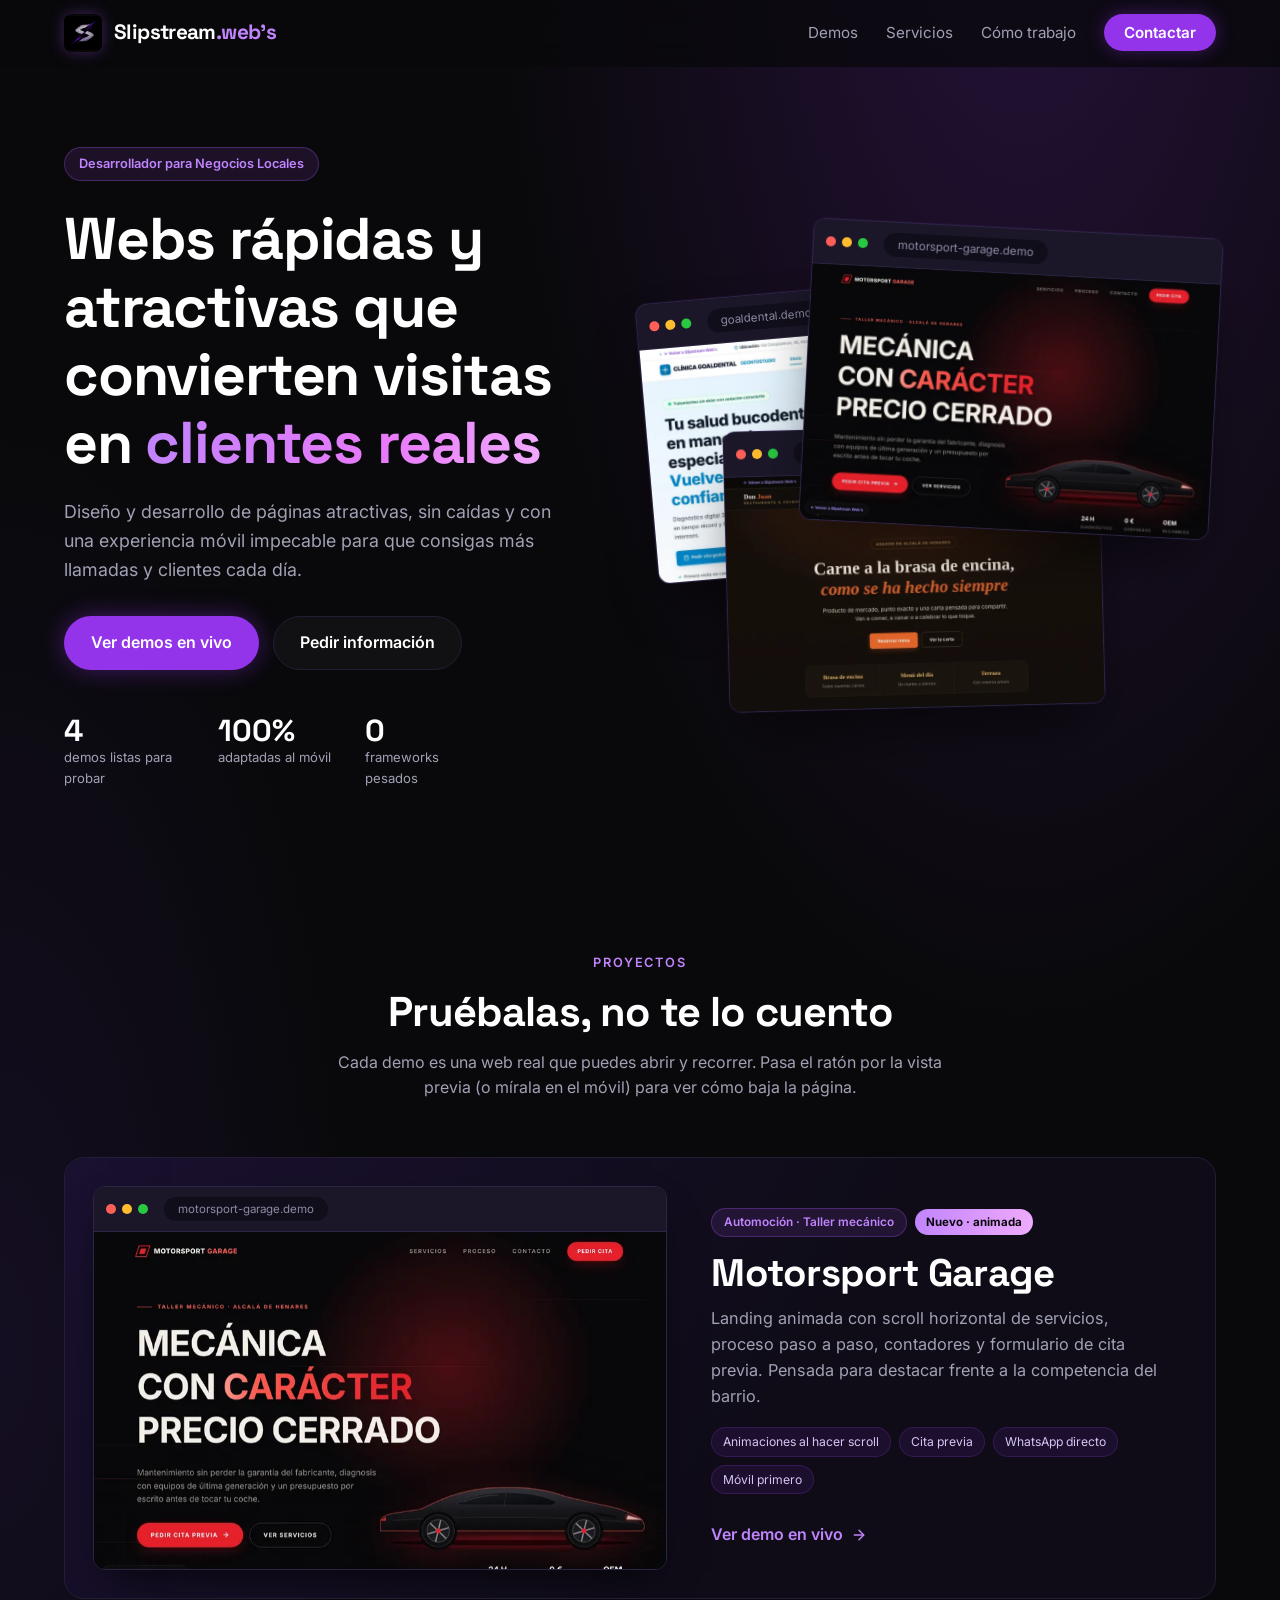
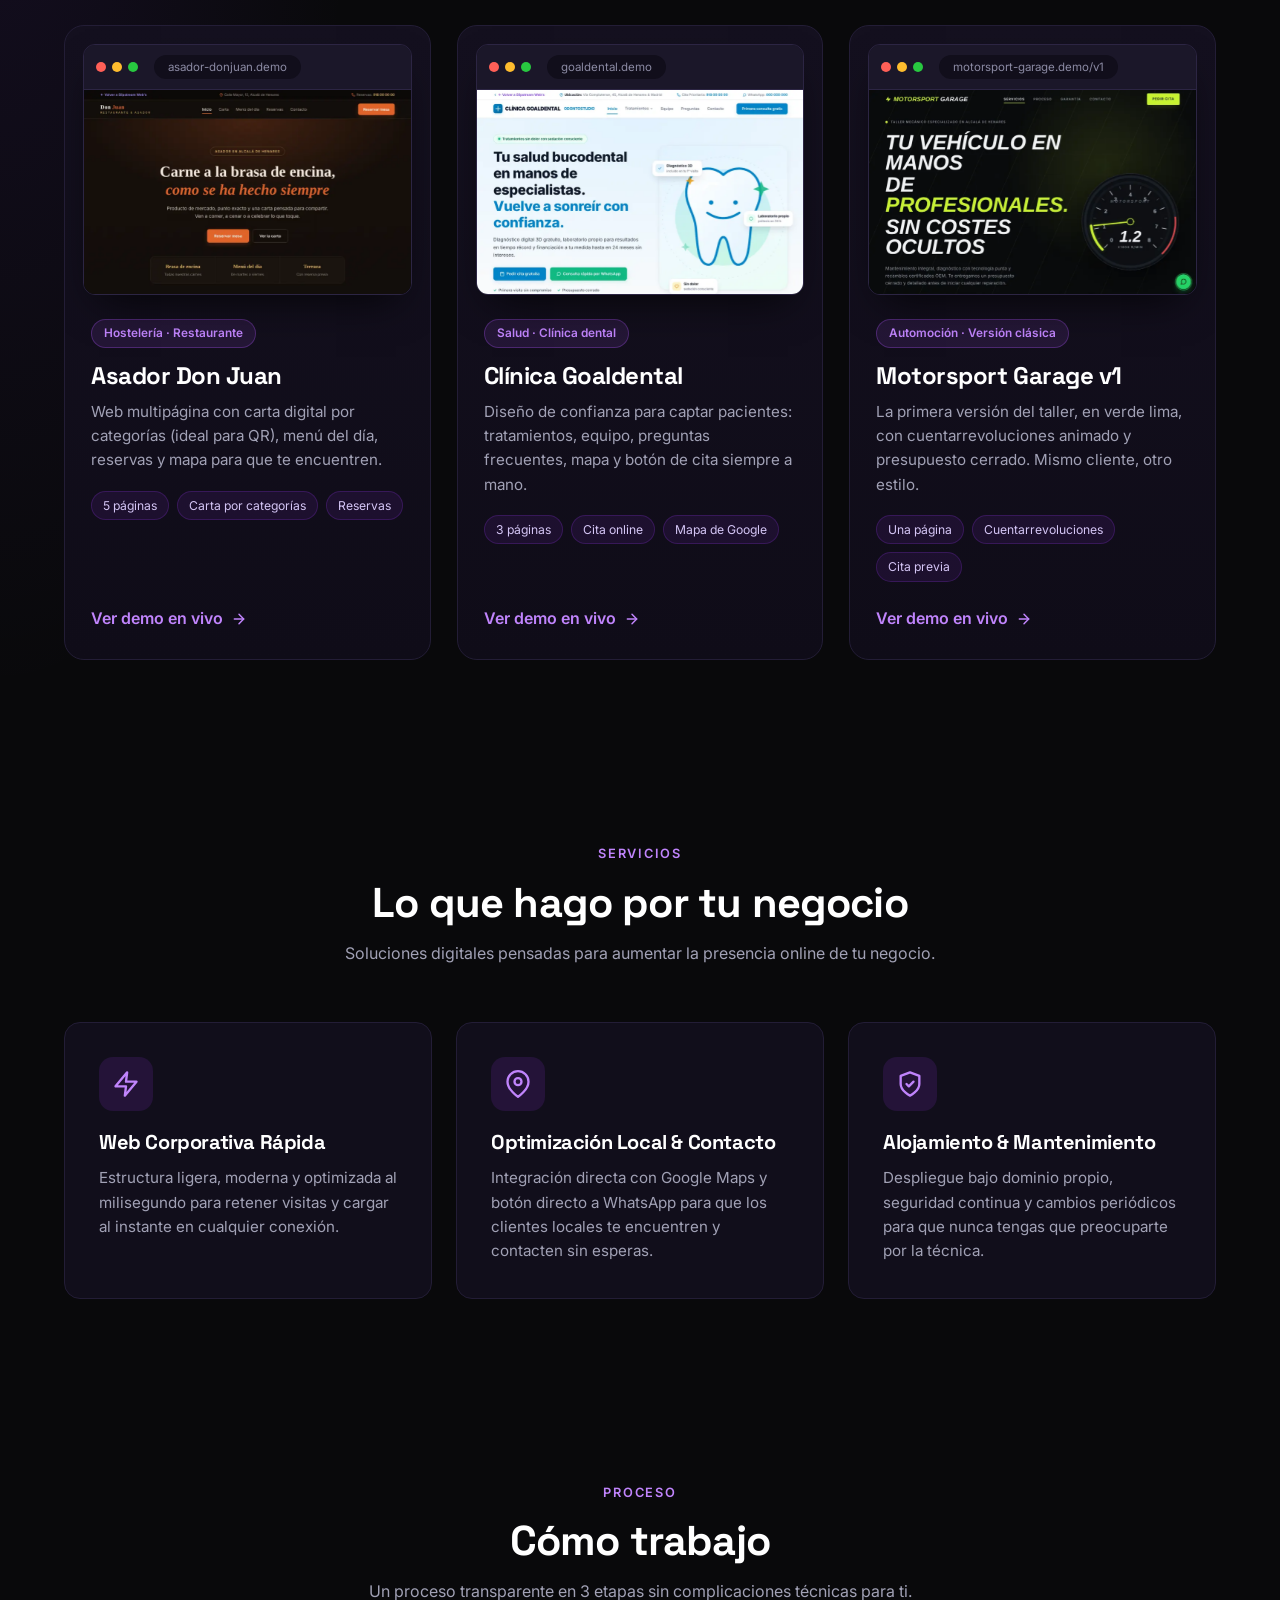
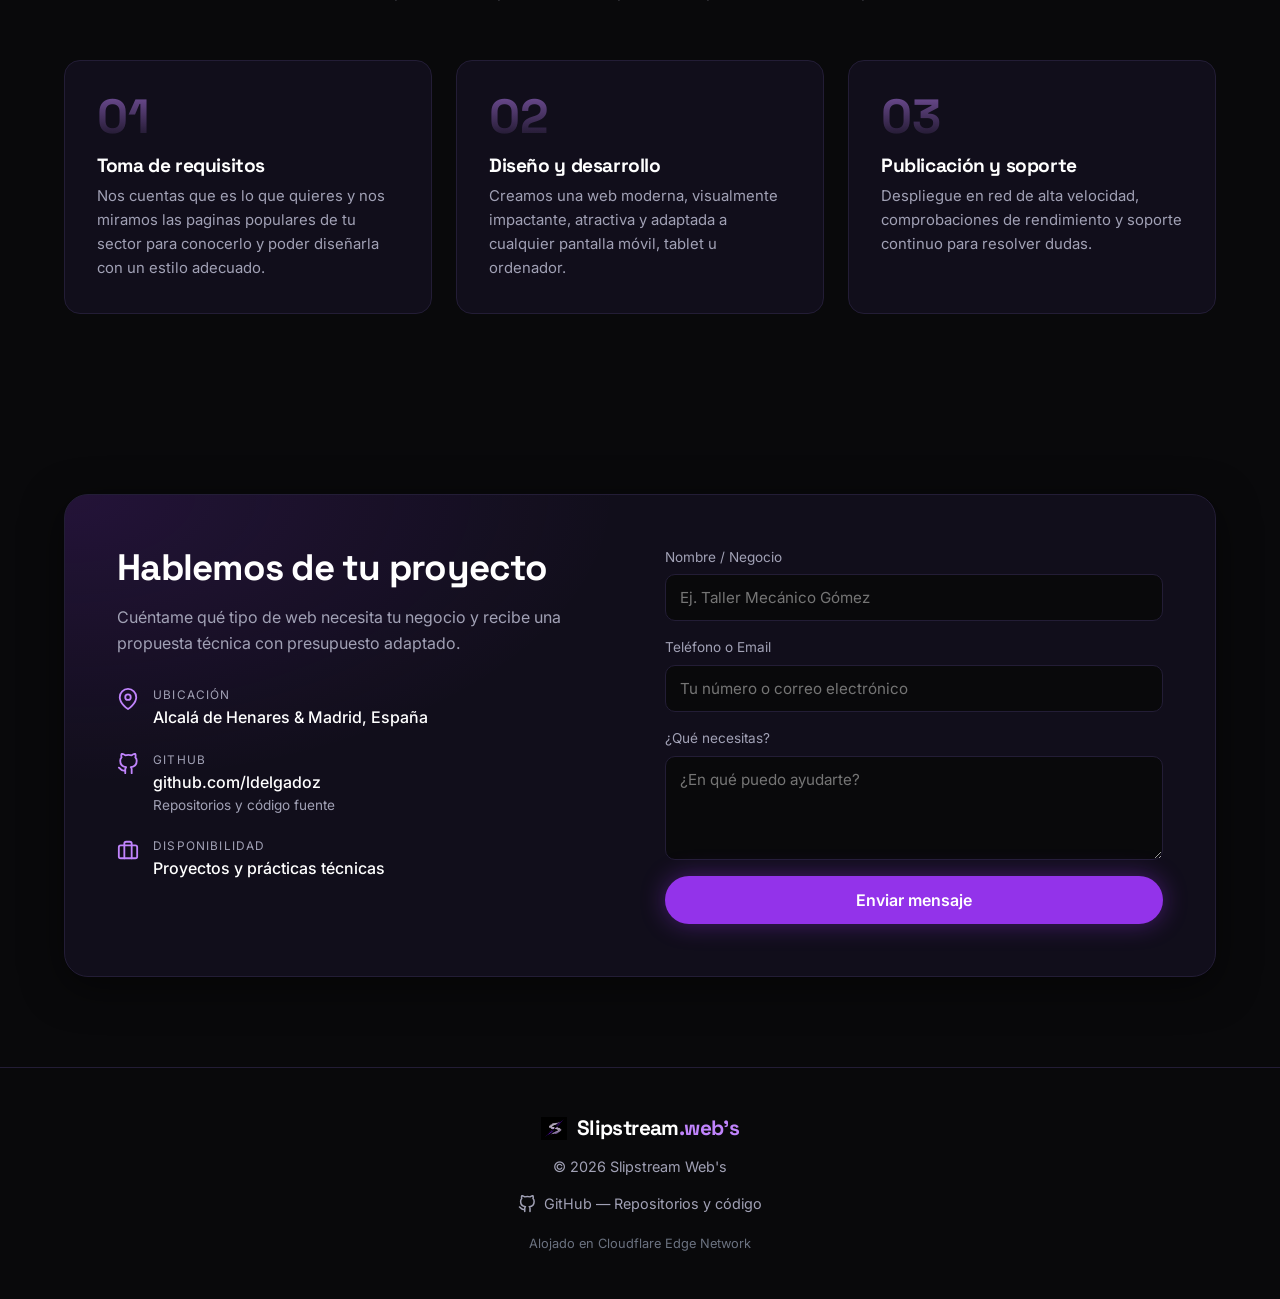
<file: index.html>
<!DOCTYPE html>
<html lang="es">
<head>
  <meta charset="UTF-8">
  <meta name="viewport" content="width=device-width, initial-scale=1.0">
  <title>Slipstream.web's | Webs ultra rápidas para negocios locales</title>
  <meta name="description" content="Diseño y desarrollo web profesional y ultra rápido para negocios locales. Consigue más clientes con una web moderna y optimizada.">
  <meta name="robots" content="index, follow">
  <meta name="google-site-verification" content="W9eFP6OTnBa0Vpkq2N8F_43-4FAUFdc419J_L50kn_U" />
  <meta name="theme-color" content="#09090b">
  <link rel="icon" type="image/png" href="img/slipstream_simbolo_sin_texto.png">
  <link rel="preconnect" href="https://fonts.googleapis.com">
  <link rel="preconnect" href="https://fonts.gstatic.com" crossorigin>
  <link href="https://fonts.googleapis.com/css2?family=Inter:wght@400;500;600&family=Space+Grotesk:wght@500;600;700&display=swap" rel="stylesheet">
  <script>document.documentElement.classList.add("js")</script>
  <link rel="stylesheet" href="style.css">
</head>
<body>

  <!-- NAVEGACIÓN -->
  <header class="navbar" id="navbar">
    <div class="container nav-content">
      <a href="#" class="brand">
        <img src="img/slipstream_simbolo_sin_texto.png" alt="Logo Slipstream Web's" class="brand-logo">
        <span class="brand-text">Slipstream<span>.web's</span></span>
      </a>
      <ul class="nav-links" id="navLinks">
        <li><a href="#demos">Demos</a></li>
        <li><a href="#servicios">Servicios</a></li>
        <li><a href="#proceso">Cómo trabajo</a></li>
        <li><a href="#contacto" class="btn-nav">Contactar</a></li>
      </ul>
      <button class="nav-toggle" id="navToggle" aria-expanded="false" aria-controls="navLinks" aria-label="Abrir menú"><span></span><span></span><span></span></button>
    </div>
  </header>

  <!-- HERO -->
  <section class="hero">
    <div class="container hero-grid">
      <div class="hero-content">
        <span class="badge">Desarrollador para Negocios Locales</span>
        <h1>Webs rápidas y atractivas que convierten visitas en <span>clientes reales</span></h1>
        <p>
          Diseño y desarrollo de páginas atractivas, sin caídas y con una experiencia móvil impecable para que consigas más llamadas y clientes cada día.
        </p>
        <div class="hero-actions">
          <a href="#demos" class="btn btn-primary">Ver demos en vivo</a>
          <a href="#contacto" class="btn btn-secondary">Pedir información</a>
        </div>
        <ul class="hero-stats">
          <li><strong>4</strong><span>demos listas para probar</span></li>
          <li><strong>100%</strong><span>adaptadas al móvil</span></li>
          <li><strong>0</strong><span>frameworks pesados</span></li>
        </ul>
      </div>
      <div class="hero-visual" aria-hidden="false">
        <div class="hf hf-a"><div class="browser "><div class="browser-bar"><span class="dot dot-red"></span><span class="dot dot-yellow"></span><span class="dot dot-green"></span><span class="browser-url">goaldental.demo</span></div><div class="shot"><img class="preview" src="img/previews/demo-clinica.webp" width="880" height="1581" alt="Demo de clínica dental" loading="lazy" decoding="async"></div></div></div><div class="hf hf-b"><div class="browser "><div class="browser-bar"><span class="dot dot-red"></span><span class="dot dot-yellow"></span><span class="dot dot-green"></span><span class="browser-url">motorsport-garage.demo</span></div><div class="shot"><img class="preview" src="img/previews/demo-taller-v2.webp" width="880" height="1134" alt="Demo de taller mecánico" fetchpriority="high" decoding="async"></div></div></div><div class="hf hf-c"><div class="browser "><div class="browser-bar"><span class="dot dot-red"></span><span class="dot dot-yellow"></span><span class="dot dot-green"></span><span class="browser-url">asador-donjuan.demo</span></div><div class="shot"><img class="preview" src="img/previews/demo-restaurante.webp" width="880" height="1581" alt="Demo de restaurante" loading="lazy" decoding="async"></div></div></div>
      </div>
    </div>
  </section>

  <!-- DEMOS -->
  <section id="demos">
    <div class="container">
      <div class="section-header reveal">
        <span class="eyebrow">Proyectos</span>
        <h2>Pruébalas, no te lo cuento</h2>
        <p>Cada demo es una web real que puedes abrir y recorrer. Pasa el ratón por la vista previa (o mírala en el móvil) para ver cómo baja la página.</p>
      </div>
      <div class="demos-grid">
        <article class="demo-card demo-featured reveal" style="--d:0">
          <a class="demo-media" href="demo-taller-v2/" aria-label="Abrir demo Motorsport Garage" tabindex="-1">
            <div class="browser "><div class="browser-bar"><span class="dot dot-red"></span><span class="dot dot-yellow"></span><span class="dot dot-green"></span><span class="browser-url">motorsport-garage.demo</span></div><div class="shot"><img class="preview" src="img/previews/demo-taller-v2.webp" width="880" height="1134" alt="Vista previa de la web demo de taller mecánico animada, en negro y rojo" loading="lazy" decoding="async"></div></div>
            <span class="demo-open">Abrir demo <svg xmlns="http://www.w3.org/2000/svg" width="16" height="16" viewBox="0 0 24 24" fill="none" stroke="currentColor" stroke-width="2.2" stroke-linecap="round" stroke-linejoin="round" aria-hidden="true"><line x1="5" y1="12" x2="19" y2="12"></line><polyline points="12 5 19 12 12 19"></polyline></svg></span>
          </a>
          <div class="demo-body">
            <div class="demo-meta"><span class="badge">Automoción · Taller mecánico</span><span class="demo-new">Nuevo · animada</span></div>
            <h3>Motorsport Garage</h3>
            <p>Landing animada con scroll horizontal de servicios, proceso paso a paso, contadores y formulario de cita previa. Pensada para destacar frente a la competencia del barrio.</p>
            <ul class="demo-feats"><li>Animaciones al hacer scroll</li><li>Cita previa</li><li>WhatsApp directo</li><li>Móvil primero</li></ul>
            <a class="demo-link" href="demo-taller-v2/">Ver demo en vivo <svg xmlns="http://www.w3.org/2000/svg" width="16" height="16" viewBox="0 0 24 24" fill="none" stroke="currentColor" stroke-width="2.2" stroke-linecap="round" stroke-linejoin="round" aria-hidden="true"><line x1="5" y1="12" x2="19" y2="12"></line><polyline points="12 5 19 12 12 19"></polyline></svg></a>
          </div>
        </article>

        <article class="demo-card reveal" style="--d:1">
          <a class="demo-media" href="demo-restaurante/" aria-label="Abrir demo Asador Don Juan" tabindex="-1">
            <div class="browser "><div class="browser-bar"><span class="dot dot-red"></span><span class="dot dot-yellow"></span><span class="dot dot-green"></span><span class="browser-url">asador-donjuan.demo</span></div><div class="shot"><img class="preview" src="img/previews/demo-restaurante.webp" width="880" height="1581" alt="Vista previa de la web demo de restaurante con carta y reservas" loading="lazy" decoding="async"></div></div>
            <span class="demo-open">Abrir demo <svg xmlns="http://www.w3.org/2000/svg" width="16" height="16" viewBox="0 0 24 24" fill="none" stroke="currentColor" stroke-width="2.2" stroke-linecap="round" stroke-linejoin="round" aria-hidden="true"><line x1="5" y1="12" x2="19" y2="12"></line><polyline points="12 5 19 12 12 19"></polyline></svg></span>
          </a>
          <div class="demo-body">
            <div class="demo-meta"><span class="badge">Hostelería · Restaurante</span></div>
            <h3>Asador Don Juan</h3>
            <p>Web multipágina con carta digital por categorías (ideal para QR), menú del día, reservas y mapa para que te encuentren.</p>
            <ul class="demo-feats"><li>5 páginas</li><li>Carta por categorías</li><li>Reservas</li></ul>
            <a class="demo-link" href="demo-restaurante/">Ver demo en vivo <svg xmlns="http://www.w3.org/2000/svg" width="16" height="16" viewBox="0 0 24 24" fill="none" stroke="currentColor" stroke-width="2.2" stroke-linecap="round" stroke-linejoin="round" aria-hidden="true"><line x1="5" y1="12" x2="19" y2="12"></line><polyline points="12 5 19 12 12 19"></polyline></svg></a>
          </div>
        </article>

        <article class="demo-card reveal" style="--d:2">
          <a class="demo-media" href="demo-clinica/" aria-label="Abrir demo Clínica Goaldental" tabindex="-1">
            <div class="browser "><div class="browser-bar"><span class="dot dot-red"></span><span class="dot dot-yellow"></span><span class="dot dot-green"></span><span class="browser-url">goaldental.demo</span></div><div class="shot"><img class="preview" src="img/previews/demo-clinica.webp" width="880" height="1581" alt="Vista previa de la web demo de clínica dental en azul y blanco" loading="lazy" decoding="async"></div></div>
            <span class="demo-open">Abrir demo <svg xmlns="http://www.w3.org/2000/svg" width="16" height="16" viewBox="0 0 24 24" fill="none" stroke="currentColor" stroke-width="2.2" stroke-linecap="round" stroke-linejoin="round" aria-hidden="true"><line x1="5" y1="12" x2="19" y2="12"></line><polyline points="12 5 19 12 12 19"></polyline></svg></span>
          </a>
          <div class="demo-body">
            <div class="demo-meta"><span class="badge">Salud · Clínica dental</span></div>
            <h3>Clínica Goaldental</h3>
            <p>Diseño de confianza para captar pacientes: tratamientos, equipo, preguntas frecuentes, mapa y botón de cita siempre a mano.</p>
            <ul class="demo-feats"><li>3 páginas</li><li>Cita online</li><li>Mapa de Google</li></ul>
            <a class="demo-link" href="demo-clinica/">Ver demo en vivo <svg xmlns="http://www.w3.org/2000/svg" width="16" height="16" viewBox="0 0 24 24" fill="none" stroke="currentColor" stroke-width="2.2" stroke-linecap="round" stroke-linejoin="round" aria-hidden="true"><line x1="5" y1="12" x2="19" y2="12"></line><polyline points="12 5 19 12 12 19"></polyline></svg></a>
          </div>
        </article>

        <article class="demo-card reveal" style="--d:3">
          <a class="demo-media" href="demo-taller/" aria-label="Abrir demo Motorsport Garage v1" tabindex="-1">
            <div class="browser "><div class="browser-bar"><span class="dot dot-red"></span><span class="dot dot-yellow"></span><span class="dot dot-green"></span><span class="browser-url">motorsport-garage.demo/v1</span></div><div class="shot"><img class="preview" src="img/previews/demo-taller.webp" width="880" height="1581" alt="Vista previa de la primera versión de la web demo de taller, en negro y verde lima" loading="lazy" decoding="async"></div></div>
            <span class="demo-open">Abrir demo <svg xmlns="http://www.w3.org/2000/svg" width="16" height="16" viewBox="0 0 24 24" fill="none" stroke="currentColor" stroke-width="2.2" stroke-linecap="round" stroke-linejoin="round" aria-hidden="true"><line x1="5" y1="12" x2="19" y2="12"></line><polyline points="12 5 19 12 12 19"></polyline></svg></span>
          </a>
          <div class="demo-body">
            <div class="demo-meta"><span class="badge">Automoción · Versión clásica</span></div>
            <h3>Motorsport Garage v1</h3>
            <p>La primera versión del taller, en verde lima, con cuentarrevoluciones animado y presupuesto cerrado. Mismo cliente, otro estilo.</p>
            <ul class="demo-feats"><li>Una página</li><li>Cuentarrevoluciones</li><li>Cita previa</li></ul>
            <a class="demo-link" href="demo-taller/">Ver demo en vivo <svg xmlns="http://www.w3.org/2000/svg" width="16" height="16" viewBox="0 0 24 24" fill="none" stroke="currentColor" stroke-width="2.2" stroke-linecap="round" stroke-linejoin="round" aria-hidden="true"><line x1="5" y1="12" x2="19" y2="12"></line><polyline points="12 5 19 12 12 19"></polyline></svg></a>
          </div>
        </article>
      </div>
    </div>
  </section>

  <!-- SERVICIOS -->
  <section id="servicios">
    <div class="container">
      <div class="section-header reveal">
        <span class="eyebrow">Servicios</span>
        <h2>Lo que hago por tu negocio</h2>
        <p>Soluciones digitales pensadas para aumentar la presencia online de tu negocio.</p>
      </div>
      <div class="grid-cards">
        <div class="card reveal" style="--d:0">
          <div class="card-icon"><svg xmlns="http://www.w3.org/2000/svg" width="28" height="28" viewBox="0 0 24 24" fill="none" stroke="currentColor" stroke-width="2" stroke-linecap="round" stroke-linejoin="round"><polygon points="13 2 3 14 12 14 11 22 21 10 12 10 13 2"></polygon></svg></div>
          <h3>Web Corporativa Rápida</h3>
          <p>Estructura ligera, moderna y optimizada al milisegundo para retener visitas y cargar al instante en cualquier conexión.</p>
        </div>
        <div class="card reveal" style="--d:1">
          <div class="card-icon"><svg xmlns="http://www.w3.org/2000/svg" width="28" height="28" viewBox="0 0 24 24" fill="none" stroke="currentColor" stroke-width="2" stroke-linecap="round" stroke-linejoin="round"><path d="M21 10c0 7-9 13-9 13s-9-6-9-13a9 9 0 0 1 18 0z"></path><circle cx="12" cy="10" r="3"></circle></svg></div>
          <h3>Optimización Local &amp; Contacto</h3>
          <p>Integración directa con Google Maps y botón directo a WhatsApp para que los clientes locales te encuentren y contacten sin esperas.</p>
        </div>
        <div class="card reveal" style="--d:2">
          <div class="card-icon"><svg xmlns="http://www.w3.org/2000/svg" width="28" height="28" viewBox="0 0 24 24" fill="none" stroke="currentColor" stroke-width="2" stroke-linecap="round" stroke-linejoin="round"><path d="M12 22s8-4 8-10V5l-8-3-8 3v7c0 6 8 10 8 10z"></path><polyline points="9 12 11 14 15 10"></polyline></svg></div>
          <h3>Alojamiento &amp; Mantenimiento</h3>
          <p>Despliegue bajo dominio propio, seguridad continua y cambios periódicos para que nunca tengas que preocuparte por la técnica.</p>
        </div>
      </div>
    </div>
  </section>

  <!-- PROCESO -->
  <section id="proceso">
    <div class="container">
      <div class="section-header reveal">
        <span class="eyebrow">Proceso</span>
        <h2>Cómo trabajo</h2>
        <p>Un proceso transparente en 3 etapas sin complicaciones técnicas para ti.</p>
      </div>
      <div class="steps-grid">
        <div class="step reveal" style="--d:0">
          <span class="step-num">01</span>
          <h4>Toma de requisitos</h4>
          <p>Nos cuentas que es lo que quieres y nos miramos las paginas populares de tu sector para conocerlo y poder diseñarla con un estilo adecuado.</p>
        </div>
        <div class="step reveal" style="--d:1">
          <span class="step-num">02</span>
          <h4>Diseño y desarrollo</h4>
          <p>Creamos una web moderna, visualmente impactante, atractiva y adaptada a cualquier pantalla móvil, tablet u ordenador.</p>
        </div>
        <div class="step reveal" style="--d:2">
          <span class="step-num">03</span>
          <h4>Publicación y soporte</h4>
          <p>Despliegue en red de alta velocidad, comprobaciones de rendimiento y soporte continuo para resolver dudas.</p>
        </div>
      </div>
    </div>
  </section>

  <!-- CONTACTO -->
  <section id="contacto" class="reveal-section">
    <div class="container">
      <div class="contact-container">
        
        <!-- Columna Izquierda: Información Técnica y Contacto -->
        <div class="contact-info">
          <h2>Hablemos de tu proyecto</h2>
          <p>Cuéntame qué tipo de web necesita tu negocio y recibe una propuesta técnica con presupuesto adaptado.</p>

          <div class="direct-contact">
            <!-- Ubicación -->
            <div class="contact-item">
              <svg class="contact-icon" xmlns="http://www.w3.org/2000/svg" width="22" height="22" viewBox="0 0 24 24" fill="none" stroke="currentColor" stroke-width="2" stroke-linecap="round" stroke-linejoin="round">
                <path d="M21 10c0 7-9 13-9 13s-9-6-9-13a9 9 0 0 1 18 0z"></path>
                <circle cx="12" cy="10" r="3"></circle>
              </svg>
              <div class="contact-details">
                <span class="contact-label">Ubicación</span>
                <span class="contact-value">Alcalá de Henares & Madrid, España</span>
              </div>
            </div>

            <!-- GitHub -->
            <div class="contact-item">
              <svg class="contact-icon" xmlns="http://www.w3.org/2000/svg" width="22" height="22" viewBox="0 0 24 24" fill="none" stroke="currentColor" stroke-width="2" stroke-linecap="round" stroke-linejoin="round">
                <path d="M9 19c-5 1.5-5-2.5-7-3m14 6v-3.87a3.37 3.37 0 0 0-.94-2.61c3.14-.35 6.44-1.54 6.44-7A5.44 5.44 0 0 0 20 4.77 5.07 5.07 0 0 0 19.91 1S18.73.65 16 2.48a13.38 13.38 0 0 0-7 0C6.27.65 5.09 1 5.09 1A5.07 5.07 0 0 0 5 4.77a5.44 5.44 0 0 0-1.5 3.78c0 5.42 3.3 6.61 6.44 7A3.37 3.37 0 0 0 9 18.13V22"></path>
              </svg>
              <div class="contact-details">
                <span class="contact-label">GitHub</span>
                <a href="https://github.com/ldelgadoz" target="_blank" rel="noopener noreferrer" class="contact-link">
                  <span>github.com/ldelgadoz</span>
                </a>
                <span class="contact-desc">Repositorios y código fuente</span>
              </div>
            </div>

            <!-- Disponibilidad -->
            <div class="contact-item">
              <svg class="contact-icon" xmlns="http://www.w3.org/2000/svg" width="22" height="22" viewBox="0 0 24 24" fill="none" stroke="currentColor" stroke-width="2" stroke-linecap="round" stroke-linejoin="round">
                <rect x="2" y="7" width="20" height="14" rx="2" ry="2"></rect>
                <path d="M16 21V5a2 2 0 0 0-2-2h-4a2 2 0 0 0-2 2v16"></path>
              </svg>
              <div class="contact-details">
                <span class="contact-label">Disponibilidad</span>
                <span class="contact-value">Proyectos y prácticas técnicas</span>
              </div>
            </div>
          </div>
        </div>

        <!-- Columna Derecha: Formulario Web3Forms -->
        <form class="contact-form" action="https://api.web3forms.com/submit" method="POST">
          <!-- Configuración Web3Forms -->
          <input type="hidden" name="access_key" value="0ffc6c0f-3380-46e3-b385-d9b1cf0b16fe">
          <input type="hidden" name="subject" value="Nuevo contacto desde Slipstream Web's">
          <input type="checkbox" name="botcheck" class="hidden" style="display: none;">

          <div class="form-group">
            <label for="nombre">Nombre / Negocio</label>
            <input type="text" id="nombre" name="nombre" placeholder="Ej. Taller Mecánico Gómez" required>
          </div>
          <div class="form-group">
            <label for="contacto">Teléfono o Email</label>
            <input type="text" id="contacto" name="contacto" placeholder="Tu número o correo electrónico" required>
          </div>
          <div class="form-group">
            <label for="mensaje">¿Qué necesitas?</label>
            <textarea id="mensaje" name="mensaje" rows="4" placeholder="¿En qué puedo ayudarte?" required></textarea>
          </div>
          <button type="submit" class="btn btn-primary btn-block">Enviar mensaje</button>
        </form>

      </div>
    </div>
  </section>

  <!-- FOOTER -->

  <footer>
    <div class="container footer-content">
      <div class="footer-brand">
        <img src="img/slipstream_simbolo_sin_texto.png" alt="Slipstream Web's" class="footer-logo">
        <span class="brand-text">Slipstream<span>.web's</span></span>
      </div>
      <p>© 2026 Slipstream Web's</p>
      <div class="footer-social">
        <a href="https://github.com/ldelgadoz" target="_blank" rel="noopener noreferrer">
          <svg xmlns="http://www.w3.org/2000/svg" width="18" height="18" viewBox="0 0 24 24" fill="none" stroke="currentColor" stroke-width="2" stroke-linecap="round" stroke-linejoin="round">
            <path d="M9 19c-5 1.5-5-2.5-7-3m14 6v-3.87a3.37 3.37 0 0 0-.94-2.61c3.14-.35 6.44-1.54 6.44-7A5.44 5.44 0 0 0 20 4.77 5.07 5.07 0 0 0 19.91 1S18.73.65 16 2.48a13.38 13.38 0 0 0-7 0C6.27.65 5.09 1 5.09 1A5.07 5.07 0 0 0 5 4.77a5.44 5.44 0 0 0-1.5 3.78c0 5.42 3.3 6.61 6.44 7A3.37 3.37 0 0 0 9 18.13V22"></path>
          </svg>
          <span>GitHub — Repositorios y código</span>
        </a>
      </div>
      <p class="footer-sub">Alojado en Cloudflare Edge Network</p>
    </div>
  </footer>

  <script src="script.js" defer></script>
</body>
</html>
</file>
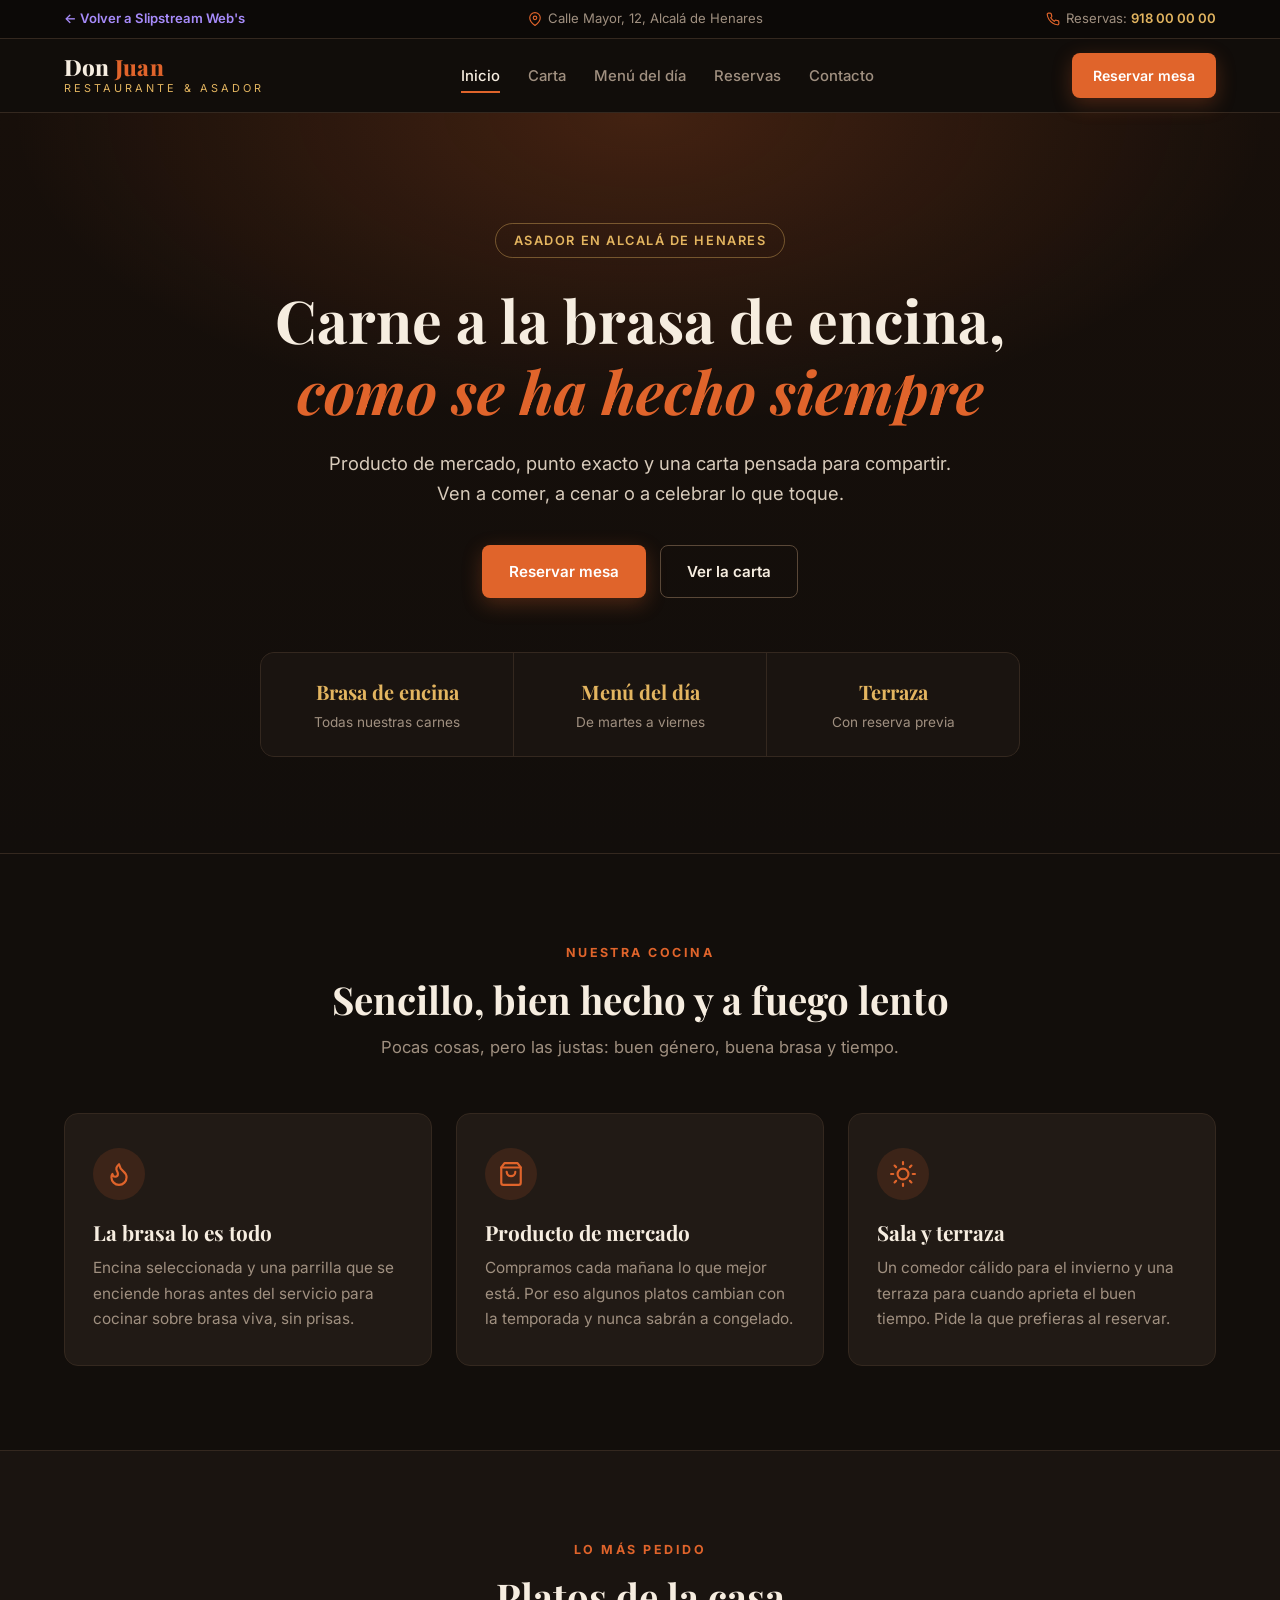
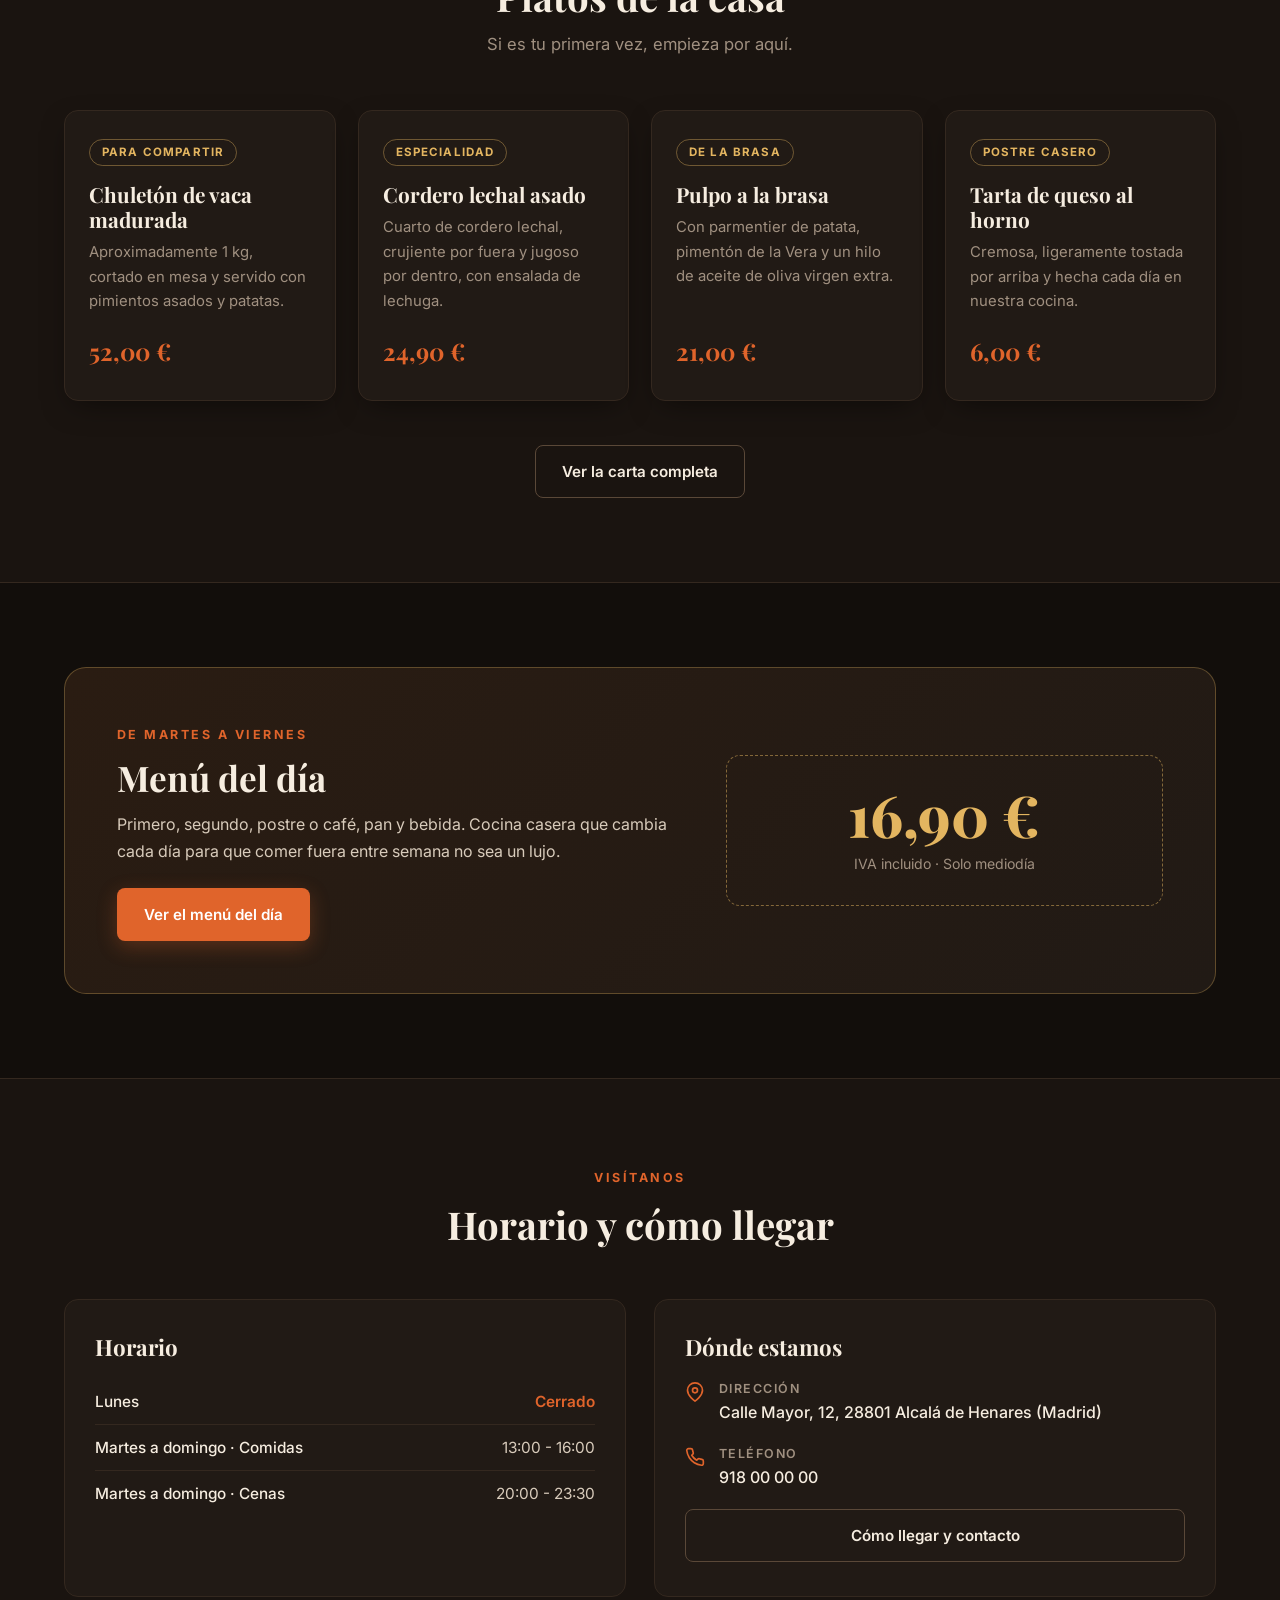
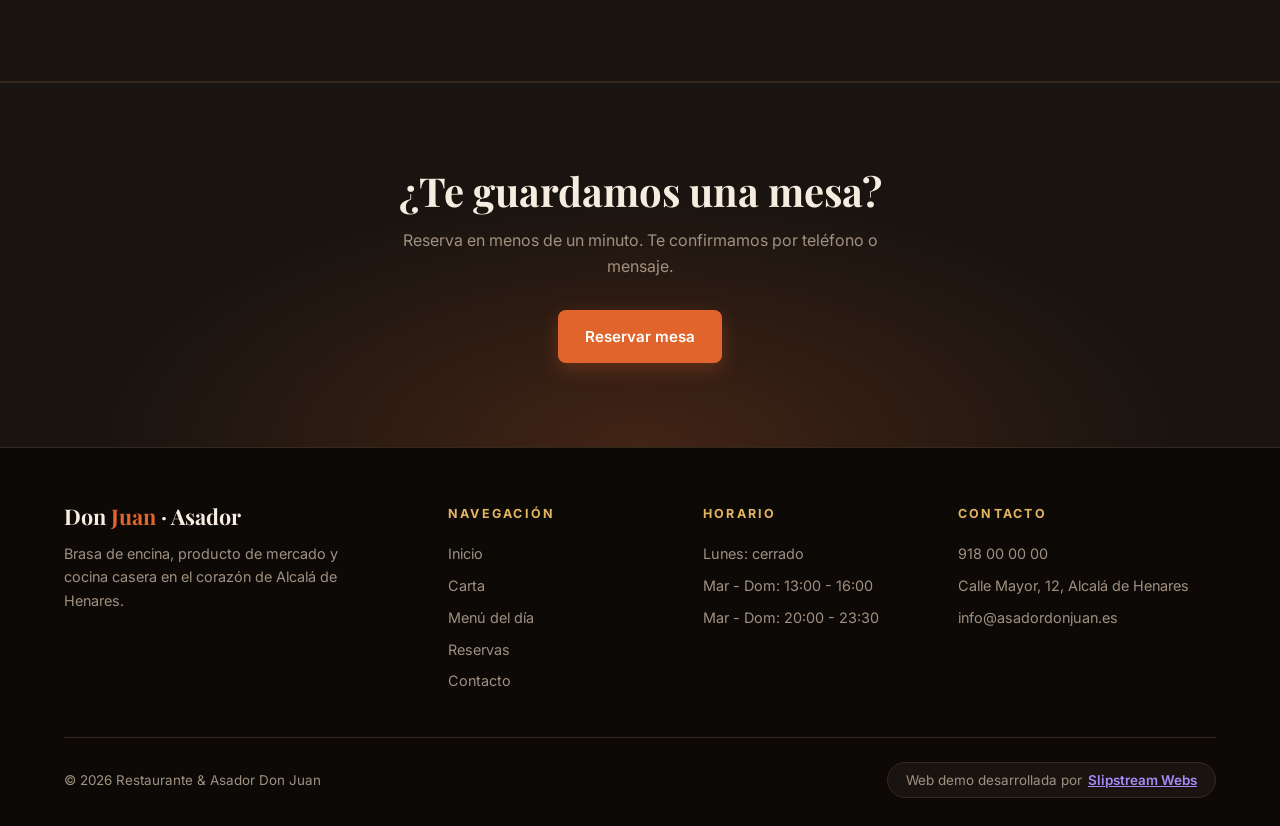
<file: demo-restaurante/index.html>
<!DOCTYPE html>
<html lang="es">
<head>
  <meta charset="UTF-8">
  <meta name="viewport" content="width=device-width, initial-scale=1.0">
  <meta name="description" content="Restaurante & Asador Don Juan en Alcalá de Henares. Carne a la brasa de encina, producto de mercado y menú del día. Reserva tu mesa online.">
  <title>Restaurante & Asador Don Juan | Brasa de encina en Alcalá de Henares</title>

  <!-- Google Fonts: Playfair Display + Inter -->
  <link rel="preconnect" href="https://fonts.googleapis.com">
  <link rel="preconnect" href="https://fonts.gstatic.com" crossorigin>
  <link href="https://fonts.googleapis.com/css2?family=Inter:wght@400;500;600;700&family=Playfair+Display:wght@600;700;800&display=swap" rel="stylesheet">

  <link rel="stylesheet" href="style.css">
</head>
<body>

  <!-- TOP BAR -->
  <div class="top-bar">
    <div class="container">
      <div class="top-bar-item">
        <a href="../index.html" class="back-to-slipstream">← Volver a Slipstream Web's</a>
      </div>
      <div class="top-bar-item">
        <svg xmlns="http://www.w3.org/2000/svg" width="14" height="14" viewBox="0 0 24 24" fill="none" stroke="currentColor" stroke-width="2" stroke-linecap="round" stroke-linejoin="round">
          <path d="M21 10c0 7-9 13-9 13s-9-6-9-13a9 9 0 0 1 18 0z"></path>
          <circle cx="12" cy="10" r="3"></circle>
        </svg>
        <span>Calle Mayor, 12, Alcalá de Henares</span>
      </div>
      <div class="top-bar-item">
        <svg xmlns="http://www.w3.org/2000/svg" width="14" height="14" viewBox="0 0 24 24" fill="none" stroke="currentColor" stroke-width="2" stroke-linecap="round" stroke-linejoin="round">
          <path d="M22 16.92v3a2 2 0 0 1-2.18 2 19.79 19.79 0 0 1-8.63-3.07 19.5 19.5 0 0 1-6-6 19.79 19.79 0 0 1-3.07-8.67A2 2 0 0 1 4.11 2h3a2 2 0 0 1 2 1.72 12.84 12.84 0 0 0 .7 2.81 2 2 0 0 1-.45 2.11L8.09 9.91a16 16 0 0 0 6 6l1.27-1.27a2 2 0 0 1 2.11-.45 12.84 12.84 0 0 0 2.81.7A2 2 0 0 1 22 16.92z"></path>
        </svg>
        <span>Reservas: <a href="tel:+34918000000" class="top-bar-link">918 00 00 00</a></span>
      </div>
    </div>
  </div>

  <!-- NAVBAR -->
  <header class="navbar">
    <div class="container nav-content">
      <a href="index.html" class="brand">
        <span class="brand-name">Don <em>Juan</em></span>
        <span class="brand-sub">Restaurante &amp; Asador</span>
      </a>
      <button class="nav-toggle" aria-label="Abrir menú" aria-expanded="false" aria-controls="nav-menu">
        <span></span><span></span><span></span>
      </button>
      <ul class="nav-links" id="nav-menu">
        <li><a href="index.html" class="nav-link active">Inicio</a></li>
        <li><a href="carta.html" class="nav-link">Carta</a></li>
        <li><a href="menu-del-dia.html" class="nav-link">Menú del día</a></li>
        <li><a href="reservas.html" class="nav-link">Reservas</a></li>
        <li><a href="contacto.html" class="nav-link">Contacto</a></li>
        <li class="nav-cta-mobile"><a href="reservas.html" class="btn btn-primary btn-block">Reservar mesa</a></li>
      </ul>
      <a href="reservas.html" class="btn btn-primary btn-nav">Reservar mesa</a>
    </div>
  </header>

  <!-- HERO -->
  <section class="hero">
    <div class="container hero-content">
      <span class="hero-badge">Asador en Alcalá de Henares</span>
      <h1>Carne a la brasa de encina, <span>como se ha hecho siempre</span></h1>
      <p class="hero-subtitle">
        Producto de mercado, punto exacto y una carta pensada para compartir. Ven a comer, a cenar o a celebrar lo que toque.
      </p>
      <div class="hero-cta-group">
        <a href="reservas.html" class="btn btn-primary">Reservar mesa</a>
        <a href="carta.html" class="btn btn-outline">Ver la carta</a>
      </div>

      <div class="hero-facts">
        <div class="hero-fact">
          <strong>Brasa de encina</strong>
          <span>Todas nuestras carnes</span>
        </div>
        <div class="hero-fact">
          <strong>Menú del día</strong>
          <span>De martes a viernes</span>
        </div>
        <div class="hero-fact">
          <strong>Terraza</strong>
          <span>Con reserva previa</span>
        </div>
      </div>
    </div>
  </section>

  <!-- POR QUÉ DON JUAN -->
  <section>
    <div class="container">
      <div class="section-header">
        <span class="section-tag">Nuestra cocina</span>
        <h2>Sencillo, bien hecho y a fuego lento</h2>
        <p>Pocas cosas, pero las justas: buen género, buena brasa y tiempo.</p>
      </div>

      <div class="values-grid">
        <div class="value-card">
          <div class="value-icon">
            <svg xmlns="http://www.w3.org/2000/svg" width="26" height="26" viewBox="0 0 24 24" fill="none" stroke="currentColor" stroke-width="2" stroke-linecap="round" stroke-linejoin="round">
              <path d="M8.5 14.5A2.5 2.5 0 0 0 11 12c0-1.38-.5-2-1-3-1.072-2.143-.224-4.054 2-6 .5 2.5 2 4.9 4 6.5 2 1.6 3 3.5 3 5.5a7 7 0 1 1-14 0c0-1.153.433-2.294 1-3a2.5 2.5 0 0 0 2.5 2.5z"></path>
            </svg>
          </div>
          <h3>La brasa lo es todo</h3>
          <p>Encina seleccionada y una parrilla que se enciende horas antes del servicio para cocinar sobre brasa viva, sin prisas.</p>
        </div>

        <div class="value-card">
          <div class="value-icon">
            <svg xmlns="http://www.w3.org/2000/svg" width="26" height="26" viewBox="0 0 24 24" fill="none" stroke="currentColor" stroke-width="2" stroke-linecap="round" stroke-linejoin="round">
              <path d="M6 2L3 6v14a2 2 0 0 0 2 2h14a2 2 0 0 0 2-2V6l-3-4z"></path>
              <line x1="3" y1="6" x2="21" y2="6"></line>
              <path d="M16 10a4 4 0 0 1-8 0"></path>
            </svg>
          </div>
          <h3>Producto de mercado</h3>
          <p>Compramos cada mañana lo que mejor está. Por eso algunos platos cambian con la temporada y nunca sabrán a congelado.</p>
        </div>

        <div class="value-card">
          <div class="value-icon">
            <svg xmlns="http://www.w3.org/2000/svg" width="26" height="26" viewBox="0 0 24 24" fill="none" stroke="currentColor" stroke-width="2" stroke-linecap="round" stroke-linejoin="round">
              <circle cx="12" cy="12" r="5"></circle>
              <line x1="12" y1="1" x2="12" y2="3"></line>
              <line x1="12" y1="21" x2="12" y2="23"></line>
              <line x1="4.22" y1="4.22" x2="5.64" y2="5.64"></line>
              <line x1="18.36" y1="18.36" x2="19.78" y2="19.78"></line>
              <line x1="1" y1="12" x2="3" y2="12"></line>
              <line x1="21" y1="12" x2="23" y2="12"></line>
              <line x1="4.22" y1="19.78" x2="5.64" y2="18.36"></line>
              <line x1="18.36" y1="5.64" x2="19.78" y2="4.22"></line>
            </svg>
          </div>
          <h3>Sala y terraza</h3>
          <p>Un comedor cálido para el invierno y una terraza para cuando aprieta el buen tiempo. Pide la que prefieras al reservar.</p>
        </div>
      </div>
    </div>
  </section>

  <!-- PLATOS ESTRELLA -->
  <section class="alt-bg">
    <div class="container">
      <div class="section-header">
        <span class="section-tag">Lo más pedido</span>
        <h2>Platos de la casa</h2>
        <p>Si es tu primera vez, empieza por aquí.</p>
      </div>

      <div class="signature-grid">
        <article class="signature-card">
          <span class="signature-tag">Para compartir</span>
          <h3>Chuletón de vaca madurada</h3>
          <p>Aproximadamente 1 kg, cortado en mesa y servido con pimientos asados y patatas.</p>
          <span class="signature-price">52,00 €</span>
        </article>

        <article class="signature-card">
          <span class="signature-tag">Especialidad</span>
          <h3>Cordero lechal asado</h3>
          <p>Cuarto de cordero lechal, crujiente por fuera y jugoso por dentro, con ensalada de lechuga.</p>
          <span class="signature-price">24,90 €</span>
        </article>

        <article class="signature-card">
          <span class="signature-tag">De la brasa</span>
          <h3>Pulpo a la brasa</h3>
          <p>Con parmentier de patata, pimentón de la Vera y un hilo de aceite de oliva virgen extra.</p>
          <span class="signature-price">21,00 €</span>
        </article>

        <article class="signature-card">
          <span class="signature-tag">Postre casero</span>
          <h3>Tarta de queso al horno</h3>
          <p>Cremosa, ligeramente tostada por arriba y hecha cada día en nuestra cocina.</p>
          <span class="signature-price">6,00 €</span>
        </article>
      </div>

      <div class="center-action">
        <a href="carta.html" class="btn btn-outline">Ver la carta completa</a>
      </div>
    </div>
  </section>

  <!-- MENÚ DEL DÍA -->
  <section>
    <div class="container">
      <div class="daily-banner">
        <div>
          <span class="section-tag">De martes a viernes</span>
          <h2>Menú del día</h2>
          <p>Primero, segundo, postre o café, pan y bebida. Cocina casera que cambia cada día para que comer fuera entre semana no sea un lujo.</p>
          <a href="menu-del-dia.html" class="btn btn-primary">Ver el menú del día</a>
        </div>
        <div class="daily-price-box">
          <div class="price">16,90 €</div>
          <span>IVA incluido · Solo mediodía</span>
        </div>
      </div>
    </div>
  </section>

  <!-- HORARIO Y UBICACIÓN -->
  <section class="alt-bg">
    <div class="container">
      <div class="section-header">
        <span class="section-tag">Visítanos</span>
        <h2>Horario y cómo llegar</h2>
      </div>

      <div class="info-split">
        <div class="info-card">
          <h3>Horario</h3>
          <ul class="hours-list">
            <li><span>Lunes</span><span class="closed">Cerrado</span></li>
            <li><span>Martes a domingo · Comidas</span><span>13:00 - 16:00</span></li>
            <li><span>Martes a domingo · Cenas</span><span>20:00 - 23:30</span></li>
          </ul>
        </div>

        <div class="info-card">
          <h3>Dónde estamos</h3>
          <div class="info-line">
            <svg xmlns="http://www.w3.org/2000/svg" width="20" height="20" viewBox="0 0 24 24" fill="none" stroke="currentColor" stroke-width="2" stroke-linecap="round" stroke-linejoin="round">
              <path d="M21 10c0 7-9 13-9 13s-9-6-9-13a9 9 0 0 1 18 0z"></path>
              <circle cx="12" cy="10" r="3"></circle>
            </svg>
            <div>
              <strong>Dirección</strong>
              <span>Calle Mayor, 12, 28801 Alcalá de Henares (Madrid)</span>
            </div>
          </div>
          <div class="info-line">
            <svg xmlns="http://www.w3.org/2000/svg" width="20" height="20" viewBox="0 0 24 24" fill="none" stroke="currentColor" stroke-width="2" stroke-linecap="round" stroke-linejoin="round">
              <path d="M22 16.92v3a2 2 0 0 1-2.18 2 19.79 19.79 0 0 1-8.63-3.07 19.5 19.5 0 0 1-6-6 19.79 19.79 0 0 1-3.07-8.67A2 2 0 0 1 4.11 2h3a2 2 0 0 1 2 1.72 12.84 12.84 0 0 0 .7 2.81 2 2 0 0 1-.45 2.11L8.09 9.91a16 16 0 0 0 6 6l1.27-1.27a2 2 0 0 1 2.11-.45 12.84 12.84 0 0 0 2.81.7A2 2 0 0 1 22 16.92z"></path>
            </svg>
            <div>
              <strong>Teléfono</strong>
              <a href="tel:+34918000000">918 00 00 00</a>
            </div>
          </div>
          <a href="contacto.html" class="btn btn-outline btn-block">Cómo llegar y contacto</a>
        </div>
      </div>
    </div>
  </section>

  <!-- CTA FINAL -->
  <section class="cta-final">
    <div class="container">
      <h2>¿Te guardamos una mesa?</h2>
      <p>Reserva en menos de un minuto. Te confirmamos por teléfono o mensaje.</p>
      <a href="reservas.html" class="btn btn-primary">Reservar mesa</a>
    </div>
  </section>

  <!-- FOOTER -->
  <footer>
    <div class="container">
      <div class="footer-grid">
        <div class="footer-brand">
          <h4>Don <em>Juan</em> · Asador</h4>
          <p>Brasa de encina, producto de mercado y cocina casera en el corazón de Alcalá de Henares.</p>
        </div>
        <div class="footer-col">
          <h5>Navegación</h5>
          <ul>
            <li><a href="index.html">Inicio</a></li>
            <li><a href="carta.html">Carta</a></li>
            <li><a href="menu-del-dia.html">Menú del día</a></li>
            <li><a href="reservas.html">Reservas</a></li>
            <li><a href="contacto.html">Contacto</a></li>
          </ul>
        </div>
        <div class="footer-col">
          <h5>Horario</h5>
          <ul>
            <li>Lunes: cerrado</li>
            <li>Mar - Dom: 13:00 - 16:00</li>
            <li>Mar - Dom: 20:00 - 23:30</li>
          </ul>
        </div>
        <div class="footer-col">
          <h5>Contacto</h5>
          <ul>
            <li><a href="tel:+34918000000">918 00 00 00</a></li>
            <li>Calle Mayor, 12, Alcalá de Henares</li>
            <li>info@asadordonjuan.es</li>
          </ul>
        </div>
      </div>

      <div class="footer-bottom">
        <span>© 2026 Restaurante &amp; Asador Don Juan</span>
        <div class="demo-attribution">
          <span>Web demo desarrollada por</span>
          <a href="../index.html">Slipstream Webs</a>
        </div>
      </div>
    </div>
  </footer>

  <script src="script.js"></script>
</body>
</html>
</file>
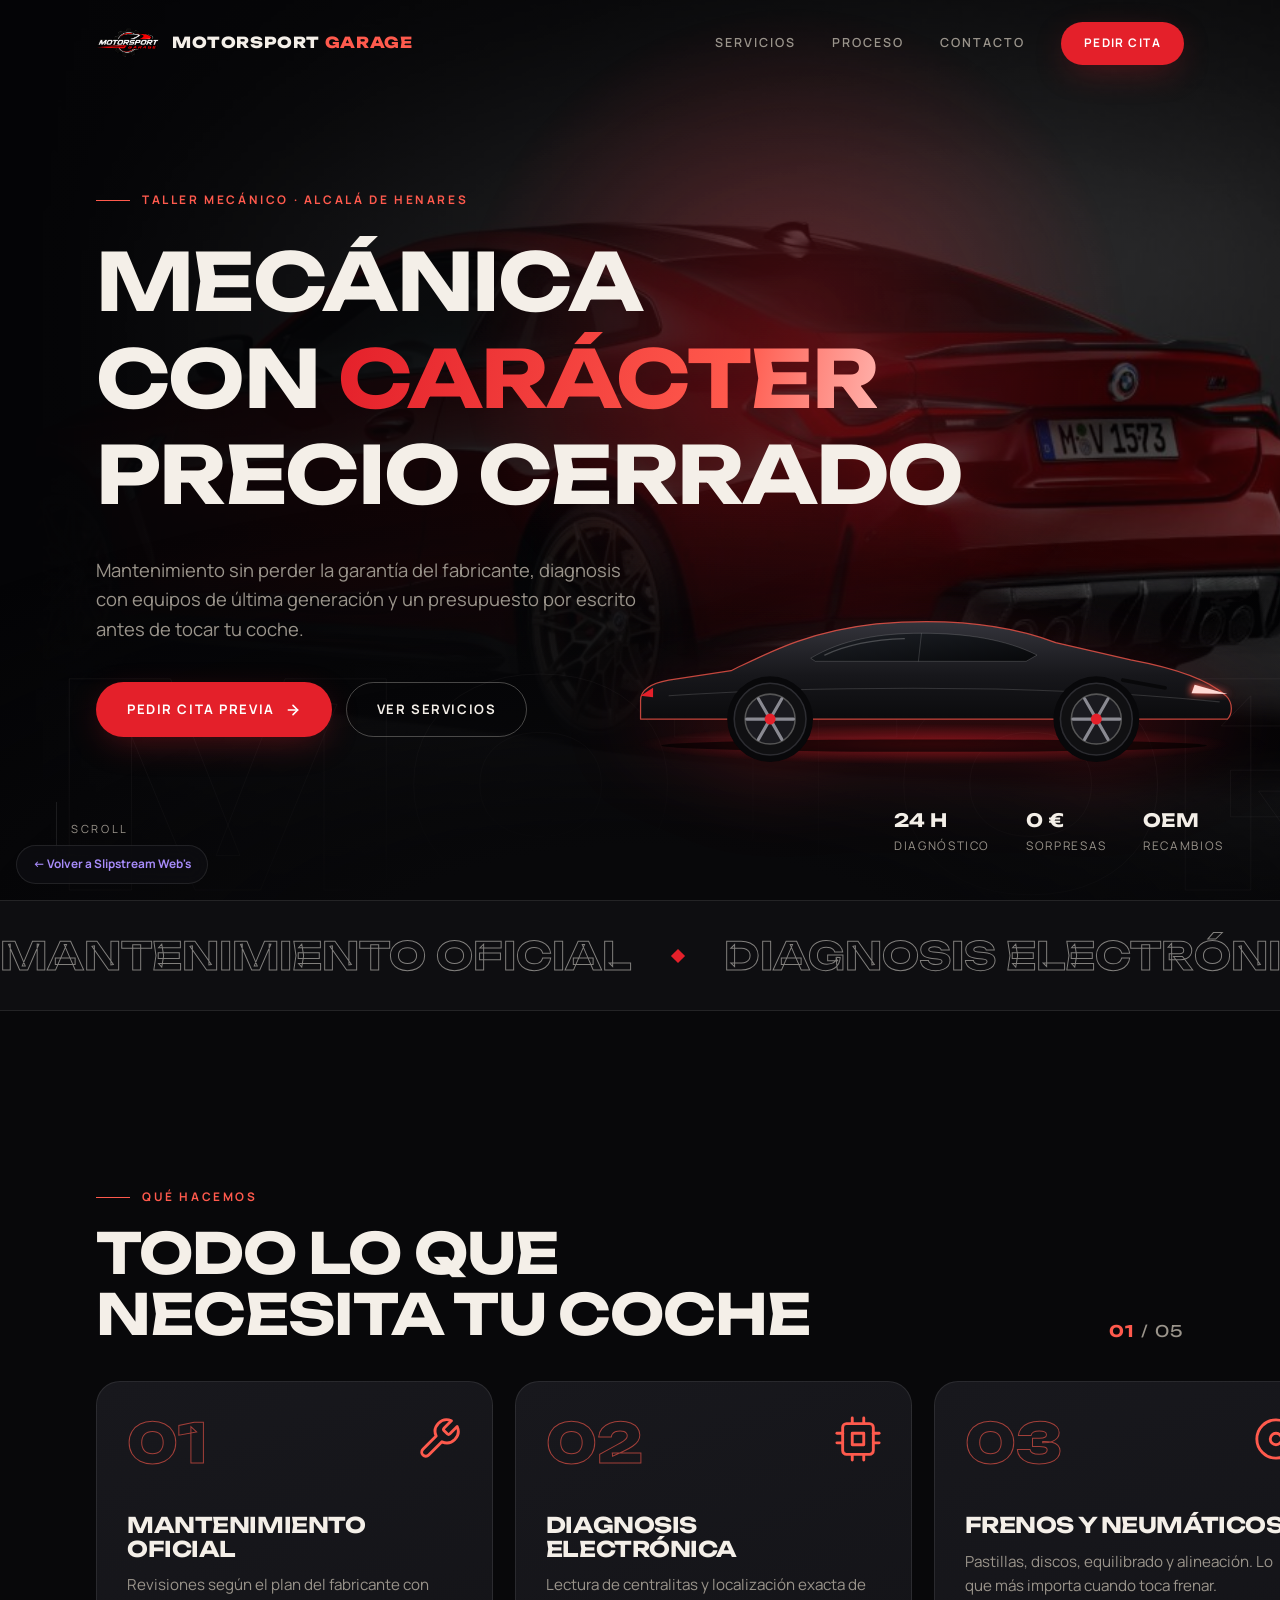
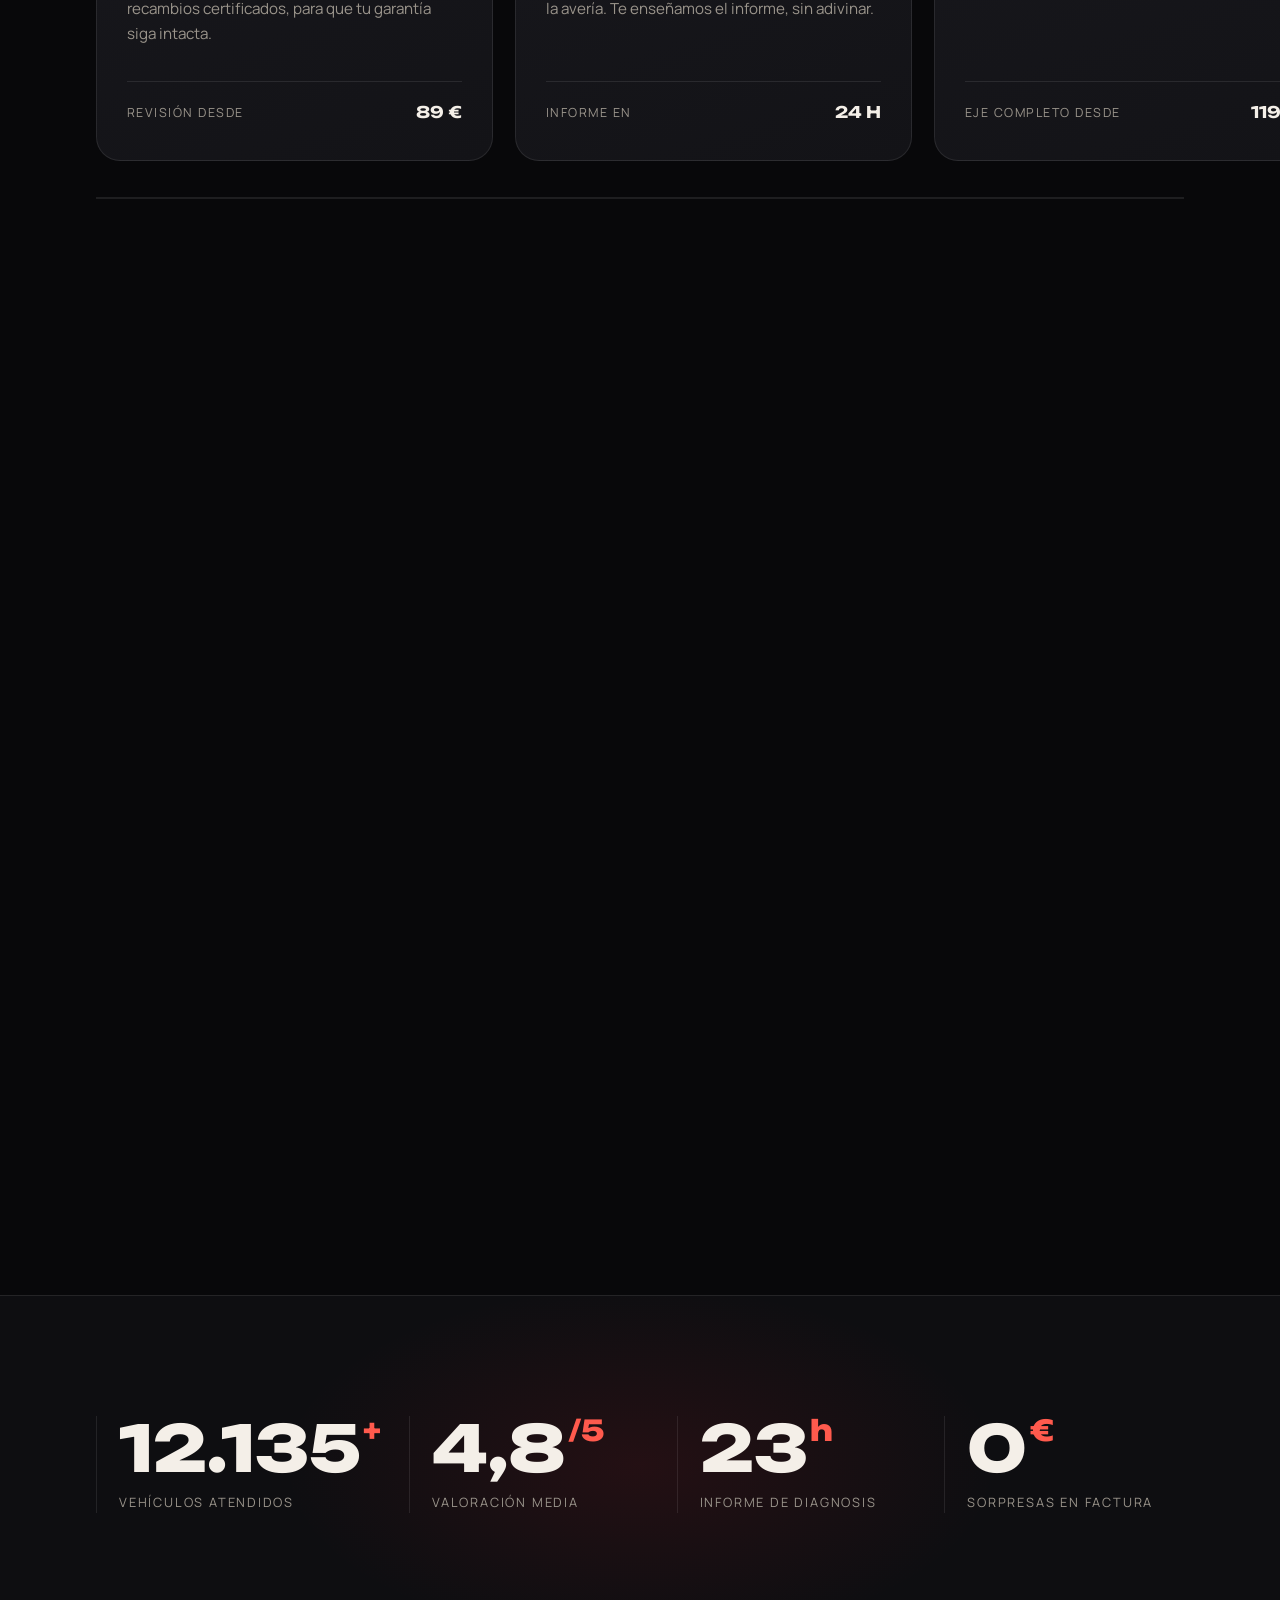
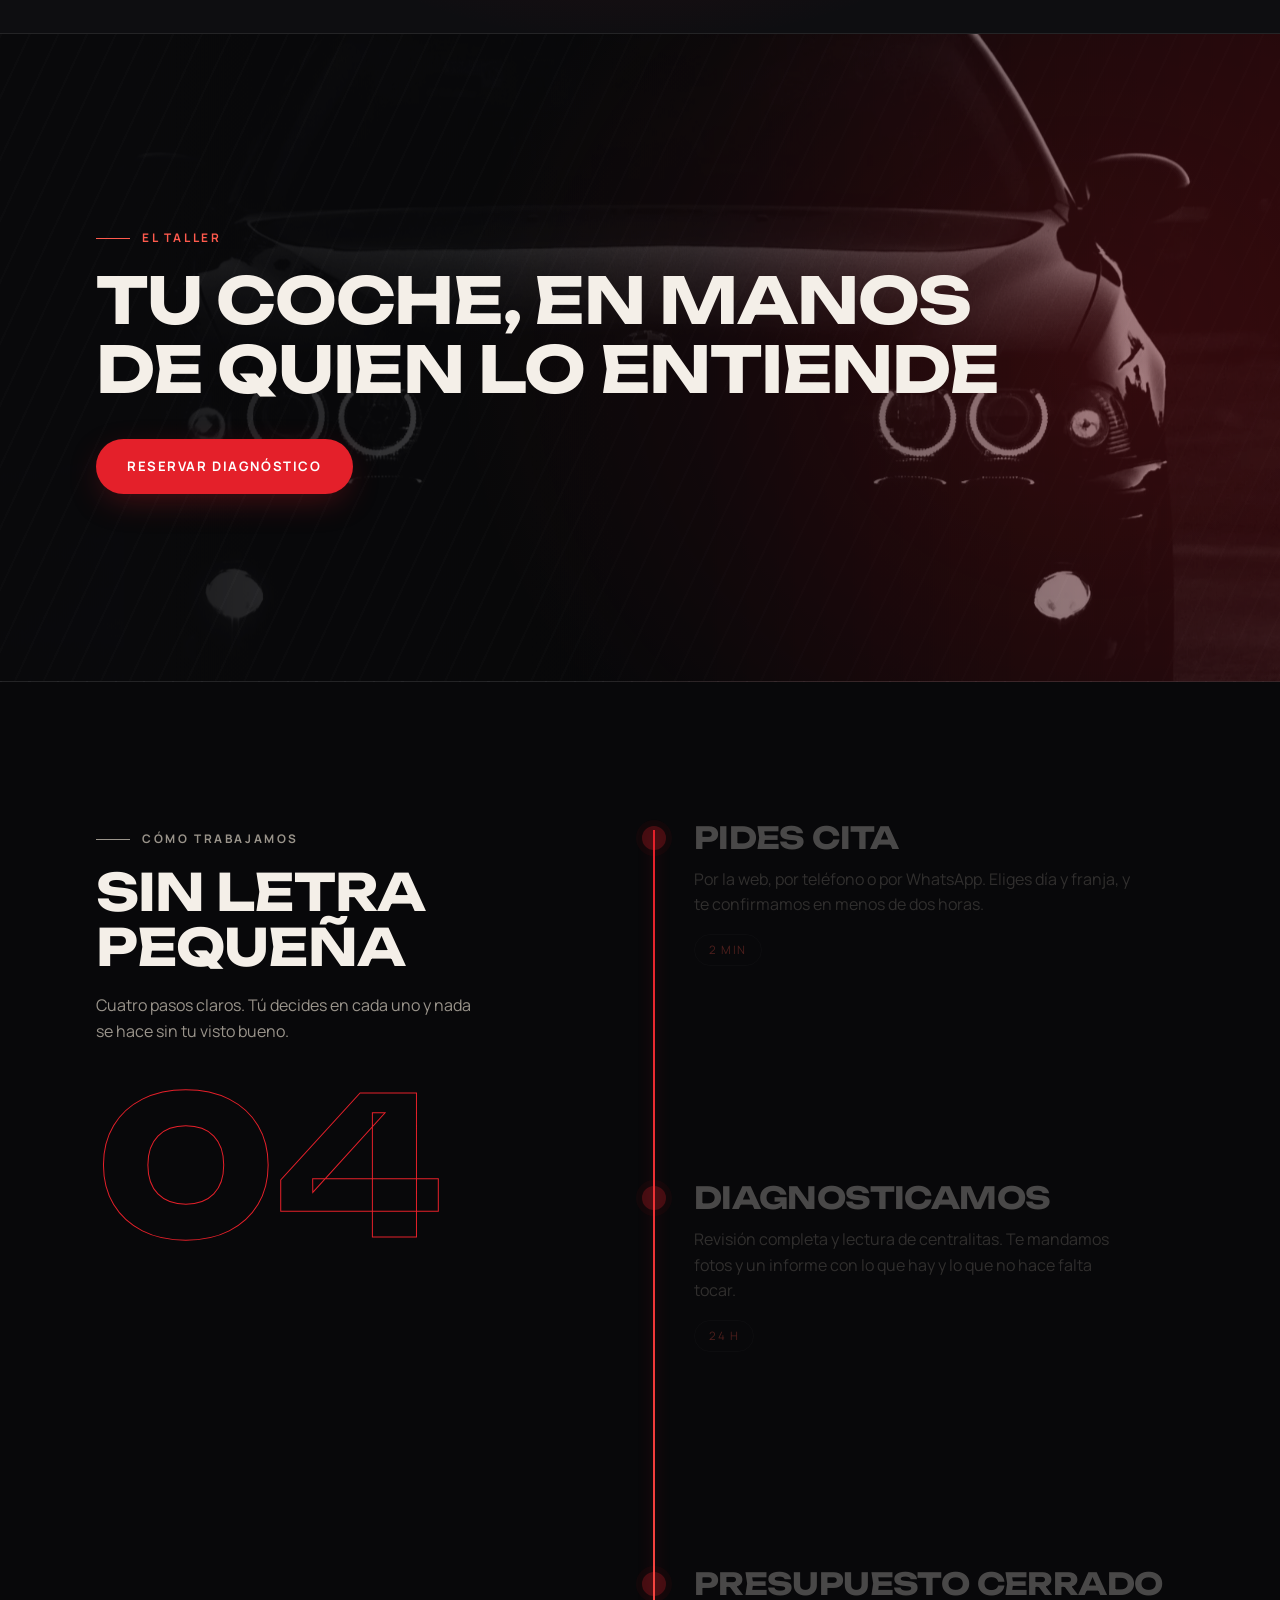
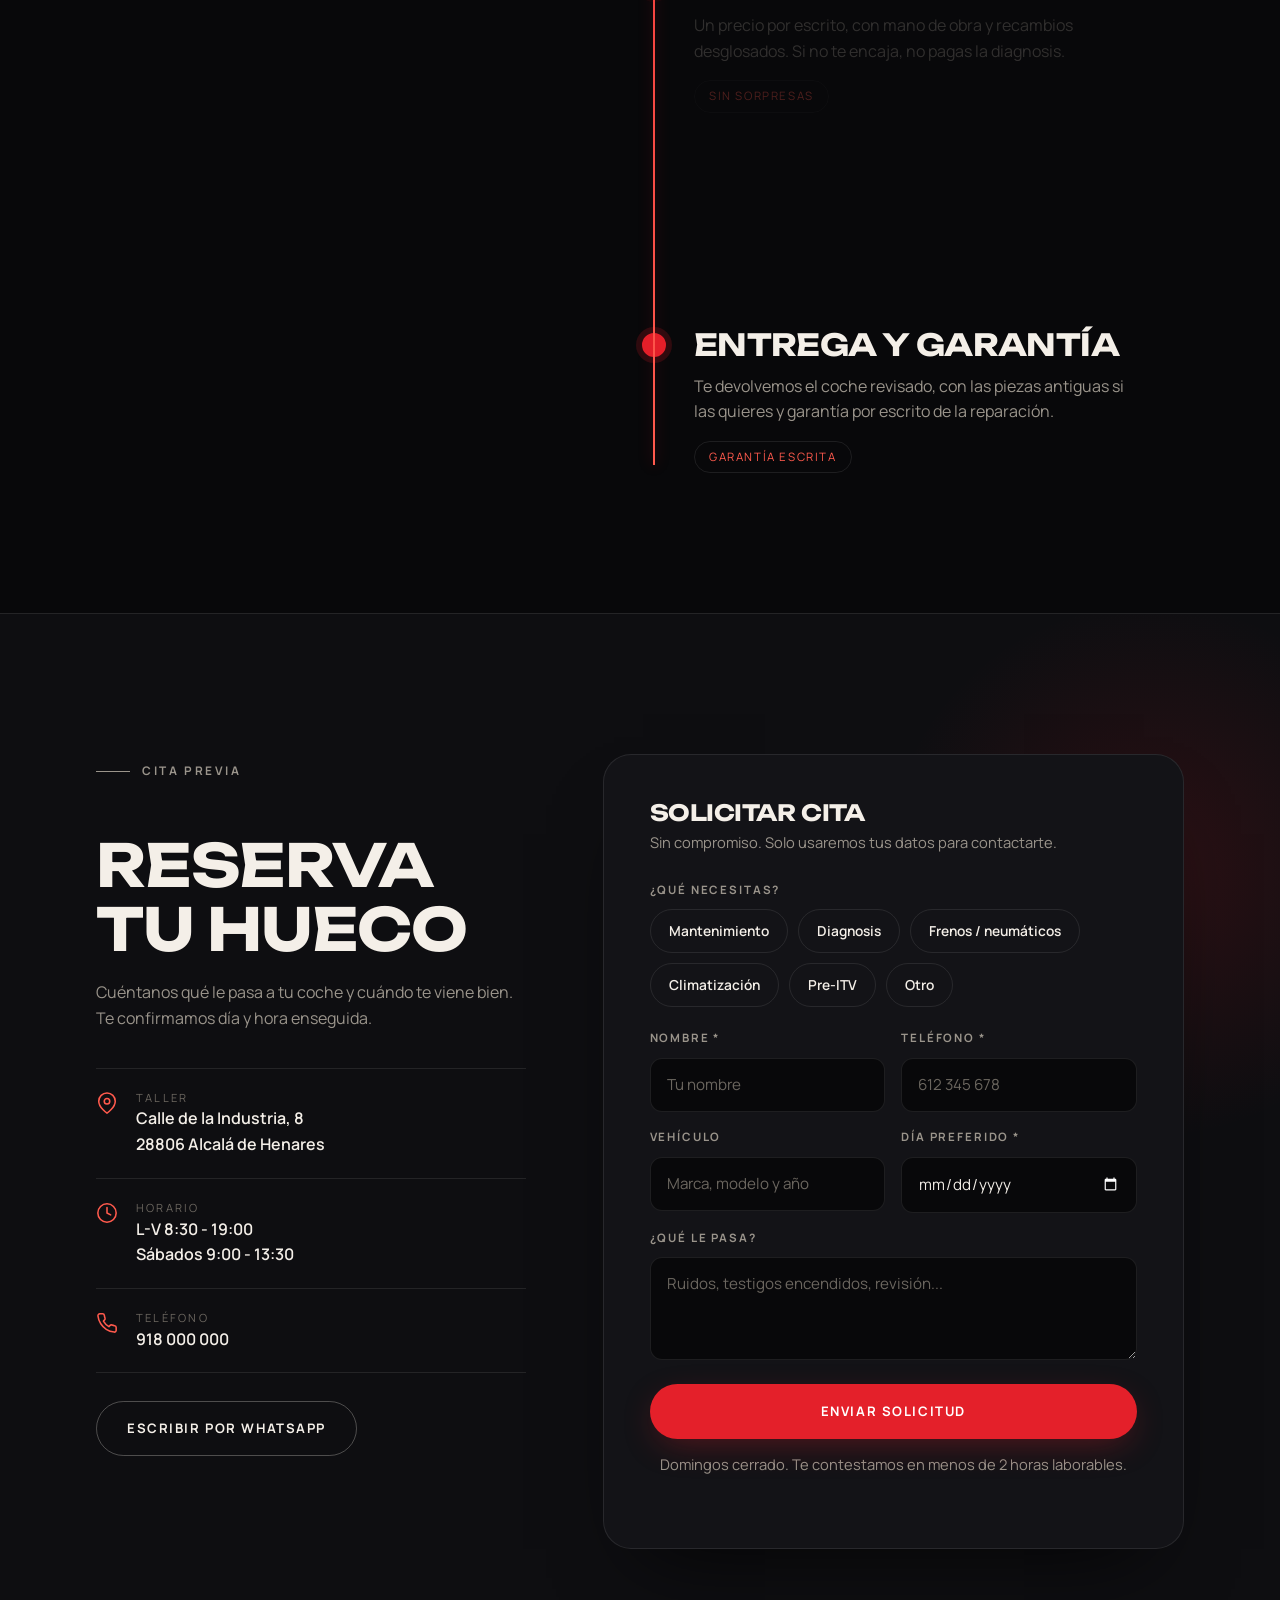
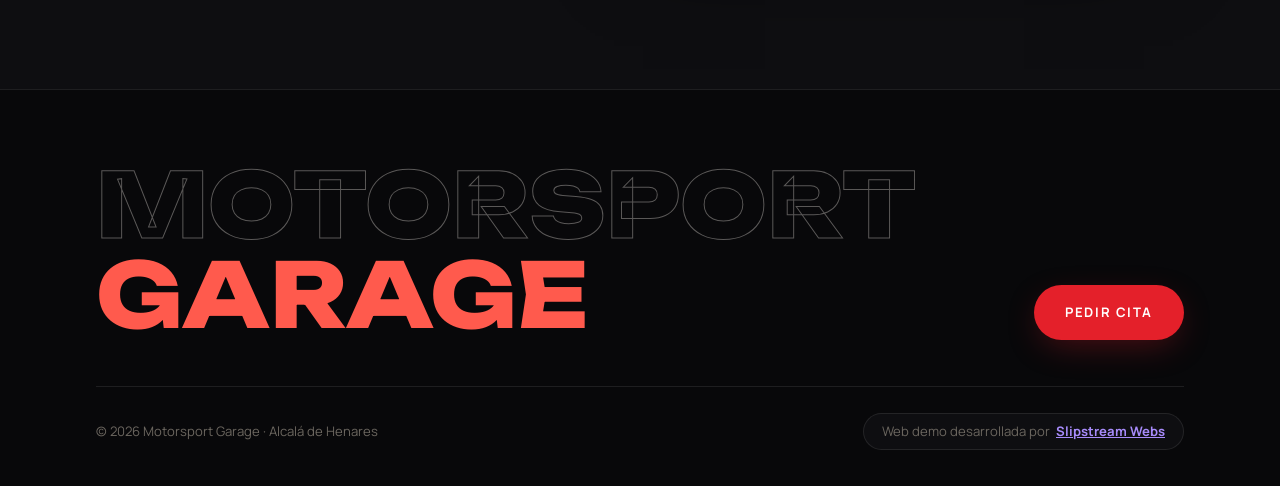
<file: demo-taller-v2/index.html>
<!DOCTYPE html>
<html lang="es">
<head>
  <meta charset="UTF-8">
  <meta name="viewport" content="width=device-width, initial-scale=1.0">
  <meta name="theme-color" content="#08080a">
  <meta name="description" content="Motorsport Garage, taller mecánico en Alcalá de Henares. Mantenimiento sin perder la garantía, diagnosis electrónica y presupuesto cerrado antes de tocar el coche.">
  <title>Motorsport Garage | Taller mecánico en Alcalá de Henares (v2)</title>

  <!-- Favicon / Icono de pestaña -->
  <link rel="icon" type="image/png" href="img/logo.png">
  <link rel="apple-touch-icon" href="img/logo.png">

  <!-- Activa los estados de animación solo si hay JavaScript -->
  <script>document.documentElement.classList.add('js');</script>

  <!-- Google Fonts: Unbounded + Manrope -->
  <link rel="preconnect" href="https://fonts.googleapis.com">
  <link rel="preconnect" href="https://fonts.gstatic.com" crossorigin>
  <link href="https://fonts.googleapis.com/css2?family=Manrope:wght@400;500;600;700;800&family=Unbounded:wght@600;700;800&display=swap" rel="stylesheet">

  <link rel="stylesheet" href="style.css">
</head>
<body>

  <a href="#servicios" class="skip-link">Saltar al contenido</a>

  <!-- HEADER -->
  <header class="header" id="header">
    <div class="container header-inner">
      <a href="#inicio" class="brand" aria-label="Motorsport Garage, inicio">
        <img src="img/logo.png" alt="Logo" class="brand-logo">
        <span>Motorsport <b>Garage</b></span>
      </a>
      <nav class="nav" aria-label="Principal">
        <a href="#servicios">Servicios</a>
        <a href="#proceso">Proceso</a>
        <a href="#cita">Contacto</a>
        <a href="#cita" class="btn btn-red btn-sm magnetic">Pedir cita</a>
      </nav>
      <button class="burger" id="burger" type="button" aria-label="Abrir menú" aria-expanded="false" aria-controls="mobileMenu">
        <span></span><span></span>
      </button>
    </div>
  </header>

  <!-- MENÚ MÓVIL -->
  <div class="mobile-menu" id="mobileMenu">
    <a href="#servicios" class="mm" style="--i:0"><small>01</small>Servicios</a>
    <a href="#proceso" class="mm" style="--i:1"><small>02</small>Proceso</a>
    <a href="#cita" class="mm" style="--i:2"><small>03</small>Cita previa</a>
    <p class="mm-foot">Urgencias y asistencia: <a href="tel:+34918000000">918 000 000</a></p>
  </div>

  <a href="../index.html" class="back-pill">← Volver a Slipstream Web's</a>

  <main>

    <!-- HERO -->
    <section class="hero" id="inicio">
      <div class="hero-bg" aria-hidden="true">
        <!-- Foto de fondo opcional: guarda tu imagen como img/hero.jpg (ver img/LEEME.txt) -->
        <div class="hero-photo" data-photo="img/hero.jpg"></div>
        <div class="glow"></div>
        <div class="streaks">
          <span style="--t:18%;--w:42vw;--s:5.5s;--d:0s"></span>
          <span style="--t:27%;--w:26vw;--s:7s;--d:1.4s"></span>
          <span style="--t:36%;--w:55vw;--s:6s;--d:0.6s"></span>
          <span style="--t:48%;--w:30vw;--s:8s;--d:2.8s"></span>
          <span style="--t:57%;--w:48vw;--s:5s;--d:3.4s"></span>
          <span style="--t:66%;--w:22vw;--s:6.6s;--d:0.9s"></span>
          <span style="--t:74%;--w:38vw;--s:7.4s;--d:4.2s"></span>
          <span style="--t:83%;--w:50vw;--s:5.8s;--d:2s"></span>
        </div>
        <div class="ghost-word" id="ghost">Motorsport</div>

        <!-- Coche ilustrado (silueta deportiva original, hecha en SVG) -->
        <div class="hero-car">
          <div class="hero-car-inner" id="heroCar">
            <svg viewBox="0 0 820 270" role="presentation" focusable="false">
              <defs>
                <linearGradient id="carBody" x1="0" y1="0" x2="0" y2="1">
                  <stop offset="0" stop-color="#34343b"/>
                  <stop offset="0.55" stop-color="#17171b"/>
                  <stop offset="1" stop-color="#0b0b0d"/>
                </linearGradient>
                <linearGradient id="carGlass" x1="0" y1="0" x2="1" y2="1">
                  <stop offset="0" stop-color="#1d2026"/>
                  <stop offset="1" stop-color="#07080a"/>
                </linearGradient>
                <radialGradient id="carGlow" cx="0.5" cy="0.5" r="0.5">
                  <stop offset="0" stop-color="#e4202a" stop-opacity="0.55"/>
                  <stop offset="1" stop-color="#e4202a" stop-opacity="0"/>
                </radialGradient>
                <filter id="lampBlur" x="-50%" y="-50%" width="200%" height="200%"><feGaussianBlur stdDeviation="5"/></filter>
              </defs>

              <!-- suelo y resplandor rojo -->
              <ellipse class="car-underglow" cx="410" cy="232" rx="380" ry="26" fill="url(#carGlow)"/>
              <ellipse cx="410" cy="234" rx="350" ry="8" fill="#000" opacity="0.65"/>

              <!-- carrocería -->
              <path d="M34 200 L34 176 C34 162 48 154 70 150 L150 138 C196 116 246 88 336 78 C430 70 508 80 566 102 L662 124 C716 134 760 148 784 170 C794 180 792 194 786 200 Z"
                    fill="url(#carBody)" stroke="#ff5a4d" stroke-opacity="0.75" stroke-width="1.6" stroke-linejoin="round"/>
              <!-- línea de carácter y toma de aire -->
              <path d="M70 170 C220 160 520 152 776 178" fill="none" stroke="#fff" stroke-opacity="0.14" stroke-width="1.4"/>
              <path d="M652 150 L706 160" stroke="#000" stroke-opacity="0.6" stroke-width="5" stroke-linecap="round"/>

              <!-- cristales -->
              <path d="M252 122 C292 98 340 90 394 90 C452 90 502 98 542 118 L528 126 L258 126 Z"
                    fill="url(#carGlass)" stroke="#fff" stroke-opacity="0.16" stroke-width="1.2"/>
              <path d="M394 90 L390 126" stroke="#fff" stroke-opacity="0.16" stroke-width="1.2"/>
              <path d="M270 118 C300 104 340 98 372 97" fill="none" stroke="#fff" stroke-opacity="0.22" stroke-width="1.6" stroke-linecap="round"/>

              <!-- faros -->
              <path class="lamp-glow" d="M742 154 L790 168 L738 168 Z" fill="#ff5a4d" filter="url(#lampBlur)"/>
              <path class="lamp" d="M744 156 L786 168 L740 167 Z" fill="#ffd9d4"/>
              <path class="lamp-rear" d="M34 170 L50 160 L50 172 Z" fill="#e4202a"/>

              <!-- pasos de rueda -->
              <circle cx="200" cy="200" r="55" fill="#08080a"/>
              <circle cx="618" cy="200" r="55" fill="#08080a"/>

              <!-- ruedas -->
              <g transform="translate(200 200)">
                <circle r="46" fill="#101012" stroke="#2c2c31" stroke-width="2"/>
                <circle r="32" fill="#1a1a1f" stroke="#555" stroke-width="2"/>
                <g class="spin">
                  <line x1="-30" y1="0" x2="30" y2="0" stroke="#8a8a92" stroke-width="4" stroke-linecap="round"/>
                  <line x1="-30" y1="0" x2="30" y2="0" stroke="#8a8a92" stroke-width="4" stroke-linecap="round" transform="rotate(60)"/>
                  <line x1="-30" y1="0" x2="30" y2="0" stroke="#8a8a92" stroke-width="4" stroke-linecap="round" transform="rotate(120)"/>
                </g>
                <circle r="7" fill="#e4202a"/>
              </g>
              <g transform="translate(618 200)">
                <circle r="46" fill="#101012" stroke="#2c2c31" stroke-width="2"/>
                <circle r="32" fill="#1a1a1f" stroke="#555" stroke-width="2"/>
                <g class="spin">
                  <line x1="-30" y1="0" x2="30" y2="0" stroke="#8a8a92" stroke-width="4" stroke-linecap="round"/>
                  <line x1="-30" y1="0" x2="30" y2="0" stroke="#8a8a92" stroke-width="4" stroke-linecap="round" transform="rotate(60)"/>
                  <line x1="-30" y1="0" x2="30" y2="0" stroke="#8a8a92" stroke-width="4" stroke-linecap="round" transform="rotate(120)"/>
                </g>
                <circle r="7" fill="#e4202a"/>
              </g>
            </svg>
          </div>
        </div>
      </div>

      <div class="container hero-inner">
        <p class="eyebrow">Taller mecánico · Alcalá de Henares</p>
        <h1 class="split" aria-label="Mecánica con carácter, precio cerrado">
          <span class="line" style="--i:0"><span>Mecánica</span></span>
          <span class="line" style="--i:1"><span>con <em class="grad">carácter</em></span></span>
          <span class="line" style="--i:2"><span>precio cerrado</span></span>
        </h1>
        <p class="lead">
          Mantenimiento sin perder la garantía del fabricante, diagnosis con equipos de última generación y un presupuesto por escrito antes de tocar tu coche.
        </p>
        <div class="hero-cta">
          <a href="#cita" class="btn btn-red magnetic">
            Pedir cita previa
            <svg width="16" height="16" viewBox="0 0 24 24" fill="none" stroke="currentColor" stroke-width="2.4" stroke-linecap="round" stroke-linejoin="round" aria-hidden="true"><line x1="5" y1="12" x2="19" y2="12"></line><polyline points="12 5 19 12 12 19"></polyline></svg>
          </a>
          <a href="#servicios" class="btn btn-ghost magnetic">Ver servicios</a>
        </div>
      </div>

      <div class="scroll-cue" aria-hidden="true"><i></i><span>Scroll</span></div>

      <div class="hero-meta" aria-label="Datos clave">
        <div><strong>24 h</strong>Diagnóstico</div>
        <div><strong>0 €</strong>Sorpresas</div>
        <div><strong>OEM</strong>Recambios</div>
      </div>
    </section>

    <!-- MARQUESINA -->
    <div class="marquee" aria-hidden="true">
      <div class="marquee-track">
        <div class="marquee-group">
          <span>Mantenimiento oficial</span><i></i><span>Diagnosis electrónica</span><i></i><span>Frenos</span><i></i><span>Neumáticos</span><i></i><span>Climatización</span><i></i><span>Pre-ITV</span><i></i>
        </div>
        <div class="marquee-group">
          <span>Mantenimiento oficial</span><i></i><span>Diagnosis electrónica</span><i></i><span>Frenos</span><i></i><span>Neumáticos</span><i></i><span>Climatización</span><i></i><span>Pre-ITV</span><i></i>
        </div>
      </div>
    </div>

    <!-- SERVICIOS (scroll horizontal anclado en escritorio) -->
    <section class="services" id="servicios">
      <div class="pin">
        <div class="container services-head">
          <div>
            <p class="eyebrow">Qué hacemos</p>
            <h2>Todo lo que<br>necesita tu coche</h2>
          </div>
          <p class="svc-counter" aria-hidden="true"><b id="svcCount">01</b> / 05</p>
        </div>

        <div class="track" id="track">
          <article class="card">
            <div class="card-top">
              <span class="card-num">01</span>
              <span class="card-ico" aria-hidden="true"><svg viewBox="0 0 24 24"><path d="M14.7 6.3a1 1 0 0 0 0 1.4l1.6 1.6a1 1 0 0 0 1.4 0l3.77-3.77a6 6 0 0 1-7.94 7.94l-6.91 6.91a2.12 2.12 0 0 1-3-3l6.91-6.91a6 6 0 0 1 7.94-7.94l-3.76 3.76z"/></svg></span>
            </div>
            <h3>Mantenimiento oficial</h3>
            <p>Revisiones según el plan del fabricante con recambios certificados, para que tu garantía siga intacta.</p>
            <div class="card-foot"><span>Revisión desde</span><b>89 €</b></div>
          </article>

          <article class="card">
            <div class="card-top">
              <span class="card-num">02</span>
              <span class="card-ico" aria-hidden="true"><svg viewBox="0 0 24 24"><rect x="4" y="4" width="16" height="16" rx="2"/><rect x="9" y="9" width="6" height="6"/><line x1="9" y1="1" x2="9" y2="4"/><line x1="15" y1="1" x2="15" y2="4"/><line x1="9" y1="20" x2="9" y2="23"/><line x1="15" y1="20" x2="15" y2="23"/><line x1="20" y1="9" x2="23" y2="9"/><line x1="20" y1="14" x2="23" y2="14"/><line x1="1" y1="9" x2="4" y2="9"/><line x1="1" y1="14" x2="4" y2="14"/></svg></span>
            </div>
            <h3>Diagnosis electrónica</h3>
            <p>Lectura de centralitas y localización exacta de la avería. Te enseñamos el informe, sin adivinar.</p>
            <div class="card-foot"><span>Informe en</span><b>24 h</b></div>
          </article>

          <article class="card">
            <div class="card-top">
              <span class="card-num">03</span>
              <span class="card-ico" aria-hidden="true"><svg viewBox="0 0 24 24"><circle cx="12" cy="12" r="10"/><circle cx="12" cy="12" r="3"/></svg></span>
            </div>
            <h3>Frenos y neumáticos</h3>
            <p>Pastillas, discos, equilibrado y alineación. Lo que más importa cuando toca frenar.</p>
            <div class="card-foot"><span>Eje completo desde</span><b>119 €</b></div>
          </article>

          <article class="card">
            <div class="card-top">
              <span class="card-num">04</span>
              <span class="card-ico" aria-hidden="true"><svg viewBox="0 0 24 24"><line x1="12" y1="2" x2="12" y2="22"/><line x1="2" y1="12" x2="22" y2="12"/><line x1="4.9" y1="4.9" x2="19.1" y2="19.1"/><line x1="19.1" y1="4.9" x2="4.9" y2="19.1"/></svg></span>
            </div>
            <h3>Climatización</h3>
            <p>Recarga, limpieza de conductos y cambio de filtro de habitáculo. Aire fresco en verano, cristales claros en invierno.</p>
            <div class="card-foot"><span>Recarga desde</span><b>59 €</b></div>
          </article>

          <article class="card">
            <div class="card-top">
              <span class="card-num">05</span>
              <span class="card-ico" aria-hidden="true"><svg viewBox="0 0 24 24"><path d="M12 22s8-4 8-10V5l-8-3-8 3v7c0 6 8 10 8 10z"/><polyline points="9 12 11 14 15 10"/></svg></span>
            </div>
            <h3>Pre-ITV y puesta a punto</h3>
            <p>Revisamos todo lo que mira la inspección antes de que pases por ella. Pasa a la primera.</p>
            <div class="card-foot"><span>Revisión por</span><b>35 €</b></div>
          </article>
        </div>

        <div class="svc-progress" aria-hidden="true"><span id="svcBar"></span></div>
      </div>
    </section>

    <!-- ESTADÍSTICAS -->
    <section class="stats" aria-label="Datos clave del taller">
      <div class="container stats-grid">
        <div class="stat reveal" style="--d:0">
          <div class="stat-num"><span data-count="12500" data-dec="0">12.500</span><sup>+</sup></div>
          <p>Vehículos atendidos</p>
        </div>
        <div class="stat reveal" style="--d:1">
          <div class="stat-num"><span data-count="4.9" data-dec="1">4,9</span><sup>/5</sup></div>
          <p>Valoración media</p>
        </div>
        <div class="stat reveal" style="--d:2">
          <div class="stat-num"><span data-count="24" data-dec="0">24</span><sup>h</sup></div>
          <p>Informe de diagnosis</p>
        </div>
        <div class="stat reveal" style="--d:3">
          <div class="stat-num"><span data-count="0" data-dec="0">0</span><sup>€</sup></div>
          <p>Sorpresas en factura</p>
        </div>
      </div>
    </section>

    <!-- BANDA CON FOTO (opcional: img/banner.jpg, ver img/LEEME.txt) -->
    <section class="photo-band" aria-label="El taller">
      <div class="band-photo" id="bandPhoto" data-photo="img/banner.jpg" aria-hidden="true"></div>
      <div class="container band-inner reveal">
        <p class="eyebrow">El taller</p>
        <h2>Tu coche, en manos<br>de quien lo entiende</h2>
        <a href="#cita" class="btn btn-red magnetic">Reservar diagnóstico</a>
      </div>
    </section>

    <!-- PROCESO -->
    <section class="process" id="proceso">
      <div class="container process-grid">
        <div class="process-sticky reveal">
          <p class="eyebrow">Cómo trabajamos</p>
          <h2>Sin letra pequeña</h2>
          <p>Cuatro pasos claros. Tú decides en cada uno y nada se hace sin tu visto bueno.</p>
          <div class="big-step" id="bigStep" data-n="0" aria-hidden="true">01</div>
        </div>

        <ol class="steps" id="steps">
          <li class="step">
            <h3>Pides cita</h3>
            <p>Por la web, por teléfono o por WhatsApp. Eliges día y franja, y te confirmamos en menos de dos horas.</p>
            <span class="tag">2 min</span>
          </li>
          <li class="step">
            <h3>Diagnosticamos</h3>
            <p>Revisión completa y lectura de centralitas. Te mandamos fotos y un informe con lo que hay y lo que no hace falta tocar.</p>
            <span class="tag">24 h</span>
          </li>
          <li class="step">
            <h3>Presupuesto cerrado</h3>
            <p>Un precio por escrito, con mano de obra y recambios desglosados. Si no te encaja, no pagas la diagnosis.</p>
            <span class="tag">Sin sorpresas</span>
          </li>
          <li class="step">
            <h3>Entrega y garantía</h3>
            <p>Te devolvemos el coche revisado, con las piezas antiguas si las quieres y garantía por escrito de la reparación.</p>
            <span class="tag">Garantía escrita</span>
          </li>
        </ol>
      </div>
    </section>

    <!-- CITA -->
    <section class="booking" id="cita">
      <div class="container booking-grid">
        <div class="booking-info reveal">
          <p class="eyebrow">Cita previa</p>
          <h2>Reserva tu hueco</h2>
          <p>Cuéntanos qué le pasa a tu coche y cuándo te viene bien. Te confirmamos día y hora enseguida.</p>

          <div class="info-list">
            <div class="info-row">
              <svg viewBox="0 0 24 24" aria-hidden="true"><path d="M21 10c0 7-9 13-9 13s-9-6-9-13a9 9 0 0 1 18 0z"/><circle cx="12" cy="10" r="3"/></svg>
              <div><small>Taller</small><span>Calle de la Industria, 8<br>28806 Alcalá de Henares</span></div>
            </div>
            <div class="info-row">
              <svg viewBox="0 0 24 24" aria-hidden="true"><circle cx="12" cy="12" r="10"/><polyline points="12 6 12 12 16 14"/></svg>
              <div><small>Horario</small><span>L-V 8:30 - 19:00<br>Sábados 9:00 - 13:30</span></div>
            </div>
            <div class="info-row">
              <svg viewBox="0 0 24 24" aria-hidden="true"><path d="M22 16.92v3a2 2 0 0 1-2.18 2 19.79 19.79 0 0 1-8.63-3.07 19.5 19.5 0 0 1-6-6 19.79 19.79 0 0 1-3.07-8.67A2 2 0 0 1 4.11 2h3a2 2 0 0 1 2 1.72 12.84 12.84 0 0 0 .7 2.81 2 2 0 0 1-.45 2.11L8.09 9.91a16 16 0 0 0 6 6l1.27-1.27a2 2 0 0 1 2.11-.45 12.84 12.84 0 0 0 2.81.7A2 2 0 0 1 22 16.92z"/></svg>
              <div><small>Teléfono</small><a href="tel:+34918000000">918 000 000</a></div>
            </div>
          </div>

          <a class="btn btn-ghost wa magnetic" href="https://wa.me/34600000000?text=Hola,%20quisiera%20pedir%20cita%20en%20Motorsport%20Garage" target="_blank" rel="noopener noreferrer">Escribir por WhatsApp</a>
        </div>

        <div class="form-card reveal" style="--d:2" id="formCard">
          <form id="citaForm" novalidate>
            <h3>Solicitar cita</h3>
            <p class="form-lead">Sin compromiso. Solo usaremos tus datos para contactarte.</p>

            <fieldset>
              <legend>¿Qué necesitas?</legend>
              <div class="chips">
                <label class="chip"><input type="checkbox" name="servicio" value="mantenimiento"><span>Mantenimiento</span></label>
                <label class="chip"><input type="checkbox" name="servicio" value="diagnosis"><span>Diagnosis</span></label>
                <label class="chip"><input type="checkbox" name="servicio" value="frenos"><span>Frenos / neumáticos</span></label>
                <label class="chip"><input type="checkbox" name="servicio" value="clima"><span>Climatización</span></label>
                <label class="chip"><input type="checkbox" name="servicio" value="itv"><span>Pre-ITV</span></label>
                <label class="chip"><input type="checkbox" name="servicio" value="otro"><span>Otro</span></label>
              </div>
            </fieldset>

            <div class="row">
              <div class="field">
                <label for="nombre">Nombre *</label>
                <input type="text" id="nombre" name="nombre" placeholder="Tu nombre" required>
              </div>
              <div class="field">
                <label for="telefono">Teléfono *</label>
                <input type="tel" id="telefono" name="telefono" placeholder="612 345 678" required>
              </div>
            </div>

            <div class="row">
              <div class="field">
                <label for="vehiculo">Vehículo</label>
                <input type="text" id="vehiculo" name="vehiculo" placeholder="Marca, modelo y año">
              </div>
              <div class="field">
                <label for="fecha">Día preferido *</label>
                <input type="date" id="fecha" name="fecha" required>
              </div>
            </div>

            <div class="field">
              <label for="mensaje">¿Qué le pasa?</label>
              <textarea id="mensaje" name="mensaje" rows="3" placeholder="Ruidos, testigos encendidos, revisión..."></textarea>
            </div>

            <button type="submit" class="btn btn-red btn-block">Enviar solicitud</button>
            <p class="form-hint">Domingos cerrado. Te contestamos en menos de 2 horas laborables.</p>
          </form>

          <div class="success" id="success" role="status">
            <svg viewBox="0 0 52 52" aria-hidden="true"><circle cx="26" cy="26" r="24"/><path d="M15 27l8 8 14-16"/></svg>
            <h3>¡Solicitud recibida!</h3>
            <p>Te llamaremos en menos de dos horas laborables para confirmar el día y la hora.</p>
            <button type="button" class="btn btn-ghost" id="again">Nueva solicitud</button>
          </div>
        </div>
      </div>
    </section>

  </main>

  <!-- FOOTER -->
  <footer class="footer">
    <div class="container">
      <div class="footer-top">
        <div class="footer-big">Motorsport<br><b>Garage</b></div>
        <a href="#cita" class="btn btn-red magnetic">Pedir cita</a>
      </div>
      <div class="footer-bottom">
        <span>© 2026 Motorsport Garage · Alcalá de Henares</span>
        <div class="demo-attr"><span>Web demo desarrollada por</span><a href="../index.html">Slipstream Webs</a></div>
      </div>
    </div>
  </footer>

  <script src="script.js"></script>
</body>
</html>
</file>
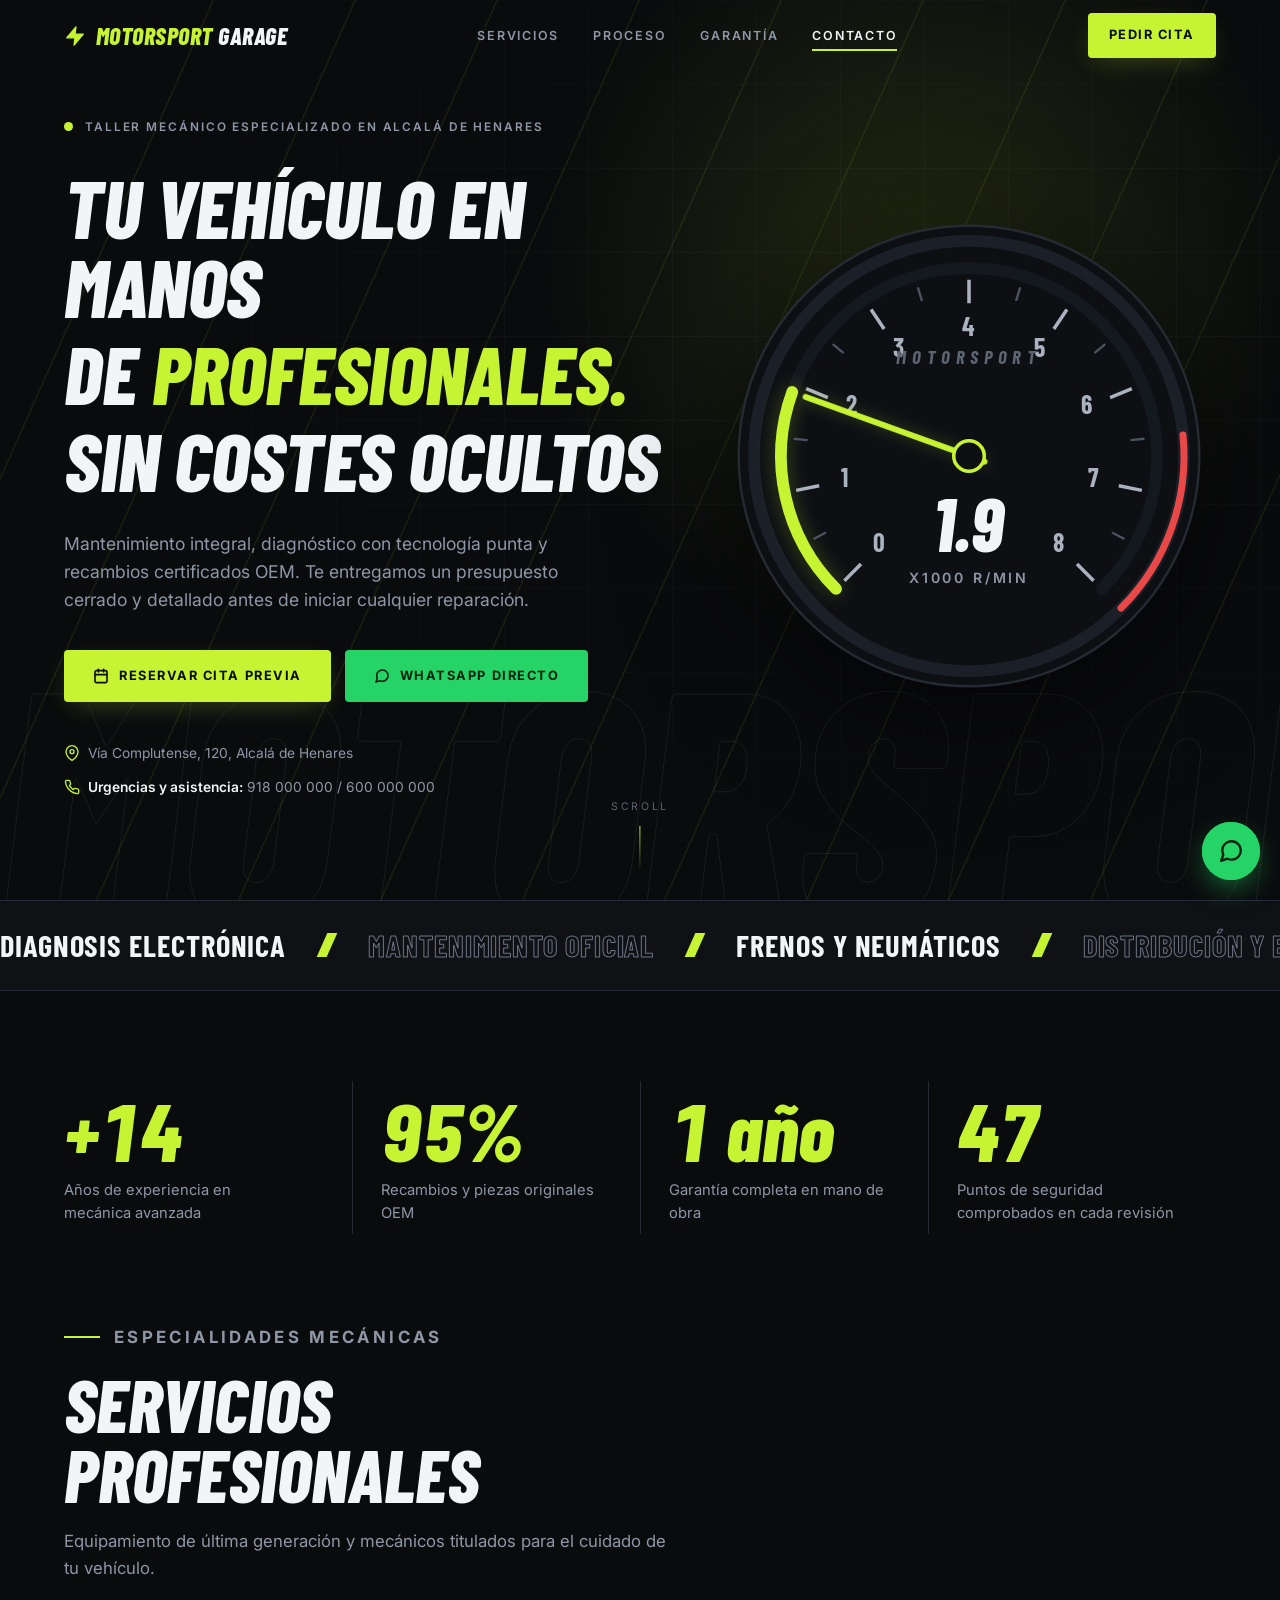
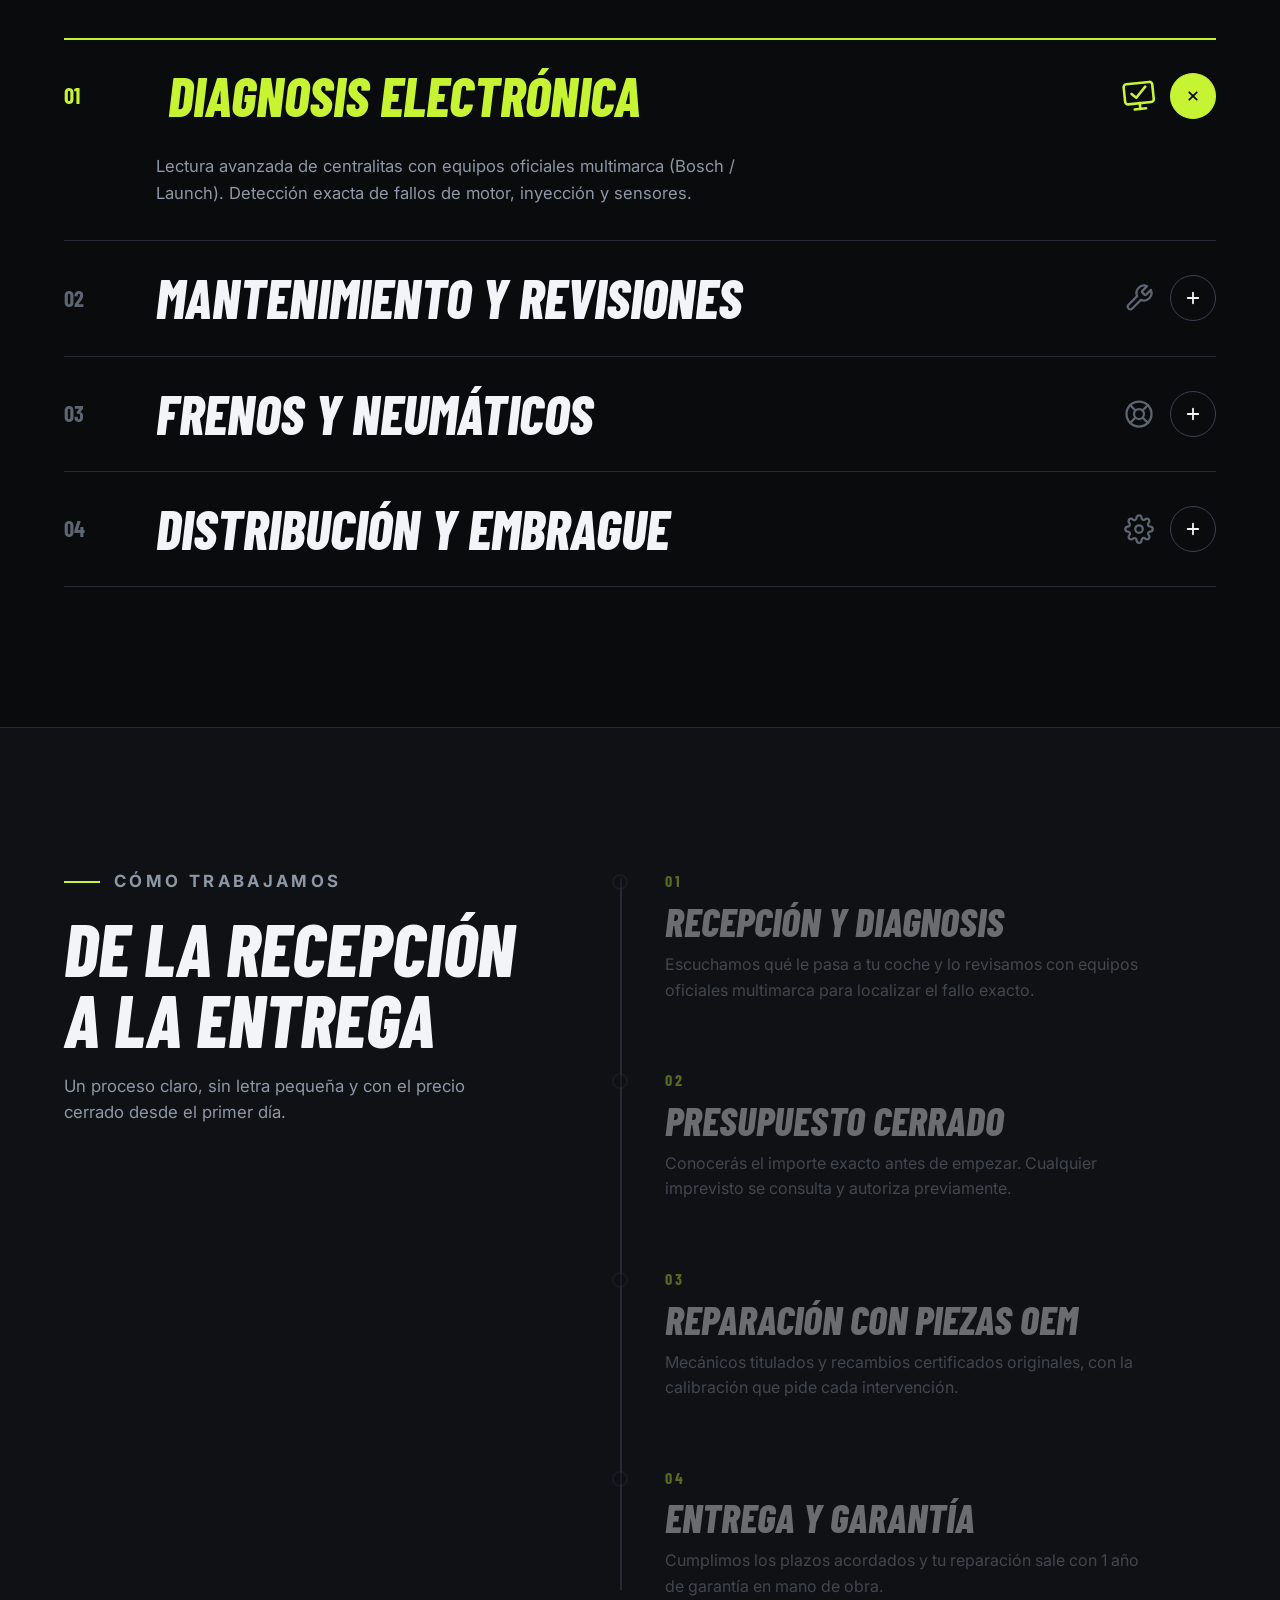
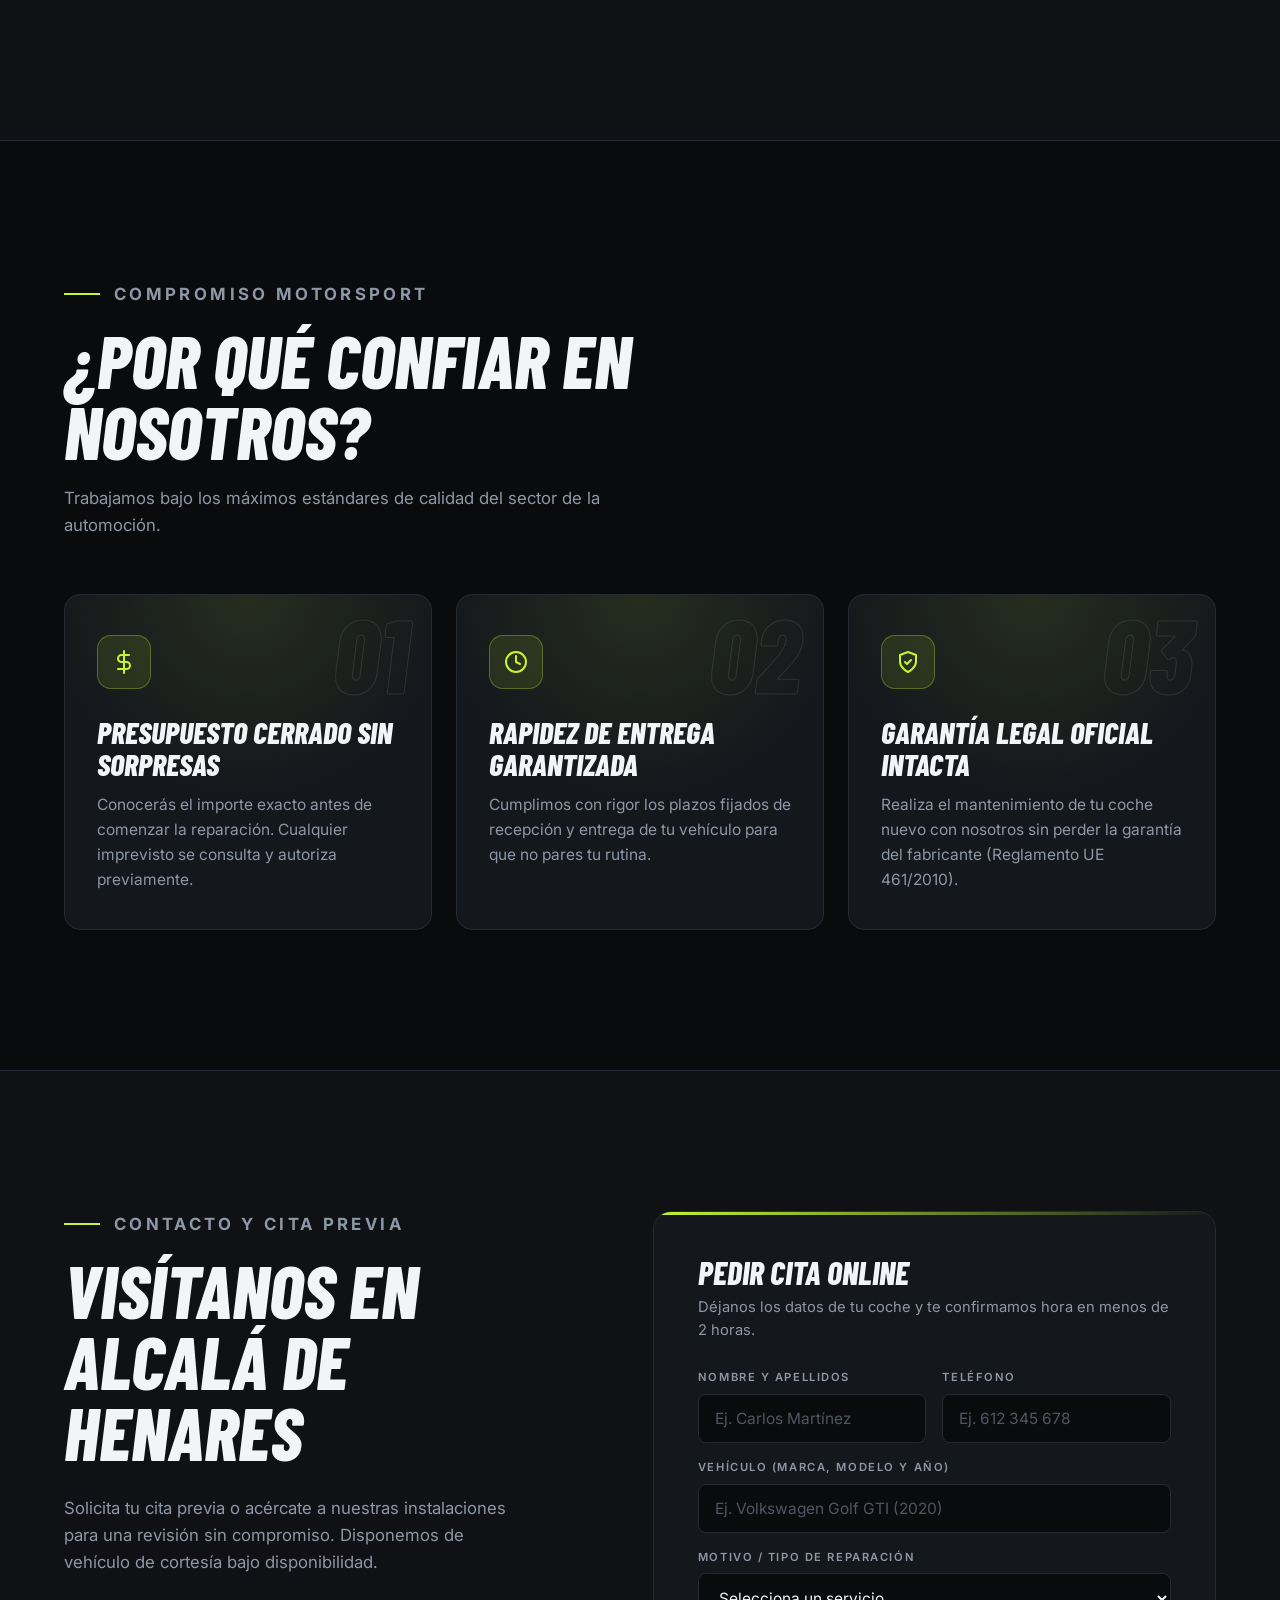
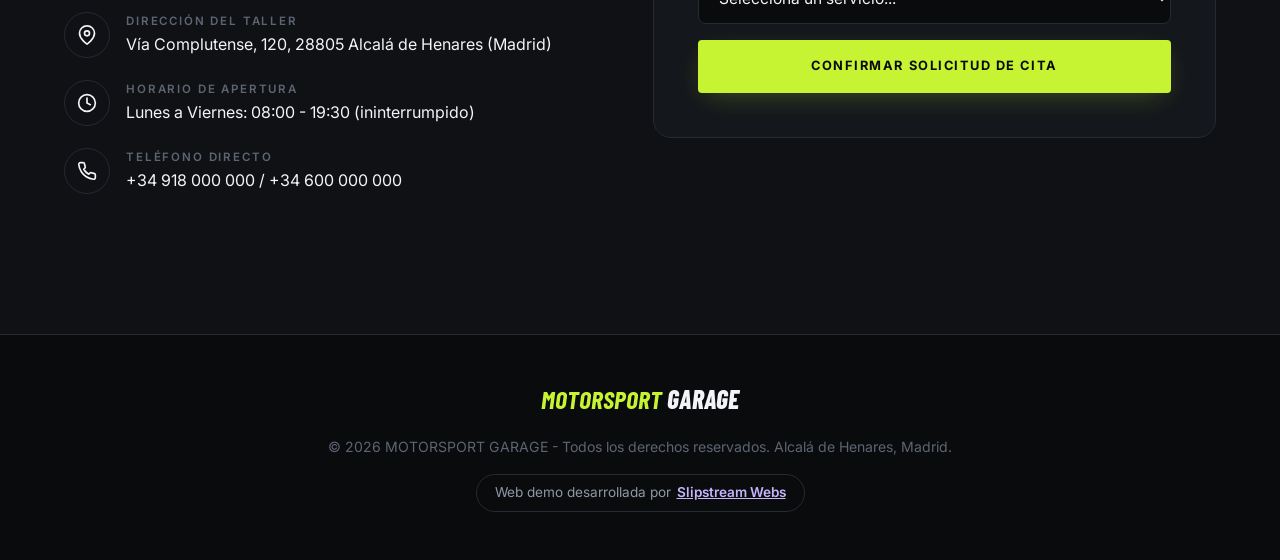
<file: demo-taller/index.html>
<!DOCTYPE html>
<html lang="es">
<head>
  <meta charset="UTF-8">
  <meta name="viewport" content="width=device-width, initial-scale=1.0">
  <meta name="theme-color" content="#0a0b0d">
  <meta name="description" content="Taller mecánico de alta gama en Alcalá de Henares. Diagnosis avanzada, mantenimiento oficial sin perder la garantía del fabricante y presupuestos cerrados.">
  <title>MOTORSPORT GARAGE | Taller Mecánico Especializado en Alcalá de Henares</title>

  <!-- Activa los estados de animación solo si hay JavaScript -->
  <script>document.documentElement.classList.add('js');</script>

  <!-- Google Fonts: Barlow Condensed + Inter -->
  <link rel="preconnect" href="https://fonts.googleapis.com">
  <link rel="preconnect" href="https://fonts.gstatic.com" crossorigin>
  <link href="https://fonts.googleapis.com/css2?family=Barlow+Condensed:ital,wght@0,600;0,700;0,800;1,700;1,800&family=Inter:wght@400;500;600;700&display=swap" rel="stylesheet">

  <link rel="stylesheet" href="style.css">
</head>
<body>

  <a href="#servicios" class="skip-link">Saltar al contenido</a>

  <!-- BARRA DE PROGRESO DE SCROLL -->
  <div class="progress" aria-hidden="true"><span id="progressBar"></span></div>

  <!-- HEADER -->
  <header class="site-header" id="siteHeader">
    <div class="container header-inner">
      <a href="#inicio" class="brand" aria-label="Motorsport Garage, inicio">
        <svg xmlns="http://www.w3.org/2000/svg" width="22" height="22" viewBox="0 0 24 24" fill="currentColor" stroke="currentColor" stroke-width="1.5" stroke-linejoin="round">
          <polygon points="13 2 3 14 12 14 11 22 21 10 12 10 13 2"></polygon>
        </svg>
        <span><b>Motorsport</b> Garage</span>
      </a>

      <nav class="main-nav" aria-label="Principal">
        <a href="#servicios">Servicios</a>
        <a href="#proceso">Proceso</a>
        <a href="#garantia">Garantía</a>
        <a href="#contacto">Contacto</a>
      </nav>

      <a href="#contacto" class="btn btn-accent btn-sm header-cta">Pedir cita</a>

      <button class="menu-toggle" id="menuToggle" type="button" aria-label="Abrir menú" aria-expanded="false" aria-controls="mobileMenu">
        <span></span><span></span>
      </button>
    </div>
  </header>

  <!-- MENÚ MÓVIL -->
  <div class="mobile-menu" id="mobileMenu">
    <a href="#servicios" class="mm-link" style="--i:0"><small>01</small>Servicios</a>
    <a href="#proceso" class="mm-link" style="--i:1"><small>02</small>Proceso</a>
    <a href="#garantia" class="mm-link" style="--i:2"><small>03</small>Garantía</a>
    <a href="#contacto" class="mm-link" style="--i:3"><small>04</small>Contacto</a>
    <p class="mm-foot">Urgencias y asistencia: <a href="tel:+34918000000">918 000 000</a></p>
  </div>

  <main>

    <!-- HERO -->
    <section class="hero" id="inicio">
      <div class="hero-bg" aria-hidden="true">
        <span class="hero-grid-lines"></span>
        <span class="speed-lines"></span>
        <span class="hero-outline">Motorsport</span>
      </div>

      <div class="container hero-grid">
        <div class="hero-copy">
          <p class="eyebrow"><span class="dot"></span>Taller mecánico especializado en Alcalá de Henares</p>

          <h1 class="hero-title">
            <span class="line" style="--i:0"><span>Tu vehículo en manos</span></span>
            <span class="line" style="--i:1"><span>de <em>profesionales.</em></span></span>
            <span class="line sweep" style="--i:2"><span>Sin costes ocultos</span></span>
          </h1>

          <p class="hero-lead">
            Mantenimiento integral, diagnóstico con tecnología punta y recambios certificados OEM. Te entregamos un presupuesto cerrado y detallado antes de iniciar cualquier reparación.
          </p>

          <div class="hero-cta">
            <a href="#contacto" class="btn btn-accent">
              <svg xmlns="http://www.w3.org/2000/svg" width="16" height="16" viewBox="0 0 24 24" fill="none" stroke="currentColor" stroke-width="2.4" stroke-linecap="round" stroke-linejoin="round">
                <rect x="3" y="4" width="18" height="18" rx="2" ry="2"></rect>
                <line x1="16" y1="2" x2="16" y2="6"></line>
                <line x1="8" y1="2" x2="8" y2="6"></line>
                <line x1="3" y1="10" x2="21" y2="10"></line>
              </svg>
              Reservar cita previa
            </a>
            <a href="https://wa.me/34600000000?text=Hola%20Motorsport%20Garage,%20necesito%20informaci%C3%B3n%20para%20mi%20coche" target="_blank" rel="noopener noreferrer" class="btn btn-wa">
              <svg xmlns="http://www.w3.org/2000/svg" width="16" height="16" viewBox="0 0 24 24" fill="none" stroke="currentColor" stroke-width="2.4" stroke-linecap="round" stroke-linejoin="round">
                <path d="M21 11.5a8.38 8.38 0 0 1-.9 3.8 8.5 8.5 0 0 1-7.6 4.7 8.38 8.38 0 0 1-3.8-.9L3 21l1.9-5.7a8.38 8.38 0 0 1-.9-3.8 8.5 8.5 0 0 1 4.7-7.6 8.38 8.38 0 0 1 3.8-.9h.5a8.48 8.48 0 0 1 8 8v.5z"></path>
              </svg>
              WhatsApp directo
            </a>
          </div>

          <ul class="hero-meta">
            <li>
              <svg xmlns="http://www.w3.org/2000/svg" width="16" height="16" viewBox="0 0 24 24" fill="none" stroke="currentColor" stroke-width="2" stroke-linecap="round" stroke-linejoin="round">
                <path d="M21 10c0 7-9 13-9 13s-9-6-9-13a9 9 0 0 1 18 0z"></path>
                <circle cx="12" cy="10" r="3"></circle>
              </svg>
              <span>Vía Complutense, 120, Alcalá de Henares</span>
            </li>
            <li>
              <svg xmlns="http://www.w3.org/2000/svg" width="16" height="16" viewBox="0 0 24 24" fill="none" stroke="currentColor" stroke-width="2" stroke-linecap="round" stroke-linejoin="round">
                <path d="M22 16.92v3a2 2 0 0 1-2.18 2 19.79 19.79 0 0 1-8.63-3.07 19.5 19.5 0 0 1-6-6 19.79 19.79 0 0 1-3.07-8.67A2 2 0 0 1 4.11 2h3a2 2 0 0 1 2 1.72 12.84 12.84 0 0 0 .7 2.81 2 2 0 0 1-.45 2.11L8.09 9.91a16 16 0 0 0 6 6l1.27-1.27a2 2 0 0 1 2.11-.45 12.84 12.84 0 0 0 2.81.7A2 2 0 0 1 22 16.92z"></path>
              </svg>
              <span><strong>Urgencias y asistencia:</strong> 918 000 000 / 600 000 000</span>
            </li>
          </ul>
        </div>

        <!-- Cuentarrevoluciones animado (reacciona al scroll) -->
        <div class="hero-gauge" aria-hidden="true">
          <svg class="gauge-svg" id="gauge" viewBox="0 0 400 400" xmlns="http://www.w3.org/2000/svg">
            <circle class="g-face" cx="200" cy="200" r="196"></circle>
            <circle class="g-ring" cx="200" cy="200" r="183"></circle>
            <!-- Zona roja (6,5 - 8) -->
            <path class="g-red" d="M382.12 182.06 A183 183 0 0 1 329.41 329.41"></path>
            <!-- Arco de progreso -->
            <path class="g-track" d="M86.86 313.14 A160 160 0 1 1 313.14 313.14" style="opacity:.55"></path>
            <path class="g-arc" id="gaugeArc" d="M86.86 313.14 A160 160 0 1 1 313.14 313.14"></path>
            <g id="gaugeTicks"></g>
            <text class="g-brand" x="200" y="122">MOTORSPORT</text>
            <text class="g-value" id="rpmValue" x="200" y="282">0.0</text>
            <text class="g-unit" x="200" y="308">x1000 r/min</text>
            <g id="needle" transform="rotate(-135 200 200)">
              <line class="g-needle" x1="200" y1="214" x2="200" y2="52"></line>
            </g>
            <circle class="g-hub" cx="200" cy="200" r="13"></circle>
          </svg>
        </div>
      </div>

      <a href="#servicios" class="scroll-cue" aria-label="Bajar a servicios">
        <span>Scroll</span>
        <i></i>
      </a>
    </section>

    <!-- MARQUEE -->
    <div class="marquee" aria-hidden="true">
      <div class="marquee-track">
        <span>Diagnosis electrónica</span><i></i>
        <span>Mantenimiento oficial</span><i></i>
        <span>Frenos y neumáticos</span><i></i>
        <span>Distribución y embrague</span><i></i>
        <span>Presupuesto cerrado</span><i></i>
        <span>Recambios OEM</span><i></i>
        <span>Diagnosis electrónica</span><i></i>
        <span>Mantenimiento oficial</span><i></i>
        <span>Frenos y neumáticos</span><i></i>
        <span>Distribución y embrague</span><i></i>
        <span>Presupuesto cerrado</span><i></i>
        <span>Recambios OEM</span><i></i>
      </div>
    </div>

    <!-- ESTADÍSTICAS -->
    <section class="stats" aria-label="Datos clave del taller">
      <div class="container stats-grid">
        <div class="stat reveal" style="--d:0">
          <div class="stat-num"><span data-count="15" data-prefix="+">+15</span></div>
          <div class="stat-label">Años de experiencia en mecánica avanzada</div>
        </div>
        <div class="stat reveal" style="--d:1">
          <div class="stat-num"><span data-count="100" data-suffix="%">100%</span></div>
          <div class="stat-label">Recambios y piezas originales OEM</div>
        </div>
        <div class="stat reveal" style="--d:2">
          <div class="stat-num"><span data-count="1" data-suffix=" año">1 año</span></div>
          <div class="stat-label">Garantía completa en mano de obra</div>
        </div>
        <div class="stat reveal" style="--d:3">
          <div class="stat-num"><span data-count="50">50</span></div>
          <div class="stat-label">Puntos de seguridad comprobados en cada revisión</div>
        </div>
      </div>
    </section>

    <!-- SERVICIOS -->
    <section class="section" id="servicios" style="padding-top:0">
      <div class="container">
        <header class="section-head reveal">
          <p class="kicker">Especialidades mecánicas</p>
          <h2>Servicios profesionales</h2>
          <p>Equipamiento de última generación y mecánicos titulados para el cuidado de tu vehículo.</p>
        </header>

        <div class="service-list" id="serviceList">

          <article class="service is-open reveal">
            <button class="service-head" type="button" id="svc1-btn" aria-expanded="true" aria-controls="svc1">
              <span class="service-num">01</span>
              <span class="service-title">Diagnosis electrónica</span>
              <span class="service-icon" aria-hidden="true">
                <svg xmlns="http://www.w3.org/2000/svg" width="30" height="30" viewBox="0 0 24 24" fill="none" stroke="currentColor" stroke-width="1.8" stroke-linecap="round" stroke-linejoin="round">
                  <rect x="2" y="3" width="20" height="14" rx="2" ry="2"></rect>
                  <line x1="8" y1="21" x2="16" y2="21"></line>
                  <line x1="12" y1="17" x2="12" y2="21"></line>
                  <polyline points="7 10 10 13 17 6"></polyline>
                </svg>
              </span>
              <span class="service-arrow" aria-hidden="true">
                <svg xmlns="http://www.w3.org/2000/svg" width="18" height="18" viewBox="0 0 24 24" fill="none" stroke="currentColor" stroke-width="2.4" stroke-linecap="round"><line x1="12" y1="5" x2="12" y2="19"></line><line x1="5" y1="12" x2="19" y2="12"></line></svg>
              </span>
            </button>
            <div class="service-body" id="svc1" role="region" aria-labelledby="svc1-btn">
              <div><p>Lectura avanzada de centralitas con equipos oficiales multimarca (Bosch / Launch). Detección exacta de fallos de motor, inyección y sensores.</p></div>
            </div>
          </article>

          <article class="service reveal" style="--d:1">
            <button class="service-head" type="button" id="svc2-btn" aria-expanded="false" aria-controls="svc2">
              <span class="service-num">02</span>
              <span class="service-title">Mantenimiento y revisiones</span>
              <span class="service-icon" aria-hidden="true">
                <svg xmlns="http://www.w3.org/2000/svg" width="30" height="30" viewBox="0 0 24 24" fill="none" stroke="currentColor" stroke-width="1.8" stroke-linecap="round" stroke-linejoin="round">
                  <path d="M14.7 6.3a1 1 0 0 0 0 1.4l1.6 1.6a1 1 0 0 0 1.4 0l3.77-3.77a6 6 0 0 1-7.94 7.94l-6.91 6.91a2.12 2.12 0 0 1-3-3l6.91-6.91a6 6 0 0 1 7.94-7.94l-3.76 3.76z"></path>
                </svg>
              </span>
              <span class="service-arrow" aria-hidden="true">
                <svg xmlns="http://www.w3.org/2000/svg" width="18" height="18" viewBox="0 0 24 24" fill="none" stroke="currentColor" stroke-width="2.4" stroke-linecap="round"><line x1="12" y1="5" x2="12" y2="19"></line><line x1="5" y1="12" x2="19" y2="12"></line></svg>
              </span>
            </button>
            <div class="service-body" id="svc2" role="region" aria-labelledby="svc2-btn">
              <div><p>Cambio de aceite homologado, sustitución de todos los filtros, comprobación de 50 puntos de seguridad y sellado del libro oficial.</p></div>
            </div>
          </article>

          <article class="service reveal" style="--d:2">
            <button class="service-head" type="button" id="svc3-btn" aria-expanded="false" aria-controls="svc3">
              <span class="service-num">03</span>
              <span class="service-title">Frenos y neumáticos</span>
              <span class="service-icon" aria-hidden="true">
                <svg xmlns="http://www.w3.org/2000/svg" width="30" height="30" viewBox="0 0 24 24" fill="none" stroke="currentColor" stroke-width="1.8" stroke-linecap="round" stroke-linejoin="round">
                  <circle cx="12" cy="12" r="10"></circle>
                  <circle cx="12" cy="12" r="4"></circle>
                  <line x1="4.93" y1="4.93" x2="9.17" y2="9.17"></line>
                  <line x1="14.83" y1="14.83" x2="19.07" y2="19.07"></line>
                  <line x1="14.83" y1="9.17" x2="19.07" y2="4.93"></line>
                  <line x1="4.93" y1="19.07" x2="9.17" y2="14.83"></line>
                </svg>
              </span>
              <span class="service-arrow" aria-hidden="true">
                <svg xmlns="http://www.w3.org/2000/svg" width="18" height="18" viewBox="0 0 24 24" fill="none" stroke="currentColor" stroke-width="2.4" stroke-linecap="round"><line x1="12" y1="5" x2="12" y2="19"></line><line x1="5" y1="12" x2="19" y2="12"></line></svg>
              </span>
            </button>
            <div class="service-body" id="svc3" role="region" aria-labelledby="svc3-btn">
              <div><p>Sustitución de pastillas y discos de alto rendimiento, sustitución y purgado de líquido de frenos, montaje, equilibrado y alineación 3D.</p></div>
            </div>
          </article>

          <article class="service reveal" style="--d:3">
            <button class="service-head" type="button" id="svc4-btn" aria-expanded="false" aria-controls="svc4">
              <span class="service-num">04</span>
              <span class="service-title">Distribución y embrague</span>
              <span class="service-icon" aria-hidden="true">
                <svg xmlns="http://www.w3.org/2000/svg" width="30" height="30" viewBox="0 0 24 24" fill="none" stroke="currentColor" stroke-width="1.8" stroke-linecap="round" stroke-linejoin="round">
                  <circle cx="12" cy="12" r="3"></circle>
                  <path d="M19.4 15a1.65 1.65 0 0 0 .33 1.82l.06.06a2 2 0 0 1 0 2.83 2 2 0 0 1-2.83 0l-.06-.06a1.65 1.65 0 0 0-1.82-.33 1.65 1.65 0 0 0-1 1.51V21a2 2 0 0 1-2 2 2 2 0 0 1-2-2v-.09A1.65 1.65 0 0 0 9 19.4a1.65 1.65 0 0 0-1.82.33l-.06.06a2 2 0 0 1-2.83 0 2 2 0 0 1 0-2.83l.06-.06a1.65 1.65 0 0 0 .33-1.82 1.65 1.65 0 0 0-1.51-1H3a2 2 0 0 1-2-2 2 2 0 0 1 2-2h.09A1.65 1.65 0 0 0 4.6 9a1.65 1.65 0 0 0-.33-1.82l-.06-.06a2 2 0 0 1 0-2.83 2 2 0 0 1 2.83 0l.06.06a1.65 1.65 0 0 0 1.82.33H9a1.65 1.65 0 0 0 1-1.51V3a2 2 0 0 1 2-2 2 2 0 0 1 2 2v.09a1.65 1.65 0 0 0 1 1.51 1.65 1.65 0 0 0 1.82-.33l.06-.06a2 2 0 0 1 2.83 0 2 2 0 0 1 0 2.83l-.06.06a1.65 1.65 0 0 0-.33 1.82V9a1.65 1.65 0 0 0 1.51 1H21a2 2 0 0 1 2 2 2 2 0 0 1-2 2h-.09a1.65 1.65 0 0 0-1.51 1z"></path>
                </svg>
              </span>
              <span class="service-arrow" aria-hidden="true">
                <svg xmlns="http://www.w3.org/2000/svg" width="18" height="18" viewBox="0 0 24 24" fill="none" stroke="currentColor" stroke-width="2.4" stroke-linecap="round"><line x1="12" y1="5" x2="12" y2="19"></line><line x1="5" y1="12" x2="19" y2="12"></line></svg>
              </span>
            </button>
            <div class="service-body" id="svc4" role="region" aria-labelledby="svc4-btn">
              <div><p>Kits completos de distribución con bomba de agua. Embragues convencionales y bimasa con calibración milimétrica para máxima durabilidad.</p></div>
            </div>
          </article>

        </div>
      </div>
    </section>

    <!-- PROCESO -->
    <section class="section process" id="proceso">
      <div class="container process-grid">
        <header class="section-head sticky-head reveal">
          <p class="kicker">Cómo trabajamos</p>
          <h2>De la recepción a la entrega</h2>
          <p>Un proceso claro, sin letra pequeña y con el precio cerrado desde el primer día.</p>
        </header>

        <ol class="steps" id="steps">
          <li class="step">
            <span class="step-dot" aria-hidden="true"></span>
            <span class="step-num">01</span>
            <h3>Recepción y diagnosis</h3>
            <p>Escuchamos qué le pasa a tu coche y lo revisamos con equipos oficiales multimarca para localizar el fallo exacto.</p>
          </li>
          <li class="step">
            <span class="step-dot" aria-hidden="true"></span>
            <span class="step-num">02</span>
            <h3>Presupuesto cerrado</h3>
            <p>Conocerás el importe exacto antes de empezar. Cualquier imprevisto se consulta y autoriza previamente.</p>
          </li>
          <li class="step">
            <span class="step-dot" aria-hidden="true"></span>
            <span class="step-num">03</span>
            <h3>Reparación con piezas OEM</h3>
            <p>Mecánicos titulados y recambios certificados originales, con la calibración que pide cada intervención.</p>
          </li>
          <li class="step">
            <span class="step-dot" aria-hidden="true"></span>
            <span class="step-num">04</span>
            <h3>Entrega y garantía</h3>
            <p>Cumplimos los plazos acordados y tu reparación sale con 1 año de garantía en mano de obra.</p>
          </li>
        </ol>
      </div>
    </section>

    <!-- GARANTÍA / COMPROMISO -->
    <section class="section" id="garantia">
      <div class="container">
        <header class="section-head reveal">
          <p class="kicker">Compromiso Motorsport</p>
          <h2>¿Por qué confiar en nosotros?</h2>
          <p>Trabajamos bajo los máximos estándares de calidad del sector de la automoción.</p>
        </header>

        <div class="trust-grid">
          <div class="reveal" style="--d:0">
            <article class="trust-card tilt">
              <span class="trust-index" aria-hidden="true">01</span>
              <span class="trust-icon">
                <svg xmlns="http://www.w3.org/2000/svg" width="24" height="24" viewBox="0 0 24 24" fill="none" stroke="currentColor" stroke-width="2" stroke-linecap="round" stroke-linejoin="round">
                  <line x1="12" y1="1" x2="12" y2="23"></line>
                  <path d="M17 5H9.5a3.5 3.5 0 0 0 0 7h5a3.5 3.5 0 0 1 0 7H6"></path>
                </svg>
              </span>
              <h3>Presupuesto cerrado sin sorpresas</h3>
              <p>Conocerás el importe exacto antes de comenzar la reparación. Cualquier imprevisto se consulta y autoriza previamente.</p>
            </article>
          </div>

          <div class="reveal" style="--d:1">
            <article class="trust-card tilt">
              <span class="trust-index" aria-hidden="true">02</span>
              <span class="trust-icon">
                <svg xmlns="http://www.w3.org/2000/svg" width="24" height="24" viewBox="0 0 24 24" fill="none" stroke="currentColor" stroke-width="2" stroke-linecap="round" stroke-linejoin="round">
                  <circle cx="12" cy="12" r="10"></circle>
                  <polyline points="12 6 12 12 16 14"></polyline>
                </svg>
              </span>
              <h3>Rapidez de entrega garantizada</h3>
              <p>Cumplimos con rigor los plazos fijados de recepción y entrega de tu vehículo para que no pares tu rutina.</p>
            </article>
          </div>

          <div class="reveal" style="--d:2">
            <article class="trust-card tilt">
              <span class="trust-index" aria-hidden="true">03</span>
              <span class="trust-icon">
                <svg xmlns="http://www.w3.org/2000/svg" width="24" height="24" viewBox="0 0 24 24" fill="none" stroke="currentColor" stroke-width="2" stroke-linecap="round" stroke-linejoin="round">
                  <path d="M12 22s8-4 8-10V5l-8-3-8 3v7c0 6 8 10 8 10z"></path>
                  <polyline points="9 12 11 14 15 10"></polyline>
                </svg>
              </span>
              <h3>Garantía legal oficial intacta</h3>
              <p>Realiza el mantenimiento de tu coche nuevo con nosotros sin perder la garantía del fabricante (Reglamento UE 461/2010).</p>
            </article>
          </div>
        </div>
      </div>
    </section>

    <!-- CONTACTO / CITA PREVIA -->
    <section class="section contact" id="contacto">
      <div class="container contact-grid">

        <div class="reveal">
          <header class="section-head" style="margin-bottom:28px">
            <p class="kicker">Contacto y cita previa</p>
            <h2>Visítanos en Alcalá de Henares</h2>
          </header>
          <p class="contact-lead">
            Solicita tu cita previa o acércate a nuestras instalaciones para una revisión sin compromiso. Disponemos de vehículo de cortesía bajo disponibilidad.
          </p>

          <div class="info-list">
            <div class="info-item">
              <span class="info-icon">
                <svg xmlns="http://www.w3.org/2000/svg" width="20" height="20" viewBox="0 0 24 24" fill="none" stroke="currentColor" stroke-width="2" stroke-linecap="round" stroke-linejoin="round">
                  <path d="M21 10c0 7-9 13-9 13s-9-6-9-13a9 9 0 0 1 18 0z"></path>
                  <circle cx="12" cy="10" r="3"></circle>
                </svg>
              </span>
              <div>
                <strong>Dirección del taller</strong>
                <span>Vía Complutense, 120, 28805 Alcalá de Henares (Madrid)</span>
              </div>
            </div>

            <div class="info-item">
              <span class="info-icon">
                <svg xmlns="http://www.w3.org/2000/svg" width="20" height="20" viewBox="0 0 24 24" fill="none" stroke="currentColor" stroke-width="2" stroke-linecap="round" stroke-linejoin="round">
                  <circle cx="12" cy="12" r="10"></circle>
                  <polyline points="12 6 12 12 16 14"></polyline>
                </svg>
              </span>
              <div>
                <strong>Horario de apertura</strong>
                <span>Lunes a Viernes: 08:00 - 19:30 (ininterrumpido)</span>
              </div>
            </div>

            <div class="info-item">
              <span class="info-icon">
                <svg xmlns="http://www.w3.org/2000/svg" width="20" height="20" viewBox="0 0 24 24" fill="none" stroke="currentColor" stroke-width="2" stroke-linecap="round" stroke-linejoin="round">
                  <path d="M22 16.92v3a2 2 0 0 1-2.18 2 19.79 19.79 0 0 1-8.63-3.07 19.5 19.5 0 0 1-6-6 19.79 19.79 0 0 1-3.07-8.67A2 2 0 0 1 4.11 2h3a2 2 0 0 1 2 1.72 12.84 12.84 0 0 0 .7 2.81 2 2 0 0 1-.45 2.11L8.09 9.91a16 16 0 0 0 6 6l1.27-1.27a2 2 0 0 1 2.11-.45 12.84 12.84 0 0 0 2.81.7A2 2 0 0 1 22 16.92z"></path>
                </svg>
              </span>
              <div>
                <strong>Teléfono directo</strong>
                <a href="tel:+34918000000">+34 918 000 000</a> / <a href="tel:+34600000000">+34 600 000 000</a>
              </div>
            </div>
          </div>
        </div>

        <div class="form-card reveal" id="formCard" style="--d:1">
          <div class="form-head">
            <h3>Pedir cita online</h3>
            <p class="form-sub">Déjanos los datos de tu coche y te confirmamos hora en menos de 2 horas.</p>
          </div>

          <form id="tallerForm">
            <div class="form-row">
              <div class="field">
                <label for="nombre">Nombre y apellidos</label>
                <input type="text" id="nombre" name="nombre" placeholder="Ej. Carlos Martínez" autocomplete="name" required>
              </div>
              <div class="field">
                <label for="telefono">Teléfono</label>
                <input type="tel" id="telefono" name="telefono" placeholder="Ej. 612 345 678" autocomplete="tel" required>
              </div>
            </div>

            <div class="field">
              <label for="vehiculo">Vehículo (marca, modelo y año)</label>
              <input type="text" id="vehiculo" name="vehiculo" placeholder="Ej. Volkswagen Golf GTI (2020)" required>
            </div>

            <div class="field">
              <label for="motivo">Motivo / tipo de reparación</label>
              <select id="motivo" name="motivo" required>
                <option value="" disabled selected>Selecciona un servicio...</option>
                <option value="mantenimiento">Mantenimiento periódico / Revisión oficial</option>
                <option value="diagnosis">Diagnosis electrónica / Luz de avería</option>
                <option value="frenos">Frenos y suspensión</option>
                <option value="distribucion">Kit de distribución / Embrague</option>
                <option value="neumaticos">Cambio y alineación de neumáticos</option>
                <option value="otro">Otra reparación o consulta mecánica</option>
              </select>
            </div>

            <button type="submit" class="btn btn-accent btn-block">Confirmar solicitud de cita</button>
          </form>

          <div class="form-success" id="formSuccess" role="status" tabindex="-1">
            <svg class="check-svg" viewBox="0 0 56 56" aria-hidden="true">
              <circle cx="28" cy="28" r="26.5"></circle>
              <path d="M16 29.5 L24.5 38 L40.5 19"></path>
            </svg>
            <h3>¡Solicitud recibida!</h3>
            <p>Hemos registrado los datos de tu vehículo. Nuestro equipo se pondrá en contacto contigo en menos de 2 horas para confirmar día y hora.</p>
            <button type="button" class="btn btn-ghost" id="formAgain">Enviar otra solicitud</button>
          </div>
        </div>

      </div>
    </section>

  </main>

  <!-- WHATSAPP FLOTANTE -->
  <a href="https://wa.me/34600000000?text=Hola%20Motorsport%20Garage,%20necesito%20informaci%C3%B3n%20para%20mi%20coche" target="_blank" rel="noopener noreferrer" class="fab-wa" aria-label="Escribir por WhatsApp">
    <svg xmlns="http://www.w3.org/2000/svg" width="26" height="26" viewBox="0 0 24 24" fill="none" stroke="currentColor" stroke-width="2.2" stroke-linecap="round" stroke-linejoin="round">
      <path d="M21 11.5a8.38 8.38 0 0 1-.9 3.8 8.5 8.5 0 0 1-7.6 4.7 8.38 8.38 0 0 1-3.8-.9L3 21l1.9-5.7a8.38 8.38 0 0 1-.9-3.8 8.5 8.5 0 0 1 4.7-7.6 8.38 8.38 0 0 1 3.8-.9h.5a8.48 8.48 0 0 1 8 8v.5z"></path>
    </svg>
  </a>

  <!-- FOOTER -->
  <footer>
    <div class="container footer-inner">
      <div class="footer-brand"><b>Motorsport</b> Garage</div>
      <p class="footer-copy">© 2026 MOTORSPORT GARAGE - Todos los derechos reservados. Alcalá de Henares, Madrid.</p>
      <div class="demo-attribution">
        <span>Web demo desarrollada por</span>
        <a href="../index.html">Slipstream Webs</a>
      </div>
    </div>
  </footer>

  <script src="script.js"></script>
</body>
</html>
</file>
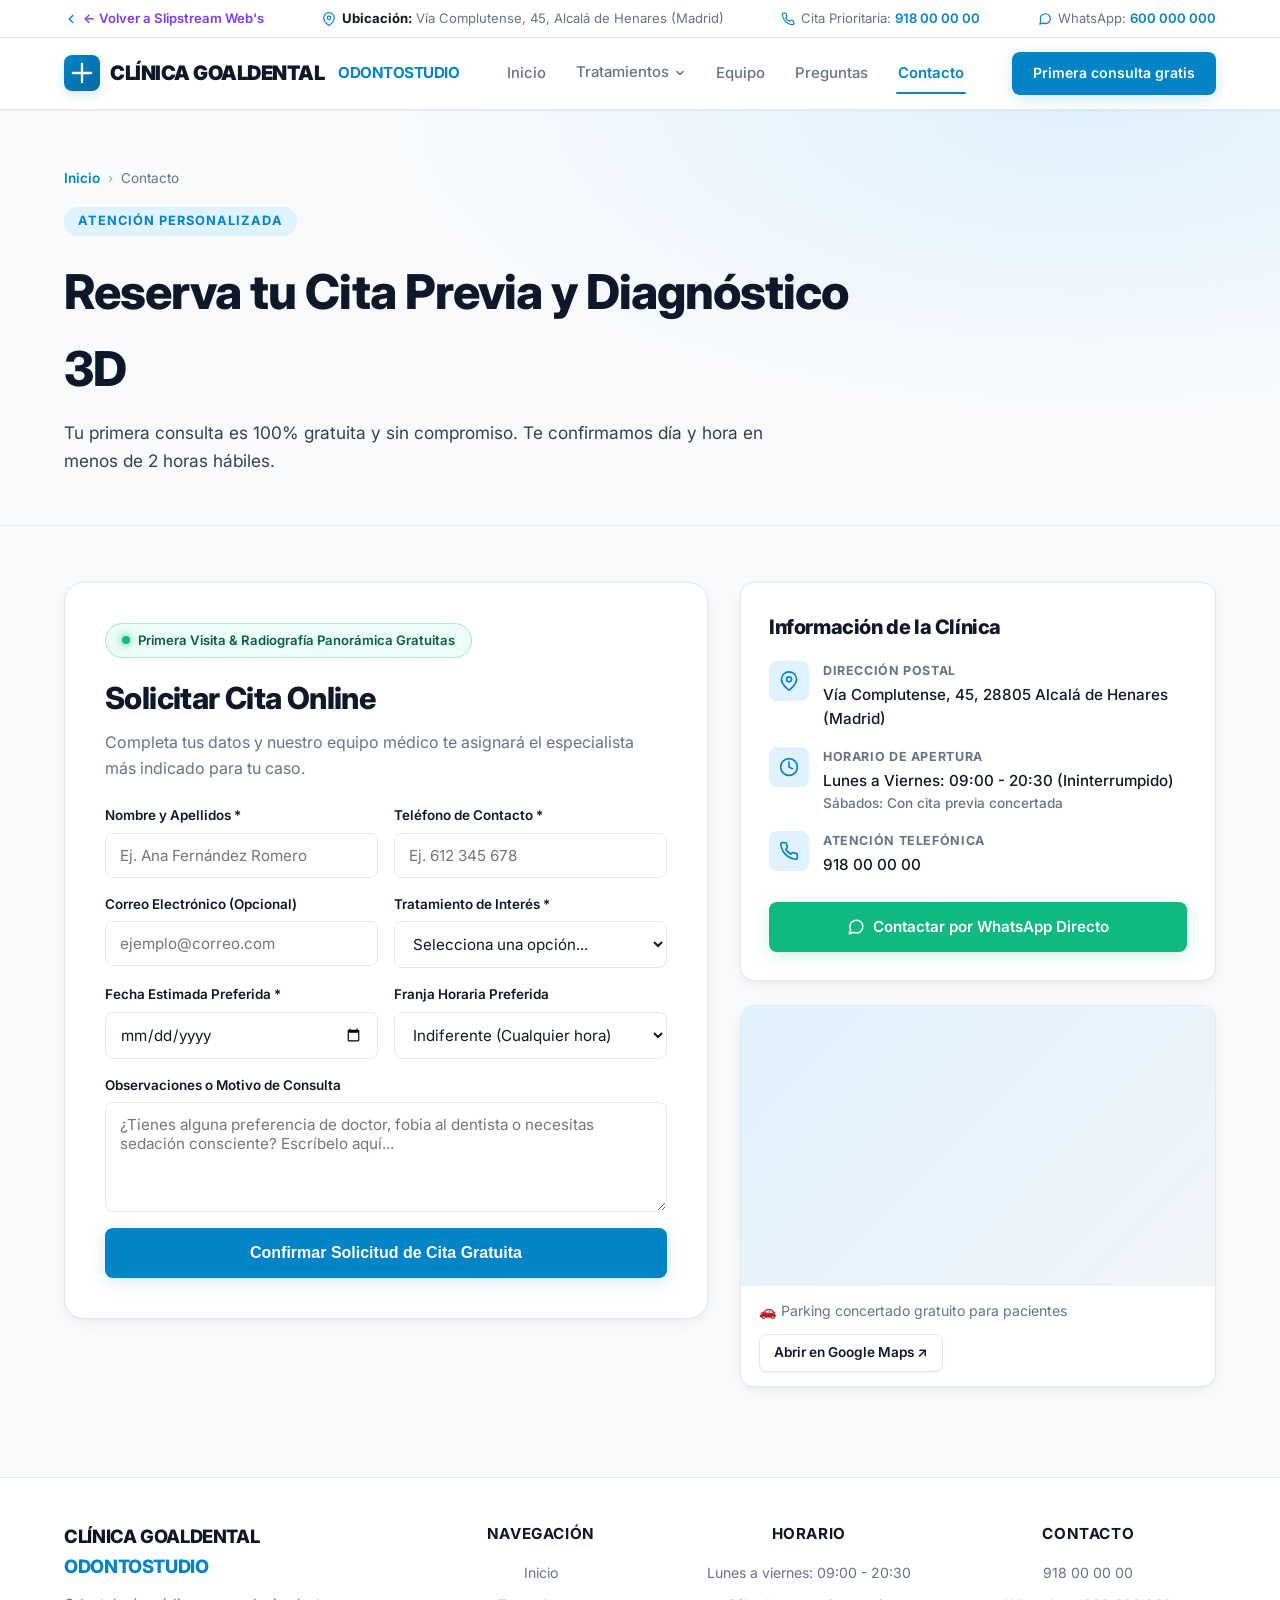
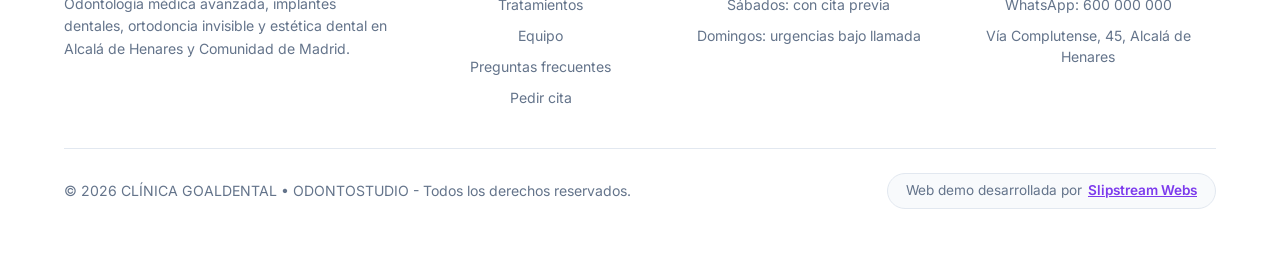
<file: demo-clinica/contacto.html>
<!DOCTYPE html>
<html lang="es">
<head>
  <meta charset="UTF-8">
  <meta name="viewport" content="width=device-width, initial-scale=1.0">
  <meta name="description" content="Pide tu cita previa en Clínica GoalDental OdontoStudio en Alcalá de Henares. Primera visita y diagnóstico digital 3D 100% gratuitos. Respuesta en menos de 2 horas.">
  <title>Contacto y Cita Previa | CLÍNICA GOALDENTAL • ODONTOSTUDIO</title>
  
  <!-- Google Fonts: Inter -->
  <link rel="preconnect" href="https://fonts.googleapis.com">
  <link rel="preconnect" href="https://fonts.gstatic.com" crossorigin>
  <link href="https://fonts.googleapis.com/css2?family=Inter:wght@400;500;600;700;800;900&display=swap" rel="stylesheet">
  
  <!-- Hoja de Estilos Compartida -->
  <script>document.documentElement.classList.add("js")</script>
  <link rel="stylesheet" href="style.css">
</head>
<body>

  <!-- TOP BANNER DE CONTACTO -->
  <div class="top-bar">
    <div class="container">
      <div class="top-bar-item">
        <a href="../index.html" class="back-to-slipstream">
          <svg xmlns="http://www.w3.org/2000/svg" width="14" height="14" viewBox="0 0 24 24" fill="none" stroke="currentColor" stroke-width="2.5" stroke-linecap="round" stroke-linejoin="round">
            <polyline points="15 18 9 12 15 6"></polyline>
          </svg>
          ← Volver a Slipstream Web's
        </a>
      </div>
      <div class="top-bar-item">
        <svg xmlns="http://www.w3.org/2000/svg" width="14" height="14" viewBox="0 0 24 24" fill="none" stroke="currentColor" stroke-width="2" stroke-linecap="round" stroke-linejoin="round">
          <path d="M21 10c0 7-9 13-9 13s-9-6-9-13a9 9 0 0 1 18 0z"></path>
          <circle cx="12" cy="10" r="3"></circle>
        </svg>
        <span><strong>Ubicación:</strong> Vía Complutense, 45, Alcalá de Henares (Madrid)</span>
      </div>
      <div class="top-bar-item">
        <svg xmlns="http://www.w3.org/2000/svg" width="14" height="14" viewBox="0 0 24 24" fill="none" stroke="currentColor" stroke-width="2" stroke-linecap="round" stroke-linejoin="round">
          <path d="M22 16.92v3a2 2 0 0 1-2.18 2 19.79 19.79 0 0 1-8.63-3.07 19.5 19.5 0 0 1-6-6 19.79 19.79 0 0 1-3.07-8.67A2 2 0 0 1 4.11 2h3a2 2 0 0 1 2 1.72 12.84 12.84 0 0 0 .7 2.81 2 2 0 0 1-.45 2.11L8.09 9.91a16 16 0 0 0 6 6l1.27-1.27a2 2 0 0 1 2.11-.45 12.84 12.84 0 0 0 2.81.7A2 2 0 0 1 22 16.92z"></path>
        </svg>
        <span>Cita Prioritaria: <a href="tel:+34918000000" class="top-bar-link">918 00 00 00</a></span>
      </div>
      <div class="top-bar-item">
        <svg xmlns="http://www.w3.org/2000/svg" width="14" height="14" viewBox="0 0 24 24" fill="none" stroke="currentColor" stroke-width="2" stroke-linecap="round" stroke-linejoin="round">
          <path d="M21 11.5a8.38 8.38 0 0 1-.9 3.8 8.5 8.5 0 0 1-7.6 4.7 8.38 8.38 0 0 1-3.8-.9L3 21l1.9-5.7a8.38 8.38 0 0 1-.9-3.8 8.5 8.5 0 0 1 4.7-7.6 8.38 8.38 0 0 1 3.8-.9h.5a8.48 8.48 0 0 1 8 8v.5z"></path>
        </svg>
        <span>WhatsApp: <a href="https://wa.me/34600000000" target="_blank" rel="noopener noreferrer" class="top-bar-link">600 000 000</a></span>
      </div>
    </div>
  </div>

  <!-- NAVBAR STICKY -->
  <header class="navbar" id="navbar">
    <div class="container nav-content">
      <a href="index.html" class="brand-logo" aria-label="Clínica Goaldental Odontostudio, inicio">
        <div class="brand-icon">
          <svg xmlns="http://www.w3.org/2000/svg" width="22" height="22" viewBox="0 0 24 24" fill="none" stroke="currentColor" stroke-width="2.5" stroke-linecap="round" stroke-linejoin="round" aria-hidden="true"><path d="M12 2v20M2 12h20"></path></svg>
        </div>
        CLÍNICA GOALDENTAL <span>ODONTOSTUDIO</span>
      </a>
      <ul class="nav-links">
        <li><a href="index.html" class="nav-link">Inicio</a></li>
        <li class="has-dropdown">
          <a href="tratamientos.html" class="nav-link">Tratamientos <svg class="chev" xmlns="http://www.w3.org/2000/svg" width="12" height="12" viewBox="0 0 24 24" fill="none" stroke="currentColor" stroke-width="3" stroke-linecap="round" stroke-linejoin="round" aria-hidden="true"><polyline points="6 9 12 15 18 9"/></svg></a>
          <div class="dropdown"><a href="tratamientos.html#implantes"><span class="dd-ico"><svg xmlns="http://www.w3.org/2000/svg" width="18" height="18" viewBox="0 0 24 24" fill="none" stroke="currentColor" stroke-width="2" stroke-linecap="round" stroke-linejoin="round" aria-hidden="true"><path d="M12 2a5 5 0 0 0-5 5v3a5 5 0 0 0 10 0V7a5 5 0 0 0-5-5z"/><path d="M12 15v7"/><path d="M8 18h8"/></svg></span><span><strong>Implantes dentales</strong><small>Dientes fijos en 24 horas</small></span></a><a href="tratamientos.html#ortodoncia"><span class="dd-ico"><svg xmlns="http://www.w3.org/2000/svg" width="18" height="18" viewBox="0 0 24 24" fill="none" stroke="currentColor" stroke-width="2" stroke-linecap="round" stroke-linejoin="round" aria-hidden="true"><circle cx="12" cy="12" r="10"/><path d="M8 14s1.5 2 4 2 4-2 4-2"/><line x1="9" y1="9" x2="9.01" y2="9"/><line x1="15" y1="9" x2="15.01" y2="9"/></svg></span><span><strong>Ortodoncia invisible</strong><small>Alineadores transparentes</small></span></a><a href="tratamientos.html#estetica"><span class="dd-ico"><svg xmlns="http://www.w3.org/2000/svg" width="18" height="18" viewBox="0 0 24 24" fill="none" stroke="currentColor" stroke-width="2" stroke-linecap="round" stroke-linejoin="round" aria-hidden="true"><polygon points="12 2 15.09 8.26 22 9.27 17 14.14 18.18 21.02 12 17.77 5.82 21.02 7 14.14 2 9.27 8.91 8.26 12 2"/></svg></span><span><strong>Carillas y diseño de sonrisa</strong><small>Porcelana ultrafina</small></span></a><a href="tratamientos.html#blanqueamiento"><span class="dd-ico"><svg xmlns="http://www.w3.org/2000/svg" width="18" height="18" viewBox="0 0 24 24" fill="none" stroke="currentColor" stroke-width="2" stroke-linecap="round" stroke-linejoin="round" aria-hidden="true"><circle cx="12" cy="12" r="4"/><path d="M12 2v2M12 20v2M4.9 4.9l1.4 1.4M17.7 17.7l1.4 1.4M2 12h2M20 12h2M4.9 19.1l1.4-1.4M17.7 6.3l1.4-1.4"/></svg></span><span><strong>Blanqueamiento LED</strong><small>Hasta 6 tonos más</small></span></a><a href="tratamientos.html#periodoncia"><span class="dd-ico"><svg xmlns="http://www.w3.org/2000/svg" width="18" height="18" viewBox="0 0 24 24" fill="none" stroke="currentColor" stroke-width="2" stroke-linecap="round" stroke-linejoin="round" aria-hidden="true"><path d="M12 22s8-4 8-10V5l-8-3-8 3v7c0 6 8 10 8 10z"/></svg></span><span><strong>Periodoncia y encías</strong><small>Protege tus encías</small></span></a><a href="tratamientos.html#odontopediatria"><span class="dd-ico"><svg xmlns="http://www.w3.org/2000/svg" width="18" height="18" viewBox="0 0 24 24" fill="none" stroke="currentColor" stroke-width="2" stroke-linecap="round" stroke-linejoin="round" aria-hidden="true"><path d="M20.84 4.61a5.5 5.5 0 0 0-7.78 0L12 5.67l-1.06-1.06a5.5 5.5 0 0 0-7.78 7.78l1.06 1.06L12 21.23l7.78-7.78 1.06-1.06a5.5 5.5 0 0 0 0-7.78z"/></svg></span><span><strong>Odontopediatría</strong><small>Para los más pequeños</small></span></a></div>
        </li>
        <li><a href="index.html#equipo" class="nav-link">Equipo</a></li>
        <li><a href="index.html#faq" class="nav-link">Preguntas</a></li>
        <li><a href="contacto.html" class="nav-link active" aria-current="page">Contacto</a></li>
      </ul>
      <a href="contacto.html" class="btn btn-primary btn-nav">Primera consulta gratis</a>
      <button class="nav-toggle" id="navToggle" aria-expanded="false" aria-controls="mobilePanel" aria-label="Abrir menú"><span></span><span></span><span></span></button>
    </div>
    <div class="mobile-panel" id="mobilePanel">
      <div class="mp-inner">
        <a class="mp-link" href="index.html">Inicio</a>
        <a class="mp-link" href="tratamientos.html">Tratamientos</a>
        <div class="mp-sub"><a href="tratamientos.html#implantes">Implantes dentales</a><a href="tratamientos.html#ortodoncia">Ortodoncia invisible</a><a href="tratamientos.html#estetica">Carillas y diseño de sonrisa</a><a href="tratamientos.html#blanqueamiento">Blanqueamiento LED</a><a href="tratamientos.html#periodoncia">Periodoncia y encías</a><a href="tratamientos.html#odontopediatria">Odontopediatría</a><a href="tratamientos.html#sedacion">Sedación consciente</a></div>
        <a class="mp-link" href="index.html#equipo">Equipo</a>
        <a class="mp-link" href="index.html#faq">Preguntas frecuentes</a>
        <a class="mp-link" href="contacto.html">Contacto</a>
        <div class="mp-actions">
          <a class="btn btn-primary" href="contacto.html">Pedir cita gratuita</a>
          <a class="btn btn-whatsapp" href="https://wa.me/34600000000" target="_blank" rel="noopener noreferrer">WhatsApp</a>
        </div>
        <a class="mp-back" href="../index.html">← Volver a Slipstream Web's</a>
      </div>
    </div>
  </header>

  <!-- ENCABEZADO DE PÁGINA -->
  <section class="page-hero-header">
    <div class="container">
      <ol class="breadcrumb"><li><a href="index.html">Inicio</a></li><li>Contacto</li></ol>
      <span class="section-tag">Atención Personalizada</span>
      <h1>Reserva tu Cita Previa y Diagnóstico 3D</h1>
      <p>
        Tu primera consulta es 100% gratuita y sin compromiso. Te confirmamos día y hora en menos de 2 horas hábiles.
      </p>
    </div>
  </section>

  <!-- SECCIÓN DE CONTACTO & LOCALIZACIÓN -->
  <section class="contact-page-section">
    <div class="container">
      <div class="contact-layout">
        
        <!-- Columna Izquierda: Formulario de Reserva -->
        <div class="booking-form-card">
          <div class="badge-clean">
            <span class="badge-dot"></span>
            Primera Visita & Radiografía Panorámica Gratuitas
          </div>
          <h2>Solicitar Cita Online</h2>
          <p class="form-lead">
            Completa tus datos y nuestro equipo médico te asignará el especialista más indicado para tu caso.
          </p>

          <div id="bookingSuccessAlert" class="form-alert-success">
            ✅ <strong>¡Solicitud de cita tramitada con éxito!</strong> Nos pondremos en contacto contigo en breve para confirmar el horario de tu visita.
          </div>

          <form id="clinicBookingForm" class="clinic-form" data-demo-form data-alert="bookingSuccessAlert">
            <div class="form-grid-2">
              <div class="form-field">
                <label for="nombre">Nombre y Apellidos *</label>
                <input type="text" id="nombre" name="nombre" placeholder="Ej. Ana Fernández Romero" required>
              </div>
              <div class="form-field">
                <label for="telefono">Teléfono de Contacto *</label>
                <input type="tel" id="telefono" name="telefono" placeholder="Ej. 612 345 678" required>
              </div>
            </div>

            <div class="form-grid-2">
              <div class="form-field">
                <label for="email">Correo Electrónico (Opcional)</label>
                <input type="email" id="email" name="email" placeholder="ejemplo@correo.com">
              </div>
              <div class="form-field">
                <label for="especialidad">Tratamiento de Interés *</label>
                <select id="especialidad" name="especialidad" required>
                  <option value="" disabled selected>Selecciona una opción...</option>
                  <option value="revision">Revisión general + Limpieza dental gratis</option>
                  <option value="implantes">Implantes dentales / Dientes fijos en 24h</option>
                  <option value="ortodoncia">Ortodoncia invisible con alineadores</option>
                  <option value="estetica">Carillas dentales / Diseño de sonrisa</option>
                  <option value="blanqueamiento">Blanqueamiento dental LED</option>
                  <option value="sedacion">Tratamiento con Sedación Consciente (sin dolor)</option>
                  <option value="urgencia">Urgencia dental / Dolor agudo</option>
                </select>
              </div>
            </div>

            <div class="form-grid-2">
              <div class="form-field">
                <label for="fecha">Fecha Estimada Preferida *</label>
                <input type="date" id="fecha" name="fecha" required>
              </div>
              <div class="form-field">
                <label for="franja">Franja Horaria Preferida</label>
                <select id="franja" name="franja">
                  <option value="indiferente">Indiferente (Cualquier hora)</option>
                  <option value="manana">Mañanas (09:00 - 14:00)</option>
                  <option value="tarde">Tardes (15:00 - 20:30)</option>
                </select>
              </div>
            </div>

            <div class="form-field">
              <label for="mensaje">Observaciones o Motivo de Consulta</label>
              <textarea id="mensaje" name="mensaje" rows="4" placeholder="¿Tienes alguna preferencia de doctor, fobia al dentista o necesitas sedación consciente? Escríbelo aquí..."></textarea>
            </div>

            <button type="submit" class="btn btn-primary btn-block" style="padding: 15px; font-size: 1rem;">
              Confirmar Solicitud de Cita Gratuita
            </button>
          </form>
        </div>

        <!-- Columna Derecha: Tarjeta de Contacto & Mapa Estilizado -->
        <div class="contact-sidebar">
          
          <!-- Tarjeta de Información Rápida -->
          <div class="sidebar-info-card">
            <h3>Información de la Clínica</h3>
            <div class="contact-quick-list">
              <div class="quick-contact-item">
                <div class="quick-icon">
                  <svg xmlns="http://www.w3.org/2000/svg" width="20" height="20" viewBox="0 0 24 24" fill="none" stroke="currentColor" stroke-width="2" stroke-linecap="round" stroke-linejoin="round">
                    <path d="M21 10c0 7-9 13-9 13s-9-6-9-13a9 9 0 0 1 18 0z"></path>
                    <circle cx="12" cy="10" r="3"></circle>
                  </svg>
                </div>
                <div class="quick-text">
                  <strong>Dirección Postal</strong>
                  <span>Vía Complutense, 45, 28805 Alcalá de Henares (Madrid)</span>
                </div>
              </div>

              <div class="quick-contact-item">
                <div class="quick-icon">
                  <svg xmlns="http://www.w3.org/2000/svg" width="20" height="20" viewBox="0 0 24 24" fill="none" stroke="currentColor" stroke-width="2" stroke-linecap="round" stroke-linejoin="round">
                    <circle cx="12" cy="12" r="10"></circle>
                    <polyline points="12 6 12 12 16 14"></polyline>
                  </svg>
                </div>
                <div class="quick-text">
                  <strong>Horario de Apertura</strong>
                  <span>Lunes a Viernes: 09:00 - 20:30 (Ininterrumpido)</span>
                  <span style="font-size: 0.85rem; color: var(--text-muted); display: block;">Sábados: Con cita previa concertada</span>
                </div>
              </div>

              <div class="quick-contact-item">
                <div class="quick-icon">
                  <svg xmlns="http://www.w3.org/2000/svg" width="20" height="20" viewBox="0 0 24 24" fill="none" stroke="currentColor" stroke-width="2" stroke-linecap="round" stroke-linejoin="round">
                    <path d="M22 16.92v3a2 2 0 0 1-2.18 2 19.79 19.79 0 0 1-8.63-3.07 19.5 19.5 0 0 1-6-6 19.79 19.79 0 0 1-3.07-8.67A2 2 0 0 1 4.11 2h3a2 2 0 0 1 2 1.72 12.84 12.84 0 0 0 .7 2.81 2 2 0 0 1-.45 2.11L8.09 9.91a16 16 0 0 0 6 6l1.27-1.27a2 2 0 0 1 2.11-.45 12.84 12.84 0 0 0 2.81.7A2 2 0 0 1 22 16.92z"></path>
                  </svg>
                </div>
                <div class="quick-text">
                  <strong>Atención Telefónica</strong>
                  <a href="tel:+34918000000">918 00 00 00</a>
                </div>
              </div>
            </div>

            <div style="margin-top: 24px;">
              <a href="https://wa.me/34600000000?text=Hola,%20quisiera%20pedir%20cita%20directa%20en%20GoalDental" target="_blank" rel="noopener noreferrer" class="btn btn-whatsapp btn-block">
                <svg xmlns="http://www.w3.org/2000/svg" width="18" height="18" viewBox="0 0 24 24" fill="none" stroke="currentColor" stroke-width="2" stroke-linecap="round" stroke-linejoin="round">
                  <path d="M21 11.5a8.38 8.38 0 0 1-.9 3.8 8.5 8.5 0 0 1-7.6 4.7 8.38 8.38 0 0 1-3.8-.9L3 21l1.9-5.7a8.38 8.38 0 0 1-.9-3.8 8.5 8.5 0 0 1 4.7-7.6 8.38 8.38 0 0 1 3.8-.9h.5a8.48 8.48 0 0 1 8 8v.5z"></path>
                </svg>
                Contactar por WhatsApp Directo
              </a>
            </div>
          </div>

          <!-- Mapa Estilizado con Enlace a Google Maps -->
          <div class="map-embed-card">
            <iframe title="Mapa de la clínica en Alcalá de Henares" loading="lazy" referrerpolicy="no-referrer-when-downgrade" src="https://www.google.com/maps?q=V%C3%ADa+Complutense+45+Alcal%C3%A1+de+Henares&output=embed"></iframe>
            <div class="map-action-bar">
              <span>🚗 Parking concertado gratuito para pacientes</span>
              <a 
                href="https://maps.google.com/?q=Via+Complutense+Alcala+de+Henares" 
                target="_blank" 
                rel="noopener noreferrer" 
                class="btn btn-outline" 
                style="padding: 7px 14px; font-size: 0.85rem;"
              >
                Abrir en Google Maps ↗
              </a>
            </div>
          </div>

        </div>

      </div>
    </div>
  </section>

  <!-- FOOTER COMÚN -->
  <footer>
    <div class="container">
      <div class="footer-columns-grid">
        <div class="footer-col-brand">
          <h4>CLÍNICA GOALDENTAL <span>ODONTOSTUDIO</span></h4>
          <p>Odontología médica avanzada, implantes dentales, ortodoncia invisible y estética dental en Alcalá de Henares y Comunidad de Madrid.</p>
        </div>
        <div class="footer-col-links">
          <h5 class="footer-links-title">Navegación</h5>
          <ul class="footer-links-list">
            <li><a href="index.html">Inicio</a></li>
            <li><a href="tratamientos.html">Tratamientos</a></li>
            <li><a href="index.html#equipo">Equipo</a></li>
            <li><a href="index.html#faq">Preguntas frecuentes</a></li>
            <li><a href="contacto.html">Pedir cita</a></li>
          </ul>
        </div>
        <div class="footer-col-links">
          <h5 class="footer-links-title">Horario</h5>
          <ul class="footer-links-list">
            <li>Lunes a viernes: 09:00 - 20:30</li>
            <li>Sábados: con cita previa</li>
            <li>Domingos: urgencias bajo llamada</li>
          </ul>
        </div>
        <div class="footer-col-links">
          <h5 class="footer-links-title">Contacto</h5>
          <ul class="footer-links-list">
            <li><a href="tel:+34918000000">918 00 00 00</a></li>
            <li><a href="https://wa.me/34600000000" target="_blank" rel="noopener noreferrer">WhatsApp: 600 000 000</a></li>
            <li>Vía Complutense, 45, Alcalá de Henares</li>
          </ul>
        </div>
      </div>
      <div class="footer-bottom-bar">
        <p class="footer-copy">© 2026 CLÍNICA GOALDENTAL • ODONTOSTUDIO - Todos los derechos reservados.</p>
        <div class="demo-attribution"><span>Web demo desarrollada por</span> <a href="../index.html">Slipstream Webs</a></div>
      </div>
    </div>
  </footer>

  <div class="float-cta" id="floatCta">
    <a class="fc-btn fc-call" href="tel:+34918000000"><svg xmlns="http://www.w3.org/2000/svg" width="18" height="18" viewBox="0 0 24 24" fill="none" stroke="currentColor" stroke-width="2" stroke-linecap="round" stroke-linejoin="round" aria-hidden="true"><path d="M22 16.92v3a2 2 0 0 1-2.18 2 19.79 19.79 0 0 1-8.63-3.07 19.5 19.5 0 0 1-6-6 19.79 19.79 0 0 1-3.07-8.67A2 2 0 0 1 4.11 2h3a2 2 0 0 1 2 1.72 12.84 12.84 0 0 0 .7 2.81 2 2 0 0 1-.45 2.11L8.09 9.91a16 16 0 0 0 6 6l1.27-1.27a2 2 0 0 1 2.11-.45 12.84 12.84 0 0 0 2.81.7A2 2 0 0 1 22 16.92z"/></svg><span class="fc-label">Llamar</span></a>
    <a class="fc-btn fc-wa" href="https://wa.me/34600000000" target="_blank" rel="noopener noreferrer" aria-label="Escribir por WhatsApp"><svg xmlns="http://www.w3.org/2000/svg" width="24" height="24" viewBox="0 0 24 24" fill="none" stroke="currentColor" stroke-width="2" stroke-linecap="round" stroke-linejoin="round" aria-hidden="true"><path d="M21 11.5a8.38 8.38 0 0 1-.9 3.8 8.5 8.5 0 0 1-7.6 4.7 8.38 8.38 0 0 1-3.8-.9L3 21l1.9-5.7a8.38 8.38 0 0 1-.9-3.8 8.5 8.5 0 0 1 4.7-7.6 8.38 8.38 0 0 1 3.8-.9h.5a8.48 8.48 0 0 1 8 8v.5z"/></svg></a>
    <a class="fc-btn fc-cita" href="contacto.html"><svg xmlns="http://www.w3.org/2000/svg" width="18" height="18" viewBox="0 0 24 24" fill="none" stroke="currentColor" stroke-width="2" stroke-linecap="round" stroke-linejoin="round" aria-hidden="true"><rect x="3" y="4" width="18" height="18" rx="2"/><line x1="16" y1="2" x2="16" y2="6"/><line x1="8" y1="2" x2="8" y2="6"/><line x1="3" y1="10" x2="21" y2="10"/></svg><span>Pedir cita</span></a>
  </div>

  <script src="script.js" defer></script>

</body>
</html>
</file>
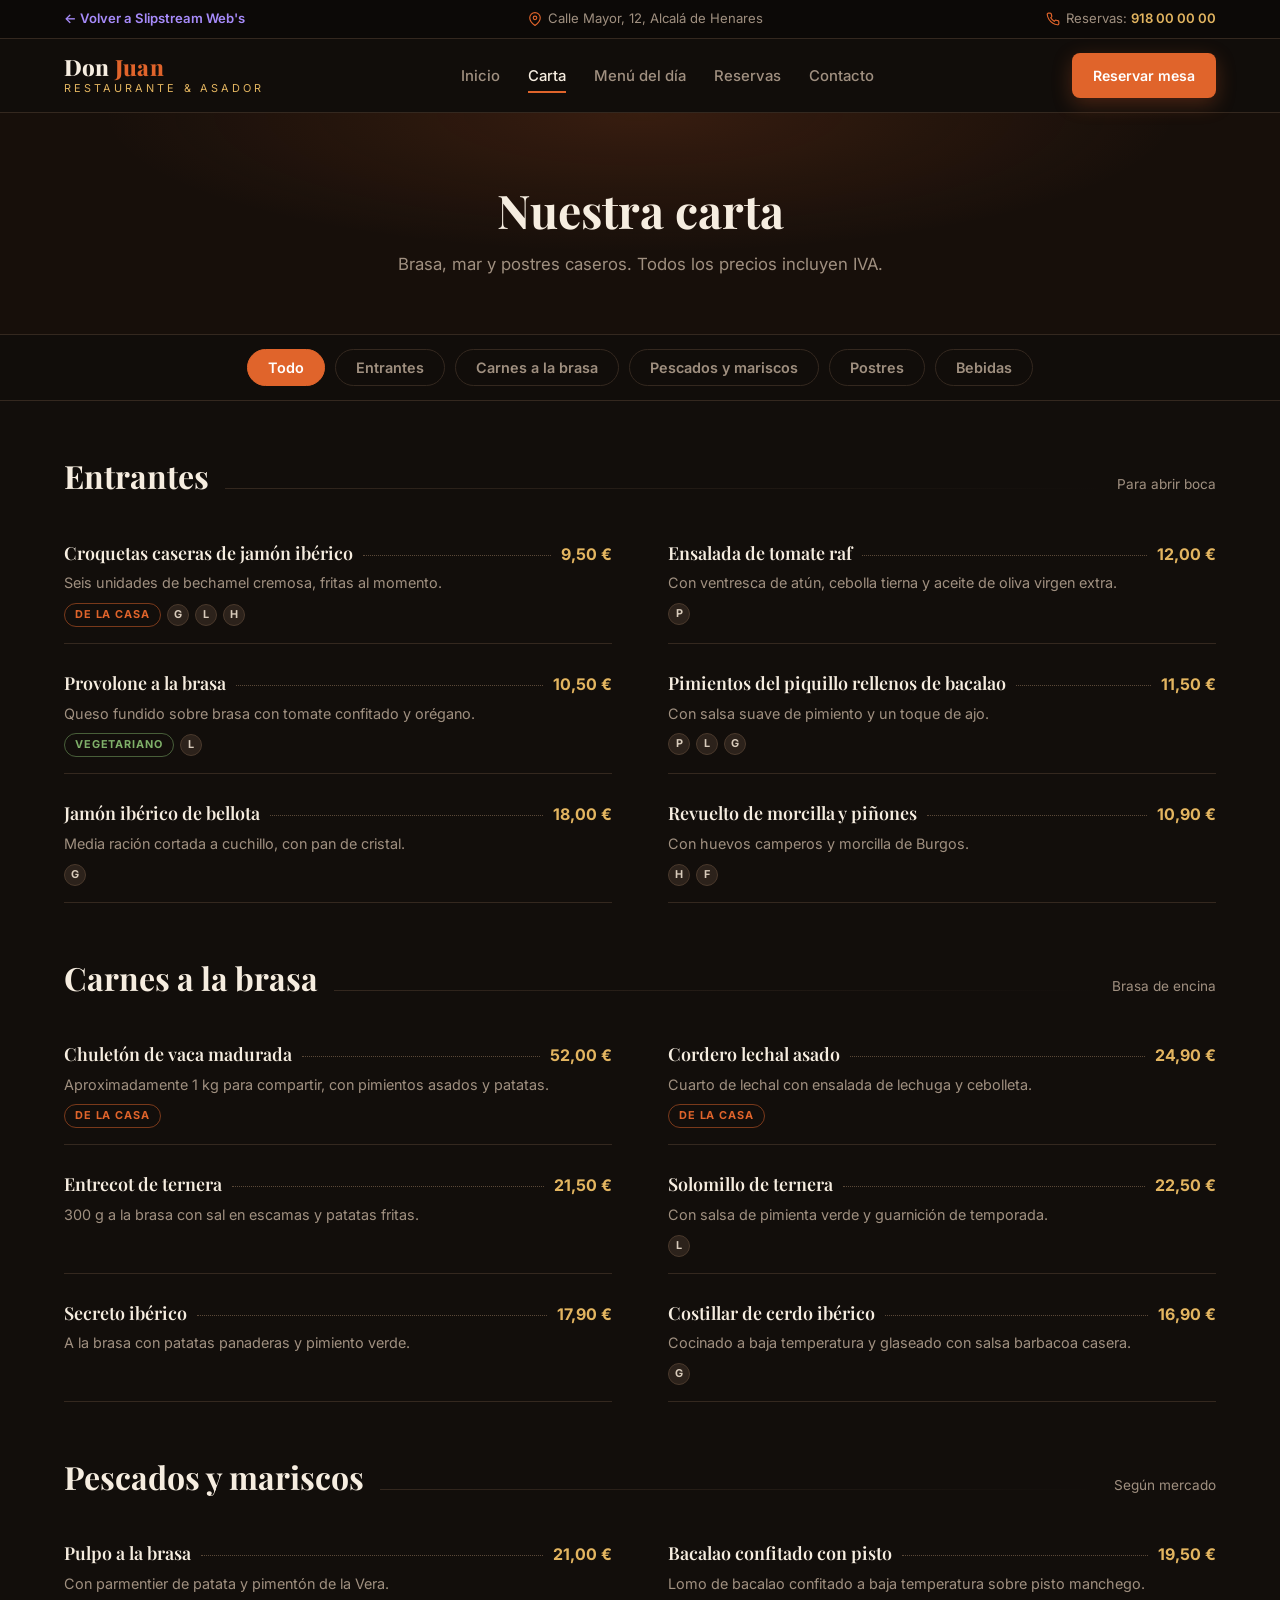
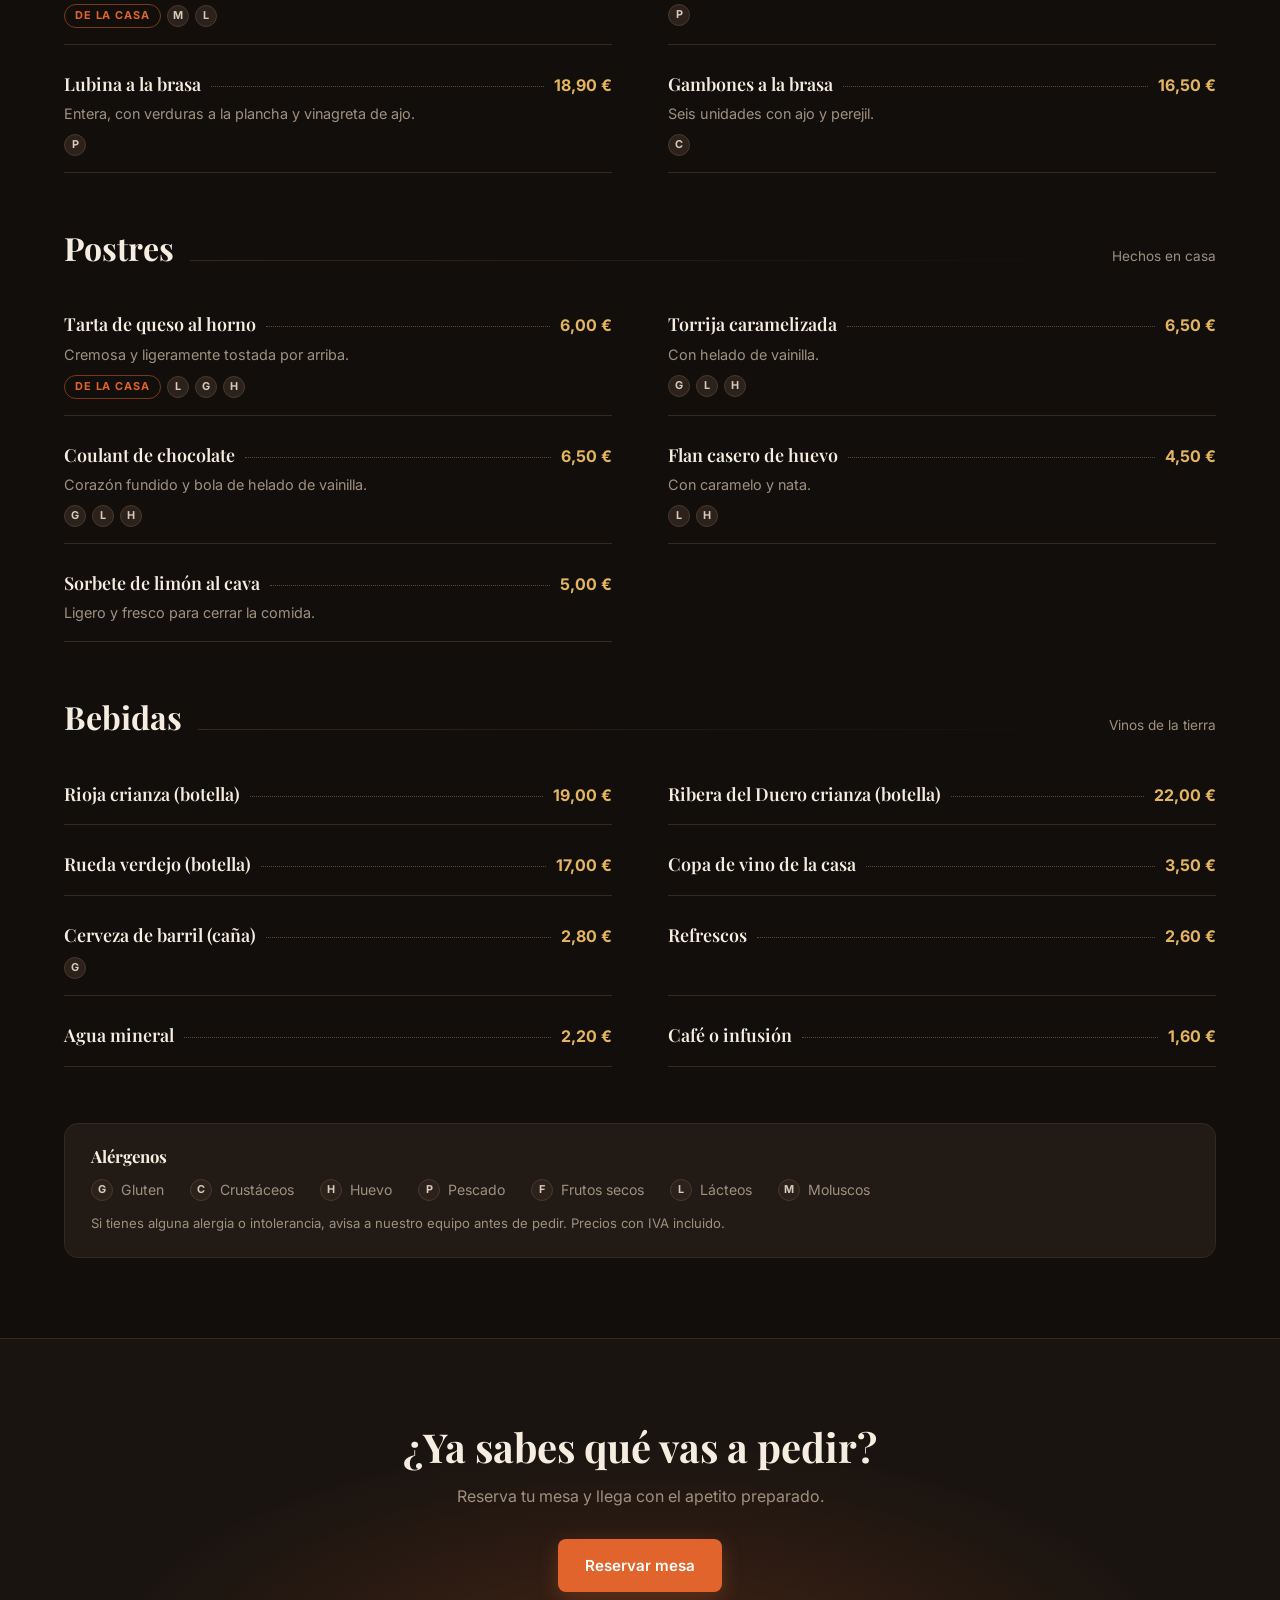
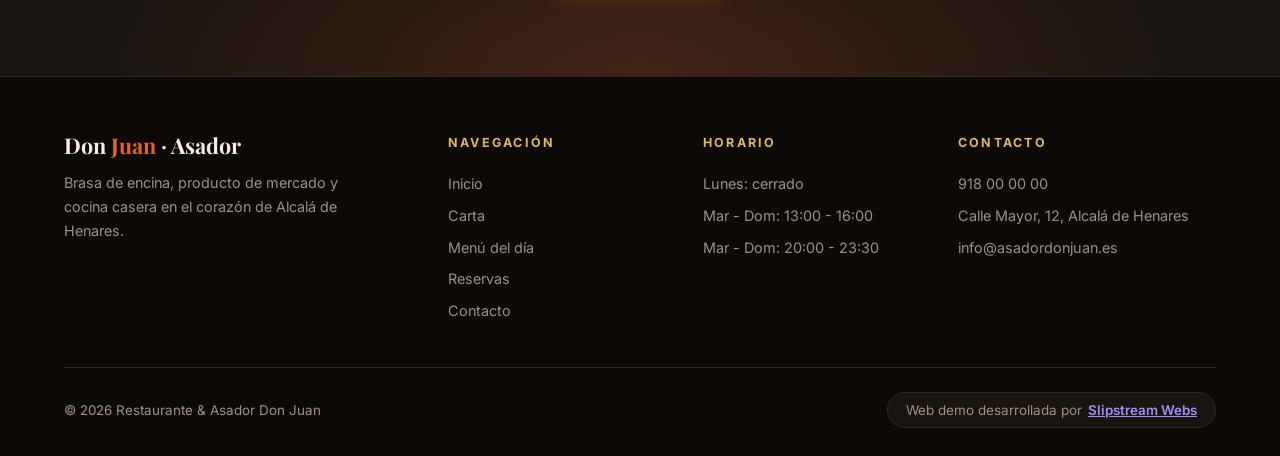
<file: demo-restaurante/carta.html>
<!DOCTYPE html>
<html lang="es">
<head>
  <meta charset="UTF-8">
  <meta name="viewport" content="width=device-width, initial-scale=1.0">
  <meta name="description" content="Carta del Restaurante & Asador Don Juan: entrantes, carnes a la brasa, pescados, postres caseros y bebidas. Precios con IVA y alérgenos indicados.">
  <title>Carta | Restaurante & Asador Don Juan</title>

  <link rel="preconnect" href="https://fonts.googleapis.com">
  <link rel="preconnect" href="https://fonts.gstatic.com" crossorigin>
  <link href="https://fonts.googleapis.com/css2?family=Inter:wght@400;500;600;700&family=Playfair+Display:wght@600;700;800&display=swap" rel="stylesheet">

  <link rel="stylesheet" href="style.css">
</head>
<body>

  <!-- TOP BAR -->
  <div class="top-bar">
    <div class="container">
      <div class="top-bar-item">
        <a href="../index.html" class="back-to-slipstream">← Volver a Slipstream Web's</a>
      </div>
      <div class="top-bar-item">
        <svg xmlns="http://www.w3.org/2000/svg" width="14" height="14" viewBox="0 0 24 24" fill="none" stroke="currentColor" stroke-width="2" stroke-linecap="round" stroke-linejoin="round">
          <path d="M21 10c0 7-9 13-9 13s-9-6-9-13a9 9 0 0 1 18 0z"></path>
          <circle cx="12" cy="10" r="3"></circle>
        </svg>
        <span>Calle Mayor, 12, Alcalá de Henares</span>
      </div>
      <div class="top-bar-item">
        <svg xmlns="http://www.w3.org/2000/svg" width="14" height="14" viewBox="0 0 24 24" fill="none" stroke="currentColor" stroke-width="2" stroke-linecap="round" stroke-linejoin="round">
          <path d="M22 16.92v3a2 2 0 0 1-2.18 2 19.79 19.79 0 0 1-8.63-3.07 19.5 19.5 0 0 1-6-6 19.79 19.79 0 0 1-3.07-8.67A2 2 0 0 1 4.11 2h3a2 2 0 0 1 2 1.72 12.84 12.84 0 0 0 .7 2.81 2 2 0 0 1-.45 2.11L8.09 9.91a16 16 0 0 0 6 6l1.27-1.27a2 2 0 0 1 2.11-.45 12.84 12.84 0 0 0 2.81.7A2 2 0 0 1 22 16.92z"></path>
        </svg>
        <span>Reservas: <a href="tel:+34918000000" class="top-bar-link">918 00 00 00</a></span>
      </div>
    </div>
  </div>

  <!-- NAVBAR -->
  <header class="navbar">
    <div class="container nav-content">
      <a href="index.html" class="brand">
        <span class="brand-name">Don <em>Juan</em></span>
        <span class="brand-sub">Restaurante &amp; Asador</span>
      </a>
      <button class="nav-toggle" aria-label="Abrir menú" aria-expanded="false" aria-controls="nav-menu">
        <span></span><span></span><span></span>
      </button>
      <ul class="nav-links" id="nav-menu">
        <li><a href="index.html" class="nav-link">Inicio</a></li>
        <li><a href="carta.html" class="nav-link active">Carta</a></li>
        <li><a href="menu-del-dia.html" class="nav-link">Menú del día</a></li>
        <li><a href="reservas.html" class="nav-link">Reservas</a></li>
        <li><a href="contacto.html" class="nav-link">Contacto</a></li>
        <li class="nav-cta-mobile"><a href="reservas.html" class="btn btn-primary btn-block">Reservar mesa</a></li>
      </ul>
      <a href="reservas.html" class="btn btn-primary btn-nav">Reservar mesa</a>
    </div>
  </header>

  <!-- CABECERA -->
  <section class="page-hero">
    <div class="container">
      <h1>Nuestra carta</h1>
      <p>Brasa, mar y postres caseros. Todos los precios incluyen IVA.</p>
    </div>
  </section>

  <!-- FILTRO DE CATEGORÍAS -->
  <div class="menu-tabs-wrap">
    <div class="container">
      <div class="menu-tabs" role="group" aria-label="Categorías de la carta">
        <button class="menu-tab active" data-filter="todo" aria-pressed="true">Todo</button>
        <button class="menu-tab" data-filter="entrantes" aria-pressed="false">Entrantes</button>
        <button class="menu-tab" data-filter="carnes" aria-pressed="false">Carnes a la brasa</button>
        <button class="menu-tab" data-filter="pescados" aria-pressed="false">Pescados y mariscos</button>
        <button class="menu-tab" data-filter="postres" aria-pressed="false">Postres</button>
        <button class="menu-tab" data-filter="bebidas" aria-pressed="false">Bebidas</button>
      </div>
    </div>
  </div>

  <!-- CARTA -->
  <main class="menu-section">
    <div class="container">

      <!-- ENTRANTES -->
      <section class="menu-category" data-cat="entrantes" id="entrantes">
        <div class="menu-category-head">
          <h2>Entrantes</h2>
          <span class="rule"></span>
          <small>Para abrir boca</small>
        </div>
        <ul class="menu-items">
          <li class="menu-item">
            <div class="menu-item-top">
              <span class="menu-item-name">Croquetas caseras de jamón ibérico</span>
              <span class="menu-item-dots"></span>
              <span class="menu-item-price">9,50 €</span>
            </div>
            <p class="menu-item-desc">Seis unidades de bechamel cremosa, fritas al momento.</p>
            <div class="menu-item-meta">
              <span class="badge-house">De la casa</span>
              <span class="allergen" title="Gluten">G</span>
              <span class="allergen" title="Lácteos">L</span>
              <span class="allergen" title="Huevo">H</span>
            </div>
          </li>
          <li class="menu-item">
            <div class="menu-item-top">
              <span class="menu-item-name">Ensalada de tomate raf</span>
              <span class="menu-item-dots"></span>
              <span class="menu-item-price">12,00 €</span>
            </div>
            <p class="menu-item-desc">Con ventresca de atún, cebolla tierna y aceite de oliva virgen extra.</p>
            <div class="menu-item-meta">
              <span class="allergen" title="Pescado">P</span>
            </div>
          </li>
          <li class="menu-item">
            <div class="menu-item-top">
              <span class="menu-item-name">Provolone a la brasa</span>
              <span class="menu-item-dots"></span>
              <span class="menu-item-price">10,50 €</span>
            </div>
            <p class="menu-item-desc">Queso fundido sobre brasa con tomate confitado y orégano.</p>
            <div class="menu-item-meta">
              <span class="badge-veg">Vegetariano</span>
              <span class="allergen" title="Lácteos">L</span>
            </div>
          </li>
          <li class="menu-item">
            <div class="menu-item-top">
              <span class="menu-item-name">Pimientos del piquillo rellenos de bacalao</span>
              <span class="menu-item-dots"></span>
              <span class="menu-item-price">11,50 €</span>
            </div>
            <p class="menu-item-desc">Con salsa suave de pimiento y un toque de ajo.</p>
            <div class="menu-item-meta">
              <span class="allergen" title="Pescado">P</span>
              <span class="allergen" title="Lácteos">L</span>
              <span class="allergen" title="Gluten">G</span>
            </div>
          </li>
          <li class="menu-item">
            <div class="menu-item-top">
              <span class="menu-item-name">Jamón ibérico de bellota</span>
              <span class="menu-item-dots"></span>
              <span class="menu-item-price">18,00 €</span>
            </div>
            <p class="menu-item-desc">Media ración cortada a cuchillo, con pan de cristal.</p>
            <div class="menu-item-meta">
              <span class="allergen" title="Gluten">G</span>
            </div>
          </li>
          <li class="menu-item">
            <div class="menu-item-top">
              <span class="menu-item-name">Revuelto de morcilla y piñones</span>
              <span class="menu-item-dots"></span>
              <span class="menu-item-price">10,90 €</span>
            </div>
            <p class="menu-item-desc">Con huevos camperos y morcilla de Burgos.</p>
            <div class="menu-item-meta">
              <span class="allergen" title="Huevo">H</span>
              <span class="allergen" title="Frutos secos">F</span>
            </div>
          </li>
        </ul>
      </section>

      <!-- CARNES -->
      <section class="menu-category" data-cat="carnes" id="carnes">
        <div class="menu-category-head">
          <h2>Carnes a la brasa</h2>
          <span class="rule"></span>
          <small>Brasa de encina</small>
        </div>
        <ul class="menu-items">
          <li class="menu-item">
            <div class="menu-item-top">
              <span class="menu-item-name">Chuletón de vaca madurada</span>
              <span class="menu-item-dots"></span>
              <span class="menu-item-price">52,00 €</span>
            </div>
            <p class="menu-item-desc">Aproximadamente 1 kg para compartir, con pimientos asados y patatas.</p>
            <div class="menu-item-meta">
              <span class="badge-house">De la casa</span>
            </div>
          </li>
          <li class="menu-item">
            <div class="menu-item-top">
              <span class="menu-item-name">Cordero lechal asado</span>
              <span class="menu-item-dots"></span>
              <span class="menu-item-price">24,90 €</span>
            </div>
            <p class="menu-item-desc">Cuarto de lechal con ensalada de lechuga y cebolleta.</p>
            <div class="menu-item-meta">
              <span class="badge-house">De la casa</span>
            </div>
          </li>
          <li class="menu-item">
            <div class="menu-item-top">
              <span class="menu-item-name">Entrecot de ternera</span>
              <span class="menu-item-dots"></span>
              <span class="menu-item-price">21,50 €</span>
            </div>
            <p class="menu-item-desc">300 g a la brasa con sal en escamas y patatas fritas.</p>
          </li>
          <li class="menu-item">
            <div class="menu-item-top">
              <span class="menu-item-name">Solomillo de ternera</span>
              <span class="menu-item-dots"></span>
              <span class="menu-item-price">22,50 €</span>
            </div>
            <p class="menu-item-desc">Con salsa de pimienta verde y guarnición de temporada.</p>
            <div class="menu-item-meta">
              <span class="allergen" title="Lácteos">L</span>
            </div>
          </li>
          <li class="menu-item">
            <div class="menu-item-top">
              <span class="menu-item-name">Secreto ibérico</span>
              <span class="menu-item-dots"></span>
              <span class="menu-item-price">17,90 €</span>
            </div>
            <p class="menu-item-desc">A la brasa con patatas panaderas y pimiento verde.</p>
          </li>
          <li class="menu-item">
            <div class="menu-item-top">
              <span class="menu-item-name">Costillar de cerdo ibérico</span>
              <span class="menu-item-dots"></span>
              <span class="menu-item-price">16,90 €</span>
            </div>
            <p class="menu-item-desc">Cocinado a baja temperatura y glaseado con salsa barbacoa casera.</p>
            <div class="menu-item-meta">
              <span class="allergen" title="Gluten">G</span>
            </div>
          </li>
        </ul>
      </section>

      <!-- PESCADOS -->
      <section class="menu-category" data-cat="pescados" id="pescados">
        <div class="menu-category-head">
          <h2>Pescados y mariscos</h2>
          <span class="rule"></span>
          <small>Según mercado</small>
        </div>
        <ul class="menu-items">
          <li class="menu-item">
            <div class="menu-item-top">
              <span class="menu-item-name">Pulpo a la brasa</span>
              <span class="menu-item-dots"></span>
              <span class="menu-item-price">21,00 €</span>
            </div>
            <p class="menu-item-desc">Con parmentier de patata y pimentón de la Vera.</p>
            <div class="menu-item-meta">
              <span class="badge-house">De la casa</span>
              <span class="allergen" title="Moluscos">M</span>
              <span class="allergen" title="Lácteos">L</span>
            </div>
          </li>
          <li class="menu-item">
            <div class="menu-item-top">
              <span class="menu-item-name">Bacalao confitado con pisto</span>
              <span class="menu-item-dots"></span>
              <span class="menu-item-price">19,50 €</span>
            </div>
            <p class="menu-item-desc">Lomo de bacalao confitado a baja temperatura sobre pisto manchego.</p>
            <div class="menu-item-meta">
              <span class="allergen" title="Pescado">P</span>
            </div>
          </li>
          <li class="menu-item">
            <div class="menu-item-top">
              <span class="menu-item-name">Lubina a la brasa</span>
              <span class="menu-item-dots"></span>
              <span class="menu-item-price">18,90 €</span>
            </div>
            <p class="menu-item-desc">Entera, con verduras a la plancha y vinagreta de ajo.</p>
            <div class="menu-item-meta">
              <span class="allergen" title="Pescado">P</span>
            </div>
          </li>
          <li class="menu-item">
            <div class="menu-item-top">
              <span class="menu-item-name">Gambones a la brasa</span>
              <span class="menu-item-dots"></span>
              <span class="menu-item-price">16,50 €</span>
            </div>
            <p class="menu-item-desc">Seis unidades con ajo y perejil.</p>
            <div class="menu-item-meta">
              <span class="allergen" title="Crustáceos">C</span>
            </div>
          </li>
        </ul>
      </section>

      <!-- POSTRES -->
      <section class="menu-category" data-cat="postres" id="postres">
        <div class="menu-category-head">
          <h2>Postres</h2>
          <span class="rule"></span>
          <small>Hechos en casa</small>
        </div>
        <ul class="menu-items">
          <li class="menu-item">
            <div class="menu-item-top">
              <span class="menu-item-name">Tarta de queso al horno</span>
              <span class="menu-item-dots"></span>
              <span class="menu-item-price">6,00 €</span>
            </div>
            <p class="menu-item-desc">Cremosa y ligeramente tostada por arriba.</p>
            <div class="menu-item-meta">
              <span class="badge-house">De la casa</span>
              <span class="allergen" title="Lácteos">L</span>
              <span class="allergen" title="Gluten">G</span>
              <span class="allergen" title="Huevo">H</span>
            </div>
          </li>
          <li class="menu-item">
            <div class="menu-item-top">
              <span class="menu-item-name">Torrija caramelizada</span>
              <span class="menu-item-dots"></span>
              <span class="menu-item-price">6,50 €</span>
            </div>
            <p class="menu-item-desc">Con helado de vainilla.</p>
            <div class="menu-item-meta">
              <span class="allergen" title="Gluten">G</span>
              <span class="allergen" title="Lácteos">L</span>
              <span class="allergen" title="Huevo">H</span>
            </div>
          </li>
          <li class="menu-item">
            <div class="menu-item-top">
              <span class="menu-item-name">Coulant de chocolate</span>
              <span class="menu-item-dots"></span>
              <span class="menu-item-price">6,50 €</span>
            </div>
            <p class="menu-item-desc">Corazón fundido y bola de helado de vainilla.</p>
            <div class="menu-item-meta">
              <span class="allergen" title="Gluten">G</span>
              <span class="allergen" title="Lácteos">L</span>
              <span class="allergen" title="Huevo">H</span>
            </div>
          </li>
          <li class="menu-item">
            <div class="menu-item-top">
              <span class="menu-item-name">Flan casero de huevo</span>
              <span class="menu-item-dots"></span>
              <span class="menu-item-price">4,50 €</span>
            </div>
            <p class="menu-item-desc">Con caramelo y nata.</p>
            <div class="menu-item-meta">
              <span class="allergen" title="Lácteos">L</span>
              <span class="allergen" title="Huevo">H</span>
            </div>
          </li>
          <li class="menu-item">
            <div class="menu-item-top">
              <span class="menu-item-name">Sorbete de limón al cava</span>
              <span class="menu-item-dots"></span>
              <span class="menu-item-price">5,00 €</span>
            </div>
            <p class="menu-item-desc">Ligero y fresco para cerrar la comida.</p>
          </li>
        </ul>
      </section>

      <!-- BEBIDAS -->
      <section class="menu-category" data-cat="bebidas" id="bebidas">
        <div class="menu-category-head">
          <h2>Bebidas</h2>
          <span class="rule"></span>
          <small>Vinos de la tierra</small>
        </div>
        <ul class="menu-items">
          <li class="menu-item">
            <div class="menu-item-top">
              <span class="menu-item-name">Rioja crianza (botella)</span>
              <span class="menu-item-dots"></span>
              <span class="menu-item-price">19,00 €</span>
            </div>
          </li>
          <li class="menu-item">
            <div class="menu-item-top">
              <span class="menu-item-name">Ribera del Duero crianza (botella)</span>
              <span class="menu-item-dots"></span>
              <span class="menu-item-price">22,00 €</span>
            </div>
          </li>
          <li class="menu-item">
            <div class="menu-item-top">
              <span class="menu-item-name">Rueda verdejo (botella)</span>
              <span class="menu-item-dots"></span>
              <span class="menu-item-price">17,00 €</span>
            </div>
          </li>
          <li class="menu-item">
            <div class="menu-item-top">
              <span class="menu-item-name">Copa de vino de la casa</span>
              <span class="menu-item-dots"></span>
              <span class="menu-item-price">3,50 €</span>
            </div>
          </li>
          <li class="menu-item">
            <div class="menu-item-top">
              <span class="menu-item-name">Cerveza de barril (caña)</span>
              <span class="menu-item-dots"></span>
              <span class="menu-item-price">2,80 €</span>
            </div>
            <div class="menu-item-meta">
              <span class="allergen" title="Gluten">G</span>
            </div>
          </li>
          <li class="menu-item">
            <div class="menu-item-top">
              <span class="menu-item-name">Refrescos</span>
              <span class="menu-item-dots"></span>
              <span class="menu-item-price">2,60 €</span>
            </div>
          </li>
          <li class="menu-item">
            <div class="menu-item-top">
              <span class="menu-item-name">Agua mineral</span>
              <span class="menu-item-dots"></span>
              <span class="menu-item-price">2,20 €</span>
            </div>
          </li>
          <li class="menu-item">
            <div class="menu-item-top">
              <span class="menu-item-name">Café o infusión</span>
              <span class="menu-item-dots"></span>
              <span class="menu-item-price">1,60 €</span>
            </div>
          </li>
        </ul>
      </section>

      <!-- LEYENDA DE ALÉRGENOS -->
      <div class="legend-box">
        <h3>Alérgenos</h3>
        <div class="legend-list">
          <span><span class="allergen">G</span> Gluten</span>
          <span><span class="allergen">C</span> Crustáceos</span>
          <span><span class="allergen">H</span> Huevo</span>
          <span><span class="allergen">P</span> Pescado</span>
          <span><span class="allergen">F</span> Frutos secos</span>
          <span><span class="allergen">L</span> Lácteos</span>
          <span><span class="allergen">M</span> Moluscos</span>
        </div>
        <p class="legend-note">Si tienes alguna alergia o intolerancia, avisa a nuestro equipo antes de pedir. Precios con IVA incluido.</p>
      </div>

    </div>
  </main>

  <!-- CTA FINAL -->
  <section class="cta-final">
    <div class="container">
      <h2>¿Ya sabes qué vas a pedir?</h2>
      <p>Reserva tu mesa y llega con el apetito preparado.</p>
      <a href="reservas.html" class="btn btn-primary">Reservar mesa</a>
    </div>
  </section>

  <!-- FOOTER -->
  <footer>
    <div class="container">
      <div class="footer-grid">
        <div class="footer-brand">
          <h4>Don <em>Juan</em> · Asador</h4>
          <p>Brasa de encina, producto de mercado y cocina casera en el corazón de Alcalá de Henares.</p>
        </div>
        <div class="footer-col">
          <h5>Navegación</h5>
          <ul>
            <li><a href="index.html">Inicio</a></li>
            <li><a href="carta.html">Carta</a></li>
            <li><a href="menu-del-dia.html">Menú del día</a></li>
            <li><a href="reservas.html">Reservas</a></li>
            <li><a href="contacto.html">Contacto</a></li>
          </ul>
        </div>
        <div class="footer-col">
          <h5>Horario</h5>
          <ul>
            <li>Lunes: cerrado</li>
            <li>Mar - Dom: 13:00 - 16:00</li>
            <li>Mar - Dom: 20:00 - 23:30</li>
          </ul>
        </div>
        <div class="footer-col">
          <h5>Contacto</h5>
          <ul>
            <li><a href="tel:+34918000000">918 00 00 00</a></li>
            <li>Calle Mayor, 12, Alcalá de Henares</li>
            <li>info@asadordonjuan.es</li>
          </ul>
        </div>
      </div>

      <div class="footer-bottom">
        <span>© 2026 Restaurante &amp; Asador Don Juan</span>
        <div class="demo-attribution">
          <span>Web demo desarrollada por</span>
          <a href="../index.html">Slipstream Webs</a>
        </div>
      </div>
    </div>
  </footer>

  <script src="script.js"></script>
</body>
</html>
</file>
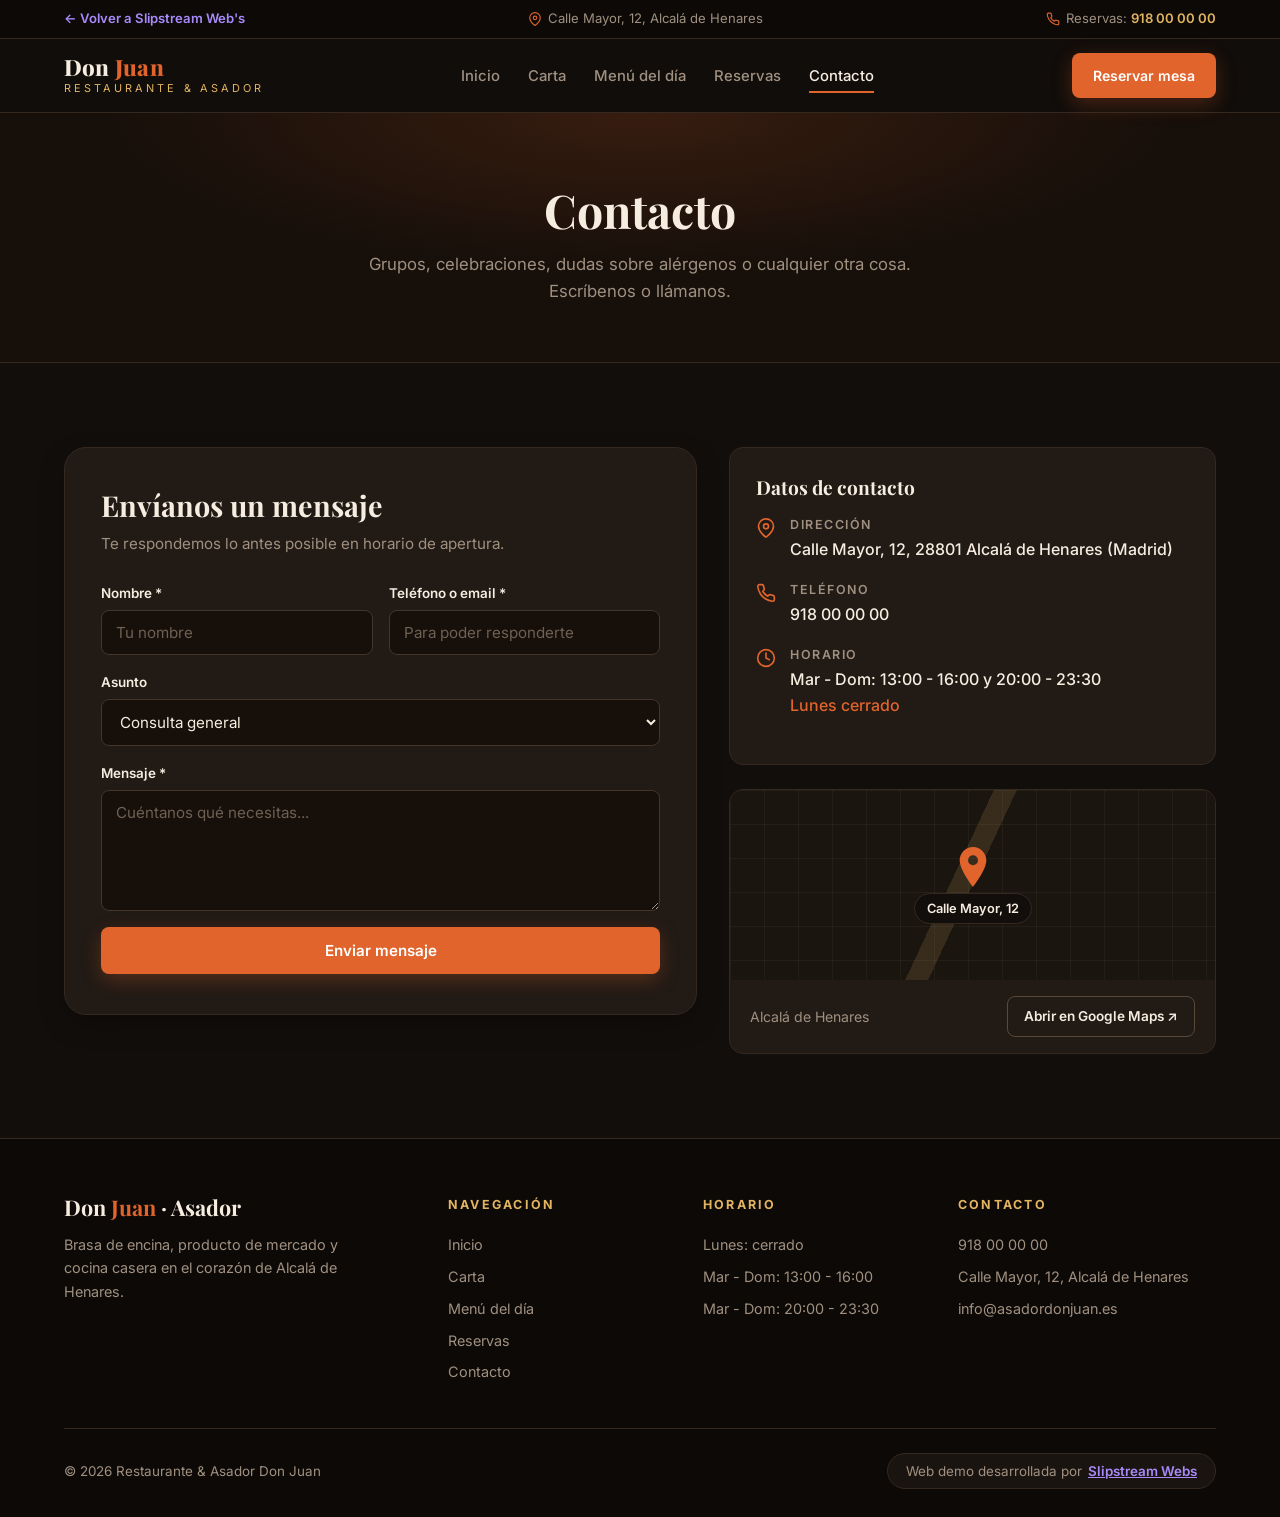
<file: demo-restaurante/contacto.html>
<!DOCTYPE html>
<html lang="es">
<head>
  <meta charset="UTF-8">
  <meta name="viewport" content="width=device-width, initial-scale=1.0">
  <meta name="description" content="Contacta con el Restaurante & Asador Don Juan en Alcalá de Henares: teléfono, dirección, horario y formulario para grupos, celebraciones y consultas.">
  <title>Contacto | Restaurante & Asador Don Juan</title>

  <link rel="preconnect" href="https://fonts.googleapis.com">
  <link rel="preconnect" href="https://fonts.gstatic.com" crossorigin>
  <link href="https://fonts.googleapis.com/css2?family=Inter:wght@400;500;600;700&family=Playfair+Display:wght@600;700;800&display=swap" rel="stylesheet">

  <link rel="stylesheet" href="style.css">
</head>
<body>

  <!-- TOP BAR -->
  <div class="top-bar">
    <div class="container">
      <div class="top-bar-item">
        <a href="../index.html" class="back-to-slipstream">← Volver a Slipstream Web's</a>
      </div>
      <div class="top-bar-item">
        <svg xmlns="http://www.w3.org/2000/svg" width="14" height="14" viewBox="0 0 24 24" fill="none" stroke="currentColor" stroke-width="2" stroke-linecap="round" stroke-linejoin="round">
          <path d="M21 10c0 7-9 13-9 13s-9-6-9-13a9 9 0 0 1 18 0z"></path>
          <circle cx="12" cy="10" r="3"></circle>
        </svg>
        <span>Calle Mayor, 12, Alcalá de Henares</span>
      </div>
      <div class="top-bar-item">
        <svg xmlns="http://www.w3.org/2000/svg" width="14" height="14" viewBox="0 0 24 24" fill="none" stroke="currentColor" stroke-width="2" stroke-linecap="round" stroke-linejoin="round">
          <path d="M22 16.92v3a2 2 0 0 1-2.18 2 19.79 19.79 0 0 1-8.63-3.07 19.5 19.5 0 0 1-6-6 19.79 19.79 0 0 1-3.07-8.67A2 2 0 0 1 4.11 2h3a2 2 0 0 1 2 1.72 12.84 12.84 0 0 0 .7 2.81 2 2 0 0 1-.45 2.11L8.09 9.91a16 16 0 0 0 6 6l1.27-1.27a2 2 0 0 1 2.11-.45 12.84 12.84 0 0 0 2.81.7A2 2 0 0 1 22 16.92z"></path>
        </svg>
        <span>Reservas: <a href="tel:+34918000000" class="top-bar-link">918 00 00 00</a></span>
      </div>
    </div>
  </div>

  <!-- NAVBAR -->
  <header class="navbar">
    <div class="container nav-content">
      <a href="index.html" class="brand">
        <span class="brand-name">Don <em>Juan</em></span>
        <span class="brand-sub">Restaurante &amp; Asador</span>
      </a>
      <button class="nav-toggle" aria-label="Abrir menú" aria-expanded="false" aria-controls="nav-menu">
        <span></span><span></span><span></span>
      </button>
      <ul class="nav-links" id="nav-menu">
        <li><a href="index.html" class="nav-link">Inicio</a></li>
        <li><a href="carta.html" class="nav-link">Carta</a></li>
        <li><a href="menu-del-dia.html" class="nav-link">Menú del día</a></li>
        <li><a href="reservas.html" class="nav-link">Reservas</a></li>
        <li><a href="contacto.html" class="nav-link active">Contacto</a></li>
        <li class="nav-cta-mobile"><a href="reservas.html" class="btn btn-primary btn-block">Reservar mesa</a></li>
      </ul>
      <a href="reservas.html" class="btn btn-primary btn-nav">Reservar mesa</a>
    </div>
  </header>

  <!-- CABECERA -->
  <section class="page-hero">
    <div class="container">
      <h1>Contacto</h1>
      <p>Grupos, celebraciones, dudas sobre alérgenos o cualquier otra cosa. Escríbenos o llámanos.</p>
    </div>
  </section>

  <!-- FORMULARIO + INFO -->
  <section>
    <div class="container">
      <div class="form-layout">

        <div class="form-card">
          <h2>Envíanos un mensaje</h2>
          <p class="form-lead">Te respondemos lo antes posible en horario de apertura.</p>

          <div id="contactoAlert" class="form-alert" role="status">
            <strong>¡Mensaje enviado!</strong> Gracias por escribirnos, te responderemos en breve.
          </div>

          <form id="contactoForm">
            <div class="form-grid">
              <div class="form-field">
                <label for="nombre">Nombre *</label>
                <input type="text" id="nombre" name="nombre" placeholder="Tu nombre" required>
              </div>
              <div class="form-field">
                <label for="contacto">Teléfono o email *</label>
                <input type="text" id="contacto" name="contacto" placeholder="Para poder responderte" required>
              </div>
            </div>

            <div class="form-field">
              <label for="asunto">Asunto</label>
              <select id="asunto" name="asunto">
                <option value="general">Consulta general</option>
                <option value="grupos">Grupos y celebraciones</option>
                <option value="alergias">Alergias e intolerancias</option>
                <option value="otro">Otro</option>
              </select>
            </div>

            <div class="form-field">
              <label for="mensaje">Mensaje *</label>
              <textarea id="mensaje" name="mensaje" rows="5" placeholder="Cuéntanos qué necesitas..." required></textarea>
            </div>

            <button type="submit" class="btn btn-primary btn-block">Enviar mensaje</button>
          </form>
        </div>

        <aside class="side-stack">
          <div class="side-card">
            <h3>Datos de contacto</h3>
            <div class="info-line">
              <svg xmlns="http://www.w3.org/2000/svg" width="20" height="20" viewBox="0 0 24 24" fill="none" stroke="currentColor" stroke-width="2" stroke-linecap="round" stroke-linejoin="round">
                <path d="M21 10c0 7-9 13-9 13s-9-6-9-13a9 9 0 0 1 18 0z"></path>
                <circle cx="12" cy="10" r="3"></circle>
              </svg>
              <div>
                <strong>Dirección</strong>
                <span>Calle Mayor, 12, 28801 Alcalá de Henares (Madrid)</span>
              </div>
            </div>
            <div class="info-line">
              <svg xmlns="http://www.w3.org/2000/svg" width="20" height="20" viewBox="0 0 24 24" fill="none" stroke="currentColor" stroke-width="2" stroke-linecap="round" stroke-linejoin="round">
                <path d="M22 16.92v3a2 2 0 0 1-2.18 2 19.79 19.79 0 0 1-8.63-3.07 19.5 19.5 0 0 1-6-6 19.79 19.79 0 0 1-3.07-8.67A2 2 0 0 1 4.11 2h3a2 2 0 0 1 2 1.72 12.84 12.84 0 0 0 .7 2.81 2 2 0 0 1-.45 2.11L8.09 9.91a16 16 0 0 0 6 6l1.27-1.27a2 2 0 0 1 2.11-.45 12.84 12.84 0 0 0 2.81.7A2 2 0 0 1 22 16.92z"></path>
              </svg>
              <div>
                <strong>Teléfono</strong>
                <a href="tel:+34918000000">918 00 00 00</a>
              </div>
            </div>
            <div class="info-line">
              <svg xmlns="http://www.w3.org/2000/svg" width="20" height="20" viewBox="0 0 24 24" fill="none" stroke="currentColor" stroke-width="2" stroke-linecap="round" stroke-linejoin="round">
                <circle cx="12" cy="12" r="10"></circle>
                <polyline points="12 6 12 12 16 14"></polyline>
              </svg>
              <div>
                <strong>Horario</strong>
                <span>Mar - Dom: 13:00 - 16:00 y 20:00 - 23:30</span><br>
                <span style="color: var(--ember);">Lunes cerrado</span>
              </div>
            </div>
          </div>

          <div class="map-card">
            <div class="map-visual">
              <div class="map-pin">
                <svg xmlns="http://www.w3.org/2000/svg" width="40" height="40" viewBox="0 0 24 24" fill="currentColor" stroke="none">
                  <path d="M12 0C7.58 0 4 3.58 4 8c0 6 8 16 8 16s8-10 8-16c0-4.42-3.58-8-8-8zm0 11a3 3 0 1 1 0-6 3 3 0 0 1 0 6z"></path>
                </svg>
                <span>Calle Mayor, 12</span>
              </div>
            </div>
            <div class="map-action">
              <span>Alcalá de Henares</span>
              <a href="https://maps.google.com/?q=Calle+Mayor+12+Alcala+de+Henares" target="_blank" rel="noopener noreferrer" class="btn btn-outline">Abrir en Google Maps ↗</a>
            </div>
          </div>
        </aside>

      </div>
    </div>
  </section>

  <!-- FOOTER -->
  <footer>
    <div class="container">
      <div class="footer-grid">
        <div class="footer-brand">
          <h4>Don <em>Juan</em> · Asador</h4>
          <p>Brasa de encina, producto de mercado y cocina casera en el corazón de Alcalá de Henares.</p>
        </div>
        <div class="footer-col">
          <h5>Navegación</h5>
          <ul>
            <li><a href="index.html">Inicio</a></li>
            <li><a href="carta.html">Carta</a></li>
            <li><a href="menu-del-dia.html">Menú del día</a></li>
            <li><a href="reservas.html">Reservas</a></li>
            <li><a href="contacto.html">Contacto</a></li>
          </ul>
        </div>
        <div class="footer-col">
          <h5>Horario</h5>
          <ul>
            <li>Lunes: cerrado</li>
            <li>Mar - Dom: 13:00 - 16:00</li>
            <li>Mar - Dom: 20:00 - 23:30</li>
          </ul>
        </div>
        <div class="footer-col">
          <h5>Contacto</h5>
          <ul>
            <li><a href="tel:+34918000000">918 00 00 00</a></li>
            <li>Calle Mayor, 12, Alcalá de Henares</li>
            <li>info@asadordonjuan.es</li>
          </ul>
        </div>
      </div>

      <div class="footer-bottom">
        <span>© 2026 Restaurante &amp; Asador Don Juan</span>
        <div class="demo-attribution">
          <span>Web demo desarrollada por</span>
          <a href="../index.html">Slipstream Webs</a>
        </div>
      </div>
    </div>
  </footer>

  <script src="script.js"></script>
</body>
</html>
</file>
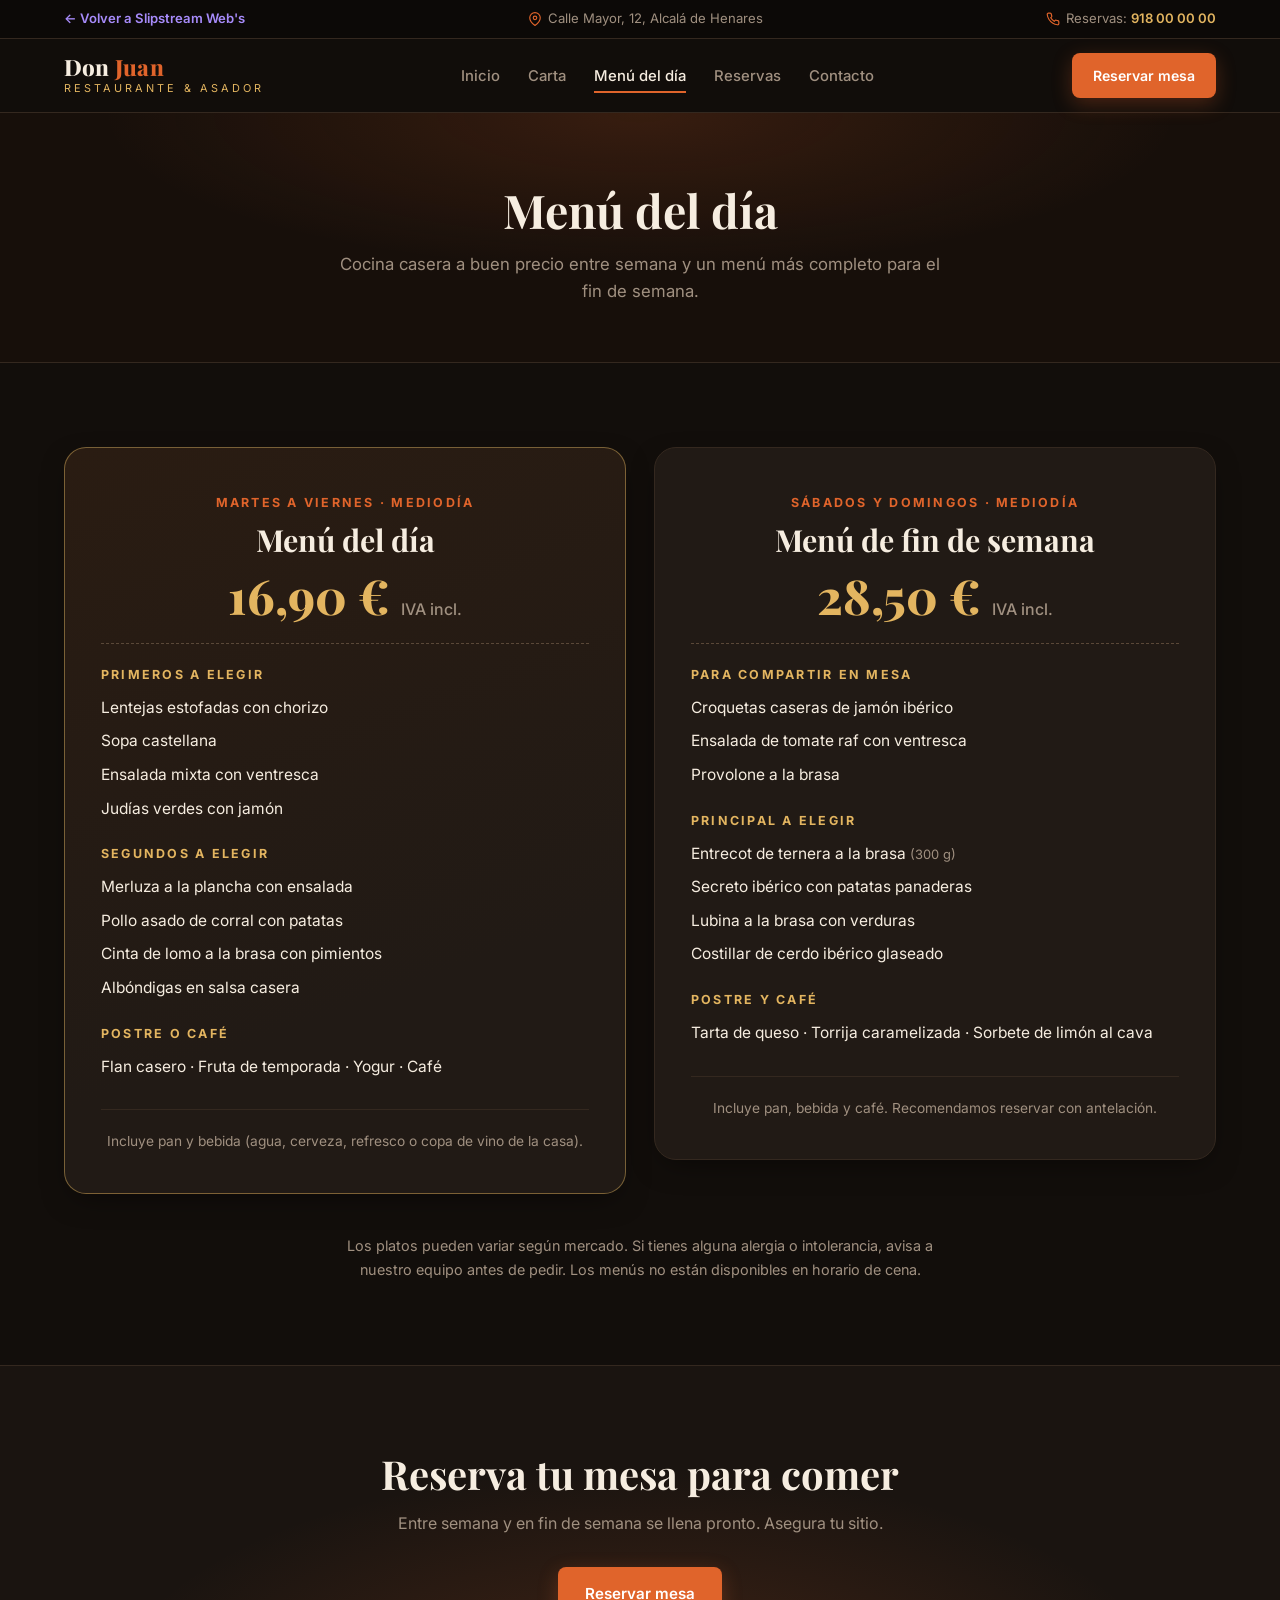
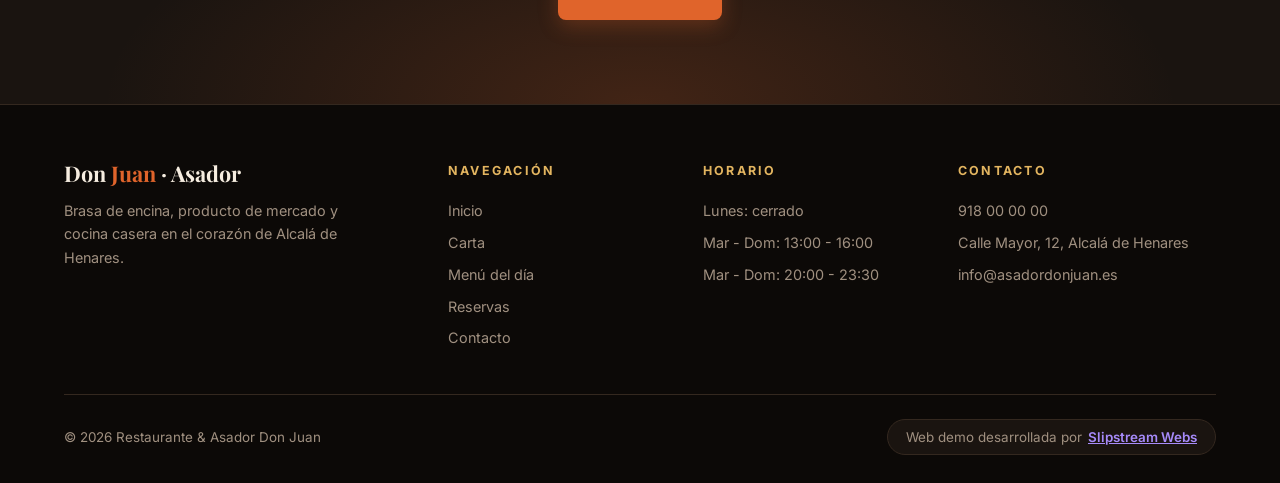
<file: demo-restaurante/menu-del-dia.html>
<!DOCTYPE html>
<html lang="es">
<head>
  <meta charset="UTF-8">
  <meta name="viewport" content="width=device-width, initial-scale=1.0">
  <meta name="description" content="Menú del día (16,90 €) de martes a viernes y menú de fin de semana (28,50 €) en el Restaurante & Asador Don Juan de Alcalá de Henares.">
  <title>Menú del día | Restaurante & Asador Don Juan</title>

  <link rel="preconnect" href="https://fonts.googleapis.com">
  <link rel="preconnect" href="https://fonts.gstatic.com" crossorigin>
  <link href="https://fonts.googleapis.com/css2?family=Inter:wght@400;500;600;700&family=Playfair+Display:wght@600;700;800&display=swap" rel="stylesheet">

  <link rel="stylesheet" href="style.css">
</head>
<body>

  <!-- TOP BAR -->
  <div class="top-bar">
    <div class="container">
      <div class="top-bar-item">
        <a href="../index.html" class="back-to-slipstream">← Volver a Slipstream Web's</a>
      </div>
      <div class="top-bar-item">
        <svg xmlns="http://www.w3.org/2000/svg" width="14" height="14" viewBox="0 0 24 24" fill="none" stroke="currentColor" stroke-width="2" stroke-linecap="round" stroke-linejoin="round">
          <path d="M21 10c0 7-9 13-9 13s-9-6-9-13a9 9 0 0 1 18 0z"></path>
          <circle cx="12" cy="10" r="3"></circle>
        </svg>
        <span>Calle Mayor, 12, Alcalá de Henares</span>
      </div>
      <div class="top-bar-item">
        <svg xmlns="http://www.w3.org/2000/svg" width="14" height="14" viewBox="0 0 24 24" fill="none" stroke="currentColor" stroke-width="2" stroke-linecap="round" stroke-linejoin="round">
          <path d="M22 16.92v3a2 2 0 0 1-2.18 2 19.79 19.79 0 0 1-8.63-3.07 19.5 19.5 0 0 1-6-6 19.79 19.79 0 0 1-3.07-8.67A2 2 0 0 1 4.11 2h3a2 2 0 0 1 2 1.72 12.84 12.84 0 0 0 .7 2.81 2 2 0 0 1-.45 2.11L8.09 9.91a16 16 0 0 0 6 6l1.27-1.27a2 2 0 0 1 2.11-.45 12.84 12.84 0 0 0 2.81.7A2 2 0 0 1 22 16.92z"></path>
        </svg>
        <span>Reservas: <a href="tel:+34918000000" class="top-bar-link">918 00 00 00</a></span>
      </div>
    </div>
  </div>

  <!-- NAVBAR -->
  <header class="navbar">
    <div class="container nav-content">
      <a href="index.html" class="brand">
        <span class="brand-name">Don <em>Juan</em></span>
        <span class="brand-sub">Restaurante &amp; Asador</span>
      </a>
      <button class="nav-toggle" aria-label="Abrir menú" aria-expanded="false" aria-controls="nav-menu">
        <span></span><span></span><span></span>
      </button>
      <ul class="nav-links" id="nav-menu">
        <li><a href="index.html" class="nav-link">Inicio</a></li>
        <li><a href="carta.html" class="nav-link">Carta</a></li>
        <li><a href="menu-del-dia.html" class="nav-link active">Menú del día</a></li>
        <li><a href="reservas.html" class="nav-link">Reservas</a></li>
        <li><a href="contacto.html" class="nav-link">Contacto</a></li>
        <li class="nav-cta-mobile"><a href="reservas.html" class="btn btn-primary btn-block">Reservar mesa</a></li>
      </ul>
      <a href="reservas.html" class="btn btn-primary btn-nav">Reservar mesa</a>
    </div>
  </header>

  <!-- CABECERA -->
  <section class="page-hero">
    <div class="container">
      <h1>Menú del día</h1>
      <p>Cocina casera a buen precio entre semana y un menú más completo para el fin de semana.</p>
    </div>
  </section>

  <!-- MENÚS -->
  <section>
    <div class="container">
      <div class="daily-grid">

        <!-- MENÚ DEL DÍA -->
        <article class="daily-card featured">
          <div class="daily-card-head">
            <span class="when">Martes a viernes · Mediodía</span>
            <h2>Menú del día</h2>
            <div class="price">16,90 € <small>IVA incl.</small></div>
          </div>

          <div class="course">
            <h3>Primeros a elegir</h3>
            <ul>
              <li>Lentejas estofadas con chorizo</li>
              <li>Sopa castellana</li>
              <li>Ensalada mixta con ventresca</li>
              <li>Judías verdes con jamón</li>
            </ul>
          </div>

          <div class="course">
            <h3>Segundos a elegir</h3>
            <ul>
              <li>Merluza a la plancha con ensalada</li>
              <li>Pollo asado de corral con patatas</li>
              <li>Cinta de lomo a la brasa con pimientos</li>
              <li>Albóndigas en salsa casera</li>
            </ul>
          </div>

          <div class="course">
            <h3>Postre o café</h3>
            <ul>
              <li>Flan casero · Fruta de temporada · Yogur · Café</li>
            </ul>
          </div>

          <p class="daily-note">Incluye pan y bebida (agua, cerveza, refresco o copa de vino de la casa).</p>
        </article>

        <!-- MENÚ FIN DE SEMANA -->
        <article class="daily-card">
          <div class="daily-card-head">
            <span class="when">Sábados y domingos · Mediodía</span>
            <h2>Menú de fin de semana</h2>
            <div class="price">28,50 € <small>IVA incl.</small></div>
          </div>

          <div class="course">
            <h3>Para compartir en mesa</h3>
            <ul>
              <li>Croquetas caseras de jamón ibérico</li>
              <li>Ensalada de tomate raf con ventresca</li>
              <li>Provolone a la brasa</li>
            </ul>
          </div>

          <div class="course">
            <h3>Principal a elegir</h3>
            <ul>
              <li>Entrecot de ternera a la brasa <small>(300 g)</small></li>
              <li>Secreto ibérico con patatas panaderas</li>
              <li>Lubina a la brasa con verduras</li>
              <li>Costillar de cerdo ibérico glaseado</li>
            </ul>
          </div>

          <div class="course">
            <h3>Postre y café</h3>
            <ul>
              <li>Tarta de queso · Torrija caramelizada · Sorbete de limón al cava</li>
            </ul>
          </div>

          <p class="daily-note">Incluye pan, bebida y café. Recomendamos reservar con antelación.</p>
        </article>

      </div>

      <p class="daily-footnote">
        Los platos pueden variar según mercado. Si tienes alguna alergia o intolerancia, avisa a nuestro equipo antes de pedir. Los menús no están disponibles en horario de cena.
      </p>
    </div>
  </section>

  <!-- CTA FINAL -->
  <section class="cta-final">
    <div class="container">
      <h2>Reserva tu mesa para comer</h2>
      <p>Entre semana y en fin de semana se llena pronto. Asegura tu sitio.</p>
      <a href="reservas.html" class="btn btn-primary">Reservar mesa</a>
    </div>
  </section>

  <!-- FOOTER -->
  <footer>
    <div class="container">
      <div class="footer-grid">
        <div class="footer-brand">
          <h4>Don <em>Juan</em> · Asador</h4>
          <p>Brasa de encina, producto de mercado y cocina casera en el corazón de Alcalá de Henares.</p>
        </div>
        <div class="footer-col">
          <h5>Navegación</h5>
          <ul>
            <li><a href="index.html">Inicio</a></li>
            <li><a href="carta.html">Carta</a></li>
            <li><a href="menu-del-dia.html">Menú del día</a></li>
            <li><a href="reservas.html">Reservas</a></li>
            <li><a href="contacto.html">Contacto</a></li>
          </ul>
        </div>
        <div class="footer-col">
          <h5>Horario</h5>
          <ul>
            <li>Lunes: cerrado</li>
            <li>Mar - Dom: 13:00 - 16:00</li>
            <li>Mar - Dom: 20:00 - 23:30</li>
          </ul>
        </div>
        <div class="footer-col">
          <h5>Contacto</h5>
          <ul>
            <li><a href="tel:+34918000000">918 00 00 00</a></li>
            <li>Calle Mayor, 12, Alcalá de Henares</li>
            <li>info@asadordonjuan.es</li>
          </ul>
        </div>
      </div>

      <div class="footer-bottom">
        <span>© 2026 Restaurante &amp; Asador Don Juan</span>
        <div class="demo-attribution">
          <span>Web demo desarrollada por</span>
          <a href="../index.html">Slipstream Webs</a>
        </div>
      </div>
    </div>
  </footer>

  <script src="script.js"></script>
</body>
</html>
</file>
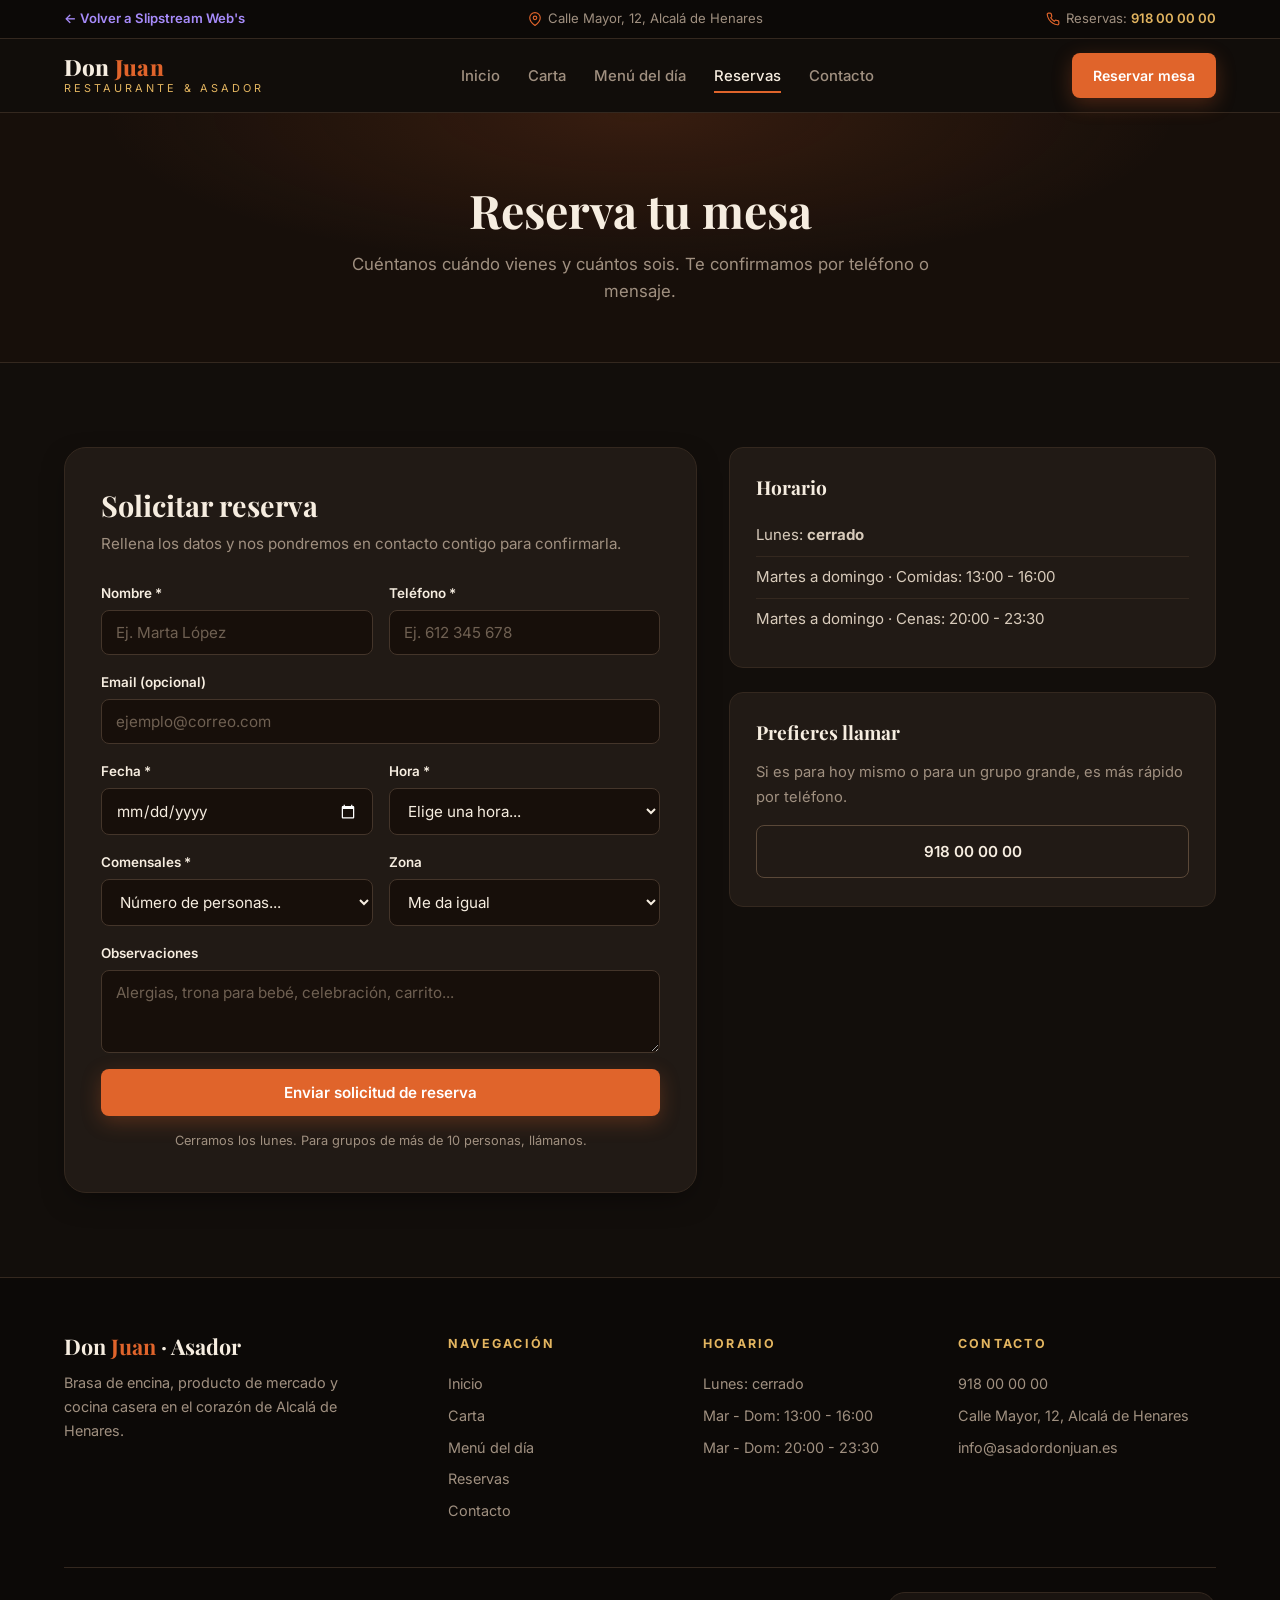
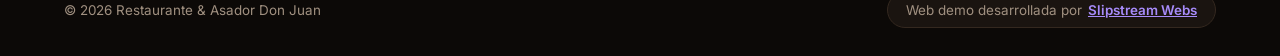
<file: demo-restaurante/reservas.html>
<!DOCTYPE html>
<html lang="es">
<head>
  <meta charset="UTF-8">
  <meta name="viewport" content="width=device-width, initial-scale=1.0">
  <meta name="description" content="Reserva mesa online en el Restaurante & Asador Don Juan de Alcalá de Henares. Elige día, hora, número de comensales y sala o terraza.">
  <title>Reservas | Restaurante & Asador Don Juan</title>

  <link rel="preconnect" href="https://fonts.googleapis.com">
  <link rel="preconnect" href="https://fonts.gstatic.com" crossorigin>
  <link href="https://fonts.googleapis.com/css2?family=Inter:wght@400;500;600;700&family=Playfair+Display:wght@600;700;800&display=swap" rel="stylesheet">

  <link rel="stylesheet" href="style.css">
</head>
<body>

  <!-- TOP BAR -->
  <div class="top-bar">
    <div class="container">
      <div class="top-bar-item">
        <a href="../index.html" class="back-to-slipstream">← Volver a Slipstream Web's</a>
      </div>
      <div class="top-bar-item">
        <svg xmlns="http://www.w3.org/2000/svg" width="14" height="14" viewBox="0 0 24 24" fill="none" stroke="currentColor" stroke-width="2" stroke-linecap="round" stroke-linejoin="round">
          <path d="M21 10c0 7-9 13-9 13s-9-6-9-13a9 9 0 0 1 18 0z"></path>
          <circle cx="12" cy="10" r="3"></circle>
        </svg>
        <span>Calle Mayor, 12, Alcalá de Henares</span>
      </div>
      <div class="top-bar-item">
        <svg xmlns="http://www.w3.org/2000/svg" width="14" height="14" viewBox="0 0 24 24" fill="none" stroke="currentColor" stroke-width="2" stroke-linecap="round" stroke-linejoin="round">
          <path d="M22 16.92v3a2 2 0 0 1-2.18 2 19.79 19.79 0 0 1-8.63-3.07 19.5 19.5 0 0 1-6-6 19.79 19.79 0 0 1-3.07-8.67A2 2 0 0 1 4.11 2h3a2 2 0 0 1 2 1.72 12.84 12.84 0 0 0 .7 2.81 2 2 0 0 1-.45 2.11L8.09 9.91a16 16 0 0 0 6 6l1.27-1.27a2 2 0 0 1 2.11-.45 12.84 12.84 0 0 0 2.81.7A2 2 0 0 1 22 16.92z"></path>
        </svg>
        <span>Reservas: <a href="tel:+34918000000" class="top-bar-link">918 00 00 00</a></span>
      </div>
    </div>
  </div>

  <!-- NAVBAR -->
  <header class="navbar">
    <div class="container nav-content">
      <a href="index.html" class="brand">
        <span class="brand-name">Don <em>Juan</em></span>
        <span class="brand-sub">Restaurante &amp; Asador</span>
      </a>
      <button class="nav-toggle" aria-label="Abrir menú" aria-expanded="false" aria-controls="nav-menu">
        <span></span><span></span><span></span>
      </button>
      <ul class="nav-links" id="nav-menu">
        <li><a href="index.html" class="nav-link">Inicio</a></li>
        <li><a href="carta.html" class="nav-link">Carta</a></li>
        <li><a href="menu-del-dia.html" class="nav-link">Menú del día</a></li>
        <li><a href="reservas.html" class="nav-link active">Reservas</a></li>
        <li><a href="contacto.html" class="nav-link">Contacto</a></li>
        <li class="nav-cta-mobile"><a href="reservas.html" class="btn btn-primary btn-block">Reservar mesa</a></li>
      </ul>
      <a href="reservas.html" class="btn btn-primary btn-nav">Reservar mesa</a>
    </div>
  </header>

  <!-- CABECERA -->
  <section class="page-hero">
    <div class="container">
      <h1>Reserva tu mesa</h1>
      <p>Cuéntanos cuándo vienes y cuántos sois. Te confirmamos por teléfono o mensaje.</p>
    </div>
  </section>

  <!-- FORMULARIO + INFO -->
  <section>
    <div class="container">
      <div class="form-layout">

        <div class="form-card">
          <h2>Solicitar reserva</h2>
          <p class="form-lead">Rellena los datos y nos pondremos en contacto contigo para confirmarla.</p>

          <div id="reservaAlert" class="form-alert" role="status">
            <strong>¡Solicitud recibida!</strong> Te contactaremos pronto para confirmar tu reserva.
          </div>

          <form id="reservaForm">
            <div class="form-grid">
              <div class="form-field">
                <label for="nombre">Nombre *</label>
                <input type="text" id="nombre" name="nombre" placeholder="Ej. Marta López" required>
              </div>
              <div class="form-field">
                <label for="telefono">Teléfono *</label>
                <input type="tel" id="telefono" name="telefono" placeholder="Ej. 612 345 678" required>
              </div>
            </div>

            <div class="form-field">
              <label for="email">Email (opcional)</label>
              <input type="email" id="email" name="email" placeholder="ejemplo@correo.com">
            </div>

            <div class="form-grid">
              <div class="form-field">
                <label for="fecha">Fecha *</label>
                <input type="date" id="fecha" name="fecha" required>
              </div>
              <div class="form-field">
                <label for="hora">Hora *</label>
                <select id="hora" name="hora" required>
                  <option value="" disabled selected>Elige una hora...</option>
                  <optgroup label="Comidas">
                    <option value="13:00">13:00</option>
                    <option value="13:30">13:30</option>
                    <option value="14:00">14:00</option>
                    <option value="14:30">14:30</option>
                    <option value="15:00">15:00</option>
                    <option value="15:30">15:30</option>
                  </optgroup>
                  <optgroup label="Cenas">
                    <option value="20:30">20:30</option>
                    <option value="21:00">21:00</option>
                    <option value="21:30">21:30</option>
                    <option value="22:00">22:00</option>
                    <option value="22:30">22:30</option>
                  </optgroup>
                </select>
              </div>
            </div>

            <div class="form-grid">
              <div class="form-field">
                <label for="comensales">Comensales *</label>
                <select id="comensales" name="comensales" required>
                  <option value="" disabled selected>Número de personas...</option>
                  <option value="1">1 persona</option>
                  <option value="2">2 personas</option>
                  <option value="3">3 personas</option>
                  <option value="4">4 personas</option>
                  <option value="5">5 personas</option>
                  <option value="6">6 personas</option>
                  <option value="7">7 personas</option>
                  <option value="8">8 personas</option>
                  <option value="9">9 personas</option>
                  <option value="10">10 personas</option>
                </select>
              </div>
              <div class="form-field">
                <label for="zona">Zona</label>
                <select id="zona" name="zona">
                  <option value="indiferente">Me da igual</option>
                  <option value="sala">Sala interior</option>
                  <option value="terraza">Terraza</option>
                </select>
              </div>
            </div>

            <div class="form-field">
              <label for="notas">Observaciones</label>
              <textarea id="notas" name="notas" rows="3" placeholder="Alergias, trona para bebé, celebración, carrito..."></textarea>
            </div>

            <button type="submit" class="btn btn-primary btn-block">Enviar solicitud de reserva</button>
            <p class="form-hint">Cerramos los lunes. Para grupos de más de 10 personas, llámanos.</p>
          </form>
        </div>

        <aside class="side-stack">
          <div class="side-card">
            <h3>Horario</h3>
            <ul>
              <li>Lunes: <strong>cerrado</strong></li>
              <li>Martes a domingo · Comidas: 13:00 - 16:00</li>
              <li>Martes a domingo · Cenas: 20:00 - 23:30</li>
            </ul>
          </div>

          <div class="side-card">
            <h3>Prefieres llamar</h3>
            <p>Si es para hoy mismo o para un grupo grande, es más rápido por teléfono.</p>
            <a href="tel:+34918000000" class="btn btn-outline btn-block" style="margin-top:16px;">918 00 00 00</a>
          </div>
        </aside>

      </div>
    </div>
  </section>

  <!-- FOOTER -->
  <footer>
    <div class="container">
      <div class="footer-grid">
        <div class="footer-brand">
          <h4>Don <em>Juan</em> · Asador</h4>
          <p>Brasa de encina, producto de mercado y cocina casera en el corazón de Alcalá de Henares.</p>
        </div>
        <div class="footer-col">
          <h5>Navegación</h5>
          <ul>
            <li><a href="index.html">Inicio</a></li>
            <li><a href="carta.html">Carta</a></li>
            <li><a href="menu-del-dia.html">Menú del día</a></li>
            <li><a href="reservas.html">Reservas</a></li>
            <li><a href="contacto.html">Contacto</a></li>
          </ul>
        </div>
        <div class="footer-col">
          <h5>Horario</h5>
          <ul>
            <li>Lunes: cerrado</li>
            <li>Mar - Dom: 13:00 - 16:00</li>
            <li>Mar - Dom: 20:00 - 23:30</li>
          </ul>
        </div>
        <div class="footer-col">
          <h5>Contacto</h5>
          <ul>
            <li><a href="tel:+34918000000">918 00 00 00</a></li>
            <li>Calle Mayor, 12, Alcalá de Henares</li>
            <li>info@asadordonjuan.es</li>
          </ul>
        </div>
      </div>

      <div class="footer-bottom">
        <span>© 2026 Restaurante &amp; Asador Don Juan</span>
        <div class="demo-attribution">
          <span>Web demo desarrollada por</span>
          <a href="../index.html">Slipstream Webs</a>
        </div>
      </div>
    </div>
  </footer>

  <script src="script.js"></script>
</body>
</html>
</file>
<file: style.css>
/* ==========================================================================
   SLIPSTREAM WEB'S · portada
   Paleta morada del logo, fondo oscuro y vistas previas de las demos.
   ========================================================================== */
:root {
  --bg-color: #09090b;
  --card-bg: #110e1b;
  --card-bg-2: #15112200;
  --card-border: #231d36;
  --text-main: #ffffff;
  --text-muted: #a1a1b5;
  --primary: #9333ea;
  --primary-hover: #7e22ce;
  --accent: #c084fc;
  --radius: 16px;
  --font-head: "Space Grotesk", -apple-system, BlinkMacSystemFont, "Segoe UI", sans-serif;
  --font-body: "Inter", -apple-system, BlinkMacSystemFont, "Segoe UI", Roboto, Helvetica, Arial, sans-serif;
}

* { margin: 0; padding: 0; box-sizing: border-box; }
html { scroll-behavior: smooth; scroll-padding-top: 84px; }

body {
  font-family: var(--font-body);
  background-color: var(--bg-color);
  background-image:
    radial-gradient(60% 40% at 80% -5%, rgba(147, 51, 234, 0.22), transparent 70%),
    radial-gradient(40% 30% at 0% 30%, rgba(124, 58, 237, 0.10), transparent 70%);
  background-repeat: no-repeat;
  color: var(--text-main);
  line-height: 1.6;
  overflow-x: clip;
}

img { max-width: 100%; height: auto; display: block; }
h1, h2, h3, h4 { font-family: var(--font-head); letter-spacing: -0.02em; line-height: 1.15; }
.container { width: 90%; max-width: 1180px; margin: 0 auto; }
:focus-visible { outline: 3px solid var(--accent); outline-offset: 3px; border-radius: 8px; }

/* ---------- NAVBAR ---------- */
.navbar {
  padding: 14px 0;
  border-bottom: 1px solid transparent;
  position: sticky; top: 0; z-index: 100;
  background-color: rgba(9, 9, 11, 0.75);
  backdrop-filter: blur(14px);
  transition: border-color 0.3s, background-color 0.3s;
}
.navbar.is-scrolled { border-bottom-color: var(--card-border); background-color: rgba(9, 9, 11, 0.92); }
.nav-content { display: flex; justify-content: space-between; align-items: center; position: relative; }

.brand { display: flex; align-items: center; gap: 12px; text-decoration: none; }
.brand-logo { width: 38px; height: 38px; object-fit: contain; border-radius: 8px; box-shadow: 0 0 15px rgba(168, 85, 247, 0.35); }
.brand-text { font-family: var(--font-head); font-size: 1.3rem; font-weight: 700; color: var(--text-main); letter-spacing: -0.03em; }
.brand-text span { color: var(--accent); }

.nav-links { list-style: none; display: flex; gap: 28px; align-items: center; }
.nav-links a { color: var(--text-muted); text-decoration: none; transition: color 0.2s; font-size: 0.95rem; }
.nav-links a:hover { color: var(--text-main); }
.nav-links a.btn-nav {
  padding: 9px 20px; background: var(--primary); border-radius: 999px; color: #fff;
  font-weight: 600; box-shadow: 0 0 18px rgba(147, 51, 234, 0.35); transition: background-color 0.2s, transform 0.2s;
}
.nav-links a.btn-nav:hover { background: var(--primary-hover); transform: translateY(-1px); }

.nav-toggle { display: none; width: 44px; height: 44px; border: 1px solid var(--card-border); background: var(--card-bg); border-radius: 12px; cursor: pointer; flex-direction: column; align-items: center; justify-content: center; gap: 5px; }
.nav-toggle span { display: block; width: 20px; height: 2px; background: #fff; border-radius: 2px; transition: transform 0.3s, opacity 0.2s; }
.nav-toggle[aria-expanded="true"] span:nth-child(1) { transform: translateY(7px) rotate(45deg); }
.nav-toggle[aria-expanded="true"] span:nth-child(2) { opacity: 0; }
.nav-toggle[aria-expanded="true"] span:nth-child(3) { transform: translateY(-7px) rotate(-45deg); }

/* ---------- BOTONES ---------- */
.btn { display: inline-flex; align-items: center; justify-content: center; gap: 8px; padding: 13px 26px; border-radius: 999px; font-weight: 600; text-decoration: none; cursor: pointer; border: 1px solid transparent; font-size: 1rem; font-family: inherit; transition: all 0.25s; }
.btn-primary { background: var(--primary); color: #fff; box-shadow: 0 0 24px rgba(147, 51, 234, 0.4); }
.btn-primary:hover { background: var(--primary-hover); box-shadow: 0 0 32px rgba(168, 85, 247, 0.6); transform: translateY(-2px); }
.btn-secondary { background: rgba(255, 255, 255, 0.03); color: var(--text-main); border-color: var(--card-border); }
.btn-secondary:hover { background: var(--card-border); transform: translateY(-2px); }
.btn-block { width: 100%; }

.badge { display: inline-block; background: rgba(168, 85, 247, 0.12); color: var(--accent); padding: 6px 14px; border-radius: 999px; font-size: 0.8rem; font-weight: 600; border: 1px solid rgba(168, 85, 247, 0.3); }
.eyebrow { display: inline-block; font-size: 0.8rem; font-weight: 600; letter-spacing: 0.14em; text-transform: uppercase; color: var(--accent); margin-bottom: 14px; }

/* ---------- HERO ---------- */
.hero { padding: 80px 0 70px; }
.hero-grid { display: grid; grid-template-columns: 1fr 1.05fr; gap: 40px; align-items: center; }
.hero-content .badge { margin-bottom: 24px; }
.hero h1 { font-size: clamp(2.3rem, 4.6vw, 3.7rem); margin-bottom: 22px; font-weight: 700; }
.hero h1 span { background: linear-gradient(100deg, #c084fc, #e879f9 60%, #f0abfc); -webkit-background-clip: text; background-clip: text; color: transparent; }
.hero-content > p { color: var(--text-muted); font-size: 1.12rem; margin-bottom: 32px; max-width: 520px; }
.hero-actions { display: flex; gap: 14px; flex-wrap: wrap; margin-bottom: 44px; }
.hero-stats { list-style: none; display: flex; gap: 34px; flex-wrap: wrap; }
.hero-stats li { display: flex; flex-direction: column; }
.hero-stats strong { font-family: var(--font-head); font-size: 1.9rem; line-height: 1.1; color: #fff; }
.hero-stats span { font-size: 0.82rem; color: var(--text-muted); max-width: 120px; }

/* ventanas de navegador (hero + tarjetas) */
.browser { background: #14111f; border: 1px solid #2c2543; border-radius: 12px; overflow: hidden; box-shadow: 0 30px 60px -20px rgba(0, 0, 0, 0.7), 0 0 0 1px rgba(147, 51, 234, 0.08); }
.browser-bar { display: flex; align-items: center; gap: 6px; padding: 10px 12px; background: #1b1729; border-bottom: 1px solid #2c2543; }
.dot { width: 10px; height: 10px; border-radius: 50%; display: block; }
.dot-red { background: #ff5f57; } .dot-yellow { background: #febc2e; } .dot-green { background: #28c840; }
.browser-url { margin-left: 10px; font-size: 0.72rem; color: #8b8aa3; background: #110e1b; padding: 3px 14px; border-radius: 999px; flex: 0 1 auto; min-width: 0; overflow: hidden; text-overflow: ellipsis; white-space: nowrap; }
.shot { position: relative; overflow: hidden; aspect-ratio: 16 / 10; background: #0d0b16; }
.shot img.preview { width: 100%; height: auto; will-change: transform; transform: translate3d(0, 0, 0); }

.hero-visual { position: relative; height: 480px; }
.hf { position: absolute; width: 66%; animation: floaty 7s ease-in-out infinite; }
.hf .shot { aspect-ratio: 16 / 10; }
.hf-a { left: 0; top: 60px; transform: rotate(-5deg); z-index: 1; animation-delay: -2s; }
.hf-b { right: 0; top: 0; transform: rotate(3deg); z-index: 3; width: 72%; }
.hf-c { left: 14%; bottom: 0; transform: rotate(-1.5deg); z-index: 2; animation-delay: -4s; }
@keyframes floaty { 0%, 100% { translate: 0 0; } 50% { translate: 0 -10px; } }

/* ---------- SECCIONES ---------- */
section { padding: 90px 0; }
.section-header { text-align: center; margin-bottom: 56px; }
.section-header h2 { font-size: clamp(1.9rem, 3.4vw, 2.6rem); margin-bottom: 14px; }
.section-header p { color: var(--text-muted); max-width: 620px; margin: 0 auto; }

/* ---------- DEMOS ---------- */
.demos-grid { display: grid; grid-template-columns: repeat(3, 1fr); gap: 26px; }
.demo-card { background: linear-gradient(180deg, #14101f, #0f0c18); border: 1px solid var(--card-border); border-radius: 20px; overflow: hidden; display: flex; flex-direction: column; transition: transform 0.35s cubic-bezier(0.16, 1, 0.3, 1), border-color 0.3s, box-shadow 0.3s; }
.demo-card:hover, .demo-card:focus-within { transform: translateY(-6px); border-color: rgba(168, 85, 247, 0.5); box-shadow: 0 24px 60px -20px rgba(147, 51, 234, 0.35); }

.demo-media { position: relative; display: block; padding: 18px 18px 0; text-decoration: none; }
.demo-media .browser { box-shadow: 0 18px 40px -16px rgba(0, 0, 0, 0.8); }
.demo-open { position: absolute; left: 50%; bottom: 14px; translate: -50% 12px; opacity: 0; display: inline-flex; align-items: center; gap: 8px; background: var(--primary); color: #fff; padding: 10px 20px; border-radius: 999px; font-weight: 600; font-size: 0.9rem; box-shadow: 0 10px 30px rgba(147, 51, 234, 0.55); transition: opacity 0.3s, translate 0.35s cubic-bezier(0.16, 1, 0.3, 1); pointer-events: none; z-index: 2; }
.demo-card:hover .demo-open, .demo-card:focus-within .demo-open { opacity: 1; translate: -50% 0; }

.demo-body { padding: 24px 26px 28px; display: flex; flex-direction: column; flex: 1; }
.demo-meta { display: flex; flex-wrap: wrap; gap: 8px; align-items: center; margin-bottom: 14px; }
.demo-meta .badge { font-size: 0.74rem; padding: 4px 12px; }
.demo-new { font-size: 0.72rem; font-weight: 700; color: #09090b; background: linear-gradient(100deg, #c084fc, #f0abfc); padding: 4px 11px; border-radius: 999px; }
.demo-body h3 { font-size: 1.5rem; margin-bottom: 10px; }
.demo-body p { color: var(--text-muted); font-size: 0.95rem; margin-bottom: 18px; }
.demo-feats { list-style: none; display: flex; flex-wrap: wrap; gap: 8px; margin-bottom: 24px; }
.demo-feats li { font-size: 0.76rem; color: #d4c5f5; background: rgba(147, 51, 234, 0.1); border: 1px solid rgba(147, 51, 234, 0.22); padding: 4px 11px; border-radius: 999px; }
.demo-link { margin-top: auto; display: inline-flex; align-items: center; gap: 8px; color: var(--accent); font-weight: 600; text-decoration: none; transition: gap 0.25s, color 0.2s; align-self: flex-start; }
.demo-link:hover { gap: 14px; color: #fff; }
/* el enlace de texto cubre toda la tarjeta (toda la tarjeta es clicable) */
.demo-link::after { content: ""; position: absolute; inset: 0; z-index: 1; }
.demo-card { position: relative; }
.demo-media { z-index: 0; }

/* tarjeta destacada: ocupa todo el ancho, imagen a un lado */
.demo-featured { grid-column: 1 / -1; flex-direction: row; align-items: stretch; background: linear-gradient(120deg, #1a1030 0%, #0f0c18 60%); }
.demo-featured .demo-media { flex: 1.25; padding: 28px 0 28px 28px; display: flex; align-items: center; }
.demo-featured .demo-media .browser { width: 100%; }
.demo-featured .shot { aspect-ratio: 16 / 9.4; }
.demo-featured .demo-open { bottom: 44px; }
.demo-featured .demo-body { flex: 1; justify-content: center; padding: 40px 44px; }
.demo-featured .demo-body h3 { font-size: clamp(1.8rem, 3vw, 2.4rem); }
.demo-featured .demo-body p { font-size: 1.02rem; }
.demo-featured .demo-link { margin-top: 4px; }

/* ---------- SERVICIOS ---------- */
.grid-cards { display: grid; grid-template-columns: repeat(auto-fit, minmax(280px, 1fr)); gap: 24px; }
.card { background: var(--card-bg); border: 1px solid var(--card-border); padding: 34px; border-radius: var(--radius); transition: transform 0.3s, border-color 0.3s, box-shadow 0.3s; }
.card:hover { transform: translateY(-4px); border-color: rgba(168, 85, 247, 0.45); box-shadow: 0 8px 30px rgba(147, 51, 234, 0.14); }
.card-icon { width: 54px; height: 54px; display: grid; place-items: center; border-radius: 14px; background: rgba(147, 51, 234, 0.14); color: var(--accent); margin-bottom: 20px; }
.card h3 { font-size: 1.25rem; margin-bottom: 12px; }
.card p { color: var(--text-muted); font-size: 0.95rem; }

/* ---------- PROCESO ---------- */
.steps-grid { display: grid; grid-template-columns: repeat(auto-fit, minmax(240px, 1fr)); gap: 24px; counter-reset: s; }
.step { background: var(--card-bg); border: 1px solid var(--card-border); padding: 32px; border-radius: var(--radius); position: relative; overflow: hidden; }
.step-num { font-family: var(--font-head); font-size: 3rem; font-weight: 700; line-height: 1; background: linear-gradient(180deg, rgba(192, 132, 252, 0.55), rgba(192, 132, 252, 0.05)); -webkit-background-clip: text; background-clip: text; color: transparent; display: block; margin-bottom: 14px; }
.step h4 { font-size: 1.2rem; margin-bottom: 8px; }
.step p { color: var(--text-muted); font-size: 0.93rem; }

/* ---------- CONTACTO ---------- */
.contact-container { display: grid; grid-template-columns: 1fr 1fr; gap: 50px; background: radial-gradient(80% 100% at 0% 0%, rgba(147, 51, 234, 0.14), transparent 60%), var(--card-bg); border: 1px solid var(--card-border); padding: 52px; border-radius: 24px; box-shadow: 0 10px 40px rgba(0, 0, 0, 0.5); }
.contact-info h2 { font-size: clamp(1.8rem, 3vw, 2.3rem); margin-bottom: 16px; }
.contact-info > p { color: var(--text-muted); margin-bottom: 30px; }
.direct-contact { display: flex; flex-direction: column; gap: 20px; }
.contact-item { display: flex; gap: 14px; align-items: flex-start; }
.contact-icon { flex: none; color: var(--accent); margin-top: 2px; }
.contact-details { display: flex; flex-direction: column; }
.contact-label { font-size: 0.74rem; text-transform: uppercase; letter-spacing: 0.1em; color: var(--text-muted); }
.contact-value, .contact-link { color: #fff; font-weight: 500; text-decoration: none; }
.contact-link:hover { color: var(--accent); }
.contact-desc { font-size: 0.85rem; color: var(--text-muted); }

.contact-form { display: flex; flex-direction: column; gap: 16px; }
.form-group { display: flex; flex-direction: column; gap: 6px; }
.form-group label { font-size: 0.85rem; color: var(--text-muted); }
.form-group input, .form-group textarea { padding: 13px 14px; border-radius: 10px; border: 1px solid var(--card-border); background: var(--bg-color); color: var(--text-main); font-family: inherit; font-size: 0.95rem; transition: border-color 0.2s, box-shadow 0.2s; }
.form-group textarea { resize: vertical; }
.form-group input:focus, .form-group textarea:focus { outline: none; border-color: var(--accent); box-shadow: 0 0 0 4px rgba(168, 85, 247, 0.18); }

/* ---------- FOOTER ---------- */
footer { border-top: 1px solid var(--card-border); padding: 44px 0; text-align: center; }
.footer-brand { display: flex; align-items: center; justify-content: center; gap: 10px; margin-bottom: 10px; }
.footer-logo { width: 26px; height: 26px; object-fit: contain; }
.footer-content p { color: var(--text-muted); font-size: 0.9rem; }
.footer-social { margin: 14px 0; }
.footer-social a { display: inline-flex; align-items: center; gap: 8px; color: var(--text-muted); text-decoration: none; font-size: 0.9rem; transition: color 0.2s; }
.footer-social a:hover { color: var(--accent); }
.footer-sub { margin-top: 6px; font-size: 0.8rem !important; color: #6b7280 !important; }

/* ---------- REVELADO ---------- */
.js .reveal { opacity: 0; transform: translateY(28px); transition: opacity 0.7s ease, transform 0.8s cubic-bezier(0.16, 1, 0.3, 1); transition-delay: calc(var(--d, 0) * 0.1s); }
.js .reveal.is-in { opacity: 1; transform: none; }
.demo-card.reveal.is-in { transition: opacity 0.7s ease, transform 0.35s cubic-bezier(0.16, 1, 0.3, 1), border-color 0.3s, box-shadow 0.3s; }

/* ---------- RESPONSIVE ---------- */
@media (max-width: 1020px) {
  .demos-grid { grid-template-columns: repeat(2, 1fr); }
  .demo-featured { flex-direction: column; }
  .demo-featured .demo-media { padding: 18px 18px 0; }
  .demo-featured .shot { aspect-ratio: 16 / 10; }
  .demo-featured .demo-open { bottom: 14px; }
  .demo-featured .demo-body { padding: 24px 26px 28px; }
}

@media (max-width: 900px) {
  .hero { padding: 50px 0 50px; }
  .hero-grid { grid-template-columns: 1fr; gap: 50px; }
  .hero-visual { height: 400px; max-width: 560px; margin: 0 auto; width: 100%; }
}

@media (max-width: 768px) {
  section { padding: 64px 0; }
  .nav-toggle { display: inline-flex; }
  .nav-links {
    position: absolute; left: -5vw; right: -5vw; top: calc(100% + 14px); flex-direction: column; align-items: stretch; gap: 0;
    background: rgba(9, 9, 11, 0.98); border-bottom: 1px solid var(--card-border); padding: 8px 5vw 22px;
    max-height: 0; overflow: hidden; visibility: hidden; padding-block: 0; transition: max-height 0.35s ease, visibility 0.35s, padding 0.35s;
  }
  .nav-links.open { max-height: 380px; visibility: visible; padding-block: 8px 22px; }
  .nav-links a { display: block; padding: 14px 4px; font-size: 1.05rem; border-bottom: 1px solid var(--card-border); }
  .nav-links li:last-child a { border: 0; margin-top: 16px; text-align: center; padding: 13px; }
  .hero-actions { flex-direction: column; }
  .hero-actions .btn { width: 100%; }
  .hero-stats { display: grid; grid-template-columns: repeat(3, 1fr); gap: 14px; }
  .hero-stats strong { font-size: 1.6rem; }
  .hero-visual { height: 330px; }
  .hf { width: 78%; }
  .hf-a { top: 44px; } .hf-b { width: 82%; } .hf-c { left: 8%; width: 74%; }
  .demos-grid { grid-template-columns: 1fr; }
  .demo-open { display: none; }
  .contact-container { grid-template-columns: 1fr; padding: 28px 22px; gap: 34px; }
}

@media (max-width: 420px) {
  .hero-visual { height: 280px; }
  .browser-url { font-size: 0.66rem; padding: 3px 10px; }
}

@media (prefers-reduced-motion: reduce) {
  html { scroll-behavior: auto; }
  *, *::before, *::after { animation: none !important; transition-duration: 0.001ms !important; }
  .js .reveal { opacity: 1; transform: none; }
}
</file>
<file: demo-restaurante/style.css>
/* ==========================================================================
   RESTAURANTE & ASADOR DON JUAN - Hoja de Estilos
   Estilo: Asador rústico-premium, oscuro, cálido (brasa y crema)
   ========================================================================== */

:root {
  --bg: #120e0b;
  --bg-2: #1a1410;
  --card: #211a15;
  --card-hover: #28201a;
  --line: #34281f;

  --ember: #e0642b;
  --ember-hover: #c9531c;
  --ember-glow: rgba(224, 100, 43, 0.28);
  --gold: #e3b560;
  --green: #7fb069;

  --cream: #f6ede0;
  --text: #d8cbbb;
  --muted: #a09080;

  --radius-sm: 8px;
  --radius-md: 14px;
  --radius-lg: 22px;
  --radius-full: 9999px;

  --shadow-card: 0 10px 30px -10px rgba(0, 0, 0, 0.55);
  --transition: all 0.25s cubic-bezier(0.16, 1, 0.3, 1);

  --font-title: 'Playfair Display', Georgia, 'Times New Roman', serif;
  --font-body: 'Inter', -apple-system, BlinkMacSystemFont, 'Segoe UI', Roboto, Helvetica, Arial, sans-serif;
}

/* RESET */
*, *::before, *::after {
  margin: 0;
  padding: 0;
  box-sizing: border-box;
}

html {
  scroll-behavior: smooth;
  font-size: 16px;
}

body {
  font-family: var(--font-body);
  background-color: var(--bg);
  color: var(--text);
  line-height: 1.65;
  -webkit-font-smoothing: antialiased;
  -moz-osx-font-smoothing: grayscale;
  overflow-x: hidden;
}

.container {
  width: 90%;
  max-width: 1160px;
  margin: 0 auto;
}

a {
  text-decoration: none;
  color: inherit;
  transition: var(--transition);
}

ul {
  list-style: none;
}

h1, h2, h3, h4 {
  font-family: var(--font-title);
  color: var(--cream);
  font-weight: 700;
  line-height: 1.2;
}

section {
  padding: 84px 0;
}

/* ---------- TOP BAR ---------- */
.top-bar {
  background-color: #0c0907;
  border-bottom: 1px solid var(--line);
  font-size: 0.82rem;
  color: var(--muted);
  padding: 8px 0;
}

.top-bar .container {
  display: flex;
  justify-content: space-between;
  align-items: center;
  flex-wrap: wrap;
  gap: 10px;
}

.top-bar-item {
  display: inline-flex;
  align-items: center;
  gap: 6px;
}

.top-bar-item svg {
  color: var(--ember);
  flex-shrink: 0;
}

.top-bar-link {
  color: var(--gold);
  font-weight: 600;
}

.top-bar-link:hover {
  text-decoration: underline;
}

.back-to-slipstream {
  color: #a78bfa;
  font-weight: 600;
  display: inline-flex;
  align-items: center;
  gap: 5px;
}

.back-to-slipstream:hover {
  color: #c4b5fd;
  transform: translateX(-2px);
}

/* ---------- NAVBAR ---------- */
.navbar {
  position: sticky;
  top: 0;
  z-index: 1000;
  background: rgba(18, 14, 11, 0.92);
  backdrop-filter: blur(14px);
  border-bottom: 1px solid var(--line);
  padding: 14px 0;
}

.nav-content {
  display: flex;
  justify-content: space-between;
  align-items: center;
  gap: 20px;
}

.brand {
  display: inline-flex;
  flex-direction: column;
  line-height: 1.1;
}

.brand-name {
  font-family: var(--font-title);
  font-weight: 800;
  font-size: 1.4rem;
  color: var(--cream);
  letter-spacing: 0.01em;
}

.brand-name em {
  font-style: normal;
  color: var(--ember);
}

.brand-sub {
  font-size: 0.68rem;
  letter-spacing: 0.28em;
  text-transform: uppercase;
  color: var(--gold);
  margin-top: 3px;
}

.nav-links {
  display: flex;
  align-items: center;
  gap: 28px;
}

.nav-links a.nav-link {
  color: var(--muted);
  font-size: 0.93rem;
  font-weight: 500;
  padding: 6px 0;
  border-bottom: 2px solid transparent;
}

.nav-links a.nav-link:hover,
.nav-links a.nav-link.active {
  color: var(--cream);
  border-bottom-color: var(--ember);
}

.nav-cta-mobile {
  display: none;
}

.nav-toggle {
  display: none;
  background: transparent;
  border: 1px solid var(--line);
  border-radius: var(--radius-sm);
  width: 44px;
  height: 44px;
  cursor: pointer;
  flex-direction: column;
  align-items: center;
  justify-content: center;
  gap: 5px;
}

.nav-toggle span {
  display: block;
  width: 20px;
  height: 2px;
  background: var(--cream);
  transition: var(--transition);
}

.nav-toggle[aria-expanded="true"] span:nth-child(1) {
  transform: translateY(7px) rotate(45deg);
}

.nav-toggle[aria-expanded="true"] span:nth-child(2) {
  opacity: 0;
}

.nav-toggle[aria-expanded="true"] span:nth-child(3) {
  transform: translateY(-7px) rotate(-45deg);
}

/* ---------- BOTONES ---------- */
.btn {
  display: inline-flex;
  align-items: center;
  justify-content: center;
  gap: 8px;
  padding: 13px 26px;
  border-radius: var(--radius-sm);
  font-family: var(--font-body);
  font-weight: 600;
  font-size: 0.95rem;
  cursor: pointer;
  border: 1px solid transparent;
  transition: var(--transition);
  text-align: center;
}

.btn-primary {
  background-color: var(--ember);
  color: #ffffff;
  box-shadow: 0 6px 20px var(--ember-glow);
}

.btn-primary:hover {
  background-color: var(--ember-hover);
  transform: translateY(-2px);
}

.btn-outline {
  background: transparent;
  border-color: #5a4838;
  color: var(--cream);
}

.btn-outline:hover {
  border-color: var(--gold);
  color: var(--gold);
}

.btn-block {
  width: 100%;
}

.btn-nav {
  padding: 10px 20px;
  font-size: 0.88rem;
}

/* ---------- HERO (INICIO) ---------- */
.hero {
  position: relative;
  padding: 110px 0 96px;
  text-align: center;
  background:
    radial-gradient(70% 60% at 50% 0%, rgba(224, 100, 43, 0.22) 0%, rgba(18, 14, 11, 0) 70%),
    linear-gradient(180deg, #170f0a 0%, var(--bg) 100%);
  border-bottom: 1px solid var(--line);
}

.hero-content {
  max-width: 820px;
  margin: 0 auto;
}

.hero-badge {
  display: inline-flex;
  align-items: center;
  gap: 8px;
  padding: 6px 18px;
  border: 1px solid rgba(227, 181, 96, 0.4);
  border-radius: var(--radius-full);
  color: var(--gold);
  font-size: 0.8rem;
  font-weight: 600;
  letter-spacing: 0.12em;
  text-transform: uppercase;
  margin-bottom: 26px;
}

.hero h1 {
  font-size: 3.7rem;
  margin-bottom: 22px;
}

.hero h1 span {
  color: var(--ember);
  font-style: italic;
}

.hero p.hero-subtitle {
  font-size: 1.15rem;
  color: var(--text);
  max-width: 640px;
  margin: 0 auto 36px;
}

.hero-cta-group {
  display: flex;
  justify-content: center;
  gap: 14px;
  flex-wrap: wrap;
  margin-bottom: 54px;
}

.hero-facts {
  display: grid;
  grid-template-columns: repeat(3, 1fr);
  gap: 1px;
  background: var(--line);
  border: 1px solid var(--line);
  border-radius: var(--radius-md);
  overflow: hidden;
  max-width: 760px;
  margin: 0 auto;
}

.hero-fact {
  background: var(--bg-2);
  padding: 22px 16px;
}

.hero-fact strong {
  display: block;
  font-family: var(--font-title);
  font-size: 1.25rem;
  color: var(--gold);
}

.hero-fact span {
  font-size: 0.85rem;
  color: var(--muted);
}

/* ---------- CABECERA PÁGINAS INTERIORES ---------- */
.page-hero {
  padding: 70px 0 56px;
  text-align: center;
  background:
    radial-gradient(60% 90% at 50% 0%, rgba(224, 100, 43, 0.16) 0%, rgba(18, 14, 11, 0) 70%),
    #170f0a;
  border-bottom: 1px solid var(--line);
}

.page-hero h1 {
  font-size: 2.9rem;
  margin-bottom: 12px;
}

.page-hero p {
  max-width: 600px;
  margin: 0 auto;
  color: var(--muted);
  font-size: 1.05rem;
}

/* ---------- ENCABEZADOS DE SECCIÓN ---------- */
.section-header {
  text-align: center;
  max-width: 660px;
  margin: 0 auto 52px;
}

.section-tag {
  display: inline-block;
  color: var(--ember);
  font-size: 0.78rem;
  font-weight: 700;
  letter-spacing: 0.2em;
  text-transform: uppercase;
  margin-bottom: 12px;
}

.section-header h2 {
  font-size: 2.4rem;
  margin-bottom: 12px;
}

.section-header p {
  color: var(--muted);
  font-size: 1.04rem;
}

.alt-bg {
  background: var(--bg-2);
  border-top: 1px solid var(--line);
  border-bottom: 1px solid var(--line);
}

/* ---------- TARJETAS DE VALOR ---------- */
.values-grid {
  display: grid;
  grid-template-columns: repeat(auto-fit, minmax(280px, 1fr));
  gap: 24px;
}

.value-card {
  background: var(--card);
  border: 1px solid var(--line);
  border-radius: var(--radius-md);
  padding: 34px 28px;
  transition: var(--transition);
}

.value-card:hover {
  transform: translateY(-4px);
  border-color: rgba(224, 100, 43, 0.5);
  background: var(--card-hover);
}

.value-icon {
  width: 52px;
  height: 52px;
  border-radius: 50%;
  background: rgba(224, 100, 43, 0.14);
  color: var(--ember);
  display: flex;
  align-items: center;
  justify-content: center;
  margin-bottom: 20px;
}

.value-card h3 {
  font-size: 1.3rem;
  margin-bottom: 10px;
}

.value-card p {
  color: var(--muted);
  font-size: 0.96rem;
}

/* ---------- PLATOS ESTRELLA ---------- */
.signature-grid {
  display: grid;
  grid-template-columns: repeat(auto-fit, minmax(250px, 1fr));
  gap: 22px;
}

.signature-card {
  background: var(--card);
  border: 1px solid var(--line);
  border-radius: var(--radius-md);
  padding: 28px 24px;
  display: flex;
  flex-direction: column;
  box-shadow: var(--shadow-card);
}

.signature-tag {
  align-self: flex-start;
  font-size: 0.72rem;
  font-weight: 700;
  letter-spacing: 0.1em;
  text-transform: uppercase;
  color: var(--gold);
  border: 1px solid rgba(227, 181, 96, 0.4);
  border-radius: var(--radius-full);
  padding: 3px 12px;
  margin-bottom: 16px;
}

.signature-card h3 {
  font-size: 1.3rem;
  margin-bottom: 8px;
}

.signature-card p {
  color: var(--muted);
  font-size: 0.93rem;
  flex-grow: 1;
  margin-bottom: 18px;
}

.signature-price {
  font-family: var(--font-title);
  font-size: 1.5rem;
  color: var(--ember);
  font-weight: 700;
}

.center-action {
  text-align: center;
  margin-top: 44px;
}

/* ---------- BANNER MENÚ DEL DÍA (INICIO) ---------- */
.daily-banner {
  display: grid;
  grid-template-columns: 1.3fr 1fr;
  gap: 40px;
  align-items: center;
  background: linear-gradient(135deg, #2a1c12 0%, var(--card) 100%);
  border: 1px solid rgba(227, 181, 96, 0.3);
  border-radius: var(--radius-lg);
  padding: 52px;
}

.daily-banner h2 {
  font-size: 2.2rem;
  margin-bottom: 12px;
}

.daily-banner p {
  color: var(--text);
  margin-bottom: 24px;
}

.daily-price-box {
  text-align: center;
  border: 1px dashed rgba(227, 181, 96, 0.5);
  border-radius: var(--radius-md);
  padding: 30px 20px;
}

.daily-price-box .price {
  font-family: var(--font-title);
  font-size: 3.6rem;
  font-weight: 800;
  color: var(--gold);
  line-height: 1;
}

.daily-price-box span {
  display: block;
  font-size: 0.88rem;
  color: var(--muted);
  margin-top: 8px;
}

/* ---------- HORARIO / UBICACIÓN ---------- */
.info-split {
  display: grid;
  grid-template-columns: 1fr 1fr;
  gap: 28px;
}

.info-card {
  background: var(--card);
  border: 1px solid var(--line);
  border-radius: var(--radius-md);
  padding: 34px 30px;
}

.info-card h3 {
  font-size: 1.4rem;
  margin-bottom: 18px;
}

.hours-list li {
  display: flex;
  justify-content: space-between;
  gap: 16px;
  padding: 10px 0;
  border-bottom: 1px solid var(--line);
  font-size: 0.96rem;
}

.hours-list li:last-child {
  border-bottom: none;
}

.hours-list li span:first-child {
  color: var(--cream);
  font-weight: 500;
}

.hours-list .closed {
  color: var(--ember);
  font-weight: 600;
}

.info-line {
  display: flex;
  gap: 14px;
  align-items: flex-start;
  margin-bottom: 18px;
}

.info-line svg {
  color: var(--ember);
  flex-shrink: 0;
  margin-top: 3px;
}

.info-line strong {
  display: block;
  font-size: 0.78rem;
  letter-spacing: 0.12em;
  text-transform: uppercase;
  color: var(--muted);
  font-weight: 600;
}

.info-line span,
.info-line a {
  color: var(--cream);
  font-weight: 500;
}

.info-line a:hover {
  color: var(--gold);
}

/* ---------- CARTA ---------- */
.menu-tabs-wrap {
  position: sticky;
  top: 69px;
  z-index: 900;
  background: rgba(18, 14, 11, 0.95);
  backdrop-filter: blur(10px);
  border-bottom: 1px solid var(--line);
  padding: 14px 0;
}

.menu-tabs {
  display: flex;
  gap: 10px;
  overflow-x: auto;
  scrollbar-width: none;
  justify-content: center;
}

.menu-tabs::-webkit-scrollbar {
  display: none;
}

.menu-tab {
  flex-shrink: 0;
  background: transparent;
  color: var(--muted);
  border: 1px solid var(--line);
  border-radius: var(--radius-full);
  padding: 9px 20px;
  font-family: var(--font-body);
  font-size: 0.9rem;
  font-weight: 600;
  cursor: pointer;
  transition: var(--transition);
}

.menu-tab:hover {
  color: var(--cream);
  border-color: #5a4838;
}

.menu-tab.active {
  background: var(--ember);
  border-color: var(--ember);
  color: #ffffff;
}

.menu-section {
  padding: 56px 0 8px;
}

.menu-category {
  padding: 0;
  margin-bottom: 56px;
  scroll-margin-top: 150px;
}

.menu-category[hidden] {
  display: none;
}

.menu-category-head {
  display: flex;
  align-items: baseline;
  gap: 16px;
  margin-bottom: 26px;
}

.menu-category-head h2 {
  font-size: 2rem;
  white-space: nowrap;
}

.menu-category-head .rule {
  flex-grow: 1;
  height: 1px;
  background: linear-gradient(90deg, var(--line), transparent);
}

.menu-category-head small {
  color: var(--muted);
  font-size: 0.85rem;
}

.menu-items {
  display: grid;
  grid-template-columns: 1fr 1fr;
  gap: 8px 56px;
}

.menu-item {
  padding: 16px 0;
  border-bottom: 1px solid var(--line);
}

.menu-item-top {
  display: flex;
  align-items: baseline;
  gap: 10px;
}

.menu-item-name {
  font-family: var(--font-title);
  font-size: 1.12rem;
  font-weight: 600;
  color: var(--cream);
}

.menu-item-dots {
  flex-grow: 1;
  border-bottom: 1px dotted #5a4838;
  transform: translateY(-4px);
  min-width: 20px;
}

.menu-item-price {
  font-weight: 700;
  color: var(--gold);
  white-space: nowrap;
}

.menu-item-desc {
  color: var(--muted);
  font-size: 0.9rem;
  margin-top: 4px;
}

.menu-item-meta {
  display: flex;
  flex-wrap: wrap;
  align-items: center;
  gap: 6px;
  margin-top: 8px;
}

.badge-house {
  font-size: 0.68rem;
  font-weight: 700;
  letter-spacing: 0.08em;
  text-transform: uppercase;
  color: var(--ember);
  border: 1px solid rgba(224, 100, 43, 0.5);
  border-radius: var(--radius-full);
  padding: 2px 10px;
}

.badge-veg {
  font-size: 0.68rem;
  font-weight: 700;
  letter-spacing: 0.08em;
  text-transform: uppercase;
  color: var(--green);
  border: 1px solid rgba(127, 176, 105, 0.5);
  border-radius: var(--radius-full);
  padding: 2px 10px;
}

.allergen {
  width: 22px;
  height: 22px;
  border-radius: 50%;
  background: #2c221b;
  border: 1px solid #4a392c;
  color: var(--text);
  font-size: 0.68rem;
  font-weight: 700;
  display: inline-flex;
  align-items: center;
  justify-content: center;
  cursor: help;
}

.legend-box {
  margin: 8px 0 72px;
  background: var(--card);
  border: 1px solid var(--line);
  border-radius: var(--radius-md);
  padding: 22px 26px;
}

.legend-box h3 {
  font-size: 1.05rem;
  margin-bottom: 12px;
}

.legend-list {
  display: flex;
  flex-wrap: wrap;
  gap: 10px 26px;
  font-size: 0.88rem;
  color: var(--muted);
}

.legend-list span {
  display: inline-flex;
  align-items: center;
  gap: 8px;
}

.legend-note {
  margin-top: 12px;
  font-size: 0.82rem;
  color: var(--muted);
}

/* ---------- MENÚ DEL DÍA ---------- */
.daily-grid {
  display: grid;
  grid-template-columns: 1fr 1fr;
  gap: 28px;
  align-items: start;
}

.daily-card {
  background: var(--card);
  border: 1px solid var(--line);
  border-radius: var(--radius-lg);
  padding: 40px 36px;
  box-shadow: var(--shadow-card);
}

.daily-card.featured {
  border-color: rgba(227, 181, 96, 0.45);
  background: linear-gradient(160deg, #2a1c12 0%, var(--card) 70%);
}

.daily-card-head {
  text-align: center;
  padding-bottom: 24px;
  margin-bottom: 24px;
  border-bottom: 1px dashed #5a4838;
}

.daily-card-head .when {
  font-size: 0.78rem;
  letter-spacing: 0.18em;
  text-transform: uppercase;
  color: var(--ember);
  font-weight: 700;
}

.daily-card-head h2 {
  font-size: 1.9rem;
  margin: 8px 0 12px;
}

.daily-card-head .price {
  font-family: var(--font-title);
  font-size: 3rem;
  font-weight: 800;
  color: var(--gold);
  line-height: 1;
}

.daily-card-head .price small {
  font-size: 1rem;
  color: var(--muted);
  font-family: var(--font-body);
  font-weight: 500;
}

.course {
  margin-bottom: 22px;
}

.course:last-of-type {
  margin-bottom: 0;
}

.course h3 {
  font-family: var(--font-body);
  font-size: 0.78rem;
  letter-spacing: 0.18em;
  text-transform: uppercase;
  color: var(--gold);
  font-weight: 700;
  margin-bottom: 8px;
}

.course li {
  padding: 4px 0;
  color: var(--cream);
  font-size: 0.97rem;
}

.course li small {
  color: var(--muted);
}

.daily-note {
  margin-top: 26px;
  padding-top: 20px;
  border-top: 1px solid var(--line);
  font-size: 0.86rem;
  color: var(--muted);
  text-align: center;
}

.daily-footnote {
  max-width: 640px;
  margin: 40px auto 0;
  text-align: center;
  font-size: 0.9rem;
  color: var(--muted);
}

/* ---------- FORMULARIOS (RESERVAS / CONTACTO) ---------- */
.form-layout {
  display: grid;
  grid-template-columns: 1.3fr 1fr;
  gap: 32px;
  align-items: start;
}

.form-card {
  background: var(--card);
  border: 1px solid var(--line);
  border-radius: var(--radius-lg);
  padding: 40px 36px;
  box-shadow: var(--shadow-card);
}

.form-card h2 {
  font-size: 1.8rem;
  margin-bottom: 8px;
}

.form-card .form-lead {
  color: var(--muted);
  font-size: 0.95rem;
  margin-bottom: 26px;
}

.form-grid {
  display: grid;
  grid-template-columns: 1fr 1fr;
  gap: 16px;
  margin-bottom: 16px;
}

.form-field {
  display: flex;
  flex-direction: column;
  gap: 6px;
  margin-bottom: 16px;
}

.form-grid .form-field {
  margin-bottom: 0;
}

.form-field label {
  font-size: 0.84rem;
  font-weight: 600;
  color: var(--cream);
}

.form-field input,
.form-field select,
.form-field textarea {
  width: 100%;
  padding: 12px 14px;
  background: #170f0a;
  border: 1px solid #44352a;
  border-radius: var(--radius-sm);
  color: var(--cream);
  font-family: inherit;
  font-size: 0.95rem;
  transition: var(--transition);
}

.form-field input::placeholder,
.form-field textarea::placeholder {
  color: #6f6052;
}

.form-field input:focus,
.form-field select:focus,
.form-field textarea:focus {
  outline: none;
  border-color: var(--ember);
  box-shadow: 0 0 0 3px rgba(224, 100, 43, 0.2);
}

.form-field select {
  cursor: pointer;
}

.form-field input[type="date"] {
  color-scheme: dark;
}

.form-alert {
  display: none;
  padding: 14px 16px;
  margin-bottom: 20px;
  border-radius: var(--radius-sm);
  background: rgba(127, 176, 105, 0.12);
  border: 1px solid rgba(127, 176, 105, 0.5);
  color: #bfe0b0;
  font-size: 0.92rem;
  animation: fadeIn 0.3s ease;
}

@keyframes fadeIn {
  from { opacity: 0; transform: translateY(-6px); }
  to { opacity: 1; transform: translateY(0); }
}

.form-hint {
  margin-top: 14px;
  font-size: 0.8rem;
  color: var(--muted);
  text-align: center;
}

.side-stack {
  display: flex;
  flex-direction: column;
  gap: 24px;
}

.side-card {
  background: var(--card);
  border: 1px solid var(--line);
  border-radius: var(--radius-md);
  padding: 28px 26px;
}

.side-card h3 {
  font-size: 1.2rem;
  margin-bottom: 16px;
}

.side-card ul li {
  padding: 8px 0;
  font-size: 0.94rem;
  color: var(--text);
  border-bottom: 1px solid var(--line);
}

.side-card ul li:last-child {
  border-bottom: none;
}

.side-card p {
  font-size: 0.92rem;
  color: var(--muted);
}

/* Mapa estilizado (sin imágenes externas, carga instantánea) */
.map-card {
  position: relative;
  border: 1px solid var(--line);
  border-radius: var(--radius-md);
  overflow: hidden;
  background: var(--card);
}

.map-visual {
  height: 190px;
  background-color: #1b1510;
  background-image:
    linear-gradient(rgba(255, 255, 255, 0.04) 1px, transparent 1px),
    linear-gradient(90deg, rgba(255, 255, 255, 0.04) 1px, transparent 1px),
    linear-gradient(115deg, transparent 46%, rgba(227, 181, 96, 0.14) 46%, rgba(227, 181, 96, 0.14) 50%, transparent 50%);
  background-size: 34px 34px, 34px 34px, 100% 100%;
  display: flex;
  align-items: center;
  justify-content: center;
}

.map-pin {
  display: flex;
  flex-direction: column;
  align-items: center;
  gap: 6px;
  color: var(--ember);
}

.map-pin span {
  background: var(--bg);
  border: 1px solid var(--line);
  color: var(--cream);
  font-size: 0.8rem;
  font-weight: 600;
  padding: 4px 12px;
  border-radius: var(--radius-full);
}

.map-action {
  padding: 16px 20px;
  display: flex;
  justify-content: space-between;
  align-items: center;
  gap: 12px;
  flex-wrap: wrap;
  font-size: 0.88rem;
  color: var(--muted);
}

.map-action .btn {
  padding: 8px 16px;
  font-size: 0.85rem;
}

/* ---------- CTA FINAL ---------- */
.cta-final {
  text-align: center;
  background:
    radial-gradient(60% 100% at 50% 100%, rgba(224, 100, 43, 0.2) 0%, rgba(18, 14, 11, 0) 70%),
    var(--bg-2);
  border-top: 1px solid var(--line);
}

.cta-final h2 {
  font-size: 2.5rem;
  margin-bottom: 12px;
}

.cta-final p {
  color: var(--muted);
  max-width: 520px;
  margin: 0 auto 30px;
}

/* ---------- FOOTER ---------- */
footer {
  background: #0c0907;
  border-top: 1px solid var(--line);
  padding: 56px 0 28px;
}

.footer-grid {
  display: grid;
  grid-template-columns: 1.6fr 1fr 1fr 1.2fr;
  gap: 40px;
  margin-bottom: 40px;
}

.footer-brand h4 {
  font-size: 1.35rem;
  margin-bottom: 12px;
}

.footer-brand h4 em {
  font-style: normal;
  color: var(--ember);
}

.footer-brand p {
  color: var(--muted);
  font-size: 0.9rem;
  max-width: 320px;
}

.footer-col h5 {
  font-family: var(--font-body);
  font-size: 0.78rem;
  letter-spacing: 0.18em;
  text-transform: uppercase;
  color: var(--gold);
  margin-bottom: 14px;
}

.footer-col li {
  padding: 4px 0;
  font-size: 0.9rem;
  color: var(--muted);
}

.footer-col a:hover {
  color: var(--cream);
}

.footer-bottom {
  border-top: 1px solid var(--line);
  padding-top: 24px;
  display: flex;
  justify-content: space-between;
  align-items: center;
  flex-wrap: wrap;
  gap: 14px;
  font-size: 0.84rem;
  color: var(--muted);
}

.demo-attribution {
  display: inline-flex;
  align-items: center;
  gap: 6px;
  padding: 6px 18px;
  border: 1px solid var(--line);
  border-radius: var(--radius-full);
  background: var(--bg-2);
}

.demo-attribution a {
  color: #a78bfa;
  font-weight: 600;
  text-decoration: underline;
}

.demo-attribution a:hover {
  color: #c4b5fd;
}

/* ---------- RESPONSIVE ---------- */
@media (max-width: 960px) {
  .daily-banner,
  .info-split,
  .daily-grid,
  .form-layout {
    grid-template-columns: 1fr;
  }

  .daily-banner {
    padding: 36px 28px;
  }

  .menu-items {
    grid-template-columns: 1fr;
  }

  .footer-grid {
    grid-template-columns: 1fr 1fr;
  }
}

@media (max-width: 820px) {
  .top-bar .top-bar-item:not(:first-child) {
    display: none;
  }

  .nav-toggle {
    display: flex;
  }

  .btn-nav {
    display: none;
  }

  .nav-links {
    display: none;
    position: absolute;
    top: 100%;
    left: 0;
    right: 0;
    flex-direction: column;
    align-items: stretch;
    gap: 0;
    background: var(--bg);
    border-bottom: 1px solid var(--line);
    padding: 8px 5% 20px;
  }

  .nav-links.open {
    display: flex;
  }

  .nav-links a.nav-link {
    display: block;
    padding: 14px 0;
    border-bottom: 1px solid var(--line);
  }

  .nav-cta-mobile {
    display: block;
    margin-top: 16px;
  }

  .menu-tabs-wrap {
    top: 69px;
  }

  .menu-tabs {
    justify-content: flex-start;
  }
}

@media (max-width: 640px) {
  section {
    padding: 60px 0;
  }

  .hero {
    padding: 72px 0 60px;
  }

  .hero h1 {
    font-size: 2.5rem;
  }

  .hero-facts {
    grid-template-columns: 1fr;
  }

  .page-hero h1 {
    font-size: 2.2rem;
  }

  .section-header h2,
  .cta-final h2 {
    font-size: 1.9rem;
  }

  .form-grid {
    grid-template-columns: 1fr;
    gap: 0;
  }

  .form-grid .form-field {
    margin-bottom: 16px;
  }

  .form-card,
  .daily-card {
    padding: 28px 22px;
  }

  .footer-grid {
    grid-template-columns: 1fr;
    gap: 28px;
  }

  .footer-bottom {
    flex-direction: column;
    text-align: center;
  }

  .menu-category-head h2 {
    font-size: 1.6rem;
  }
}
</file>
<file: demo-taller-v2/style.css>
/* ==========================================================================
   MOTORSPORT GARAGE · v2 "Red"
   Estilo: cinematográfico, negro profundo + rojo, tipografía grande,
   scroll inmersivo. Solo CSS + JS puro, sin librerías.
   ========================================================================== */

:root {
  --bg: #08080a;
  --bg-2: #0e0e11;
  --card: #131317;
  --card-2: #18181d;
  --line: rgba(255, 255, 255, 0.09);

  --ink: #f4efe8;
  --muted: #9a948b;
  --dim: #6b665f;

  --red: #e4202a;
  --red-2: #ff5a4d;
  --red-glow: rgba(228, 32, 42, 0.35);

  --ease: cubic-bezier(0.16, 1, 0.3, 1);
  --f-display: 'Unbounded', 'Arial Black', system-ui, sans-serif;
  --f-body: 'Manrope', system-ui, -apple-system, 'Segoe UI', Roboto, sans-serif;

  --gutter: clamp(20px, 5vw, 56px);
  --maxw: 1200px;
}

*, *::before, *::after { margin: 0; padding: 0; box-sizing: border-box; }

html { scroll-behavior: smooth; font-size: 16px; }

body {
  font-family: var(--f-body);
  background: var(--bg);
  color: var(--ink);
  line-height: 1.6;
  -webkit-font-smoothing: antialiased;
  overflow-x: clip;
}

img, svg { display: block; max-width: 100%; }
a { color: inherit; text-decoration: none; }
ul, ol { list-style: none; }
button, input, select, textarea { font: inherit; color: inherit; }

.container { width: 100%; max-width: var(--maxw); margin: 0 auto; padding: 0 var(--gutter); }

:focus-visible { outline: 2px solid var(--red-2); outline-offset: 3px; border-radius: 4px; }

.skip-link {
  position: fixed; left: 12px; top: -60px; z-index: 3000;
  background: var(--red); color: #ffffff; padding: 10px 16px; border-radius: 8px; font-weight: 700;
  transition: top 0.2s;
}
.skip-link:focus { top: 12px; }

h1, h2, h3 { font-family: var(--f-display); font-weight: 700; line-height: 1.08; letter-spacing: -0.02em; }

.eyebrow {
  display: inline-flex; align-items: center; gap: 12px;
  font-size: 0.74rem; font-weight: 700; letter-spacing: 0.22em; text-transform: uppercase;
  color: var(--red-2);
}
.eyebrow::before { content: ""; width: 34px; height: 1px; background: currentColor; }

/* ---------- BOTONES ---------- */
.btn {
  --tx: 0px; --ty: 0px;
  position: relative; overflow: hidden; isolation: isolate;
  display: inline-flex; align-items: center; justify-content: center; gap: 10px;
  padding: 16px 30px; border-radius: 999px; border: 1px solid transparent;
  font-weight: 700; font-size: 0.82rem; letter-spacing: 0.12em; text-transform: uppercase;
  cursor: pointer; white-space: nowrap;
  transform: translate3d(var(--tx), var(--ty), 0);
  transition: transform 0.35s var(--ease), box-shadow 0.35s, background 0.3s, color 0.3s, border-color 0.3s;
}
.btn svg { transition: transform 0.35s var(--ease); }
.btn:hover svg { transform: translateX(4px); }

.btn-red { background: var(--red); color: #ffffff; box-shadow: 0 10px 34px -8px var(--red-glow); }
.btn-red::after {
  content: ""; position: absolute; inset: 0; z-index: -1;
  background: linear-gradient(105deg, transparent 30%, rgba(255, 255, 255, 0.45) 50%, transparent 70%);
  transform: translateX(-120%); transition: transform 0.7s var(--ease);
}
.btn-red:hover { background: var(--red-2); box-shadow: 0 16px 44px -8px rgba(255, 90, 77, 0.55); }
.btn-red:hover::after { transform: translateX(120%); }

.btn-ghost { border-color: rgba(244, 239, 232, 0.28); color: var(--ink); background: transparent; }
.btn-ghost:hover { border-color: var(--red-2); color: var(--red-2); }

.btn-sm { padding: 11px 22px; font-size: 0.74rem; }
.btn-block { width: 100%; }

/* ---------- HEADER ---------- */
.header {
  position: fixed; inset: 0 0 auto 0; z-index: 1000;
  padding: 22px 0; transition: background 0.4s, padding 0.4s var(--ease), border-color 0.4s;
  border-bottom: 1px solid transparent;
}
.header.is-scrolled {
  padding: 13px 0; background: rgba(8, 8, 10, 0.78);
  backdrop-filter: blur(16px); -webkit-backdrop-filter: blur(16px);
  border-bottom-color: var(--line);
}
.header-inner { display: flex; align-items: center; justify-content: space-between; gap: 24px; }

.brand { display: inline-flex; align-items: center; gap: 12px; font-family: var(--f-display); font-weight: 800; font-size: 0.95rem; letter-spacing: 0.04em; text-transform: uppercase; }
.brand-logo, .brand img { height: 32px; width: auto; max-height: 40px; object-fit: contain; display: block; }
.brand-mark { width: 26px; height: 26px; position: relative; flex: none; }
.brand-mark::before, .brand-mark::after { content: ""; position: absolute; border: 2px solid var(--red); }
.brand-mark::before { inset: 0; transform: skewX(-18deg); }
.brand-mark::after { inset: 7px; background: var(--red); transform: skewX(-18deg); }
.brand b { color: var(--red-2); font-weight: 800; }

.nav { display: flex; align-items: center; gap: 36px; }
.nav a:not(.btn) { position: relative; font-size: 0.78rem; font-weight: 600; letter-spacing: 0.16em; text-transform: uppercase; color: var(--muted); padding: 6px 0; transition: color 0.25s; }
.nav a:not(.btn)::after { content: ""; position: absolute; left: 0; right: 0; bottom: 0; height: 1px; background: var(--red-2); transform: scaleX(0); transform-origin: right; transition: transform 0.4s var(--ease); }
.nav a:not(.btn):hover { color: var(--ink); }
.nav a:not(.btn):hover::after { transform: scaleX(1); transform-origin: left; }

.burger { display: none; width: 46px; height: 46px; border-radius: 50%; border: 1px solid var(--line); background: rgba(8, 8, 10, 0.5); cursor: pointer; position: relative; z-index: 1100; }
.burger span { position: absolute; left: 14px; right: 14px; height: 2px; background: var(--ink); transition: transform 0.4s var(--ease), top 0.4s var(--ease); }
.burger span:nth-child(1) { top: 18px; }
.burger span:nth-child(2) { top: 26px; }
.menu-open .burger span:nth-child(1) { top: 22px; transform: rotate(45deg); }
.menu-open .burger span:nth-child(2) { top: 22px; transform: rotate(-45deg); }

.mobile-menu {
  position: fixed; inset: 0; z-index: 1050; background: rgba(8, 8, 10, 0.97);
  display: flex; flex-direction: column; justify-content: center; gap: 6px; padding: 100px var(--gutter) 40px;
  clip-path: circle(0% at calc(100% - 46px) 44px); pointer-events: none;
  transition: clip-path 0.7s var(--ease);
}
.menu-open .mobile-menu { clip-path: circle(150% at calc(100% - 46px) 44px); pointer-events: auto; }
.menu-open { overflow: hidden; }
.mobile-menu a.mm {
  font-family: var(--f-display); font-size: clamp(1.9rem, 9vw, 3rem); font-weight: 700; text-transform: uppercase;
  padding: 8px 0; border-bottom: 1px solid var(--line);
  opacity: 0; transform: translateY(26px); transition: opacity 0.5s, transform 0.7s var(--ease), color 0.2s;
}
.mobile-menu a.mm small { font-family: var(--f-body); font-size: 0.72rem; color: var(--red-2); margin-right: 14px; letter-spacing: 0.2em; vertical-align: middle; }
.menu-open .mobile-menu a.mm { opacity: 1; transform: none; transition-delay: calc(var(--i) * 0.07s + 0.25s); }
.mobile-menu a.mm:hover { color: var(--red-2); }
.mm-foot { margin-top: 26px; color: var(--muted); font-size: 0.9rem; }
.mm-foot a { color: var(--red-2); font-weight: 700; }

/* ---------- HERO ---------- */
.hero {
  position: relative; min-height: 100svh; display: flex; align-items: center;
  padding: 150px 0 130px; overflow: hidden; isolation: isolate;
}
.hero-bg { position: absolute; inset: 0; z-index: -1; pointer-events: none; }
.hero-bg::after { content: ""; position: absolute; inset: 0; background: radial-gradient(120% 80% at 50% 110%, var(--bg) 20%, transparent 70%); }

.glow {
  position: absolute; left: 0; top: 0; width: 70vmax; height: 70vmax;
  transform: translate3d(calc(var(--gx, 62vw) - 35vmax), calc(var(--gy, 38vh) - 35vmax), 0);
  background: radial-gradient(closest-side, rgba(228, 32, 42, 0.3), rgba(228, 32, 42, 0.08) 55%, transparent 75%);
  will-change: transform;
}

.streaks span {
  position: absolute; left: 0; top: var(--t); height: 1px; width: var(--w);
  background: linear-gradient(90deg, transparent, rgba(255, 90, 77, 0.65), transparent);
  opacity: 0; transform: translateX(-60vw);
  animation: streak var(--s) linear var(--d) infinite;
}
@keyframes streak {
  0% { transform: translateX(-40vw); opacity: 0; }
  10% { opacity: 0.5; }
  100% { transform: translateX(140vw); opacity: 0; }
}

.ghost-word {
  position: absolute; left: 4vw; bottom: -2vw; white-space: nowrap; user-select: none;
  font-family: var(--f-display); font-weight: 800; text-transform: uppercase;
  font-size: clamp(5rem, 22vw, 22rem); line-height: 1;
  color: transparent; -webkit-text-stroke: 1px rgba(244, 239, 232, 0.07);
  will-change: transform;
}

/* Foto de fondo opcional del hero (se activa solo si existe img/hero.jpg) */
.hero-photo {
  position: absolute; inset: -4%; background-size: cover; background-position: center 60%;
  opacity: 0; transition: opacity 1.8s ease; filter: saturate(0.85) contrast(1.05);
}
.hero-photo.has-photo { opacity: 0.5; animation: kenburns 26s ease-in-out infinite alternate; }
.hero-photo::after {
  content: ""; position: absolute; inset: 0;
  background: linear-gradient(90deg, var(--bg) 6%, rgba(8, 8, 10, 0.72) 45%, rgba(8, 8, 10, 0.2) 100%),
              linear-gradient(0deg, var(--bg) 0%, transparent 35%);
}
@keyframes kenburns { from { transform: scale(1); } to { transform: scale(1.09) translate3d(-1.2%, -1%, 0); } }

/* Coche ilustrado */
.hero-car {
  position: absolute; z-index: 2; right: 2vw; bottom: 14vh; width: min(50vw, 740px);
}
.js .hero-car { opacity: 0; transform: translate3d(32vw, 0, 0); transition: opacity 1.2s, transform 1.9s var(--ease) 0.35s; }
.js .is-ready .hero-car { opacity: 1; transform: none; }
.hero-car-inner { will-change: transform; }
.hero-car svg { display: block; width: 100%; height: auto; filter: drop-shadow(0 18px 40px rgba(228, 32, 42, 0.22)); }
.spin { transform-origin: 0 0; animation: spin 2.2s linear infinite; }
@keyframes spin { to { transform: rotate(360deg); } }
.lamp, .lamp-glow { animation: lamp 3.2s ease-in-out infinite; }
.lamp-rear { animation: lamp 1.8s ease-in-out infinite; }
@keyframes lamp { 0%, 100% { opacity: 1; } 50% { opacity: 0.55; } }
.car-underglow { animation: breathe 4s ease-in-out infinite; transform-origin: 410px 232px; }
@keyframes breathe { 0%, 100% { opacity: 0.75; transform: scaleX(1); } 50% { opacity: 1; transform: scaleX(1.06); } }

.hero-inner { position: relative; }
.hero .eyebrow { margin-bottom: 26px; }

.hero h1 { font-size: clamp(1.9rem, 6.2vw, 5.6rem); text-transform: uppercase; margin-bottom: 30px; }
.split .line { display: block; overflow: hidden; padding: 0.04em 0 0.1em; }
.split .line > span { display: block; }
.js .split .line > span { transform: translateY(115%); transition: transform 1.15s var(--ease); transition-delay: calc(var(--i) * 0.1s + 0.1s); }
.js .is-ready .split .line > span { transform: none; }

.grad {
  font-style: normal;
  background: linear-gradient(100deg, var(--red) 0%, var(--red-2) 30%, #fff 50%, var(--red-2) 70%, var(--red) 100%);
  background-size: 250% 100%;
  -webkit-background-clip: text; background-clip: text; color: transparent;
  animation: sheen 7s linear infinite;
}
@keyframes sheen { to { background-position: -250% 0; } }

.hero .lead { max-width: 540px; font-size: clamp(1rem, 1.5vw, 1.15rem); color: var(--muted); margin-bottom: 38px; }
.hero-cta { display: flex; flex-wrap: wrap; gap: 14px; }

.js .hero .eyebrow, .js .hero .lead, .js .hero-cta, .js .hero-meta, .js .scroll-cue {
  opacity: 0; transform: translateY(24px); transition: opacity 0.9s, transform 1.1s var(--ease);
}
.js .is-ready .eyebrow { opacity: 1; transform: none; transition-delay: 0.05s; }
.js .is-ready .lead { opacity: 1; transform: none; transition-delay: 0.55s; }
.js .is-ready .hero-cta { opacity: 1; transform: none; transition-delay: 0.7s; }
.js .is-ready .hero-meta, .js .is-ready .scroll-cue { opacity: 1; transform: none; transition-delay: 0.95s; }

.hero-meta {
  position: absolute; right: var(--gutter); bottom: 44px; display: flex; gap: 36px;
  font-size: 0.74rem; letter-spacing: 0.14em; text-transform: uppercase; color: var(--muted);
}
.hero-meta strong { display: block; font-family: var(--f-display); font-size: 1.15rem; letter-spacing: 0; color: var(--ink); margin-bottom: 2px; }

.scroll-cue { position: absolute; left: var(--gutter); bottom: 44px; display: flex; align-items: center; gap: 14px; font-size: 0.7rem; letter-spacing: 0.24em; text-transform: uppercase; color: var(--muted); }
.scroll-cue i { position: relative; width: 1px; height: 54px; background: var(--line); overflow: hidden; }
.scroll-cue i::after { content: ""; position: absolute; left: 0; top: -40%; width: 1px; height: 40%; background: var(--red-2); animation: cue 2s var(--ease) infinite; }
@keyframes cue { 0% { top: -40%; } 100% { top: 100%; } }

/* ---------- MARQUESINA ---------- */
.marquee { border-block: 1px solid var(--line); background: var(--bg-2); overflow: hidden; padding: 24px 0; }
.marquee-track { display: flex; width: max-content; animation: marquee 42s linear infinite; }
.marquee:hover .marquee-track { animation-play-state: paused; }
.marquee-group { display: flex; align-items: center; gap: 2.6rem; padding-right: 2.6rem; }
.marquee span {
  font-family: var(--f-display); font-weight: 700; text-transform: uppercase; white-space: nowrap;
  font-size: clamp(1.3rem, 3vw, 2.4rem); color: transparent; -webkit-text-stroke: 1px rgba(244, 239, 232, 0.5);
  transition: color 0.3s, -webkit-text-stroke-color 0.3s;
}
.marquee span:hover { color: var(--red-2); -webkit-text-stroke-color: var(--red-2); }
.marquee i { flex: none; width: 10px; height: 10px; background: var(--red); transform: rotate(45deg); }
@keyframes marquee { to { transform: translateX(-50%); } }

/* ---------- REVEAL ---------- */
.js .reveal { opacity: 0; transform: translateY(40px); transition: opacity 0.9s, transform 1.1s var(--ease); transition-delay: calc(var(--d, 0) * 0.1s); }
.js .reveal.is-in { opacity: 1; transform: none; }

/* ---------- SERVICIOS (scroll horizontal anclado) ---------- */
.services { position: relative; background: var(--bg); }
.services .pin { padding: 110px 0 60px; }
.js .services.is-pinned .pin {
  position: sticky; top: 0; height: 100vh; padding: 100px 0 44px;
  display: flex; flex-direction: column; justify-content: center; gap: clamp(20px, 4vh, 44px); overflow: hidden;
}

.services-head { display: flex; align-items: flex-end; justify-content: space-between; gap: 24px; flex-wrap: wrap; }
.services-head h2 { font-size: clamp(1.8rem, 4.4vw, 3.6rem); text-transform: uppercase; margin-top: 16px; }
.svc-counter { font-family: var(--f-display); font-size: 1rem; color: var(--muted); letter-spacing: 0.1em; }
.svc-counter b { color: var(--red-2); font-weight: 700; }
.services:not(.is-pinned) .svc-counter { display: none; }

.track {
  position: relative; display: flex; gap: 22px; will-change: transform;
  padding: 0 max(var(--gutter), calc((100vw - var(--maxw)) / 2 + var(--gutter)));
}
.services:not(.is-pinned) .track { overflow-x: auto; scroll-snap-type: x mandatory; scrollbar-width: none; padding-bottom: 14px; margin-top: 36px; }
.services:not(.is-pinned) .track::-webkit-scrollbar { display: none; }

.card {
  position: relative; flex: 0 0 clamp(290px, 31vw, 430px); min-height: 380px;
  background: linear-gradient(160deg, var(--card-2), var(--card)); border: 1px solid var(--line); border-radius: 24px;
  padding: 34px 30px; display: flex; flex-direction: column; overflow: hidden; scroll-snap-align: start;
  transition: border-color 0.4s, transform 0.5s var(--ease);
}
.services:not(.is-pinned) .card { flex-basis: min(80vw, 380px); }
.card::before {
  content: ""; position: absolute; inset: auto -30% -50% -30%; height: 70%;
  background: radial-gradient(closest-side, var(--red-glow), transparent 70%); opacity: 0; transition: opacity 0.5s;
}
.card:hover { border-color: rgba(255, 90, 77, 0.45); transform: translateY(-6px); }
.card:hover::before { opacity: 1; }
.card-top { display: flex; justify-content: space-between; align-items: flex-start; margin-bottom: 44px; position: relative; }
.card-num { font-family: var(--f-display); font-weight: 800; font-size: 3.4rem; line-height: 1; color: transparent; -webkit-text-stroke: 1px rgba(255, 90, 77, 0.6); }
.card-ico { width: 46px; height: 46px; color: var(--red-2); }
.card-ico svg { width: 100%; height: 100%; fill: none; stroke: currentColor; stroke-width: 1.5; stroke-linecap: round; stroke-linejoin: round; }
.card h3 { font-size: 1.35rem; margin: 0 0 12px; position: relative; text-transform: uppercase; }
.card p { flex: 1; color: var(--muted); font-size: 0.95rem; position: relative; }
.card-foot { display: flex; align-items: center; justify-content: space-between; margin-top: 24px; padding-top: 18px; border-top: 1px solid var(--line); font-size: 0.78rem; letter-spacing: 0.12em; text-transform: uppercase; color: var(--muted); position: relative; }
.card-foot b { font-family: var(--f-display); color: var(--ink); letter-spacing: 0; font-size: 1rem; }

.svc-progress { height: 2px; background: var(--line); margin: 0 var(--gutter); max-width: calc(var(--maxw) - var(--gutter) * 2); align-self: center; width: 100%; display: none; }
.js .services.is-pinned .svc-progress { display: block; }
.svc-progress span { display: block; height: 100%; background: linear-gradient(90deg, var(--red), var(--red-2)); transform: scaleX(0); transform-origin: left; }

/* ---------- ESTADÍSTICAS ---------- */
.stats { padding: 120px 0; border-block: 1px solid var(--line); background: var(--bg-2); position: relative; overflow: hidden; }
.stats::before { content: ""; position: absolute; left: 50%; top: 50%; width: 80vmax; height: 40vmax; transform: translate(-50%, -50%); background: radial-gradient(closest-side, rgba(228, 32, 42, 0.1), transparent 70%); }
.stats-grid { position: relative; display: grid; grid-template-columns: repeat(4, 1fr); gap: 28px; }
.stat { padding-left: 22px; border-left: 1px solid var(--line); }
.stat-num { font-family: var(--f-display); font-weight: 800; font-size: clamp(2.2rem, 5vw, 4.2rem); line-height: 1; color: var(--ink); }
.stat-num sup { font-size: 0.45em; color: var(--red-2); vertical-align: top; margin-left: 2px; }
.stat p { margin-top: 12px; font-size: 0.8rem; letter-spacing: 0.14em; text-transform: uppercase; color: var(--muted); }

/* ---------- BANDA CON FOTO ---------- */
.photo-band {
  position: relative; min-height: 72vh; display: flex; align-items: center; overflow: hidden; isolation: isolate;
  border-bottom: 1px solid var(--line);
  background:
    radial-gradient(70% 120% at 85% 50%, rgba(228, 32, 42, 0.32), transparent 70%),
    repeating-linear-gradient(115deg, rgba(255, 255, 255, 0.025) 0 2px, transparent 2px 26px),
    var(--bg-2);
}
.band-photo {
  position: absolute; inset: -14% 0; z-index: -1; background-size: cover; background-position: center;
  opacity: 0; transition: opacity 1.4s ease; will-change: transform;
}
.band-photo.has-photo { opacity: 0.6; }
.band-photo::after {
  content: ""; position: absolute; inset: 0;
  background: linear-gradient(90deg, rgba(8, 8, 10, 0.92) 8%, rgba(8, 8, 10, 0.5) 55%, rgba(228, 32, 42, 0.18) 100%);
}
.band-inner { padding-block: 80px; }
.band-inner h2 { font-size: clamp(1.9rem, 5vw, 4.2rem); text-transform: uppercase; margin: 18px 0 34px; }

/* ---------- PROCESO ---------- */
.process { padding: 140px 0; }
.process-grid { display: grid; grid-template-columns: 0.9fr 1.1fr; gap: clamp(40px, 8vw, 110px); }
.process-sticky { position: sticky; top: 130px; align-self: start; }
.process-sticky h2 { font-size: clamp(1.8rem, 4vw, 3.2rem); text-transform: uppercase; margin: 16px 0 18px; }
.process-sticky p { color: var(--muted); max-width: 380px; }
.big-step { margin-top: 34px; font-family: var(--f-display); font-weight: 800; font-size: clamp(6rem, 15vw, 13rem); line-height: 0.9; color: transparent; -webkit-text-stroke: 1px var(--red); }
.big-step.tick { animation: tick 0.7s var(--ease); }
@keyframes tick { from { opacity: 0; transform: translateY(26px); } to { opacity: 1; transform: none; } }

.steps { position: relative; padding-left: 52px; --p: 0; }
.steps::before { content: ""; position: absolute; left: 11px; top: 8px; bottom: 8px; width: 2px; background: var(--line); }
.steps::after { content: ""; position: absolute; left: 11px; top: 8px; bottom: 8px; width: 2px; background: linear-gradient(var(--red), var(--red-2)); transform-origin: top; transform: scaleY(var(--p)); box-shadow: 0 0 14px var(--red-glow); }
.step { position: relative; padding-bottom: 24vh; transition: opacity 0.5s; }
.step:last-child { padding-bottom: 0; }
.js .step { opacity: 0.28; }
.js .step.is-active { opacity: 1; }
.step::before {
  content: ""; position: absolute; left: -52px; top: 4px; width: 24px; height: 24px; border-radius: 50%;
  background: var(--bg); border: 2px solid var(--line); transition: border-color 0.4s, background 0.4s, box-shadow 0.4s;
}
.step.is-done::before { border-color: var(--red); background: var(--red); box-shadow: 0 0 0 6px rgba(228, 32, 42, 0.18); }
.step h3 { font-size: clamp(1.3rem, 2.6vw, 1.9rem); text-transform: uppercase; margin-bottom: 12px; }
.step p { color: var(--muted); max-width: 440px; }
.step .tag { display: inline-block; margin-top: 16px; padding: 6px 14px; border-radius: 999px; border: 1px solid var(--line); font-size: 0.72rem; letter-spacing: 0.14em; text-transform: uppercase; color: var(--red-2); }

/* ---------- CITA ---------- */
.booking { padding: 140px 0; background: var(--bg-2); border-top: 1px solid var(--line); position: relative; overflow: hidden; }
.booking::before { content: ""; position: absolute; right: -20vmax; top: -10vmax; width: 60vmax; height: 60vmax; background: radial-gradient(closest-side, rgba(228, 32, 42, 0.14), transparent 70%); pointer-events: none; }
.booking-grid { position: relative; display: grid; grid-template-columns: 0.85fr 1.15fr; gap: clamp(36px, 6vw, 90px); align-items: start; }
.booking h2 { font-size: clamp(1.9rem, 4.6vw, 3.8rem); text-transform: uppercase; margin: 16px 0 20px; }
.booking-info > p { color: var(--muted); max-width: 420px; margin-bottom: 36px; }

.info-list { display: grid; gap: 0; }
.info-row { display: flex; gap: 18px; padding: 20px 0; border-top: 1px solid var(--line); }
.info-row:last-child { border-bottom: 1px solid var(--line); }
.info-row svg { flex: none; width: 22px; height: 22px; margin-top: 3px; fill: none; stroke: var(--red-2); stroke-width: 1.7; stroke-linecap: round; stroke-linejoin: round; }
.info-row small { display: block; font-size: 0.7rem; letter-spacing: 0.2em; text-transform: uppercase; color: var(--dim); }
.info-row span, .info-row a { font-weight: 600; }
.info-row a:hover { color: var(--red-2); }
.wa { margin-top: 28px; }

.form-card { position: relative; background: var(--card); border: 1px solid var(--line); border-radius: 28px; padding: clamp(26px, 4vw, 46px); box-shadow: 0 40px 80px -40px rgba(0, 0, 0, 0.8); }
.form-card h3 { font-size: 1.4rem; text-transform: uppercase; margin-bottom: 6px; }
.form-card > form > p, .form-lead { color: var(--muted); font-size: 0.92rem; margin-bottom: 26px; }

fieldset { border: 0; margin: 0 0 22px; min-width: 0; }
legend, .field label { font-size: 0.72rem; font-weight: 700; letter-spacing: 0.16em; text-transform: uppercase; color: var(--muted); margin-bottom: 10px; display: block; padding: 0; }
.chips { display: flex; flex-wrap: wrap; gap: 10px; }
.chip input { position: absolute; opacity: 0; pointer-events: none; }
.chip span { display: inline-block; padding: 10px 18px; border-radius: 999px; border: 1px solid var(--line); background: transparent; font-size: 0.86rem; font-weight: 600; cursor: pointer; transition: all 0.3s var(--ease); }
.chip span:hover { border-color: rgba(255, 90, 77, 0.6); }
.chip input:checked + span { background: var(--red); border-color: var(--red); color: #ffffff; transform: translateY(-2px); box-shadow: 0 8px 22px -8px var(--red-glow); }
.chip input:focus-visible + span { outline: 2px solid var(--red-2); outline-offset: 3px; }

.row { display: grid; grid-template-columns: 1fr 1fr; gap: 16px; }
.field { margin-bottom: 16px; }
.field input, .field select, .field textarea {
  width: 100%; padding: 14px 16px; background: var(--bg); border: 1px solid var(--line); border-radius: 12px; font-size: 0.95rem;
  transition: border-color 0.3s, box-shadow 0.3s;
}
.field input::placeholder, .field textarea::placeholder { color: var(--dim); }
.field input:focus, .field select:focus, .field textarea:focus { outline: none; border-color: var(--red); box-shadow: 0 0 0 4px rgba(228, 32, 42, 0.18); }
.field input[type="date"] { color-scheme: dark; }
.field textarea { resize: vertical; min-height: 96px; }
.form-hint { margin-top: 14px; font-size: 0.78rem; color: var(--dim); text-align: center; }

.success { display: none; text-align: center; padding: 30px 8px; }
.success.is-visible { display: block; animation: tick 0.8s var(--ease); }
.success svg { width: 86px; height: 86px; margin: 0 auto 24px; fill: none; stroke: var(--red-2); stroke-width: 2; stroke-linecap: round; stroke-linejoin: round; }
.success svg circle { stroke-dasharray: 190; stroke-dashoffset: 190; }
.success svg path { stroke-dasharray: 50; stroke-dashoffset: 50; }
.success.is-visible svg circle { animation: draw 0.9s 0.1s var(--ease) forwards; }
.success.is-visible svg path { animation: draw 0.6s 0.7s var(--ease) forwards; }
@keyframes draw { to { stroke-dashoffset: 0; } }
.success h3 { margin-bottom: 10px; }
.success p { color: var(--muted); max-width: 360px; margin: 0 auto 24px; }
.is-sent form { display: none; }

/* ---------- FOOTER ---------- */
.footer { padding: 70px 0 36px; border-top: 1px solid var(--line); }
.footer-top { display: flex; justify-content: space-between; align-items: flex-end; gap: 30px; flex-wrap: wrap; padding-bottom: 46px; }
.footer-big { font-family: var(--f-display); font-weight: 800; text-transform: uppercase; font-size: clamp(2rem, 7vw, 5.6rem); line-height: 1; color: transparent; -webkit-text-stroke: 1px rgba(244, 239, 232, 0.35); }
.footer-big b { color: var(--red-2); -webkit-text-stroke: 0; font-weight: 800; }
.footer-bottom { display: flex; justify-content: space-between; align-items: center; gap: 16px; flex-wrap: wrap; padding-top: 26px; border-top: 1px solid var(--line); font-size: 0.82rem; color: var(--dim); }
.demo-attr { display: inline-flex; gap: 6px; padding: 7px 18px; border: 1px solid var(--line); border-radius: 999px; background: var(--bg-2); }
.demo-attr a { color: #a78bfa; font-weight: 700; text-decoration: underline; }
.demo-attr a:hover { color: #c4b5fd; }

.back-pill {
  position: fixed; left: 16px; bottom: 16px; z-index: 900; display: inline-flex; align-items: center; gap: 8px;
  padding: 9px 16px; border-radius: 999px; background: rgba(14, 14, 17, 0.85); backdrop-filter: blur(10px); -webkit-backdrop-filter: blur(10px);
  border: 1px solid var(--line); font-size: 0.74rem; font-weight: 700; color: #a78bfa; transition: transform 0.3s var(--ease), border-color 0.3s;
}
.back-pill:hover { transform: translateX(-3px); border-color: #a78bfa; }

/* ---------- RESPONSIVE ---------- */
@media (max-width: 980px) {
  .nav { display: none; }
  .burger { display: block; }
  .hero-meta { display: none; }
  .process-grid, .booking-grid { grid-template-columns: 1fr; }
  .process-sticky { position: static; }
  .big-step { display: none; }
  .step { padding-bottom: 56px; }
  .stats-grid { grid-template-columns: 1fr 1fr; gap: 40px 24px; }
}

@media (max-width: 600px) {
  .hero { padding: 120px 0 250px; }
  .hero-car { width: 104vw; right: -2vw; bottom: 94px; }
  .row { grid-template-columns: 1fr; gap: 0; }
  .stats, .process, .booking { padding: 90px 0; }
  .scroll-cue span { display: none; }
  .back-pill { bottom: 12px; left: 12px; }
}

/* ---------- MOVIMIENTO REDUCIDO ---------- */
@media (prefers-reduced-motion: reduce) {
  *, *::before, *::after { animation-duration: 0.001ms !important; animation-iteration-count: 1 !important; transition-duration: 0.001ms !important; transition-delay: 0s !important; scroll-behavior: auto !important; }
  .js .split .line > span, .js .reveal, .js .hero .eyebrow, .js .hero .lead, .js .hero-cta, .js .hero-meta, .js .scroll-cue, .js .hero-car { opacity: 1; transform: none; }
  .spin, .lamp, .lamp-glow, .lamp-rear, .car-underglow, .hero-photo.has-photo { animation: none; }
  .js .step { opacity: 1; }
  .marquee-track { animation: none; }
}
</file>
<file: demo-taller/style.css>
/* ==========================================================================
   MOTORSPORT GARAGE - Hoja de estilos
   Estilo: Performance cinematográfico. Negro asfalto, tipografía condensada
   gigante y acento verde ácido. Animaciones con CSS + JS puro.
   ========================================================================== */

:root {
  --bg: #0a0b0d;
  --bg-2: #0f1115;
  --panel: #14171c;
  --line: #252a33;

  --text: #f2f4f7;
  --muted: #8e97a6;
  --dim: #5d6572;

  --accent: #c6f432;
  --accent-ink: #0a0b0d;
  --accent-glow: rgba(198, 244, 50, 0.28);

  --danger: #ff4d4d;
  --wa: #25d366;
  --wa-hover: #1fb858;

  --font-display: 'Barlow Condensed', 'Arial Narrow', Impact, sans-serif;
  --font-body: 'Inter', system-ui, -apple-system, 'Segoe UI', Roboto, Helvetica, Arial, sans-serif;

  --ease: cubic-bezier(0.16, 1, 0.3, 1);
  --header-h: 72px;
}

/* ---------- RESET ---------- */
*, *::before, *::after {
  margin: 0;
  padding: 0;
  box-sizing: border-box;
}

html {
  scroll-behavior: smooth;
  scroll-padding-top: calc(var(--header-h) + 8px);
}

body {
  font-family: var(--font-body);
  background: var(--bg);
  color: var(--text);
  line-height: 1.6;
  -webkit-font-smoothing: antialiased;
  -moz-osx-font-smoothing: grayscale;
  overflow-x: hidden;
}

html.menu-open,
html.menu-open body {
  overflow: hidden;
}

a {
  color: inherit;
  text-decoration: none;
}

ul, ol {
  list-style: none;
}

button {
  font: inherit;
  color: inherit;
}

:focus-visible {
  outline: 2px solid var(--accent);
  outline-offset: 3px;
}

.container {
  width: min(1200px, 90%);
  margin-inline: auto;
}

.skip-link {
  position: fixed;
  left: 16px;
  top: -60px;
  z-index: 2000;
  background: var(--accent);
  color: var(--accent-ink);
  padding: 10px 16px;
  border-radius: 6px;
  font-weight: 700;
  transition: top 0.2s;
}

.skip-link:focus {
  top: 16px;
}

/* ---------- BARRA DE PROGRESO DE SCROLL ---------- */
.progress {
  position: fixed;
  top: 0;
  left: 0;
  width: 100%;
  height: 3px;
  z-index: 1300;
  pointer-events: none;
}

.progress span {
  display: block;
  height: 100%;
  background: var(--accent);
  box-shadow: 0 0 12px var(--accent-glow);
  transform: scaleX(0);
  transform-origin: left;
}

/* ---------- HEADER ---------- */
.site-header {
  position: fixed;
  top: 0;
  left: 0;
  right: 0;
  height: var(--header-h);
  z-index: 1200;
  border-bottom: 1px solid transparent;
  transition: background 0.4s var(--ease), border-color 0.4s var(--ease), backdrop-filter 0.4s;
}

.site-header.is-scrolled {
  background: rgba(10, 11, 13, 0.82);
  backdrop-filter: blur(14px);
  -webkit-backdrop-filter: blur(14px);
  border-bottom-color: var(--line);
}

.header-inner {
  height: 100%;
  display: flex;
  align-items: center;
  justify-content: space-between;
  gap: 24px;
}

.brand {
  display: inline-flex;
  align-items: center;
  gap: 10px;
  font-family: var(--font-display);
  font-weight: 800;
  font-style: italic;
  font-size: 1.5rem;
  letter-spacing: 0.02em;
  text-transform: uppercase;
  line-height: 1;
}

.brand svg {
  color: var(--accent);
  transition: transform 0.5s var(--ease);
}

.brand:hover svg {
  transform: rotate(-12deg) scale(1.15);
}

.brand b {
  color: var(--accent);
  font-weight: 800;
}

.main-nav {
  display: flex;
  gap: 34px;
}

.main-nav a {
  position: relative;
  font-size: 0.78rem;
  font-weight: 600;
  letter-spacing: 0.14em;
  text-transform: uppercase;
  color: var(--muted);
  padding: 8px 0;
  transition: color 0.3s;
}

.main-nav a::after {
  content: '';
  position: absolute;
  left: 0;
  bottom: 2px;
  width: 100%;
  height: 2px;
  background: var(--accent);
  transform: scaleX(0);
  transform-origin: right;
  transition: transform 0.45s var(--ease);
}

.main-nav a:hover,
.main-nav a.is-active {
  color: var(--text);
}

.main-nav a:hover::after,
.main-nav a.is-active::after {
  transform: scaleX(1);
  transform-origin: left;
}

.menu-toggle {
  display: none;
  position: relative;
  width: 46px;
  height: 46px;
  background: transparent;
  border: 1px solid var(--line);
  border-radius: 50%;
  cursor: pointer;
}

.menu-toggle span {
  position: absolute;
  left: 13px;
  right: 13px;
  height: 2px;
  background: var(--text);
  transition: transform 0.45s var(--ease), top 0.45s var(--ease);
}

.menu-toggle span:nth-child(1) { top: 18px; }
.menu-toggle span:nth-child(2) { top: 26px; }

.menu-toggle[aria-expanded="true"] span:nth-child(1) {
  top: 22px;
  transform: rotate(45deg);
}

.menu-toggle[aria-expanded="true"] span:nth-child(2) {
  top: 22px;
  transform: rotate(-45deg);
}

/* ---------- MENÚ MÓVIL ---------- */
.mobile-menu {
  position: fixed;
  inset: 0;
  z-index: 1100;
  background: var(--bg);
  display: flex;
  flex-direction: column;
  justify-content: center;
  padding: 100px 8% 48px;
  clip-path: circle(0 at calc(100% - 44px) 36px);
  visibility: hidden;
  transition: clip-path 0.8s var(--ease), visibility 0s linear 0.8s;
}

.menu-open .mobile-menu {
  clip-path: circle(150% at calc(100% - 44px) 36px);
  visibility: visible;
  transition: clip-path 0.8s var(--ease), visibility 0s;
}

.mobile-menu a.mm-link {
  display: flex;
  align-items: baseline;
  gap: 16px;
  font-family: var(--font-display);
  font-weight: 800;
  font-style: italic;
  text-transform: uppercase;
  font-size: clamp(2.6rem, 12vw, 4.2rem);
  line-height: 1.1;
  padding: 6px 0;
  border-bottom: 1px solid var(--line);
  opacity: 0;
  transform: translateY(30px);
  transition: opacity 0.5s var(--ease), transform 0.6s var(--ease), color 0.3s;
}

.mobile-menu a.mm-link small {
  font-family: var(--font-body);
  font-style: normal;
  font-size: 0.8rem;
  font-weight: 600;
  letter-spacing: 0.1em;
  color: var(--accent);
}

.mobile-menu a.mm-link:hover {
  color: var(--accent);
}

.menu-open .mobile-menu a.mm-link {
  opacity: 1;
  transform: none;
  transition-delay: calc(0.12s + var(--i) * 0.07s);
}

.mm-foot {
  margin-top: 32px;
  color: var(--muted);
  font-size: 0.9rem;
}

.mm-foot a {
  color: var(--accent);
  font-weight: 600;
}

/* ---------- BOTONES ---------- */
.btn {
  position: relative;
  display: inline-flex;
  align-items: center;
  justify-content: center;
  gap: 10px;
  padding: 15px 28px;
  border-radius: 4px;
  border: 1px solid transparent;
  font-family: var(--font-body);
  font-size: 0.8rem;
  font-weight: 700;
  letter-spacing: 0.12em;
  text-transform: uppercase;
  cursor: pointer;
  overflow: hidden;
  isolation: isolate;
  transition: transform 0.4s var(--ease), box-shadow 0.4s var(--ease), background 0.3s, color 0.3s, border-color 0.3s;
}

.btn::before {
  content: '';
  position: absolute;
  inset: 0;
  z-index: -1;
  background: linear-gradient(110deg, transparent 30%, rgba(255, 255, 255, 0.45) 50%, transparent 70%);
  transform: translateX(-120%);
  transition: transform 0.8s var(--ease);
}

.btn:hover::before {
  transform: translateX(120%);
}

.btn:hover {
  transform: translateY(-3px);
}

.btn-accent {
  background: var(--accent);
  color: var(--accent-ink);
  box-shadow: 0 8px 28px -8px var(--accent-glow);
}

.btn-accent:hover {
  box-shadow: 0 14px 34px -8px rgba(198, 244, 50, 0.5);
}

.btn-wa {
  background: var(--wa);
  color: #06210f;
}

.btn-wa:hover {
  background: var(--wa-hover);
}

.btn-ghost {
  background: transparent;
  border-color: #3a4150;
  color: var(--text);
}

.btn-ghost:hover {
  border-color: var(--accent);
  color: var(--accent);
}

.btn-sm {
  padding: 11px 20px;
}

.btn-block {
  width: 100%;
}

/* ---------- HERO ---------- */
.hero {
  position: relative;
  min-height: 100vh;
  min-height: 100svh;
  display: flex;
  align-items: center;
  padding: calc(var(--header-h) + 40px) 0 100px;
  overflow: hidden;
  isolation: isolate;
}

.hero::before {
  content: '';
  position: absolute;
  inset: 0;
  z-index: -1;
  background: radial-gradient(640px circle at var(--mx, 72%) var(--my, 30%), rgba(198, 244, 50, 0.13), transparent 62%);
}

.hero-bg {
  position: absolute;
  inset: 0;
  z-index: -2;
  pointer-events: none;
}

.hero-grid-lines {
  position: absolute;
  inset: 0;
  background-image:
    linear-gradient(var(--line) 1px, transparent 1px),
    linear-gradient(90deg, var(--line) 1px, transparent 1px);
  background-size: 84px 84px;
  opacity: 0.35;
  -webkit-mask-image: radial-gradient(ellipse at 70% 40%, #000 0%, transparent 72%);
  mask-image: radial-gradient(ellipse at 70% 40%, #000 0%, transparent 72%);
}

.speed-lines {
  position: absolute;
  inset: -20% -10%;
  background: repeating-linear-gradient(90deg, transparent 0 140px, rgba(198, 244, 50, 0.07) 140px 142px);
  transform: skewX(-24deg);
  animation: speed 7s linear infinite;
}

@keyframes speed {
  from { background-position: 0 0; }
  to { background-position: -282px 0; }
}

.hero-outline {
  position: absolute;
  left: 0;
  bottom: -3%;
  font-family: var(--font-display);
  font-weight: 800;
  font-style: italic;
  font-size: clamp(8rem, 26vw, 24rem);
  line-height: 0.8;
  text-transform: uppercase;
  white-space: nowrap;
  color: transparent;
  -webkit-text-stroke: 1px rgba(255, 255, 255, 0.07);
  user-select: none;
  transform: translate3d(calc(var(--sy, 0) * -0.22px), 0, 0);
  will-change: transform;
}

.hero-grid {
  position: relative;
  display: grid;
  grid-template-columns: 1.25fr 1fr;
  gap: 40px;
  align-items: center;
}

.eyebrow {
  display: inline-flex;
  align-items: center;
  gap: 12px;
  font-size: 0.74rem;
  font-weight: 600;
  letter-spacing: 0.16em;
  text-transform: uppercase;
  color: var(--muted);
  margin-bottom: 26px;
  opacity: 0;
  animation: fadeUp 0.9s var(--ease) 0.1s forwards;
}

.eyebrow .dot {
  width: 9px;
  height: 9px;
  border-radius: 50%;
  background: var(--accent);
  box-shadow: 0 0 0 0 var(--accent-glow);
  animation: pulse 2s infinite;
}

@keyframes pulse {
  0% { box-shadow: 0 0 0 0 rgba(198, 244, 50, 0.55); }
  70% { box-shadow: 0 0 0 12px rgba(198, 244, 50, 0); }
  100% { box-shadow: 0 0 0 0 rgba(198, 244, 50, 0); }
}

@keyframes fadeUp {
  from { opacity: 0; transform: translateY(24px); }
  to { opacity: 1; transform: translateY(0); }
}

.hero-title {
  font-family: var(--font-display);
  font-weight: 800;
  font-style: italic;
  text-transform: uppercase;
  font-size: clamp(2.8rem, 6.4vw, 5.6rem);
  line-height: 0.96;
  letter-spacing: -0.005em;
  margin-bottom: 28px;
}

.hero-title .line {
  display: block;
  overflow: hidden;
  padding: 0.06em 0.1em 0.1em 0;
  margin-bottom: -0.06em;
}

.hero-title .line > span {
  display: block;
  transform: translateY(115%);
  animation: lineUp 1.1s var(--ease) forwards;
  animation-delay: calc(0.2s + var(--i) * 0.14s);
}

.hero-title em {
  font-style: inherit;
  color: var(--accent);
}

.hero-title .line.sweep {
  position: relative;
}

.hero-title .line.sweep > span {
  background: linear-gradient(100deg, var(--text) 0%, var(--text) 40%, var(--accent) 50%, var(--text) 60%, var(--text) 100%);
  background-size: 250% 100%;
  -webkit-background-clip: text;
  background-clip: text;
  -webkit-text-fill-color: transparent;
  animation: lineUp 1.1s var(--ease) forwards, textSweep 4.5s ease-in-out 1.6s infinite;
  animation-delay: calc(0.2s + var(--i) * 0.14s), 1.6s;
}

@keyframes lineUp {
  to { transform: translateY(0); }
}

@keyframes textSweep {
  0% { background-position: 120% 0; }
  60%, 100% { background-position: -60% 0; }
}

.hero-lead {
  max-width: 560px;
  color: var(--muted);
  font-size: 1.1rem;
  margin-bottom: 36px;
  opacity: 0;
  animation: fadeUp 0.9s var(--ease) 0.8s forwards;
}

.hero-cta {
  display: flex;
  flex-wrap: wrap;
  gap: 14px;
  margin-bottom: 40px;
  opacity: 0;
  animation: fadeUp 0.9s var(--ease) 0.95s forwards;
}

.hero-meta {
  display: flex;
  flex-wrap: wrap;
  gap: 12px 32px;
  font-size: 0.86rem;
  color: var(--muted);
  opacity: 0;
  animation: fadeUp 0.9s var(--ease) 1.1s forwards;
}

.hero-meta li {
  display: inline-flex;
  align-items: center;
  gap: 8px;
}

.hero-meta svg {
  color: var(--accent);
  flex-shrink: 0;
}

.hero-meta strong {
  color: var(--text);
  font-weight: 600;
}

/* Cuentarrevoluciones */
.hero-gauge {
  width: min(100%, 470px);
  justify-self: center;
  opacity: 0;
  transform: scale(0.88);
  animation: gaugeIn 1.3s var(--ease) 0.5s forwards;
  filter: drop-shadow(0 30px 60px rgba(0, 0, 0, 0.6));
}

@keyframes gaugeIn {
  to { opacity: 1; transform: scale(1); }
}

.gauge-svg {
  display: block;
  width: 100%;
  height: auto;
  overflow: visible;
}

.g-face { fill: #0d0f13; stroke: var(--line); stroke-width: 2; }
.g-ring { fill: none; stroke: #1b2028; stroke-width: 10; }
.g-track { fill: none; stroke: #1b2028; stroke-width: 10; stroke-linecap: round; }
.g-arc {
  fill: none;
  stroke: var(--accent);
  stroke-width: 10;
  stroke-linecap: round;
  stroke-dasharray: 754;
  stroke-dashoffset: 754;
  filter: drop-shadow(0 0 8px var(--accent-glow));
}
.g-red { fill: none; stroke: var(--danger); stroke-width: 6; stroke-linecap: round; opacity: 0.9; }
.g-tick { stroke: #4b5361; stroke-width: 2; }
.g-tick.major { stroke: #aab2c0; stroke-width: 3; }
.g-label { fill: #aab2c0; font-family: var(--font-display); font-weight: 700; font-size: 22px; text-anchor: middle; dominant-baseline: middle; }
.g-needle { stroke: var(--accent); stroke-width: 5; stroke-linecap: round; filter: drop-shadow(0 0 6px var(--accent-glow)); }
.g-hub { fill: #0d0f13; stroke: var(--accent); stroke-width: 3; }
.g-value { fill: var(--text); font-family: var(--font-display); font-weight: 800; font-style: italic; font-size: 64px; text-anchor: middle; }
.g-unit { fill: var(--muted); font-family: var(--font-body); font-weight: 600; font-size: 12px; letter-spacing: 0.2em; text-anchor: middle; text-transform: uppercase; }
.g-brand { fill: var(--dim); font-family: var(--font-display); font-weight: 700; font-style: italic; font-size: 16px; letter-spacing: 0.3em; text-anchor: middle; }

.scroll-cue {
  position: absolute;
  left: 50%;
  bottom: 28px;
  transform: translateX(-50%);
  display: flex;
  flex-direction: column;
  align-items: center;
  gap: 10px;
  font-size: 0.66rem;
  letter-spacing: 0.24em;
  text-transform: uppercase;
  color: var(--dim);
}

.scroll-cue i {
  display: block;
  width: 1px;
  height: 46px;
  background: linear-gradient(var(--accent), transparent);
  transform-origin: top;
  animation: cue 2s var(--ease) infinite;
}

@keyframes cue {
  0% { transform: scaleY(0); opacity: 1; }
  60% { transform: scaleY(1); opacity: 1; }
  100% { transform: scaleY(1); opacity: 0; }
}

/* ---------- MARQUEE ---------- */
.marquee {
  overflow: hidden;
  border-block: 1px solid var(--line);
  background: var(--bg-2);
  padding: 20px 0;
}

.marquee-track {
  display: flex;
  align-items: center;
  width: max-content;
  gap: 36px;
  animation: marquee 38s linear infinite;
}

.marquee:hover .marquee-track {
  animation-play-state: paused;
}

.marquee-track span {
  font-family: var(--font-display);
  font-weight: 700;
  font-size: 1.9rem;
  text-transform: uppercase;
  letter-spacing: 0.03em;
  white-space: nowrap;
  color: var(--text);
}

.marquee-track span:nth-of-type(even) {
  color: transparent;
  -webkit-text-stroke: 1px #6c7585;
}

.marquee-track i {
  width: 10px;
  height: 24px;
  background: var(--accent);
  transform: skewX(-24deg);
  flex-shrink: 0;
}

@keyframes marquee {
  to { transform: translateX(-50%); }
}

/* ---------- SECCIONES ---------- */
.section {
  padding: clamp(80px, 11vw, 140px) 0;
}

.section-head {
  max-width: 620px;
  margin-bottom: 56px;
}

.kicker {
  display: flex;
  align-items: center;
  gap: 14px;
  font-size: 0.74rem;
  font-weight: 700;
  letter-spacing: 0.2em;
  text-transform: uppercase;
  color: var(--accent);
  margin-bottom: 18px;
}

.kicker::before {
  content: '';
  width: 36px;
  height: 2px;
  background: var(--accent);
}

.section-head h2 {
  font-family: var(--font-display);
  font-weight: 800;
  font-style: italic;
  text-transform: uppercase;
  font-size: clamp(2.6rem, 6vw, 4.6rem);
  line-height: 0.96;
  margin-bottom: 18px;
}

.section-head p {
  color: var(--muted);
  font-size: 1.05rem;
}

/* ---------- REVEAL ---------- */
.js .reveal {
  opacity: 0;
  transform: translateY(36px);
  transition: opacity 1s var(--ease), transform 1s var(--ease);
  transition-delay: calc(var(--d, 0) * 100ms);
}

.js .reveal.is-in {
  opacity: 1;
  transform: none;
}

/* ---------- ESTADÍSTICAS ---------- */
.stats {
  padding: clamp(56px, 8vw, 90px) 0;
}

.stats-grid {
  display: grid;
  grid-template-columns: repeat(4, 1fr);
}

.stat {
  padding: 8px 28px;
  border-left: 1px solid var(--line);
}

.stat:first-child {
  border-left: none;
  padding-left: 0;
}

.stat-num {
  font-family: var(--font-display);
  font-weight: 800;
  font-style: italic;
  font-size: clamp(3.2rem, 6.4vw, 5.2rem);
  line-height: 1;
  color: var(--accent);
  margin-bottom: 8px;
  font-variant-numeric: tabular-nums;
}

.stat-label {
  color: var(--muted);
  font-size: 0.92rem;
  max-width: 220px;
}

/* ---------- SERVICIOS (ACORDEÓN) ---------- */
.service-list {
  border-bottom: 1px solid var(--line);
}

.service {
  position: relative;
  border-top: 1px solid var(--line);
}

.service::before {
  content: '';
  position: absolute;
  left: 0;
  top: -1px;
  width: 100%;
  height: 2px;
  background: var(--accent);
  transform: scaleX(0);
  transform-origin: left;
  transition: transform 0.7s var(--ease);
}

.service:hover::before,
.service.is-open::before {
  transform: scaleX(1);
}

.service-head {
  width: 100%;
  display: grid;
  grid-template-columns: 76px 1fr auto auto;
  align-items: center;
  gap: 16px;
  padding: 30px 0;
  background: none;
  border: 0;
  text-align: left;
  cursor: pointer;
}

.service-num {
  font-family: var(--font-display);
  font-weight: 700;
  font-size: 1.4rem;
  color: var(--dim);
  transition: color 0.4s;
}

.service-title {
  font-family: var(--font-display);
  font-weight: 800;
  font-style: italic;
  text-transform: uppercase;
  font-size: clamp(1.9rem, 4.6vw, 3.4rem);
  line-height: 1;
  transition: transform 0.6s var(--ease), color 0.4s;
}

.service-icon {
  color: var(--dim);
  display: flex;
  transition: color 0.4s, transform 0.6s var(--ease);
}

.service-arrow {
  width: 46px;
  height: 46px;
  border-radius: 50%;
  border: 1px solid #3a4150;
  display: grid;
  place-items: center;
  transition: transform 0.6s var(--ease), background 0.4s, border-color 0.4s, color 0.4s;
}

.service-head:hover .service-title,
.service.is-open .service-title {
  transform: translateX(12px);
}

.service-head:hover .service-num,
.service.is-open .service-num,
.service.is-open .service-title {
  color: var(--accent);
}

.service-head:hover .service-icon,
.service.is-open .service-icon {
  color: var(--accent);
  transform: scale(1.15) rotate(-6deg);
}

.service.is-open .service-arrow {
  transform: rotate(45deg);
  background: var(--accent);
  border-color: var(--accent);
  color: var(--accent-ink);
}

.service-body {
  display: grid;
  grid-template-rows: 0fr;
  transition: grid-template-rows 0.6s var(--ease);
}

.service.is-open .service-body {
  grid-template-rows: 1fr;
}

.service-body > div {
  overflow: hidden;
}

.service-body p {
  max-width: 620px;
  margin-left: 92px;
  padding-bottom: 34px;
  color: var(--muted);
  font-size: 1.04rem;
  opacity: 0;
  transform: translateY(12px);
  transition: opacity 0.5s var(--ease) 0.1s, transform 0.6s var(--ease) 0.1s;
}

.service.is-open .service-body p {
  opacity: 1;
  transform: none;
}

/* ---------- PROCESO ---------- */
.process {
  background: var(--bg-2);
  border-block: 1px solid var(--line);
}

.process-grid {
  display: grid;
  grid-template-columns: 0.85fr 1.15fr;
  gap: clamp(40px, 7vw, 100px);
  align-items: start;
}

.sticky-head {
  position: sticky;
  top: calc(var(--header-h) + 40px);
  margin-bottom: 0;
}

.steps {
  position: relative;
  padding-left: 60px;
}

.steps::before,
.steps::after {
  content: '';
  position: absolute;
  left: 15px;
  top: 10px;
  width: 2px;
}

.steps::before {
  bottom: 10px;
  background: var(--line);
}

.steps::after {
  height: calc((100% - 20px) * var(--fill, 0));
  background: var(--accent);
  box-shadow: 0 0 14px var(--accent-glow);
}

.step {
  position: relative;
  padding-bottom: 64px;
}

.step:last-child {
  padding-bottom: 0;
}

.js .step {
  opacity: 0.4;
  transition: opacity 0.6s var(--ease);
}

.js .step.is-active {
  opacity: 1;
}

.step-dot {
  position: absolute;
  left: -53px;
  top: 6px;
  width: 16px;
  height: 16px;
  border-radius: 50%;
  background: var(--bg-2);
  border: 2px solid var(--line);
  transition: background 0.4s, border-color 0.4s, box-shadow 0.4s, transform 0.5s var(--ease);
}

.step.is-active .step-dot {
  background: var(--accent);
  border-color: var(--accent);
  box-shadow: 0 0 0 6px rgba(198, 244, 50, 0.15), 0 0 18px var(--accent-glow);
  transform: scale(1.2);
}

.step-num {
  display: block;
  font-family: var(--font-display);
  font-weight: 700;
  font-size: 1rem;
  letter-spacing: 0.2em;
  color: var(--accent);
  margin-bottom: 6px;
}

.step h3 {
  font-family: var(--font-display);
  font-weight: 800;
  font-style: italic;
  text-transform: uppercase;
  font-size: clamp(1.8rem, 3.4vw, 2.5rem);
  line-height: 1.05;
  margin-bottom: 10px;
}

.step p {
  color: var(--muted);
  max-width: 480px;
}

/* ---------- GARANTÍA / CONFIANZA ---------- */
.trust-grid {
  display: grid;
  grid-template-columns: repeat(3, 1fr);
  gap: 24px;
  perspective: 1200px;
}

.trust-card {
  position: relative;
  height: 100%;
  padding: 40px 32px 36px;
  border: 1px solid var(--line);
  border-radius: 16px;
  overflow: hidden;
  background:
    radial-gradient(340px circle at var(--gx, 50%) var(--gy, 0%), rgba(198, 244, 50, 0.1), transparent 60%),
    var(--panel);
  transition: transform 0.7s var(--ease), border-color 0.4s;
  transform-style: preserve-3d;
}

.trust-card:hover {
  border-color: rgba(198, 244, 50, 0.45);
  transition: transform 0.15s ease-out, border-color 0.4s;
}

.trust-index {
  position: absolute;
  right: 22px;
  top: 6px;
  font-family: var(--font-display);
  font-weight: 800;
  font-style: italic;
  font-size: 6.5rem;
  line-height: 1;
  color: transparent;
  -webkit-text-stroke: 1px rgba(255, 255, 255, 0.1);
  pointer-events: none;
}

.trust-icon {
  width: 54px;
  height: 54px;
  border-radius: 14px;
  background: rgba(198, 244, 50, 0.1);
  border: 1px solid rgba(198, 244, 50, 0.3);
  color: var(--accent);
  display: grid;
  place-items: center;
  margin-bottom: 28px;
}

.trust-card h3 {
  font-family: var(--font-display);
  font-weight: 800;
  font-style: italic;
  text-transform: uppercase;
  font-size: 1.9rem;
  line-height: 1.05;
  margin-bottom: 12px;
}

.trust-card p {
  color: var(--muted);
  font-size: 0.97rem;
}

/* ---------- CONTACTO ---------- */
.contact {
  background: var(--bg-2);
  border-top: 1px solid var(--line);
}

.contact-grid {
  display: grid;
  grid-template-columns: 1fr 1.1fr;
  gap: clamp(36px, 6vw, 80px);
  align-items: start;
}

.contact-lead {
  color: var(--muted);
  font-size: 1.05rem;
  margin-bottom: 36px;
  max-width: 460px;
}

.info-list {
  display: flex;
  flex-direction: column;
  gap: 22px;
}

.info-item {
  display: flex;
  gap: 16px;
  align-items: flex-start;
}

.info-icon {
  width: 46px;
  height: 46px;
  flex-shrink: 0;
  border-radius: 50%;
  border: 1px solid var(--line);
  display: grid;
  place-items: center;
  color: var(--accent);
  transition: background 0.4s, color 0.4s, transform 0.5s var(--ease);
}

.info-item:hover .info-icon {
  background: var(--accent);
  color: var(--accent-ink);
  transform: scale(1.08);
}

.info-item strong {
  display: block;
  font-size: 0.72rem;
  font-weight: 600;
  letter-spacing: 0.16em;
  text-transform: uppercase;
  color: var(--dim);
  margin-bottom: 2px;
}

.info-item span,
.info-item a {
  color: var(--text);
  font-size: 1rem;
}

.info-item a:hover {
  color: var(--accent);
}

.form-card {
  position: relative;
  background: var(--panel);
  border: 1px solid var(--line);
  border-radius: 18px;
  padding: clamp(28px, 4vw, 44px);
  overflow: hidden;
}

.form-card::before {
  content: '';
  position: absolute;
  top: 0;
  left: 0;
  width: 100%;
  height: 3px;
  background: linear-gradient(90deg, var(--accent), transparent);
}

.form-card h3 {
  font-family: var(--font-display);
  font-weight: 800;
  font-style: italic;
  text-transform: uppercase;
  font-size: 2rem;
  line-height: 1;
  margin-bottom: 8px;
}

.form-card .form-sub {
  color: var(--muted);
  font-size: 0.92rem;
  margin-bottom: 26px;
}

.form-row {
  display: grid;
  grid-template-columns: 1fr 1fr;
  gap: 16px;
}

.field {
  display: flex;
  flex-direction: column;
  gap: 7px;
  margin-bottom: 16px;
}

.field label {
  font-size: 0.7rem;
  font-weight: 600;
  letter-spacing: 0.14em;
  text-transform: uppercase;
  color: var(--muted);
}

.field input,
.field select {
  width: 100%;
  padding: 14px 16px;
  background: var(--bg);
  border: 1px solid var(--line);
  border-radius: 8px;
  color: var(--text);
  font-family: inherit;
  font-size: 0.97rem;
  transition: border-color 0.3s, box-shadow 0.3s;
}

.field input::placeholder {
  color: #4f5663;
}

.field select {
  cursor: pointer;
}

.field input:focus,
.field select:focus {
  outline: none;
  border-color: var(--accent);
  box-shadow: 0 0 0 4px rgba(198, 244, 50, 0.12);
}

.form-success {
  display: none;
  text-align: center;
  padding: 24px 8px;
}

.form-card.is-sent .form-head,
.form-card.is-sent form {
  display: none;
}

.form-card.is-sent .form-success {
  display: block;
}

.check-svg {
  width: 96px;
  height: 96px;
  margin: 0 auto 20px;
  display: block;
}

.check-svg circle {
  fill: none;
  stroke: var(--accent);
  stroke-width: 3;
  stroke-dasharray: 166;
  stroke-dashoffset: 166;
}

.check-svg path {
  fill: none;
  stroke: var(--accent);
  stroke-width: 4;
  stroke-linecap: round;
  stroke-linejoin: round;
  stroke-dasharray: 48;
  stroke-dashoffset: 48;
}

.form-card.is-sent .check-svg circle {
  animation: draw 0.8s var(--ease) 0.1s forwards;
}

.form-card.is-sent .check-svg path {
  animation: draw 0.5s var(--ease) 0.7s forwards;
}

@keyframes draw {
  to { stroke-dashoffset: 0; }
}

.form-success h3 {
  margin-bottom: 10px;
}

.form-success p {
  color: var(--muted);
  max-width: 380px;
  margin: 0 auto 24px;
}

/* ---------- WHATSAPP FLOTANTE ---------- */
.fab-wa {
  position: fixed;
  right: 20px;
  bottom: 20px;
  z-index: 900;
  width: 58px;
  height: 58px;
  border-radius: 50%;
  background: var(--wa);
  color: #06210f;
  display: grid;
  place-items: center;
  box-shadow: 0 10px 30px -6px rgba(37, 211, 102, 0.6);
  transition: transform 0.4s var(--ease);
}

.fab-wa::after {
  content: '';
  position: absolute;
  inset: 0;
  border-radius: 50%;
  border: 2px solid var(--wa);
  animation: ring 2.4s ease-out infinite;
}

.fab-wa:hover {
  transform: scale(1.1) rotate(-6deg);
}

@keyframes ring {
  0% { transform: scale(1); opacity: 0.8; }
  100% { transform: scale(1.7); opacity: 0; }
}

/* ---------- FOOTER ---------- */
footer {
  border-top: 1px solid var(--line);
  padding: 44px 0 48px;
}

.footer-inner {
  display: flex;
  flex-direction: column;
  align-items: center;
  gap: 16px;
  text-align: center;
}

.footer-brand {
  font-family: var(--font-display);
  font-weight: 800;
  font-style: italic;
  font-size: 1.6rem;
  text-transform: uppercase;
}

.footer-brand b {
  color: var(--accent);
}

.footer-copy {
  color: var(--dim);
  font-size: 0.88rem;
}

.demo-attribution {
  display: inline-flex;
  align-items: center;
  gap: 6px;
  padding: 7px 18px;
  font-size: 0.85rem;
  color: var(--muted);
  border: 1px solid var(--line);
  border-radius: 50px;
}

.demo-attribution a {
  color: #c4b5fd;
  font-weight: 600;
  text-decoration: underline;
}

.demo-attribution a:hover {
  color: #ffffff;
}

/* ---------- RESPONSIVE ---------- */
@media (max-width: 960px) {
  .main-nav,
  .header-cta {
    display: none;
  }

  .menu-toggle {
    display: block;
  }

  .hero {
    padding-bottom: 80px;
  }

  .hero-grid {
    grid-template-columns: 1fr;
    gap: 20px;
  }

  .hero-gauge {
    width: min(100%, 340px);
    order: 2;
  }

  .scroll-cue {
    display: none;
  }

  .stats-grid {
    grid-template-columns: repeat(2, 1fr);
    gap: 36px 0;
  }

  .stat:nth-child(3) {
    border-left: none;
    padding-left: 0;
  }

  .process-grid,
  .contact-grid {
    grid-template-columns: 1fr;
  }

  .sticky-head {
    position: static;
    margin-bottom: 40px;
  }

  .trust-grid {
    grid-template-columns: 1fr;
  }
}

@media (max-width: 640px) {
  :root {
    --header-h: 64px;
  }

  .hero-cta .btn {
    width: 100%;
  }

  .service-head {
    grid-template-columns: 44px 1fr auto;
    gap: 10px;
  }

  .service-icon {
    display: none;
  }

  .service-arrow {
    width: 40px;
    height: 40px;
  }

  .service-body p {
    margin-left: 54px;
  }

  .form-row {
    grid-template-columns: 1fr;
    gap: 0;
  }

  .stat {
    padding: 8px 16px;
  }

  .fab-wa {
    right: 14px;
    bottom: 14px;
  }
}

/* ---------- MOVIMIENTO REDUCIDO ---------- */
@media (prefers-reduced-motion: reduce) {
  *, *::before, *::after {
    animation-duration: 0.001ms !important;
    animation-delay: 0s !important;
    animation-iteration-count: 1 !important;
    transition-duration: 0.001ms !important;
    transition-delay: 0s !important;
    scroll-behavior: auto !important;
  }

  .marquee-track,
  .speed-lines,
  .scroll-cue i,
  .fab-wa::after,
  .eyebrow .dot {
    animation: none !important;
  }

  .hero-title .line.sweep > span {
    animation: none !important;
    transform: none;
  }

  .hero-outline {
    transform: none;
  }
}
</file>
<file: demo-clinica/style.css>
/* ==========================================================================
   CLÍNICA GOALDENTAL • ODONTOSTUDIO - Hoja de Estilos
   Estilo: Médico Premium, Clínico Limpio y Alta Conversión
   ========================================================================== */

:root {
  --bg-body: #f8fafc;
  --bg-card: #ffffff;
  --bg-subtle: #f1f5f9;
  --border-light: #e2e8f0;
  --border-focus: #38bdf8;
  
  --primary: #0284c7;           /* Azul médico quirúrgico / cian corporativo */
  --primary-hover: #0369a1;     /* Azul profundo al interactuar */
  --primary-light: #e0f2fe;     /* Fondo azul pastel muy suave */
  --primary-glow: rgba(2, 132, 199, 0.18);
  
  --emerald: #10b981;           /* Verde confianza / salud */
  --emerald-hover: #059669;
  --emerald-light: #ecfdf5;
  --emerald-glow: rgba(16, 185, 129, 0.2);
  
  --gold: #f59e0b;              /* Oro para valoraciones y estrellas */
  
  --text-main: #0f172a;         /* Pizarra muy oscuro / lectura óptima */
  --text-body: #334155;         /* Pizarra medio para descripciones */
  --text-muted: #64748b;        /* Gris suave secundario */
  --text-dim: #94a3b8;
  
  --radius-sm: 8px;
  --radius-md: 14px;
  --radius-lg: 20px;
  --radius-full: 9999px;
  
  --shadow-sm: 0 1px 3px rgba(15, 23, 42, 0.05);
  --shadow-card: 0 4px 20px -2px rgba(15, 23, 42, 0.06), 0 2px 6px -1px rgba(15, 23, 42, 0.03);
  --shadow-hover: 0 16px 32px -4px rgba(2, 132, 199, 0.12), 0 6px 12px -2px rgba(15, 23, 42, 0.04);
  
  --transition: all 0.25s cubic-bezier(0.16, 1, 0.3, 1);
}

/* RESET */
*, *::before, *::after {
  margin: 0;
  padding: 0;
  box-sizing: border-box;
}

html {
  scroll-behavior: smooth;
  font-size: 16px;
}

body {
  font-family: 'Inter', -apple-system, BlinkMacSystemFont, "Segoe UI", Roboto, Helvetica, Arial, sans-serif;
  background-color: var(--bg-body);
  color: var(--text-body);
  line-height: 1.6;
  -webkit-font-smoothing: antialiased;
  -moz-osx-font-smoothing: grayscale;
  overflow-x: hidden;
}

/* CONTENEDORES Y TIPOGRAFÍA */
.container {
  width: 90%;
  max-width: 1180px;
  margin: 0 auto;
}

a {
  text-decoration: none;
  color: inherit;
  transition: var(--transition);
}

h1, h2, h3, h4 {
  color: var(--text-main);
  font-weight: 800;
  letter-spacing: -0.02em;
}

/* TOP BANNER DE CONTACTO */
.top-bar {
  background-color: #ffffff;
  border-bottom: 1px solid var(--border-light);
  font-size: 0.82rem;
  color: var(--text-muted);
  padding: 8px 0;
}

.top-bar .container {
  display: flex;
  justify-content: space-between;
  align-items: center;
  flex-wrap: wrap;
  gap: 10px;
}

.top-bar-item {
  display: inline-flex;
  align-items: center;
  gap: 6px;
}

.top-bar-item svg {
  color: var(--primary);
  flex-shrink: 0;
}

.top-bar-item strong {
  color: var(--text-main);
}

.top-bar-link {
  color: var(--primary);
  font-weight: 600;
}

.top-bar-link:hover {
  text-decoration: underline;
}

.back-to-slipstream {
  color: #7c3aed;
  font-weight: 600;
  display: inline-flex;
  align-items: center;
  gap: 5px;
  transition: var(--transition);
}

.back-to-slipstream:hover {
  color: #5b21b6;
  transform: translateX(-2px);
}

/* NAVBAR */
.navbar {
  position: sticky;
  top: 0;
  background: rgba(255, 255, 255, 0.94);
  backdrop-filter: blur(14px);
  border-bottom: 1px solid var(--border-light);
  z-index: 1000;
  padding: 14px 0;
  box-shadow: var(--shadow-sm);
}

.nav-content {
  display: flex;
  justify-content: space-between;
  align-items: center;
}

.brand-logo {
  display: inline-flex;
  align-items: center;
  gap: 10px;
  font-weight: 900;
  font-size: 1.25rem;
  letter-spacing: -0.5px;
  color: var(--text-main);
}

.brand-icon {
  width: 36px;
  height: 36px;
  background: linear-gradient(135deg, var(--primary), #0369a1);
  border-radius: var(--radius-sm);
  display: flex;
  align-items: center;
  justify-content: center;
  color: #ffffff;
  box-shadow: 0 4px 12px var(--primary-glow);
}

.brand-logo span {
  color: var(--primary);
  font-weight: 700;
  font-size: 0.95rem;
  margin-left: 4px;
}

.nav-links {
  display: flex;
  align-items: center;
  list-style: none;
  gap: 26px;
}

.nav-links a {
  color: var(--text-muted);
  font-size: 0.93rem;
  font-weight: 500;
}

.nav-links a:hover {
  color: var(--primary);
}

/* BOTONES */
.btn {
  display: inline-flex;
  align-items: center;
  justify-content: center;
  gap: 8px;
  padding: 12px 24px;
  border-radius: var(--radius-sm);
  font-weight: 600;
  font-size: 0.95rem;
  cursor: pointer;
  border: 1px solid transparent;
  transition: var(--transition);
  text-align: center;
  white-space: nowrap;
}

.btn-primary {
  background-color: var(--primary);
  color: #ffffff;
  box-shadow: 0 4px 16px var(--primary-glow);
}

.btn-primary:hover {
  background-color: var(--primary-hover);
  box-shadow: 0 6px 22px rgba(2, 132, 199, 0.35);
  transform: translateY(-2px);
}

.btn-whatsapp {
  background-color: var(--emerald);
  color: #ffffff;
  box-shadow: 0 4px 16px var(--emerald-glow);
}

.btn-whatsapp:hover {
  background-color: var(--emerald-hover);
  box-shadow: 0 6px 22px rgba(16, 185, 129, 0.35);
  transform: translateY(-2px);
}

.btn-outline {
  background-color: #ffffff;
  border-color: var(--border-light);
  color: var(--text-main);
  box-shadow: var(--shadow-sm);
}

.btn-outline:hover {
  border-color: var(--primary);
  color: var(--primary);
  background-color: var(--primary-light);
}

.btn-block {
  width: 100%;
}

.btn-nav {
  padding: 9px 20px;
  font-size: 0.88rem;
}

/* HERO SECTION */
.hero {
  position: relative;
  padding: 85px 0 65px;
  background: radial-gradient(120% 70% at 50% 0%, #e0f2fe 0%, #f8fafc 100%);
  border-bottom: 1px solid var(--border-light);
  text-align: center;
}

.hero-content {
  max-width: 860px;
  margin: 0 auto;
}

.badge-tranquilidad {
  display: inline-flex;
  align-items: center;
  gap: 8px;
  background-color: var(--emerald-light);
  color: #065f46;
  border: 1px solid rgba(16, 185, 129, 0.3);
  padding: 6px 18px;
  border-radius: var(--radius-full);
  font-size: 0.85rem;
  font-weight: 600;
  margin-bottom: 22px;
}

.badge-dot {
  width: 8px;
  height: 8px;
  background-color: var(--emerald);
  border-radius: 50%;
  display: inline-block;
  box-shadow: 0 0 8px var(--emerald);
}

.hero h1 {
  font-size: 3.1rem;
  line-height: 1.18;
  margin-bottom: 22px;
}

.hero h1 span {
  color: var(--primary);
  position: relative;
  display: inline-block;
}

.hero p.hero-subtitle {
  color: var(--text-body);
  font-size: 1.15rem;
  line-height: 1.65;
  margin-bottom: 34px;
  max-width: 780px;
  margin-left: auto;
  margin-right: auto;
}

.hero-cta-group {
  display: flex;
  justify-content: center;
  align-items: center;
  gap: 16px;
  flex-wrap: wrap;
  margin-bottom: 50px;
}

/* HERO TRUST METRICS */
.hero-metrics {
  display: grid;
  grid-template-columns: repeat(3, 1fr);
  gap: 20px;
  background: #ffffff;
  padding: 24px;
  border-radius: var(--radius-md);
  border: 1px solid var(--border-light);
  box-shadow: var(--shadow-card);
  max-width: 820px;
  margin: 0 auto;
}

.metric-item {
  display: flex;
  flex-direction: column;
  align-items: center;
  text-align: center;
}

.metric-number {
  font-size: 1.75rem;
  font-weight: 800;
  color: var(--primary);
  line-height: 1.2;
}

.metric-stars {
  color: var(--gold);
  font-size: 1rem;
  margin-bottom: 2px;
}

.metric-label {
  font-size: 0.88rem;
  color: var(--text-muted);
  font-weight: 500;
}

/* SECCIONES COMUNES */
section {
  padding: 85px 0;
}

.section-header {
  text-align: center;
  max-width: 680px;
  margin: 0 auto 50px;
}

.section-tag {
  color: var(--primary);
  text-transform: uppercase;
  font-size: 0.8rem;
  font-weight: 700;
  letter-spacing: 0.08em;
  display: inline-block;
  background-color: var(--primary-light);
  padding: 4px 14px;
  border-radius: var(--radius-full);
  margin-bottom: 12px;
}

.section-header h2 {
  font-size: 2.3rem;
  margin-bottom: 12px;
}

.section-header p {
  color: var(--text-muted);
  font-size: 1.05rem;
}

/* TRATAMIENTOS CARDS (GRID 6) */
.treatments-grid {
  display: grid;
  grid-template-columns: repeat(auto-fit, minmax(320px, 1fr));
  gap: 24px;
}

.treatment-card {
  background-color: var(--bg-card);
  border: 1px solid var(--border-light);
  border-radius: var(--radius-md);
  padding: 32px 28px;
  transition: var(--transition);
  box-shadow: var(--shadow-card);
  display: flex;
  flex-direction: column;
}

.treatment-card:hover {
  transform: translateY(-5px);
  border-color: #7dd3fc;
  box-shadow: var(--shadow-hover);
}

.treatment-icon-wrap {
  width: 52px;
  height: 52px;
  border-radius: var(--radius-sm);
  background-color: var(--primary-light);
  display: flex;
  align-items: center;
  justify-content: center;
  color: var(--primary);
  margin-bottom: 20px;
  transition: var(--transition);
}

.treatment-card:hover .treatment-icon-wrap {
  background-color: var(--primary);
  color: #ffffff;
}

.treatment-card h3 {
  font-size: 1.25rem;
  margin-bottom: 10px;
}

.treatment-card p {
  color: var(--text-body);
  font-size: 0.94rem;
  line-height: 1.6;
  margin-bottom: 16px;
  flex-grow: 1;
}

.treatment-feature {
  display: inline-flex;
  align-items: center;
  gap: 6px;
  font-size: 0.82rem;
  font-weight: 600;
  color: #0369a1;
  background-color: #f0f9ff;
  padding: 4px 10px;
  border-radius: var(--radius-sm);
}

/* TECNOLOGÍA & LABORATORIO PROPIO */
.tech-section {
  background-color: #ffffff;
  border-top: 1px solid var(--border-light);
  border-bottom: 1px solid var(--border-light);
}

.tech-split {
  display: grid;
  grid-template-columns: 1fr 1fr;
  gap: 50px;
  align-items: center;
}

.tech-content h2 {
  font-size: 2.2rem;
  margin-bottom: 16px;
}

.tech-content p.lead {
  color: var(--text-body);
  font-size: 1.05rem;
  margin-bottom: 30px;
}

.tech-features-list {
  display: flex;
  flex-direction: column;
  gap: 20px;
}

.tech-feature-item {
  display: flex;
  align-items: flex-start;
  gap: 16px;
}

.tech-feature-icon {
  width: 44px;
  height: 44px;
  border-radius: var(--radius-sm);
  background-color: var(--emerald-light);
  color: var(--emerald);
  display: flex;
  align-items: center;
  justify-content: center;
  flex-shrink: 0;
}

.tech-feature-text h4 {
  font-size: 1.15rem;
  margin-bottom: 4px;
}

.tech-feature-text p {
  color: var(--text-muted);
  font-size: 0.92rem;
}

.tech-visual-box {
  background: linear-gradient(135deg, #f0fdf4 0%, #f0f9ff 100%);
  border: 1px solid var(--border-light);
  border-radius: var(--radius-lg);
  padding: 36px;
  box-shadow: var(--shadow-card);
}

.tech-highlight-card {
  background: #ffffff;
  border: 1px solid var(--border-light);
  border-radius: var(--radius-md);
  padding: 24px;
  margin-bottom: 18px;
  box-shadow: var(--shadow-sm);
}

.tech-highlight-card:last-child {
  margin-bottom: 0;
}

.tech-highlight-header {
  display: flex;
  align-items: center;
  gap: 10px;
  margin-bottom: 8px;
}

.tech-highlight-header svg {
  color: var(--primary);
}

.tech-highlight-header strong {
  font-size: 1.05rem;
  color: var(--text-main);
}

.tech-highlight-card p {
  font-size: 0.9rem;
  color: var(--text-muted);
}

/* TESTIMONIOS */
.testimonials-grid {
  display: grid;
  grid-template-columns: repeat(auto-fit, minmax(300px, 1fr));
  gap: 24px;
}

.testimonial-card {
  background-color: var(--bg-card);
  border: 1px solid var(--border-light);
  border-radius: var(--radius-md);
  padding: 30px;
  box-shadow: var(--shadow-card);
  display: flex;
  flex-direction: column;
  justify-content: space-between;
}

.testimonial-stars {
  color: var(--gold);
  font-size: 1.1rem;
  letter-spacing: 2px;
  margin-bottom: 14px;
}

.testimonial-quote {
  font-size: 0.96rem;
  color: var(--text-body);
  line-height: 1.6;
  margin-bottom: 22px;
  font-style: italic;
}

.testimonial-author {
  display: flex;
  align-items: center;
  gap: 12px;
  border-top: 1px solid var(--border-light);
  padding-top: 16px;
}

.author-avatar {
  width: 40px;
  height: 40px;
  border-radius: 50%;
  background: linear-gradient(135deg, var(--primary), #38bdf8);
  color: #ffffff;
  display: flex;
  align-items: center;
  justify-content: center;
  font-weight: 700;
  font-size: 0.9rem;
}

.author-details strong {
  display: block;
  font-size: 0.92rem;
  color: var(--text-main);
}

.author-details span {
  font-size: 0.8rem;
  color: var(--text-muted);
}

/* CONTACTO Y FORMULARIO */
.contact-section {
  background-color: #f1f5f9;
}

.contact-container {
  display: grid;
  grid-template-columns: 1fr 1.15fr;
  gap: 40px;
  background-color: #ffffff;
  border: 1px solid var(--border-light);
  border-radius: var(--radius-lg);
  padding: 48px;
  box-shadow: var(--shadow-card);
}

.contact-info h2 {
  font-size: 2.2rem;
  margin-bottom: 12px;
}

.contact-info p.lead {
  color: var(--text-body);
  font-size: 1.02rem;
  margin-bottom: 30px;
}

.contact-cards {
  display: flex;
  flex-direction: column;
  gap: 18px;
}

.contact-card-item {
  display: flex;
  align-items: flex-start;
  gap: 16px;
  background-color: var(--bg-body);
  border: 1px solid var(--border-light);
  border-radius: var(--radius-sm);
  padding: 16px;
}

.contact-card-icon {
  width: 38px;
  height: 38px;
  border-radius: var(--radius-sm);
  background-color: var(--primary-light);
  color: var(--primary);
  display: flex;
  align-items: center;
  justify-content: center;
  flex-shrink: 0;
}

.contact-card-text strong {
  display: block;
  font-size: 0.82rem;
  text-transform: uppercase;
  letter-spacing: 0.05em;
  color: var(--text-muted);
  margin-bottom: 2px;
}

.contact-card-text span, .contact-card-text a {
  color: var(--text-main);
  font-size: 0.95rem;
  font-weight: 500;
}

.contact-card-text a:hover {
  color: var(--primary);
}

/* FORMULARIO */
.contact-form-wrapper {
  background-color: #ffffff;
  border: 1px solid var(--border-light);
  border-radius: var(--radius-md);
  padding: 34px;
  box-shadow: var(--shadow-sm);
}

.contact-form-wrapper h3 {
  font-size: 1.4rem;
  margin-bottom: 6px;
}

.contact-form-wrapper p {
  color: var(--text-muted);
  font-size: 0.9rem;
  margin-bottom: 24px;
}

.contact-form {
  display: flex;
  flex-direction: column;
  gap: 16px;
}

.form-row {
  display: grid;
  grid-template-columns: 1fr 1fr;
  gap: 16px;
}

.form-group {
  display: flex;
  flex-direction: column;
  gap: 6px;
}

.form-group label {
  font-size: 0.84rem;
  font-weight: 600;
  color: var(--text-main);
}

.form-group input,
.form-group select,
.form-group textarea {
  width: 100%;
  padding: 12px 14px;
  background-color: #ffffff;
  border: 1px solid var(--border-light);
  border-radius: var(--radius-sm);
  color: var(--text-main);
  font-family: inherit;
  font-size: 0.95rem;
  transition: var(--transition);
}

.form-group select {
  cursor: pointer;
}

.form-group input:focus,
.form-group select:focus,
.form-group textarea:focus {
  outline: none;
  border-color: var(--primary);
  box-shadow: 0 0 0 4px var(--primary-light);
}

.form-status-alert {
  display: none;
  padding: 14px;
  background-color: var(--emerald-light);
  border: 1px solid rgba(16, 185, 129, 0.4);
  color: #065f46;
  border-radius: var(--radius-sm);
  font-size: 0.92rem;
  margin-bottom: 16px;
  animation: fadeIn 0.3s ease;
}

@keyframes fadeIn {
  from { opacity: 0; transform: translateY(-6px); }
  to { opacity: 1; transform: translateY(0); }
}

/* FOOTER */
footer {
  background-color: #ffffff;
  border-top: 1px solid var(--border-light);
  padding: 44px 0;
  text-align: center;
}

.footer-content {
  display: flex;
  flex-direction: column;
  align-items: center;
  gap: 16px;
}

.footer-brand {
  display: inline-flex;
  align-items: center;
  gap: 8px;
  font-weight: 800;
  font-size: 1.15rem;
}

.footer-brand span {
  color: var(--primary);
}

.footer-copy {
  color: var(--text-muted);
  font-size: 0.88rem;
}

.demo-attribution {
  display: inline-flex;
  align-items: center;
  gap: 6px;
  font-size: 0.85rem;
  color: var(--text-muted);
  background: var(--bg-body);
  padding: 6px 18px;
  border-radius: var(--radius-full);
  border: 1px solid var(--border-light);
}

.demo-attribution a {
  color: #7c3aed;
  font-weight: 600;
  text-decoration: underline;
}

.demo-attribution a:hover {
  color: #5b21b6;
}

/* FOOTER MULTIPÁGINA (COLUMNAS CENTRADAS SIN LISTAS) */
.footer-columns-grid {
  display: grid;
  grid-template-columns: 1.4fr 1fr 1fr 1.1fr;
  gap: 36px;
  align-items: flex-start;
  margin-bottom: 40px;
  text-align: left;
}

.footer-col-brand h4 {
  font-size: 1.15rem;
  margin-bottom: 12px;
}

.footer-col-brand h4 span {
  color: var(--primary);
}

.footer-col-brand p {
  color: var(--text-muted);
  font-size: 0.88rem;
  line-height: 1.6;
  margin-bottom: 14px;
}

.footer-col-links {
  text-align: center;
  display: flex;
  flex-direction: column;
  align-items: center;
}

.footer-links-title {
  font-size: 0.95rem;
  font-weight: 700;
  color: var(--text-main);
  margin-bottom: 16px;
  text-transform: uppercase;
  letter-spacing: 0.04em;
  text-align: center;
}

.footer-links-group {
  display: flex;
  flex-direction: column;
  align-items: center;
  gap: 10px;
  width: 100%;
  text-align: center;
}

.footer-links-group a,
.footer-links-group span,
.footer-links-group p {
  color: var(--text-muted);
  font-size: 0.88rem;
  line-height: 1.5;
  text-align: center;
  margin: 0;
  display: block;
  transition: var(--transition);
}

.footer-links-group a:hover {
  color: var(--primary);
  transform: translateY(-1px);
}

.footer-bottom-bar {
  border-top: 1px solid var(--border-light);
  padding-top: 24px;
  display: flex;
  justify-content: space-between;
  align-items: center;
  flex-wrap: wrap;
  gap: 16px;
}

/* RESPONSIVE */
@media (max-width: 960px) {
  .tech-split {
    grid-template-columns: 1fr;
    gap: 36px;
  }
  
  .contact-container {
    grid-template-columns: 1fr;
    padding: 32px 24px;
  }

  .footer-columns-grid {
    grid-template-columns: repeat(2, 1fr);
    gap: 30px;
  }
}

@media (max-width: 768px) {
  .top-bar {
    display: none;
  }
  
  .nav-links {
    display: none;
  }
  
  .hero {
    padding: 60px 0 45px;
  }
  
  .hero h1 {
    font-size: 2.2rem;
  }
  
  .hero p.hero-subtitle {
    font-size: 1.02rem;
  }
  
  .hero-cta-group {
    flex-direction: column;
    width: 100%;
  }
  
  .hero-cta-group .btn {
    width: 100%;
  }
  
  .hero-metrics {
    grid-template-columns: 1fr;
    gap: 18px;
  }
  
  .form-row {
    grid-template-columns: 1fr;
  }

  .footer-columns-grid {
    grid-template-columns: 1fr;
    gap: 28px;
    text-align: center;
  }

  .footer-col-brand {
    text-align: center;
  }

  .footer-bottom-bar {
    flex-direction: column;
    text-align: center;
  }
}


/* ==========================================================================
   MEJORAS v2
   - Estilos que faltaban para tratamientos.html y contacto.html
   - Navegación con desplegable + menú móvil, botones flotantes de cita
   - Hero en dos columnas, equipo, primera visita, FAQ, mapa incrustado
   - Correcciones de desbordamiento en móvil
   ========================================================================== */

html { scroll-padding-top: 90px; }
body { overflow-x: clip; }
img { max-width: 100%; }
section[id] { scroll-margin-top: 84px; }

:focus-visible { outline: 3px solid #7dd3fc; outline-offset: 2px; border-radius: 6px; }

/* ---------- Revelado al hacer scroll ---------- */
.js .reveal { opacity: 0; transform: translateY(26px); transition: opacity 0.7s ease, transform 0.8s cubic-bezier(0.16, 1, 0.3, 1); transition-delay: calc(var(--d, 0) * 0.08s); }
.js .reveal.is-in { opacity: 1; transform: none; }

/* ---------- Navegación ---------- */
.navbar { transition: box-shadow 0.3s, padding 0.3s; }
.navbar.is-scrolled { box-shadow: 0 8px 24px -12px rgba(15, 23, 42, 0.18); }

.nav-links li { position: relative; }
.nav-links a.nav-link { position: relative; padding: 8px 2px; }
.nav-links a.nav-link.active { color: var(--primary); font-weight: 600; }
.nav-links a.nav-link.active::after {
  content: ""; position: absolute; left: 0; right: 0; bottom: -4px; height: 2px; border-radius: 2px; background: var(--primary);
}

.has-dropdown > a { display: inline-flex; align-items: center; gap: 5px; }
.has-dropdown .chev { transition: transform 0.25s; }
.has-dropdown:hover .chev, .has-dropdown:focus-within .chev { transform: rotate(180deg); }
.has-dropdown::after { content: ""; position: absolute; left: -20px; right: -20px; top: 100%; height: 18px; }

.dropdown {
  position: absolute; top: calc(100% + 10px); left: 50%; width: 560px;
  transform: translate(-50%, 8px); opacity: 0; visibility: hidden;
  background: #ffffff; border: 1px solid var(--border-light); border-radius: var(--radius-md);
  box-shadow: 0 28px 56px -16px rgba(15, 23, 42, 0.22); padding: 12px;
  display: grid; grid-template-columns: 1fr 1fr; gap: 2px;
  transition: opacity 0.2s, transform 0.25s, visibility 0.2s; z-index: 1100;
}
.has-dropdown:hover .dropdown, .has-dropdown:focus-within .dropdown { opacity: 1; visibility: visible; transform: translate(-50%, 0); }
.nav-links .dropdown a { display: flex; align-items: flex-start; gap: 12px; padding: 10px 12px; border-radius: 10px; color: inherit; }
.nav-links .dropdown a:hover { background: var(--primary-light); color: inherit; }
.dd-ico { width: 36px; height: 36px; flex: none; border-radius: 10px; background: var(--primary-light); color: var(--primary); display: grid; place-items: center; }
.dropdown strong { display: block; color: var(--text-main); font-size: 0.9rem; line-height: 1.3; }
.dropdown small { display: block; color: var(--text-muted); font-size: 0.78rem; line-height: 1.35; margin-top: 2px; }

.nav-toggle {
  display: none; width: 44px; height: 44px; border-radius: 12px; border: 1px solid var(--border-light);
  background: #fff; cursor: pointer; align-items: center; justify-content: center; flex-direction: column; gap: 5px; flex: none;
}
.nav-toggle span { display: block; width: 20px; height: 2px; background: var(--text-main); border-radius: 2px; transition: transform 0.3s, opacity 0.2s; }
.nav-toggle[aria-expanded="true"] span:nth-child(1) { transform: translateY(7px) rotate(45deg); }
.nav-toggle[aria-expanded="true"] span:nth-child(2) { opacity: 0; }
.nav-toggle[aria-expanded="true"] span:nth-child(3) { transform: translateY(-7px) rotate(-45deg); }

.mobile-panel {
  position: absolute; left: 0; right: 0; top: 100%; background: #fff; border-bottom: 1px solid var(--border-light);
  max-height: 0; overflow: hidden; visibility: hidden; transition: max-height 0.4s ease, visibility 0.4s;
  box-shadow: 0 24px 40px -20px rgba(15, 23, 42, 0.25);
}
.mobile-panel.open { max-height: calc(100vh - 70px); overflow-y: auto; visibility: visible; }
.mp-inner { padding: 14px 5% 26px; display: flex; flex-direction: column; }
.mp-link { display: flex; justify-content: space-between; align-items: center; padding: 14px 4px; border-bottom: 1px solid var(--border-light); font-weight: 600; color: var(--text-main); font-size: 1.02rem; }
.mp-sub { display: grid; gap: 2px; padding: 8px 0 8px 12px; border-bottom: 1px solid var(--border-light); }
.mp-sub a { padding: 9px 4px; color: var(--text-muted); font-size: 0.93rem; }
.mp-actions { display: grid; gap: 10px; margin-top: 18px; }
.mp-back { margin-top: 14px; text-align: center; font-size: 0.85rem; font-weight: 600; color: #7c3aed; }

/* ---------- Botones auxiliares ---------- */
.btn-white { background: #ffffff; color: var(--primary); box-shadow: 0 6px 20px rgba(2, 132, 199, 0.25); }
.btn-white:hover { background: #f0f9ff; transform: translateY(-2px); }
.btn-outline-white { background: transparent; color: #ffffff; border-color: rgba(255, 255, 255, 0.65); }
.btn-outline-white:hover { background: rgba(255, 255, 255, 0.14); border-color: #ffffff; transform: translateY(-2px); }

/* ---------- Botones flotantes de cita ---------- */
.float-cta {
  position: fixed; right: 20px; bottom: 22px; z-index: 900; display: flex; flex-direction: column; align-items: flex-end; gap: 10px;
  opacity: 0; transform: translateY(18px); pointer-events: none; transition: opacity 0.35s, transform 0.4s cubic-bezier(0.16, 1, 0.3, 1);
}
.float-cta.is-visible { opacity: 1; transform: none; pointer-events: auto; }
.fc-btn { display: inline-flex; align-items: center; justify-content: center; gap: 8px; font-weight: 700; font-size: 0.92rem; border-radius: var(--radius-full); transition: var(--transition); }
.fc-wa { width: 54px; height: 54px; background: var(--emerald); color: #fff; box-shadow: 0 10px 26px var(--emerald-glow); }
.fc-wa:hover { background: var(--emerald-hover); transform: scale(1.06); }
.fc-cita { padding: 14px 22px; background: var(--primary); color: #fff; box-shadow: 0 10px 26px var(--primary-glow); }
.fc-cita:hover { background: var(--primary-hover); transform: translateY(-2px); }
.fc-call { display: none; }
.fc-label { display: none; }

/* ---------- Breadcrumb y cabeceras de página ---------- */
.breadcrumb { display: flex; flex-wrap: wrap; gap: 8px; align-items: center; font-size: 0.85rem; color: var(--text-muted); margin-bottom: 18px; list-style: none; }
.breadcrumb a { color: var(--primary); font-weight: 600; }
.breadcrumb a:hover { text-decoration: underline; }
.breadcrumb li + li::before { content: "›"; margin-right: 8px; color: var(--text-dim); }

.page-hero-header {
  padding: 58px 0 50px; border-bottom: 1px solid var(--border-light);
  background: radial-gradient(90% 120% at 85% 0%, #e0f2fe 0%, rgba(248, 250, 252, 0) 60%), var(--bg-body);
}
.page-hero-header h1 { font-size: clamp(1.9rem, 4.2vw, 3rem); margin: 6px 0 12px; max-width: 820px; }
.page-hero-header p { color: var(--text-body); font-size: 1.08rem; max-width: 700px; }

/* ---------- Hero en dos columnas ---------- */
.hero.hero-split { text-align: left; padding: 64px 0 56px; }
.hero-grid { display: grid; grid-template-columns: 1.08fr 0.92fr; gap: 56px; align-items: center; }
.hero-split .badge-tranquilidad { margin-bottom: 20px; }
.hero-split h1 { font-size: clamp(2.2rem, 4.3vw, 3.4rem); margin-bottom: 20px; }
.hero-split .hero-subtitle { margin: 0 0 28px; max-width: 560px; }
.hero-split .hero-cta-group { justify-content: flex-start; margin-bottom: 26px; }
.hero-checks { display: flex; flex-wrap: wrap; gap: 8px 22px; list-style: none; font-size: 0.9rem; color: var(--text-body); font-weight: 500; }
.hero-checks li::before { content: "✓"; color: var(--emerald); font-weight: 800; margin-right: 8px; }
.hero-metrics-wrap { margin-top: 54px; }

.hero-visual { position: relative; aspect-ratio: 4 / 4.5; }
.hv-frame {
  position: absolute; inset: 0; border-radius: 32px; overflow: hidden; border: 1px solid var(--border-light); box-shadow: var(--shadow-card);
  background: linear-gradient(160deg, #e0f2fe 0%, #f0f9ff 52%, #ecfdf5 100%);
}
.hv-art { position: absolute; inset: 0; }
.hv-art svg { width: 100%; height: 100%; display: block; }
.hv-photo { position: absolute; inset: 0; background-size: cover; background-position: center; opacity: 0; transition: opacity 0.9s ease; }
.hv-photo.has-photo { opacity: 1; }
.hv-photo::after { content: ""; position: absolute; inset: 0; background: linear-gradient(0deg, rgba(2, 132, 199, 0.18), transparent 45%); }

.hv-chip {
  position: absolute; display: flex; align-items: center; gap: 10px; padding: 10px 16px 10px 12px; background: #fff;
  border: 1px solid var(--border-light); border-radius: 16px; box-shadow: 0 16px 32px -12px rgba(15, 23, 42, 0.2);
  font-size: 0.84rem; font-weight: 700; color: var(--text-main); animation: floaty 6s ease-in-out infinite; white-space: nowrap;
}
.hv-chip small { display: block; font-weight: 500; font-size: 0.74rem; color: var(--text-muted); }
.hv-chip .ci { width: 34px; height: 34px; border-radius: 10px; display: grid; place-items: center; background: var(--primary-light); color: var(--primary); flex: none; }
.hv-chip.c1 { left: -26px; top: 12%; }
.hv-chip.c2 { right: -22px; top: 46%; animation-delay: -2s; }
.hv-chip.c2 .ci { background: var(--emerald-light); color: var(--emerald); }
.hv-chip.c3 { left: 8%; bottom: -18px; animation-delay: -4s; }
.hv-chip.c3 .ci { background: #fef3c7; color: #d97706; }
@keyframes floaty { 0%, 100% { transform: translateY(0); } 50% { transform: translateY(-9px); } }
@keyframes twinkle { 0%, 100% { opacity: 0.35; transform: scale(0.8); } 50% { opacity: 1; transform: scale(1.1); } }
.sparkle { transform-box: fill-box; transform-origin: center; animation: twinkle 3.2s ease-in-out infinite; }

/* ---------- Primera visita en 3 pasos ---------- */
.visit-section { background: #ffffff; border-block: 1px solid var(--border-light); }
.visit-steps { display: grid; grid-template-columns: repeat(3, 1fr); gap: 28px; position: relative; counter-reset: step; }
.visit-steps::before { content: ""; position: absolute; top: 31px; left: 16%; right: 16%; height: 2px; background: repeating-linear-gradient(90deg, #bae6fd 0 8px, transparent 8px 16px); }
.visit-step { position: relative; text-align: center; padding: 0 10px; }
.visit-num { position: relative; width: 62px; height: 62px; margin: 0 auto 18px; border-radius: 50%; background: var(--primary); color: #fff; font-weight: 800; font-size: 1.3rem; display: grid; place-items: center; box-shadow: 0 0 0 8px var(--primary-light); }
.visit-step h3 { font-size: 1.2rem; margin-bottom: 8px; }
.visit-step p { color: var(--text-muted); font-size: 0.94rem; max-width: 300px; margin: 0 auto; }

/* ---------- Equipo ---------- */
.team-grid { display: grid; grid-template-columns: repeat(auto-fill, minmax(min(100%, 235px), 1fr)); gap: 22px; }
.team-card { background: #fff; border: 1px solid var(--border-light); border-radius: var(--radius-md); overflow: hidden; box-shadow: var(--shadow-card); transition: var(--transition); }
.team-card:hover { transform: translateY(-5px); box-shadow: var(--shadow-hover); border-color: #7dd3fc; }
.team-photo { position: relative; aspect-ratio: 4 / 4.4; background: linear-gradient(160deg, #e0f2fe, #f0f9ff 60%, #ecfdf5); display: grid; place-items: end center; overflow: hidden; }
.team-photo svg { width: 78%; height: auto; display: block; color: #7dd3fc; }
.team-photo .tp-img { position: absolute; inset: 0; background-size: cover; background-position: center top; opacity: 0; transition: opacity 0.7s; }
.team-photo .tp-img.has-photo { opacity: 1; }
.team-info { padding: 18px 20px 22px; }
.team-info h3 { font-size: 1.05rem; margin-bottom: 4px; }
.team-info p { font-size: 0.86rem; color: var(--text-muted); line-height: 1.5; }
.team-note { margin-top: 28px; text-align: center; color: var(--text-muted); font-size: 0.92rem; }

/* ---------- FAQ ---------- */
.faq-list { max-width: 840px; margin: 0 auto; display: grid; gap: 12px; }
.faq-item { background: #fff; border: 1px solid var(--border-light); border-radius: var(--radius-md); box-shadow: var(--shadow-sm); transition: border-color 0.2s, box-shadow 0.2s; }
.faq-item[open] { border-color: #7dd3fc; box-shadow: var(--shadow-card); }
.faq-item summary { list-style: none; cursor: pointer; display: flex; justify-content: space-between; align-items: center; gap: 16px; padding: 20px 24px; font-weight: 700; color: var(--text-main); font-size: 1.02rem; }
.faq-item summary::-webkit-details-marker { display: none; }
.faq-item summary::after { content: "+"; flex: none; width: 30px; height: 30px; border-radius: 50%; background: var(--primary-light); color: var(--primary); display: grid; place-items: center; font-size: 1.3rem; line-height: 1; transition: transform 0.3s, background 0.3s; }
.faq-item[open] summary::after { transform: rotate(45deg); background: var(--primary); color: #fff; }
.faq-item p { padding: 0 24px 22px; color: var(--text-body); font-size: 0.97rem; line-height: 1.7; }

/* ---------- Tratamientos ---------- */
.treatments-filter-bar { display: flex; flex-wrap: wrap; gap: 10px; margin-bottom: 34px; }
.filter-btn { font-family: inherit; font-size: 0.9rem; font-weight: 600; padding: 10px 20px; border-radius: var(--radius-full); border: 1px solid var(--border-light); background: #fff; color: var(--text-body); cursor: pointer; transition: var(--transition); }
.filter-btn:hover { border-color: var(--primary); color: var(--primary); }
.filter-btn.active { background: var(--primary); border-color: var(--primary); color: #fff; box-shadow: 0 6px 16px var(--primary-glow); }

.treatments-cards-grid { display: grid; grid-template-columns: repeat(auto-fill, minmax(min(100%, 340px), 1fr)); gap: 26px; }
.detail-treatment-card { display: flex; flex-direction: column; background: #fff; border: 1px solid var(--border-light); border-radius: var(--radius-md); overflow: hidden; box-shadow: var(--shadow-card); transition: var(--transition); scroll-margin-top: 100px; }
.detail-treatment-card:hover { transform: translateY(-5px); border-color: #7dd3fc; box-shadow: var(--shadow-hover); }
.card-img-container { position: relative; aspect-ratio: 16 / 10; overflow: hidden; background: linear-gradient(135deg, #e0f2fe, #ecfdf5); }
.card-img-container img { width: 100%; height: 100%; object-fit: cover; display: block; transition: transform 0.6s ease; }
.detail-treatment-card:hover .card-img-container img { transform: scale(1.05); }
.card-img-container img.is-broken, .sedation-img.is-broken { display: none; }
.card-img-container.img-fallback::after, .sedation-media.img-fallback::after {
  content: ""; position: absolute; inset: 0; margin: auto; width: 84px; height: 84px; opacity: 0.55;
  background: no-repeat center / contain url("data:image/svg+xml,%3Csvg xmlns='http://www.w3.org/2000/svg' viewBox='0 0 200 240'%3E%3Cpath d='M100 28C80 8 40 12 32 52c-6 30 14 48 18 78 4 36 4 84 24 84 18 0 16-54 26-54s8 54 26 54c20 0 20-48 24-84 4-30 24-48 18-78-8-40-48-44-68-24z' fill='%23fff' stroke='%230284c7' stroke-width='8' stroke-linejoin='round'/%3E%3C/svg%3E");
}
.detail-card-body { display: flex; flex-direction: column; flex: 1; padding: 24px 24px 26px; }
.detail-badge-pill { align-self: flex-start; font-size: 0.8rem; font-weight: 700; color: #0369a1; background: #f0f9ff; border: 1px solid #bae6fd; padding: 5px 12px; border-radius: var(--radius-full); margin-bottom: 14px; }
.detail-card-body h3 { font-size: 1.3rem; margin-bottom: 10px; }
.detail-description { color: var(--text-body); font-size: 0.95rem; line-height: 1.65; margin-bottom: 18px; }
.detail-checklist { list-style: none; display: grid; gap: 10px; margin-bottom: 20px; }
.detail-checklist li { display: flex; gap: 10px; font-size: 0.9rem; color: var(--text-body); line-height: 1.5; }
.detail-checklist li svg { flex: none; margin-top: 3px; color: var(--emerald); }
.detail-footer-btn { margin-top: auto; padding-top: 4px; }

.sedation-banner { display: grid; grid-template-columns: 0.9fr 1.1fr; margin-top: 56px; border-radius: var(--radius-lg); overflow: hidden; background: linear-gradient(135deg, #ecfdf5, #f0f9ff); border: 1px solid #a7f3d0; box-shadow: var(--shadow-card); scroll-margin-top: 100px; }
.sedation-media { position: relative; min-height: 300px; background: linear-gradient(135deg, #d1fae5, #e0f2fe); }
.sedation-img { position: absolute; inset: 0; width: 100%; height: 100%; object-fit: cover; }
.sedation-content { padding: 44px 44px; display: flex; flex-direction: column; align-items: flex-start; justify-content: center; }
.sedation-content h3 { font-size: 1.7rem; margin-bottom: 14px; }
.sedation-content p { color: var(--text-body); line-height: 1.7; margin-bottom: 24px; }
.badge-clean { display: inline-flex; align-items: center; gap: 8px; background: var(--emerald-light); color: #065f46; border: 1px solid rgba(16, 185, 129, 0.3); padding: 6px 16px; border-radius: var(--radius-full); font-size: 0.82rem; font-weight: 600; margin-bottom: 16px; }

.cta-banner-section { background: linear-gradient(135deg, #0369a1 0%, #0284c7 55%, #0ea5e9 100%); color: #fff; text-align: center; padding: 70px 0; position: relative; overflow: hidden; }
.cta-banner-section::before { content: ""; position: absolute; width: 520px; height: 520px; right: -160px; top: -240px; border-radius: 50%; background: rgba(255, 255, 255, 0.08); }
.cta-banner-content { position: relative; }
.cta-banner-section h2 { color: #fff; font-size: clamp(1.6rem, 3.4vw, 2.3rem); max-width: 760px; margin: 0 auto 12px; }
.cta-banner-section p { color: rgba(255, 255, 255, 0.9); max-width: 620px; margin: 0 auto 28px; font-size: 1.05rem; }
.cta-banner-actions { display: flex; justify-content: center; flex-wrap: wrap; gap: 14px; }

/* ---------- Contacto ---------- */
.contact-page-section { padding: 56px 0 90px; }
.contact-layout { display: grid; grid-template-columns: 1.15fr 0.85fr; gap: 32px; align-items: start; }
.booking-form-card { background: #fff; border: 1px solid var(--border-light); border-radius: var(--radius-lg); padding: 40px; box-shadow: var(--shadow-card); }
.booking-form-card h2 { font-size: 1.9rem; margin-bottom: 8px; }
.form-lead { color: var(--text-muted); margin-bottom: 24px; }
.form-alert-success { display: none; padding: 14px 16px; background: var(--emerald-light); border: 1px solid rgba(16, 185, 129, 0.4); color: #065f46; border-radius: var(--radius-sm); font-size: 0.93rem; margin-bottom: 20px; animation: fadeIn 0.3s ease; }
.clinic-form { display: flex; flex-direction: column; gap: 16px; }
.form-grid-2 { display: grid; grid-template-columns: 1fr 1fr; gap: 16px; }
.form-field { display: flex; flex-direction: column; gap: 6px; }
.form-field label { font-size: 0.84rem; font-weight: 600; color: var(--text-main); }
.form-field input, .form-field select, .form-field textarea { width: 100%; padding: 12px 14px; background: #fff; border: 1px solid var(--border-light); border-radius: var(--radius-sm); color: var(--text-main); font-family: inherit; font-size: 0.95rem; transition: var(--transition); }
.form-field textarea { resize: vertical; min-height: 110px; }
.form-field select { cursor: pointer; }
.form-field input:focus, .form-field select:focus, .form-field textarea:focus { outline: none; border-color: var(--primary); box-shadow: 0 0 0 4px var(--primary-light); }

.contact-sidebar { display: flex; flex-direction: column; gap: 24px; }
.sidebar-info-card { background: #fff; border: 1px solid var(--border-light); border-radius: var(--radius-md); padding: 28px; box-shadow: var(--shadow-card); }
.sidebar-info-card h3 { font-size: 1.25rem; margin-bottom: 18px; }
.contact-quick-list { display: flex; flex-direction: column; gap: 16px; }
.quick-contact-item { display: flex; align-items: flex-start; gap: 14px; }
.quick-icon { width: 40px; height: 40px; flex: none; border-radius: var(--radius-sm); background: var(--primary-light); color: var(--primary); display: grid; place-items: center; }
.quick-text strong { display: block; font-size: 0.78rem; text-transform: uppercase; letter-spacing: 0.05em; color: var(--text-muted); margin-bottom: 2px; }
.quick-text span, .quick-text a { color: var(--text-main); font-weight: 500; font-size: 0.95rem; display: block; }
.quick-text a:hover { color: var(--primary); }

.map-embed-card { background: #fff; border: 1px solid var(--border-light); border-radius: var(--radius-md); overflow: hidden; box-shadow: var(--shadow-card); }
.map-embed-card iframe { display: block; width: 100%; height: 280px; border: 0; background: linear-gradient(135deg, #e0f2fe, #f1f5f9); }
.map-action-bar { display: flex; align-items: center; justify-content: space-between; gap: 12px; flex-wrap: wrap; padding: 14px 18px; font-size: 0.88rem; color: var(--text-muted); }

/* ---------- Footer: listas ---------- */
.footer-links-list { list-style: none; display: flex; flex-direction: column; align-items: center; gap: 10px; width: 100%; padding: 0; }
.footer-links-list li, .footer-links-list a { color: var(--text-muted); font-size: 0.88rem; line-height: 1.5; text-align: center; }
.footer-links-list a:hover { color: var(--primary); }

/* ---------- Responsive ---------- */
@media (max-width: 1020px) {
  .nav-links { display: none; }
  .nav-toggle { display: inline-flex; }
  .navbar .nav-content { gap: 14px; }
}

@media (max-width: 960px) {
  .hero-grid { grid-template-columns: 1fr; gap: 44px; }
  .hero-visual { max-width: 520px; margin: 0 auto; width: 100%; }
  .hv-chip.c1 { left: -8px; } .hv-chip.c2 { right: -8px; }
  .contact-layout { grid-template-columns: 1fr; }
  .sedation-banner { grid-template-columns: 1fr; }
  .sedation-media { min-height: 220px; }
  .visit-steps { grid-template-columns: 1fr; gap: 36px; }
  .visit-steps::before { display: none; }
}

@media (max-width: 768px) {
  body { padding-bottom: 74px; }
  .brand-logo { font-size: 1.02rem; min-width: 0; }
  .brand-logo span { display: none; }
  .hero.hero-split { padding: 40px 0 40px; }
  .hero-split h1 { font-size: 2.15rem; }
  .hero-split .hero-cta-group { flex-direction: column; align-items: stretch; width: 100%; }
  .btn { white-space: normal; }
  .section-header h2, .tech-content h2, .contact-info h2 { font-size: 1.8rem; }
  section { padding: 60px 0; }
  .contact-container { padding: 28px 20px; }
  .booking-form-card { padding: 26px 20px; }
  .form-grid-2 { grid-template-columns: 1fr; }
  .sedation-content { padding: 28px 22px; }
  .sedation-content .btn { width: 100%; }
  .treatments-filter-bar { flex-wrap: nowrap; overflow-x: auto; margin-inline: -5%; padding: 2px 5% 8px; scrollbar-width: none; }
  .treatments-filter-bar::-webkit-scrollbar { display: none; }
  .filter-btn { flex: none; }
  .hv-chip { font-size: 0.78rem; padding: 8px 12px 8px 9px; }
  .hv-chip .ci { width: 28px; height: 28px; }

  .float-cta {
    left: 0; right: 0; bottom: 0; flex-direction: row; align-items: stretch; gap: 8px; padding: 10px 12px calc(10px + env(safe-area-inset-bottom));
    background: rgba(255, 255, 255, 0.97); backdrop-filter: blur(10px); border-top: 1px solid var(--border-light);
    opacity: 1; transform: none; pointer-events: auto; box-shadow: 0 -10px 30px -12px rgba(15, 23, 42, 0.2);
  }
  .fc-btn { flex: 1; width: auto; height: 46px; padding: 0 8px; border-radius: 12px; font-size: 0.86rem; box-shadow: none; }
  .fc-call { display: inline-flex; background: #fff; color: var(--primary); border: 1px solid var(--primary); order: 1; }
  .fc-wa { order: 2; border-radius: 12px; }
  .fc-cita { order: 3; flex: 1.3; }
  .fc-label { display: inline; }
}

@media (max-width: 480px) {
  .hv-chip.c3 { left: 4%; }
  .hero-metrics-wrap { margin-top: 36px; }
  .top-bar .container { gap: 6px; }
}

@media (prefers-reduced-motion: reduce) {
  *, *::before, *::after { animation-duration: 0.001ms !important; animation-iteration-count: 1 !important; transition-duration: 0.001ms !important; scroll-behavior: auto !important; }
  .js .reveal { opacity: 1; transform: none; }
}

@media (max-width: 640px) {
  .navbar .btn-nav { display: none; }
  .navbar .nav-content { justify-content: space-between; }
}
</file>
